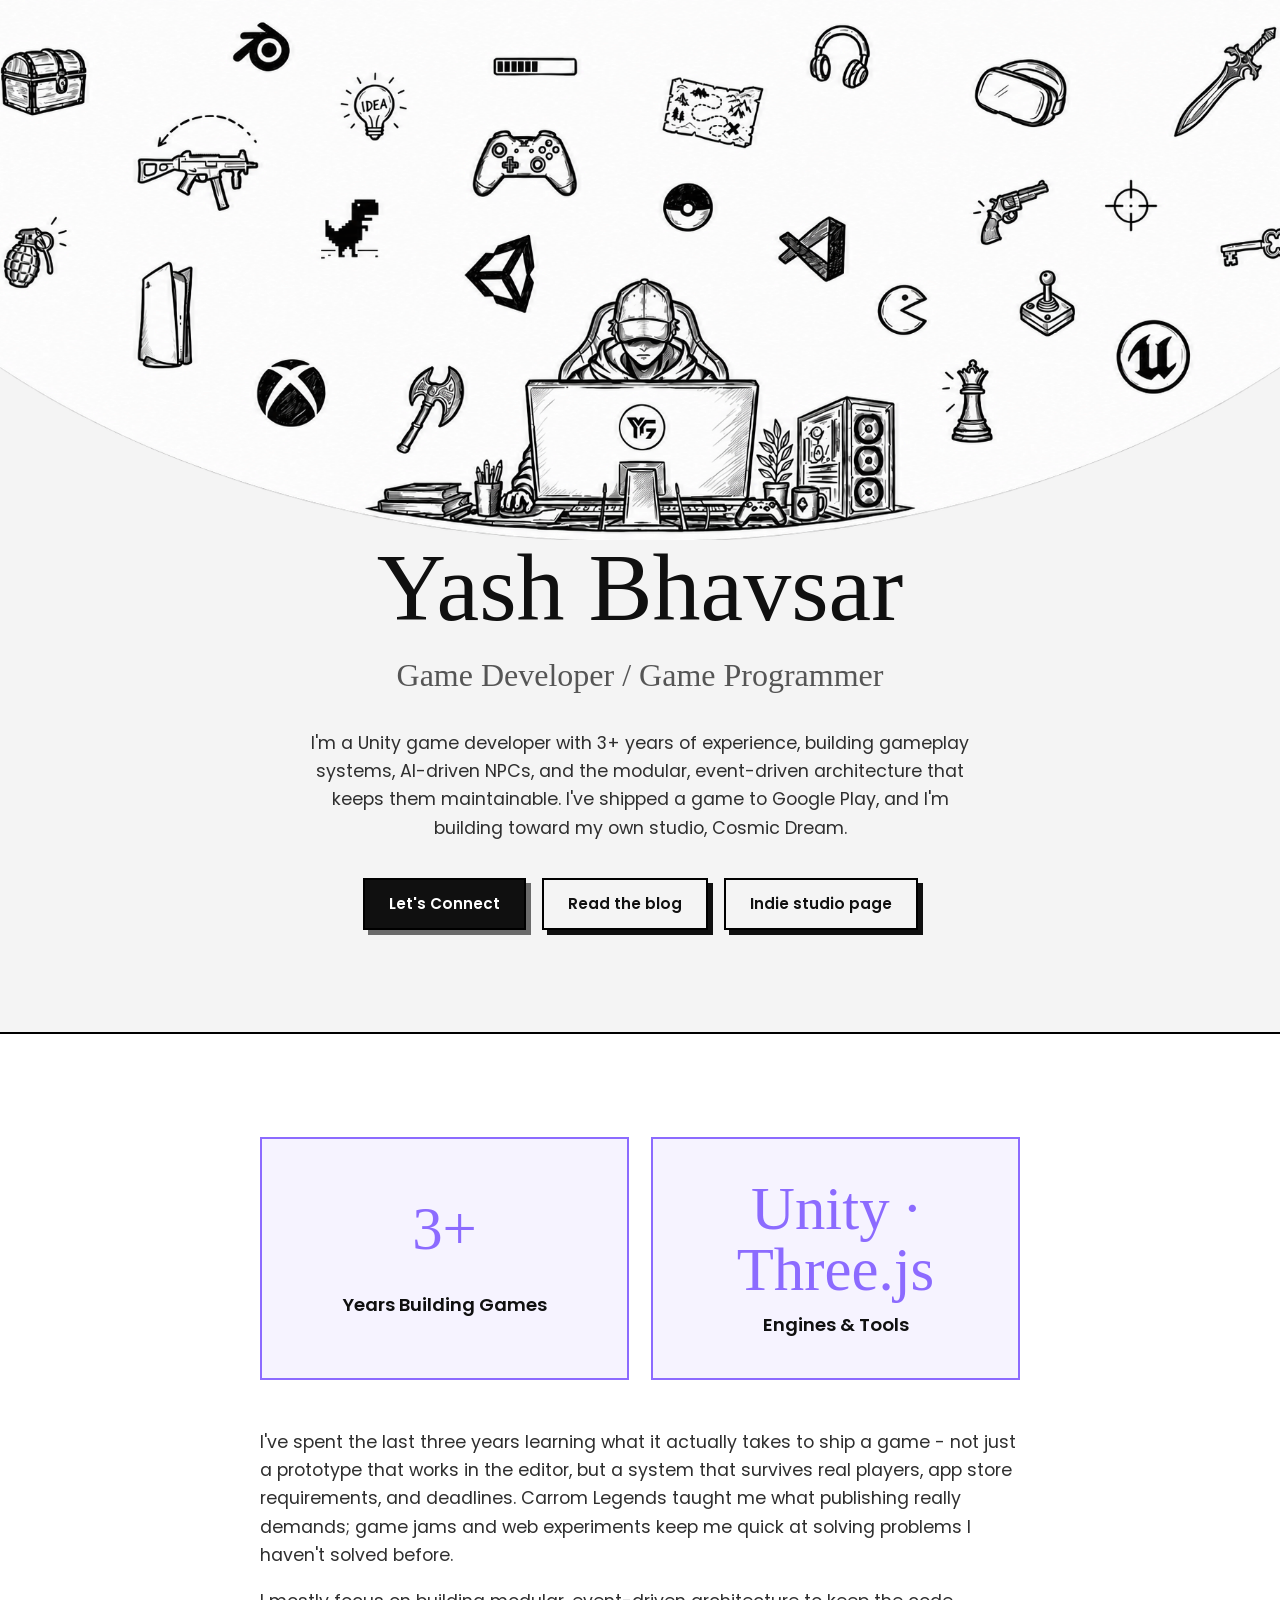
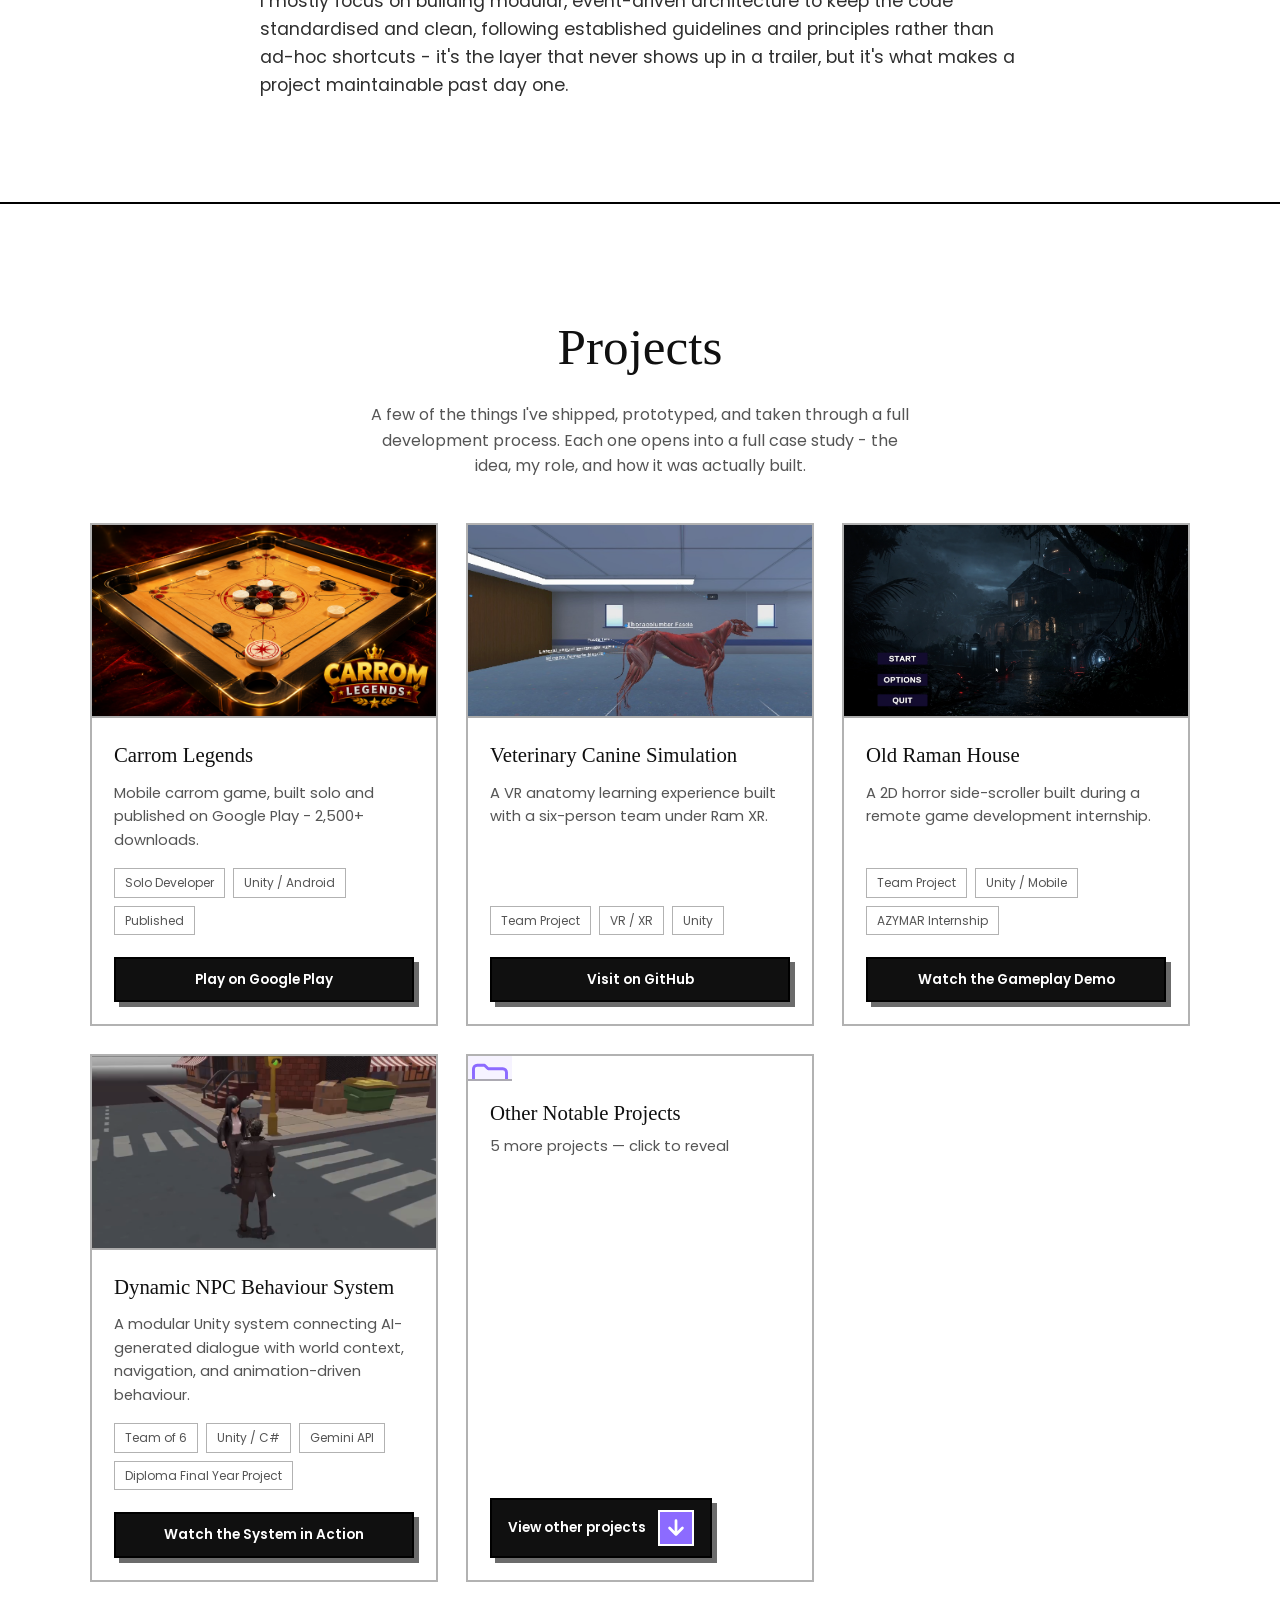
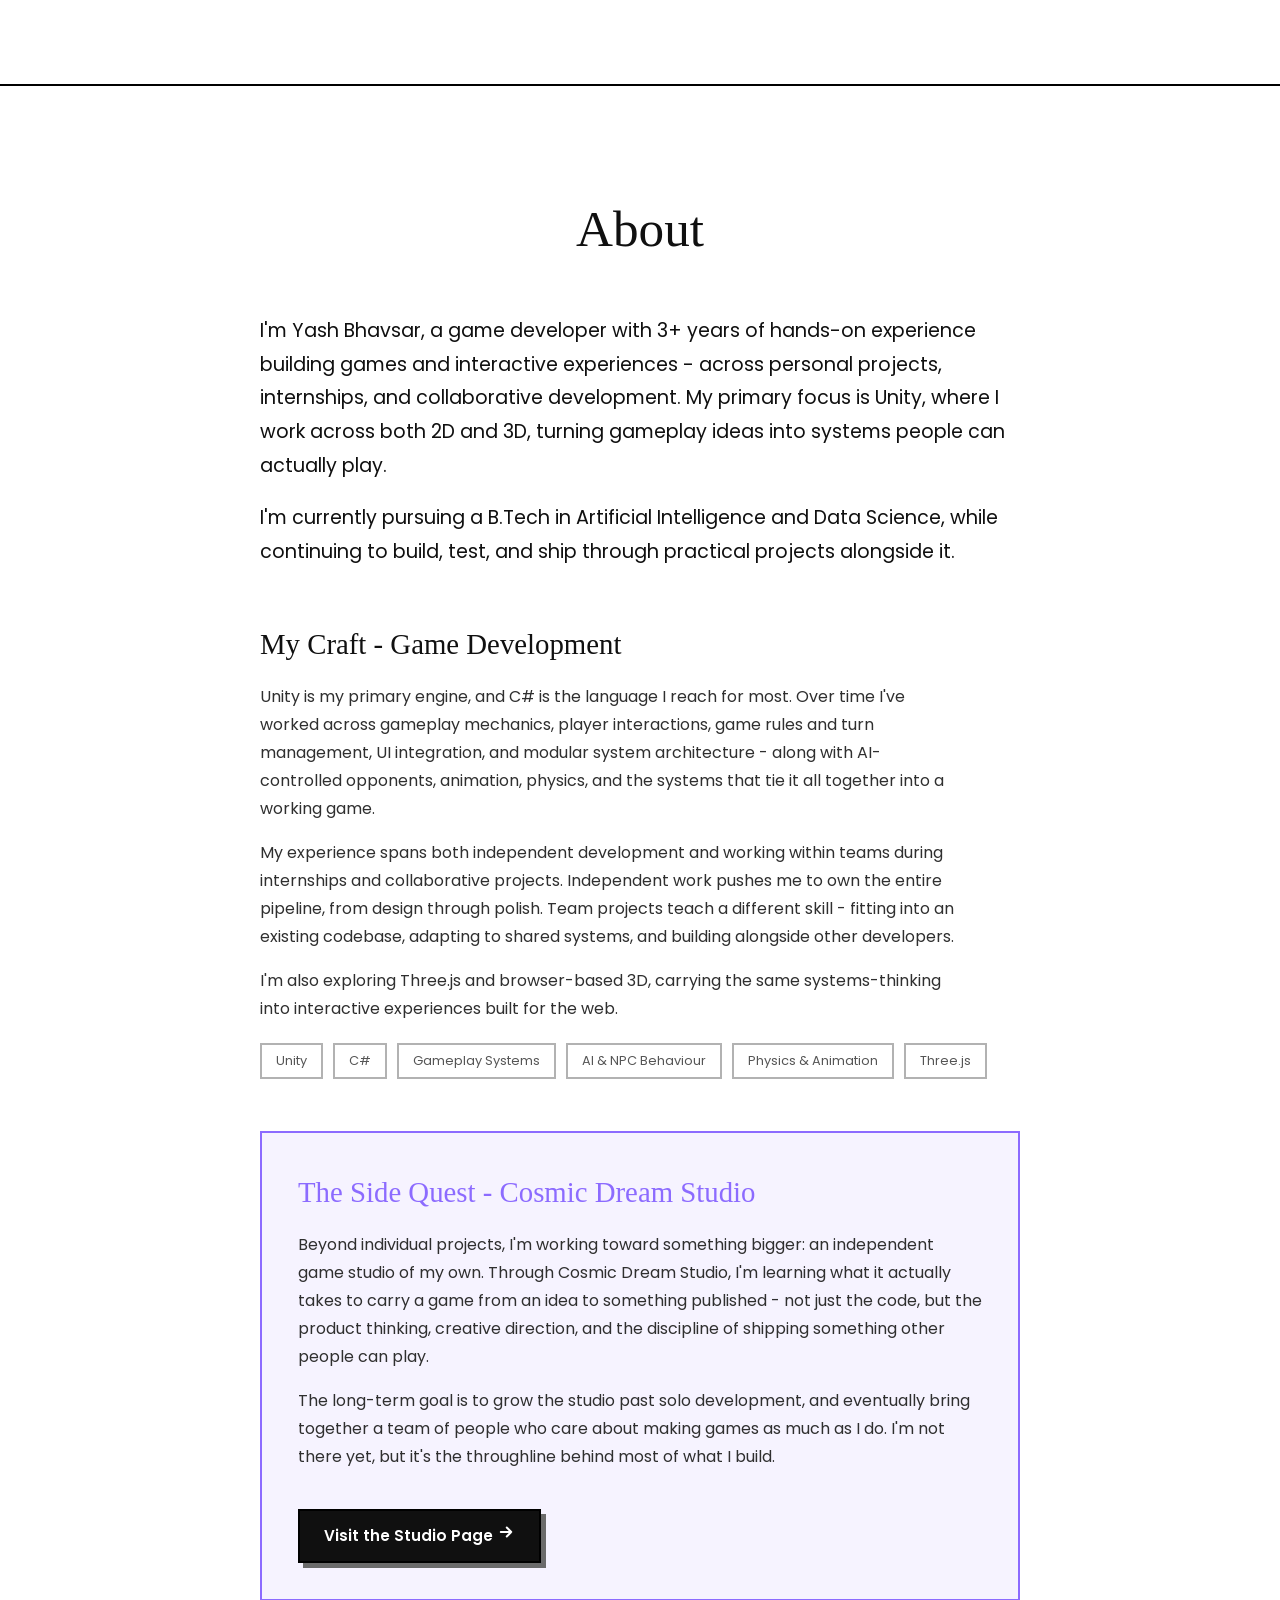
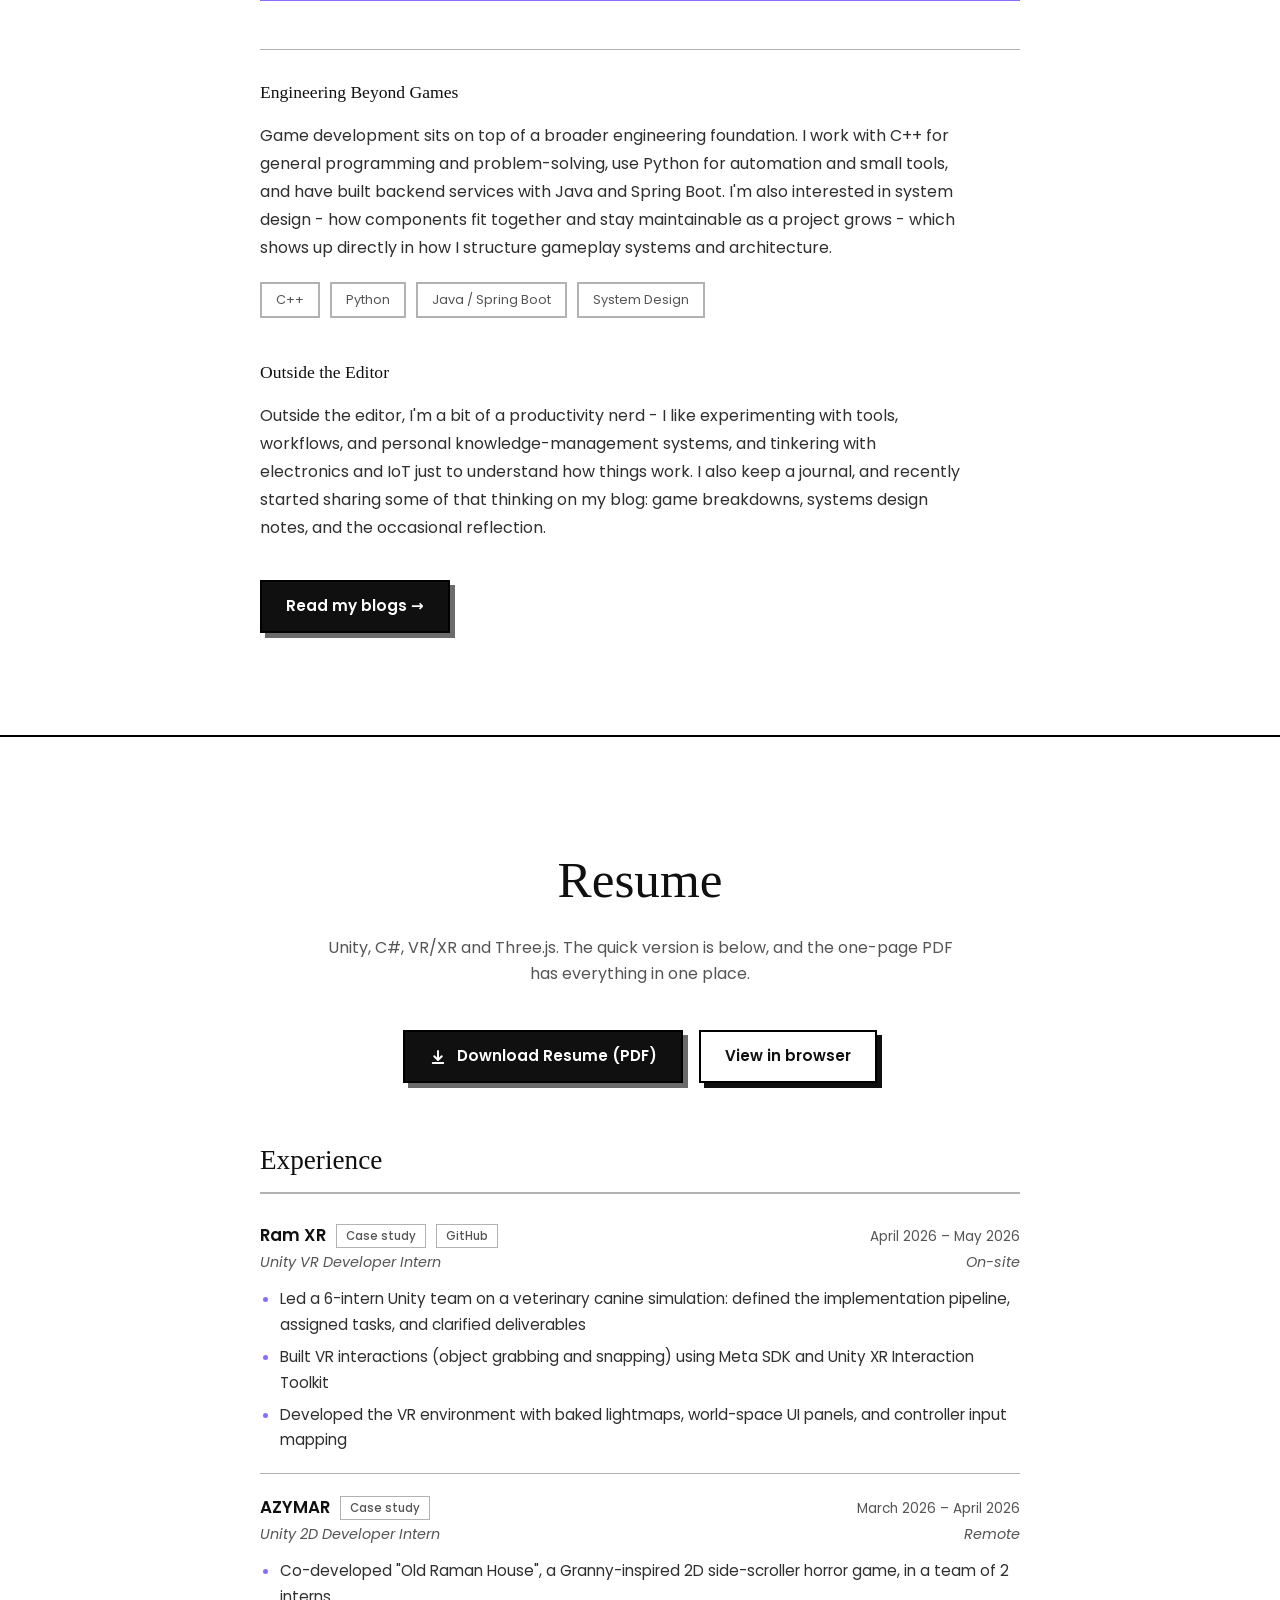
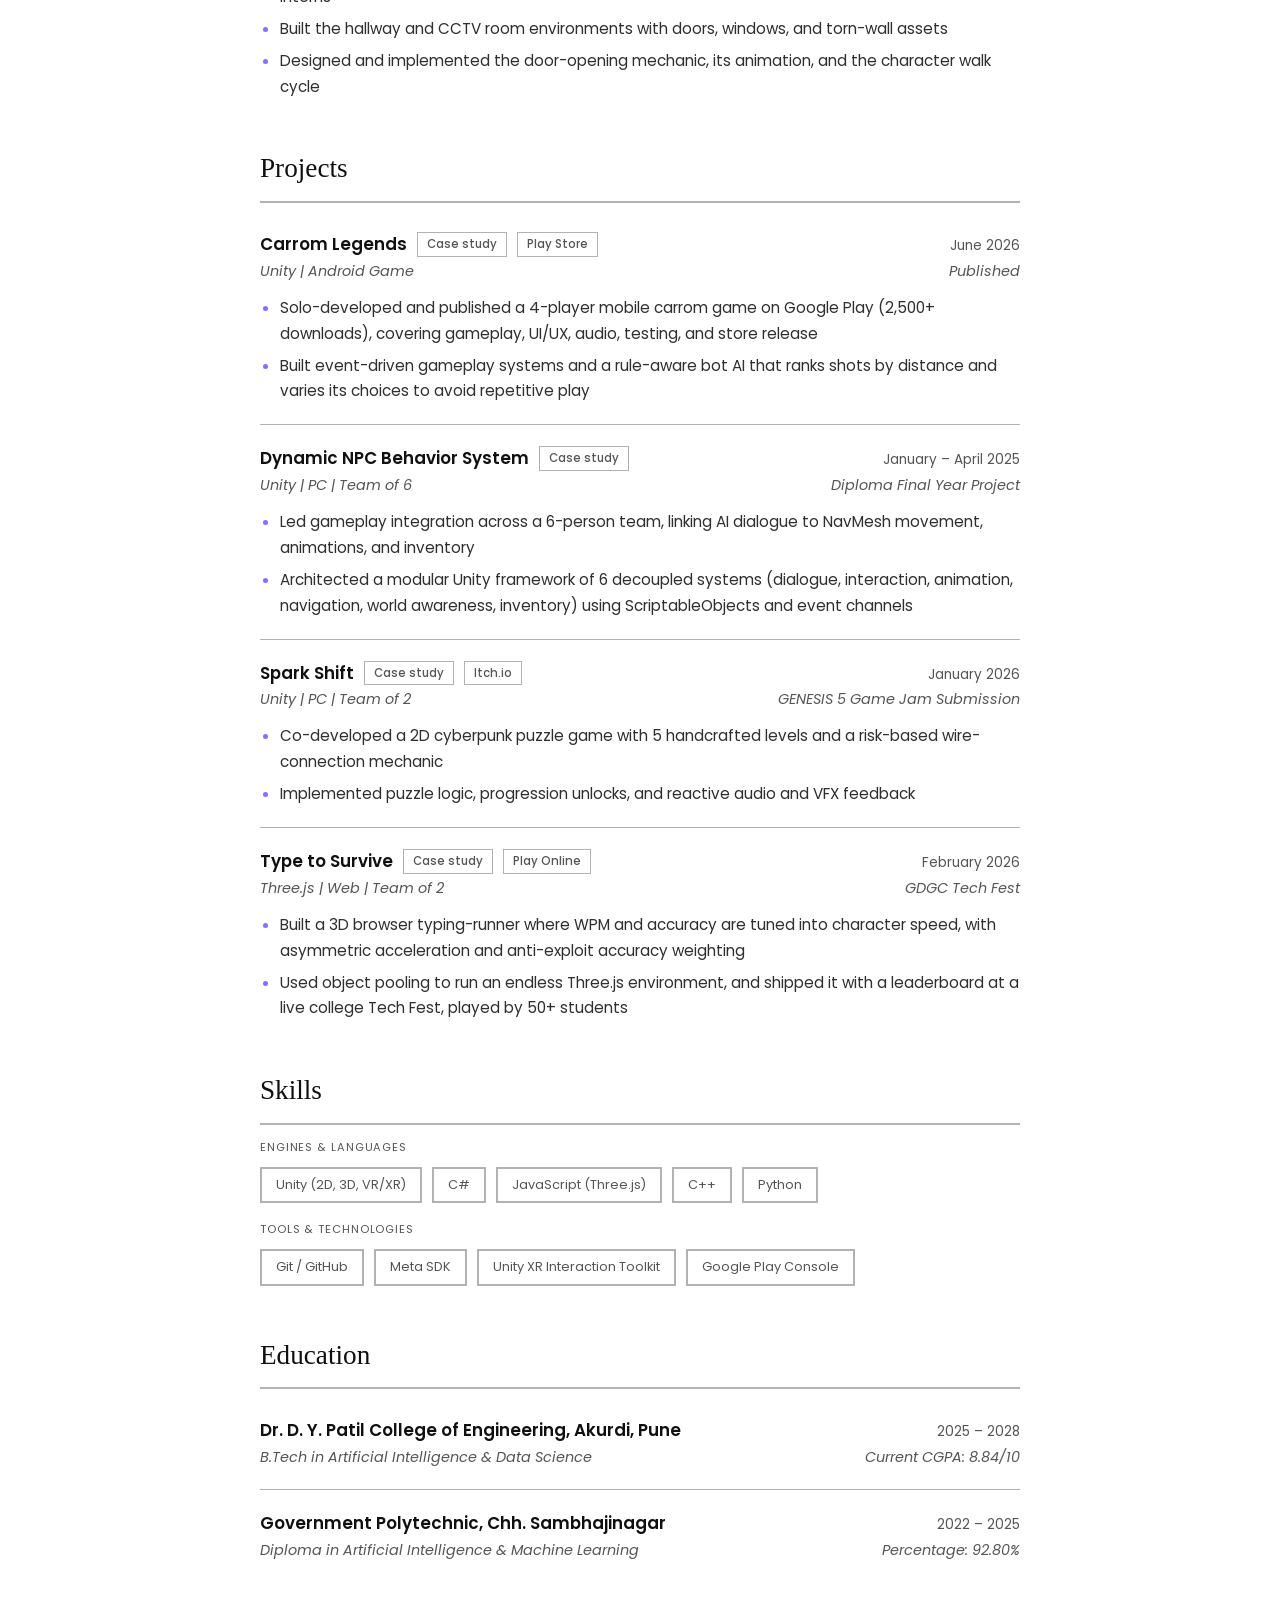
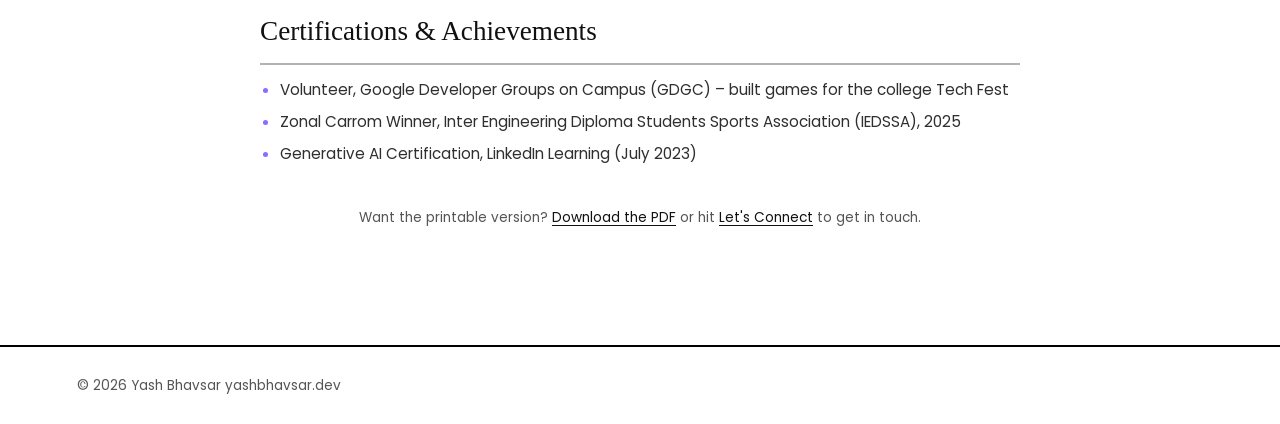
<file: index.html>
<!doctype html>
<html lang="en"
    data-theme="light">

<head>
    <meta charset="UTF-8" />
    <meta name="viewport"
        content="width=device-width, initial-scale=1" />
    <title>Yash Bhavsar - Game Developer / Game Programmer</title>
    <meta name="description"
        content="Portfolio of Yash Bhavsar, game developer and game programmer." />

    <link rel="preconnect"
        href="https://fonts.googleapis.com" />
    <link rel="preconnect"
        href="https://fonts.gstatic.com"
        crossorigin />
    <link href="https://fonts.googleapis.com/css2?family=Permanent+Marker&family=Poppins:wght@400;500;600&display=swap"
        rel="stylesheet" />
    <link rel="stylesheet"
        href="style.css" />
</head>

<body>
    <div data-include="components/header"></div>

    <main id="home">
        <!-- ============ HERO IMAGE ============ -->
        <section class="hero">
            <img src="portfolio-hero-white.png"
                alt="Sketch of a game developer at a desk surrounded by game and engine icons" />
        </section>

        <!-- ============ TITLE + INTRO ============ -->
        <section class="intro">
            <h1>Yash Bhavsar</h1>
            <p class="role">Game Developer / Game Programmer</p>

            <p class="bio">
                I'm a Unity game developer with 3+ years of experience, building
                gameplay systems, AI-driven NPCs, and the modular, event-driven
                architecture that keeps them maintainable. I've shipped a game to
                Google Play, and I'm building toward my own studio, Cosmic Dream.
            </p>

            <div class="cta">
                <a class="btn btn-primary"
                    id="connect-btn"
                    href=""
                    data-open-contact>Let's Connect</a>
                <a class="btn"
                    target="_blank"
                    href="https://blog.yashbhavsar.in">Read the blog</a>
                <a class="btn"
                    target="_blank"
                    href="https://www.cosmicdream.in/">Indie studio page</a>
            </div>
        </section>

        <!-- ============ QUICK STATS + SHORT ABOUT (right after the CTAs) ============ -->
        <section class="section about-section">
            <div class="section-inner">
                <div class="stat-grid">
                    <div class="stat-card">
                        <span class="num">3+</span>
                        <span class="label">Years Building Games</span>
                    </div>
                    <div class="stat-card">
                        <span class="num">Unity · Three.js</span>
                        <span class="label">Engines &amp; Tools</span>
                    </div>
                </div>

                <p>
                    I've spent the last three years learning what it actually
                    takes to ship a game - not just a prototype that works in
                    the editor, but a system that survives real players, app
                    store requirements, and deadlines. Carrom Legends taught
                    me what publishing really demands; game jams and web
                    experiments keep me quick at solving problems I haven't
                    solved before.
                </p>
                <p>
                    I mostly focus on building modular, event-driven
                    architecture to keep the code standardised and clean,
                    following established guidelines and principles rather
                    than ad-hoc shortcuts - it's the layer that never shows
                    up in a trailer, but it's what makes a project
                    maintainable past day one.
                </p>
            </div>
        </section>

        <!-- ============ PROJECTS ============ -->
        <section class="section"
            id="projects">
            <div class="section-heading">
                <h2>Projects</h2>
                <p>
                    A few of the things I've shipped, prototyped, and
                    taken through a full development process. Each one
                    opens into a full case study - the idea, my role, and
                    how it was actually built.
                </p>
            </div>

            <div class="projects-grid"
                id="projects-grid">
                <div class="project-card">
                    <a class="project-card-link"
                        href="projects/carrom-legends.html">
                        <div class="project-thumb">
                            <img src="/assets/carrom-legends/carrom-hero.png"
                                alt="Carrom Legends"
                                loading="lazy" />
                        </div>
                        <div class="project-body">
                            <h3 class="project-title">Carrom Legends</h3>
                            <p class="project-tagline">
                                Mobile carrom game, built solo and
                                published on Google Play - 2,500+
                                downloads.
                            </p>
                            <div class="project-tags">
                                <span class="project-tag">Solo Developer</span>
                                <span class="project-tag">Unity / Android</span>
                                <span class="project-tag">Published</span>
                            </div>
                        </div>
                    </a>
                    <div class="project-cta-row">
                        <a class="btn btn-primary project-cta"
                            href="https://play.google.com/store/apps/details?id=com.cosmicdream.carromlegends"
                            target="_blank"
                            rel="noopener">Play on Google Play</a>
                    </div>
                </div>

                <div class="project-card">
                    <a class="project-card-link"
                        href="projects/canine-simulation.html">
                        <div class="project-thumb">
                            <img src="/assets/canine-simulation/canine-hero.jpeg"
                                alt="Veterinary Canine Simulation"
                                loading="lazy" />
                        </div>
                        <div class="project-body">
                            <h3 class="project-title">
                                Veterinary Canine Simulation
                            </h3>
                            <p class="project-tagline">
                                A VR anatomy learning experience built
                                with a six-person team under Ram XR.
                            </p>
                            <div class="project-tags">
                                <span class="project-tag">Team Project</span>
                                <span class="project-tag">VR / XR</span>
                                <span class="project-tag">Unity</span>
                            </div>
                        </div>
                    </a>
                    <div class="project-cta-row">
                        <a class="btn btn-primary project-cta"
                            href="https://github.com/YashBhavsar29/RamXR-Canine">Visit on GitHub</a>
                    </div>
                </div>

                <div class="project-card">
                    <a class="project-card-link"
                        href="projects/old-raman-house.html">
                        <div class="project-thumb">
                            <img src="/assets/old-raman-house/raman-hero.png"
                                alt="Old Raman House"
                                loading="lazy" />
                        </div>
                        <div class="project-body">
                            <h3 class="project-title">
                                Old Raman House
                            </h3>
                            <p class="project-tagline">
                                A 2D horror side-scroller built during a
                                remote game development internship.
                            </p>
                            <div class="project-tags">
                                <span class="project-tag">Team Project</span>
                                <span class="project-tag">Unity / Mobile</span>
                                <span class="project-tag">AZYMAR Internship</span>
                            </div>
                        </div>
                    </a>
                    <div class="project-cta-row">
                        <a class="btn btn-primary project-cta"
                            href="projects/old-raman-house.html#demo-video">Watch the Gameplay Demo</a>
                    </div>
                </div>

                <div class="project-card">
                    <a class="project-card-link"
                        href="projects/dynamic-npc-system.html">
                        <div class="project-thumb">
                            <img src="/assets/fate-of-eclipse/hero.png"
                                alt="Dynamic NPC Behaviour System"
                                loading="lazy" />
                        </div>
                        <div class="project-body">
                            <h3 class="project-title">
                                Dynamic NPC Behaviour System
                            </h3>
                            <p class="project-tagline">
                                A modular Unity system connecting
                                AI-generated dialogue with world context,
                                navigation, and animation-driven
                                behaviour.
                            </p>
                            <div class="project-tags">
                                <span class="project-tag">Team of 6</span>
                                <span class="project-tag">Unity / C#</span>
                                <span class="project-tag">Gemini API</span>
                                <span class="project-tag">Diploma Final Year Project</span>
                            </div>
                        </div>
                    </a>
                    <div class="project-cta-row">
                        <a class="btn btn-primary project-cta"
                            href="projects/dynamic-npc-system.html#demo-video">Watch the System in Action</a>
                    </div>
                </div>

                <!-- ============ OTHER NOTABLE PROJECTS (collapsed into the grid) ============ -->
                <button class="project-card project-card--other"
                    id="other-toggle"
                    type="button"
                    aria-expanded="false"
                    aria-controls="other-projects">
                    <div class="project-thumb project-thumb--other">
                        <svg viewBox="0 0 24 24">
                            <path d="M3 7a2 2 0 0 1 2-2h4l2 2h8a2 2 0 0 1 2 2v9a2 2 0 0 1-2 2H5a2 2 0 0 1-2-2V7z" />
                        </svg>
                    </div>
                    <div class="project-body">
                        <h3 class="project-title">
                            Other Notable Projects
                        </h3>
                        <p class="project-tagline"
                            id="other-toggle-copy">
                            Smaller builds and systems worth a look.
                        </p>
                    </div>
                    <div class="project-cta-row">
                        <span class="btn btn-primary project-cta other-toggle-btn">
                            <span class="label-closed">View other projects</span>
                            <span class="label-open">Hide other projects</span>
                            <span class="other-toggle-arrow">
                                <svg class="other-toggle-chevron"
                                    viewBox="0 0 24 24">
                                    <path d="M12 4v15M5 12l7 7 7-7" />
                                </svg>
                            </span>
                        </span>
                    </div>
                </button>

                <div class="project-card other-project"
                    id="other-projects"
                    hidden>
                    <a class="project-card-link"
                        href="projects/kitchen-chaos.html">
                        <div class="project-thumb">
                            <img src="/assets/kitchen-chaos/hero.png"
                                alt="Kitchen Chaos"
                                loading="lazy" />
                        </div>
                        <div class="project-body">
                            <h3 class="project-title">
                                Kitchen Chaos
                            </h3>
                            <p class="project-tagline">
                                An Overcooked-style cooking game built from
                                scratch in Unity while learning
                                production-style game architecture.
                            </p>
                            <div class="project-tags">
                                <span class="project-tag">Solo Developer</span>
                                <span class="project-tag">Unity 3D / C#</span>
                                <span class="project-tag">Code Monkey Course</span>
                            </div>
                        </div>
                    </a>
                    <div class="project-cta-row">
                        <a class="btn btn-primary project-cta"
                            href="https://lnkd.in/p/dfa5MJJr"
                            target="_blank"
                            rel="noopener">See on LinkedIn</a>
                    </div>
                </div>

                <div class="project-card other-project"
                    hidden>
                    <a class="project-card-link"
                        href="projects/cube-runner.html">
                        <div class="project-thumb">
                            <img src="/assets/cube-runner/hero.png"
                                alt="Cube Runner"
                                loading="lazy" />
                        </div>
                        <div class="project-body">
                            <h3 class="project-title">
                                Cube Runner
                            </h3>
                            <p class="project-tagline">
                                A physics-driven 3D obstacle runner built in
                                Unity through hands-on practice alongside
                                Brackeys' beginner tutorials.
                            </p>
                            <div class="project-tags">
                                <span class="project-tag">Solo Learning Project</span>
                                <span class="project-tag">Unity 3D / PC</span>
                                <span class="project-tag">Brackeys Beginner Series</span>
                            </div>
                        </div>
                    </a>
                    <div class="project-cta-row">
                        <a class="btn btn-primary project-cta"
                            href="https://lnkd.in/p/dF8q9D7K"
                            target="_blank"
                            rel="noopener">See on LinkedIn</a>
                    </div>
                </div>

                <div class="project-card other-project"
                    hidden>
                    <a class="project-card-link"
                        href="projects/type-to-survive.html">
                        <div class="project-thumb">
                            <img src="/assets/type-to-survive/hero.png"
                                alt="Type to Survive"
                                loading="lazy" />
                        </div>
                        <div class="project-body">
                            <h3 class="project-title">
                                Type to Survive
                            </h3>
                            <p class="project-tagline">
                                A Stranger Things–inspired typing runner
                                built for the web, where every keystroke
                                decides how far Max runs.
                            </p>
                            <div class="project-tags">
                                <span class="project-tag">Team of 2</span>
                                <span class="project-tag">Web / Three.js</span>
                                <span class="project-tag">GDGC Tech Fest</span>
                            </div>
                        </div>
                    </a>
                    <div class="project-cta-row">
                        <a class="btn btn-primary project-cta"
                            href="https://type-to-servive.vercel.app/"
                            target="_blank"
                            rel="noopener">Play Online</a>
                    </div>
                </div>

                <div class="project-card other-project"
                    hidden>
                    <a class="project-card-link"
                        href="projects/spark-shift.html">
                        <div class="project-thumb">
                            <img src="/assets/spark-shift/hero.png"
                                alt="Spark Shift"
                                loading="lazy" />
                        </div>
                        <div class="project-body">
                            <h3 class="project-title">
                                Spark Shift
                            </h3>
                            <p class="project-tagline">
                                A 2D cyberpunk electric puzzle where one
                                wrong wire triggers an explosion and leaves
                                the city in the dark.
                            </p>
                            <div class="project-tags">
                                <span class="project-tag">Team of 2</span>
                                <span class="project-tag">Unity 2D / PC</span>
                                <span class="project-tag">Genesis 5 Game Jam</span>
                            </div>
                        </div>
                    </a>
                    <div class="project-cta-row">
                        <a class="btn btn-primary project-cta"
                            href="https://manthanbhavsar.itch.io/spark-shift"
                            target="_blank"
                            rel="noopener">Play on Itch.io</a>
                    </div>
                </div>

                <div class="project-card other-project"
                    hidden>
                    <a class="project-card-link"
                        href="projects/python-chess.html">
                        <div class="project-thumb">
                            <img src="/assets/chess/hero.png"
                                alt="2D Chess Game"
                                loading="lazy" />
                        </div>
                        <div class="project-body">
                            <h3 class="project-title">
                                2D Chess Game
                            </h3>
                            <p class="project-tagline">
                                A complete 2D chess game built in Python
                                with Pygame, supporting every chess move in
                                a clean graphical interface.
                            </p>
                            <div class="project-tags">
                                <span class="project-tag">Solo Developer</span>
                                <span class="project-tag">Python / Pygame</span>
                            </div>
                        </div>
                    </a>
                    <div class="project-cta-row">
                        <a class="btn btn-primary project-cta"
                            href="https://github.com/YashBhavsar29/2D-Chess-Game"
                            target="_blank"
                            rel="noopener">Visit on GitHub</a>
                    </div>
                </div>
            </div>
        </section>

        <section class="section bio-section"
            id="about">
            <div class="section-heading">
                <h2>About</h2>
            </div>

            <div class="section-inner">
                <div class="bio-block bio-lead">
                    <p>
                        I'm Yash Bhavsar, a game developer with 3+ years of
                        hands-on experience building games and interactive
                        experiences - across personal projects, internships,
                        and collaborative development. My primary focus is
                        Unity, where I work across both 2D and 3D, turning
                        gameplay ideas into systems people can actually play.
                    </p>
                    <p>
                        I'm currently pursuing a B.Tech in Artificial
                        Intelligence and Data Science, while continuing to
                        build, test, and ship through practical projects
                        alongside it.
                    </p>
                </div>

                <div class="bio-block">
                    <h3 class="bio-heading">My Craft - Game Development</h3>
                    <p>
                        Unity is my primary engine, and C# is the language I
                        reach for most. Over time I've worked across gameplay
                        mechanics, player interactions, game rules and turn
                        management, UI integration, and modular system
                        architecture - along with AI-controlled opponents,
                        animation, physics, and the systems that tie it all
                        together into a working game.
                    </p>
                    <p>
                        My experience spans both independent development and
                        working within teams during internships and
                        collaborative projects. Independent work pushes me to
                        own the entire pipeline, from design through polish.
                        Team projects teach a different skill - fitting into
                        an existing codebase, adapting to shared systems, and
                        building alongside other developers.
                    </p>
                    <p>
                        I'm also exploring Three.js and browser-based 3D,
                        carrying the same systems-thinking into interactive
                        experiences built for the web.
                    </p>
                    <div class="bio-tags">
                        <span class="bio-tag">Unity</span>
                        <span class="bio-tag">C#</span>
                        <span class="bio-tag">Gameplay Systems</span>
                        <span class="bio-tag">AI &amp; NPC Behaviour</span>
                        <span class="bio-tag">Physics &amp; Animation</span>
                        <span class="bio-tag">Three.js</span>
                    </div>
                </div>

                <!-- Replace the whole <div class="bio-callout"> ... </div> block in index.html with this.
     Update href="/studio" to your real studio page URL. -->
                <div class="bio-callout">
                    <h3 class="bio-heading">
                        The Side Quest - Cosmic Dream Studio
                    </h3>
                    <p>
                        Beyond individual projects, I'm working toward
                        something bigger: an independent game studio of my
                        own. Through Cosmic Dream Studio, I'm learning what it
                        actually takes to carry a game from an idea to
                        something published - not just the code, but the
                        product thinking, creative direction, and the
                        discipline of shipping something other people can
                        play.
                    </p>
                    <p>
                        The long-term goal is to grow the studio past solo
                        development, and eventually bring together a team of
                        people who care about making games as much as I do.
                        I'm not there yet, but it's the throughline behind
                        most of what I build.
                    </p>
                    <a class="btn btn-primary bio-cta bio-cta--arrow"
                        target="_blank"
                        href="https://www.cosmicdream.in/">
                        Visit the Studio Page
                        <svg class="bio-cta-arrow"
                            viewBox="0 0 24 24"
                            aria-hidden="true">
                            <path d="M5 12h14M13 6l6 6-6 6" />
                        </svg>
                    </a>
                </div>

                <div class="bio-block bio-block--compact">
                    <h3 class="bio-heading bio-heading--small">
                        Engineering Beyond Games
                    </h3>
                    <p>
                        Game development sits on top of a broader engineering
                        foundation. I work with C++ for general programming
                        and problem-solving, use Python for automation and
                        small tools, and have built backend services with
                        Java and Spring Boot. I'm also interested in system
                        design - how components fit together and stay
                        maintainable as a project grows - which shows up
                        directly in how I structure gameplay systems and
                        architecture.
                    </p>
                    <div class="bio-tags">
                        <span class="bio-tag">C++</span>
                        <span class="bio-tag">Python</span>
                        <span class="bio-tag">Java / Spring Boot</span>
                        <span class="bio-tag">System Design</span>
                    </div>
                </div>

                <div class="bio-block bio-block--small">
                    <h3 class="bio-heading bio-heading--small">
                        Outside the Editor
                    </h3>
                    <p>
                        Outside the editor, I'm a bit of a productivity nerd
                        - I like experimenting with tools, workflows, and
                        personal knowledge-management systems, and tinkering
                        with electronics and IoT just to understand how
                        things work. I also keep a journal, and recently
                        started sharing some of that thinking on my blog:
                        game breakdowns, systems design notes, and the
                        occasional reflection.
                    </p>
                    <a class="btn btn-primary bio-cta"
                        target="_blank"
                        href="https://blog.yashbhavsar.in">Read my blogs →</a>
                </div>
            </div>
        </section>


        <section class="section resume-section"
            id="resume">
            <div class="section-heading">
                <h2>Resume</h2>
                <p>
                    Unity, C#, VR/XR and Three.js. The quick version is below, and
                    the one-page PDF has everything in one place.
                </p>
            </div>

            <div class="resume-actions">
                <a class="btn btn-primary resume-btn"
                    href="/assets/resume/Yash_Bhavsar_Resume.pdf"
                    download="Yash_Bhavsar_Resume.pdf">
                    <svg viewBox="0 0 24 24"
                        aria-hidden="true">
                        <path d="M12 4v11M7 11l5 5 5-5M5 20h14" />
                    </svg>
                    Download Resume (PDF)
                </a>
                <a class="btn"
                    href="/assets/resume/Yash_Bhavsar_Resume.pdf"
                    target="_blank"
                    rel="noopener">View in browser</a>
            </div>

            <div class="section-inner">
                <!-- ============ EXPERIENCE ============ -->
                <div class="resume-block">
                    <h3 class="resume-heading">Experience</h3>

                    <div class="resume-item">
                        <div class="resume-item-head">
                            <h4 class="resume-item-title">
                                Ram XR
                                <a class="resume-link"
                                    href="projects/canine-simulation.html">Case study</a>
                                <a class="resume-link"
                                    href="https://github.com/YashBhavsar29/RamXR-Canine"
                                    target="_blank"
                                    rel="noopener">GitHub</a>
                            </h4>
                            <span class="resume-date">April 2026 – May 2026</span>
                        </div>
                        <p class="resume-item-sub">
                            <span>Unity VR Developer Intern</span>
                            <span>On-site</span>
                        </p>
                        <ul class="resume-points">
                            <li>Led a 6-intern Unity team on a veterinary canine simulation: defined the implementation
                                pipeline, assigned tasks, and clarified deliverables</li>
                            <li>Built VR interactions (object grabbing and snapping) using Meta SDK and Unity XR
                                Interaction Toolkit</li>
                            <li>Developed the VR environment with baked lightmaps, world-space UI panels, and controller
                                input mapping</li>
                        </ul>
                    </div>

                    <div class="resume-item">
                        <div class="resume-item-head">
                            <h4 class="resume-item-title">
                                AZYMAR
                                <a class="resume-link"
                                    href="projects/old-raman-house.html">Case study</a>
                            </h4>
                            <span class="resume-date">March 2026 – April 2026</span>
                        </div>
                        <p class="resume-item-sub">
                            <span>Unity 2D Developer Intern</span>
                            <span>Remote</span>
                        </p>
                        <ul class="resume-points">
                            <li>Co-developed "Old Raman House", a Granny-inspired 2D side-scroller horror game, in a
                                team of 2 interns</li>
                            <li>Built the hallway and CCTV room environments with doors, windows, and torn-wall assets
                            </li>
                            <li>Designed and implemented the door-opening mechanic, its animation, and the character
                                walk cycle</li>
                        </ul>
                    </div>
                </div>

                <!-- ============ PROJECTS ============ -->
                <div class="resume-block">
                    <h3 class="resume-heading">Projects</h3>

                    <div class="resume-item">
                        <div class="resume-item-head">
                            <h4 class="resume-item-title">
                                Carrom Legends
                                <a class="resume-link"
                                    href="projects/carrom-legends.html">Case study</a>
                                <a class="resume-link"
                                    href="https://play.google.com/store/apps/details?id=com.cosmicdream.carromlegends"
                                    target="_blank"
                                    rel="noopener">Play Store</a>
                            </h4>
                            <span class="resume-date">June 2026</span>
                        </div>
                        <p class="resume-item-sub">
                            <span>Unity | Android Game</span>
                            <span>Published</span>
                        </p>
                        <ul class="resume-points">
                            <li>Solo-developed and published a 4-player mobile carrom game on Google Play (2,500+
                                downloads), covering gameplay, UI/UX, audio, testing, and store release</li>
                            <li>Built event-driven gameplay systems and a rule-aware bot AI that ranks shots by distance
                                and varies its choices to avoid repetitive play</li>
                        </ul>
                    </div>

                    <div class="resume-item">
                        <div class="resume-item-head">
                            <h4 class="resume-item-title">
                                Dynamic NPC Behavior System
                                <a class="resume-link"
                                    href="projects/dynamic-npc-system.html">Case study</a>
                            </h4>
                            <span class="resume-date">January – April 2025</span>
                        </div>
                        <p class="resume-item-sub">
                            <span>Unity | PC | Team of 6</span>
                            <span>Diploma Final Year Project</span>
                        </p>
                        <ul class="resume-points">
                            <li>Led gameplay integration across a 6-person team, linking AI dialogue to NavMesh
                                movement, animations, and inventory</li>
                            <li>Architected a modular Unity framework of 6 decoupled systems (dialogue, interaction,
                                animation, navigation, world awareness, inventory) using ScriptableObjects and event
                                channels</li>
                        </ul>
                    </div>

                    <div class="resume-item">
                        <div class="resume-item-head">
                            <h4 class="resume-item-title">
                                Spark Shift
                                <a class="resume-link"
                                    href="projects/spark-shift.html">Case study</a>
                                <a class="resume-link"
                                    href="https://manthanbhavsar.itch.io/spark-shift"
                                    target="_blank"
                                    rel="noopener">Itch.io</a>
                            </h4>
                            <span class="resume-date">January 2026</span>
                        </div>
                        <p class="resume-item-sub">
                            <span>Unity | PC | Team of 2</span>
                            <span>GENESIS 5 Game Jam Submission</span>
                        </p>
                        <ul class="resume-points">
                            <li>Co-developed a 2D cyberpunk puzzle game with 5 handcrafted levels and a risk-based
                                wire-connection mechanic</li>
                            <li>Implemented puzzle logic, progression unlocks, and reactive audio and VFX feedback</li>
                        </ul>
                    </div>

                    <div class="resume-item">
                        <div class="resume-item-head">
                            <h4 class="resume-item-title">
                                Type to Survive
                                <a class="resume-link"
                                    href="projects/type-to-survive.html">Case study</a>
                                <a class="resume-link"
                                    href="https://type-to-servive.vercel.app/"
                                    target="_blank"
                                    rel="noopener">Play Online</a>
                            </h4>
                            <span class="resume-date">February 2026</span>
                        </div>
                        <p class="resume-item-sub">
                            <span>Three.js | Web | Team of 2</span>
                            <span>GDGC Tech Fest</span>
                        </p>
                        <ul class="resume-points">
                            <li>Built a 3D browser typing-runner where WPM and accuracy are tuned into character speed,
                                with asymmetric acceleration and anti-exploit accuracy weighting</li>
                            <li>Used object pooling to run an endless Three.js environment, and shipped it with a
                                leaderboard at a live college Tech Fest, played by 50+ students</li>
                        </ul>
                    </div>
                </div>

                <!-- ============ SKILLS ============ -->
                <div class="resume-block resume-skills">
                    <h3 class="resume-heading">Skills</h3>

                    <p class="resume-skill-label">Engines &amp; Languages</p>
                    <div class="bio-tags">
                        <span class="bio-tag">Unity (2D, 3D, VR/XR)</span>
                        <span class="bio-tag">C#</span>
                        <span class="bio-tag">JavaScript (Three.js)</span>
                        <span class="bio-tag">C++</span>
                        <span class="bio-tag">Python</span>
                    </div>

                    <p class="resume-skill-label">Tools &amp; Technologies</p>
                    <div class="bio-tags">
                        <span class="bio-tag">Git / GitHub</span>
                        <span class="bio-tag">Meta SDK</span>
                        <span class="bio-tag">Unity XR Interaction Toolkit</span>
                        <span class="bio-tag">Google Play Console</span>
                    </div>
                </div>

                <!-- ============ EDUCATION ============ -->
                <div class="resume-block">
                    <h3 class="resume-heading">Education</h3>

                    <div class="resume-item">
                        <div class="resume-item-head">
                            <h4 class="resume-item-title">Dr. D. Y. Patil College of Engineering, Akurdi, Pune</h4>
                            <span class="resume-date">2025 – 2028</span>
                        </div>
                        <p class="resume-item-sub">
                            <span>B.Tech in Artificial Intelligence &amp; Data Science</span>
                            <span>Current CGPA: 8.84/10</span>
                        </p>
                    </div>

                    <div class="resume-item">
                        <div class="resume-item-head">
                            <h4 class="resume-item-title">Government Polytechnic, Chh. Sambhajinagar</h4>
                            <span class="resume-date">2022 – 2025</span>
                        </div>
                        <p class="resume-item-sub">
                            <span>Diploma in Artificial Intelligence &amp; Machine Learning</span>
                            <span>Percentage: 92.80%</span>
                        </p>
                    </div>
                </div>

                <!-- ============ CERTIFICATIONS & ACHIEVEMENTS ============ -->
                <div class="resume-block">
                    <h3 class="resume-heading">Certifications &amp; Achievements</h3>
                    <ul class="resume-points">
                        <li>Volunteer, Google Developer Groups on Campus (GDGC) – built games for the college Tech Fest
                        </li>
                        <li>Zonal Carrom Winner, Inter Engineering Diploma Students Sports Association (IEDSSA), 2025
                        </li>
                        <li>Generative AI Certification, LinkedIn Learning (July 2023)</li>
                    </ul>
                </div>

                <p class="resume-note">
                    Want the printable version?
                    <a href="/assets/resume/Yash_Bhavsar_Resume.pdf"
                        download="Yash_Bhavsar_Resume.pdf">Download the PDF</a>
                    or hit
                    <a href="#connect-btn">Let's Connect</a>
                    to get in touch.
                </p>
            </div>
        </section>
    </main>


    <div class="contact-modal"
        id="contact-modal"
        role="dialog"
        aria-modal="true"
        aria-labelledby="contact-title"
        hidden>
        <div class="contact-panel">
            <button class="contact-close"
                type="button"
                aria-label="Close">
                <svg viewBox="0 0 24 24"
                    aria-hidden="true">
                    <path d="M6 6l12 12M18 6L6 18" />
                </svg>
            </button>

            <h2 class="contact-title"
                id="contact-title">Let's Connect</h2>
            <p class="contact-sub">
                Collaborations, game dev chats, or just to say hi.
            </p>

            <ul class="contact-list">
                <li>
                    <a class="contact-row contact-row--email"
                        href="mailto:yashbhavsar.dev2007@gmail.com">
                        <span class="contact-icon">
                            <svg viewBox="0 0 24 24"
                                aria-hidden="true">
                                <rect x="3"
                                    y="5"
                                    width="18"
                                    height="14"
                                    rx="2" />
                                <path d="M3 7l9 6 9-6" />
                            </svg>
                        </span>
                        <span class="contact-text">
                            <span class="contact-label">Email</span>
                            <span class="contact-handle">yashbhavsar.dev2007@gmail.com</span>
                        </span>
                        <svg class="contact-go"
                            viewBox="0 0 24 24"
                            aria-hidden="true">
                            <path d="M5 12h14M13 6l6 6-6 6" />
                        </svg>
                    </a>
                </li>

                <li>
                    <a class="contact-row contact-row--linkedin"
                        href="https://www.linkedin.com/in/YashBhavsar29"
                        target="_blank"
                        rel="noopener">
                        <span class="contact-icon">
                            <svg viewBox="0 0 24 24"
                                aria-hidden="true">
                                <path
                                    d="M16 8a6 6 0 0 1 6 6v7h-4v-7a2 2 0 0 0-2-2 2 2 0 0 0-2 2v7h-4v-7a6 6 0 0 1 6-6z" />
                                <rect x="2"
                                    y="9"
                                    width="4"
                                    height="12" />
                                <circle cx="4"
                                    cy="4"
                                    r="2" />
                            </svg>
                        </span>
                        <span class="contact-text">
                            <span class="contact-label">LinkedIn</span>
                            <span class="contact-handle">linkedin.com/in/YashBhavsar29</span>
                        </span>
                        <svg class="contact-go"
                            viewBox="0 0 24 24"
                            aria-hidden="true">
                            <path d="M5 12h14M13 6l6 6-6 6" />
                        </svg>
                    </a>
                </li>

                <li>
                    <a class="contact-row contact-row--github"
                        href="https://github.com/YashBhavsar29"
                        target="_blank"
                        rel="noopener">
                        <span class="contact-icon">
                            <svg viewBox="0 0 24 24"
                                aria-hidden="true">
                                <path
                                    d="M9 19c-5 1.5-5-2.5-7-3m14 6v-3.87a3.37 3.37 0 0 0-.94-2.61c3.14-.35 6.44-1.54 6.44-7A5.44 5.44 0 0 0 20 4.77 5.07 5.07 0 0 0 19.91 1S18.73.65 16 2.48a13.38 13.38 0 0 0-7 0C6.27.65 5.09 1 5.09 1A5.07 5.07 0 0 0 5 4.77a5.44 5.44 0 0 0-1.5 3.78c0 5.42 3.3 6.61 6.44 7A3.37 3.37 0 0 0 9 18.13V22" />
                            </svg>
                        </span>
                        <span class="contact-text">
                            <span class="contact-label">GitHub</span>
                            <span class="contact-handle">github.com/YashBhavsar29</span>
                        </span>
                        <svg class="contact-go"
                            viewBox="0 0 24 24"
                            aria-hidden="true">
                            <path d="M5 12h14M13 6l6 6-6 6" />
                        </svg>
                    </a>
                </li>

                <li>
                    <a class="contact-row contact-row--instagram"
                        href="https://www.instagram.com/yashbhavsar.29"
                        target="_blank"
                        rel="noopener">
                        <span class="contact-icon">
                            <svg viewBox="0 0 24 24"
                                aria-hidden="true">
                                <rect x="2"
                                    y="2"
                                    width="20"
                                    height="20"
                                    rx="5" />
                                <path d="M16 11.37A4 4 0 1 1 12.63 8 4 4 0 0 1 16 11.37z" />
                                <path d="M17.5 6.5h.01" />
                            </svg>
                        </span>
                        <span class="contact-text">
                            <span class="contact-label">Instagram</span>
                            <span class="contact-handle">instagram.com/yashbhavsar.29</span>
                        </span>
                        <svg class="contact-go"
                            viewBox="0 0 24 24"
                            aria-hidden="true">
                            <path d="M5 12h14M13 6l6 6-6 6" />
                        </svg>
                    </a>
                </li>

                <li>
                    <a class="contact-row contact-row--discord"
                        href="https://discord.com/users/1141379054688284702"
                        target="_blank"
                        rel="noopener">
                        <span class="contact-icon">
                            <svg viewBox="0 0 24 24"
                                aria-hidden="true">
                                <path
                                    d="M7 6c3-1.5 7-1.5 10 0 2 3 3 7 3 11-2 1.5-4 2-5 2l-1-2c-1 .3-3 .3-4 0l-1 2c-1 0-3-.5-5-2 0-4 1-8 3-11z" />
                                <circle cx="9"
                                    cy="12.5"
                                    r="1" />
                                <circle cx="15"
                                    cy="12.5"
                                    r="1" />
                            </svg>
                        </span>
                        <span class="contact-text">
                            <span class="contact-label">Discord</span>
                            <span class="contact-handle">yashbhavsar.29</span>
                        </span>
                        <svg class="contact-go"
                            viewBox="0 0 24 24"
                            aria-hidden="true">
                            <path d="M5 12h14M13 6l6 6-6 6" />
                        </svg>
                    </a>
                </li>
            </ul>
        </div>
    </div>

    <div data-include="components/footer"></div>
    <script src="script.js"></script>
</body>

</html>
</file>
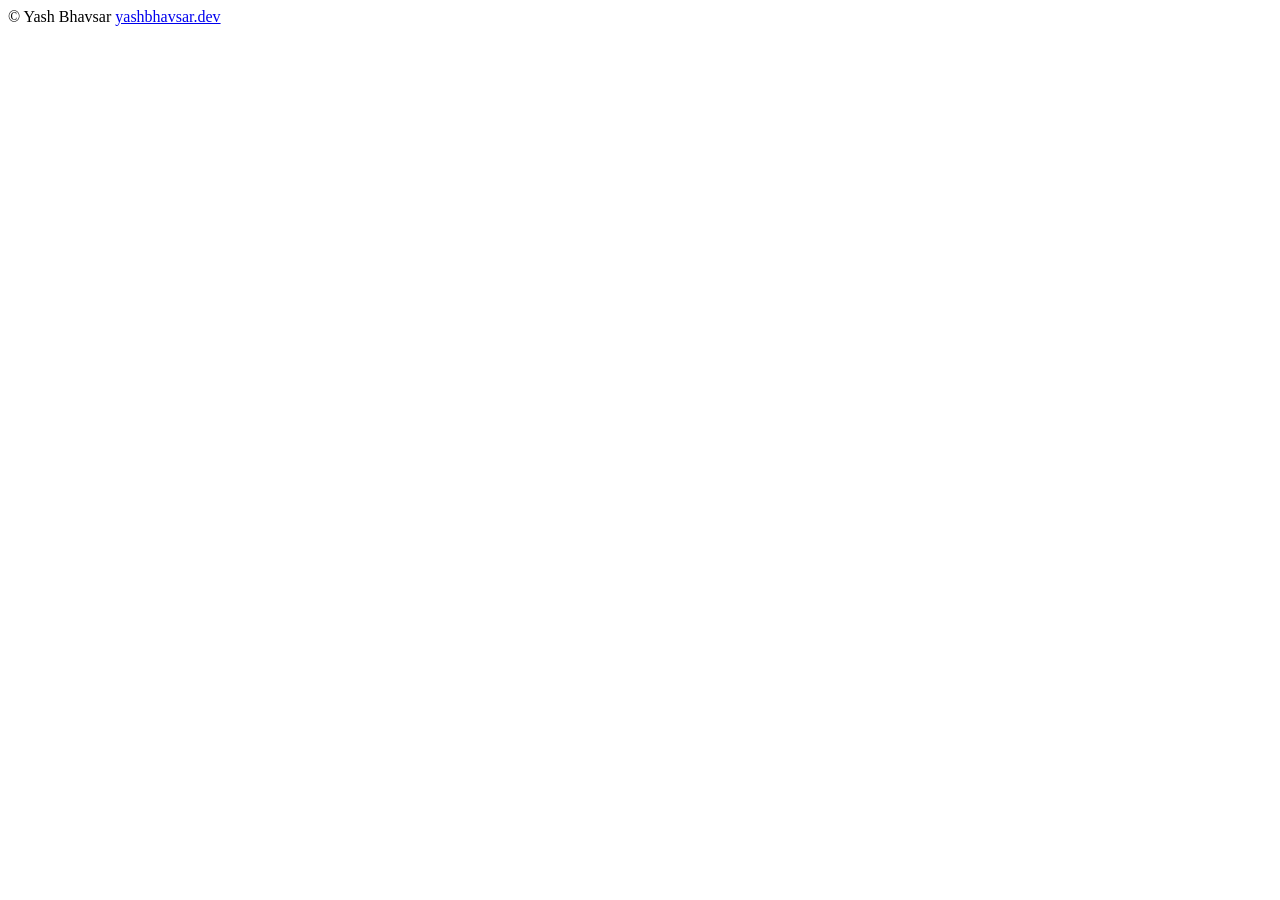
<file: components/footer.html>
<!doctype html>
<html lang="en">
    <head>
        <meta charset="UTF-8" />
        <title>Shared Footer</title>
    </head>
    <body>
<footer>
    <span>© <span id="year"></span> Yash Bhavsar</span>
    <a href="#home">yashbhavsar.dev</a>
</footer>
    </body>
</html>
</file>
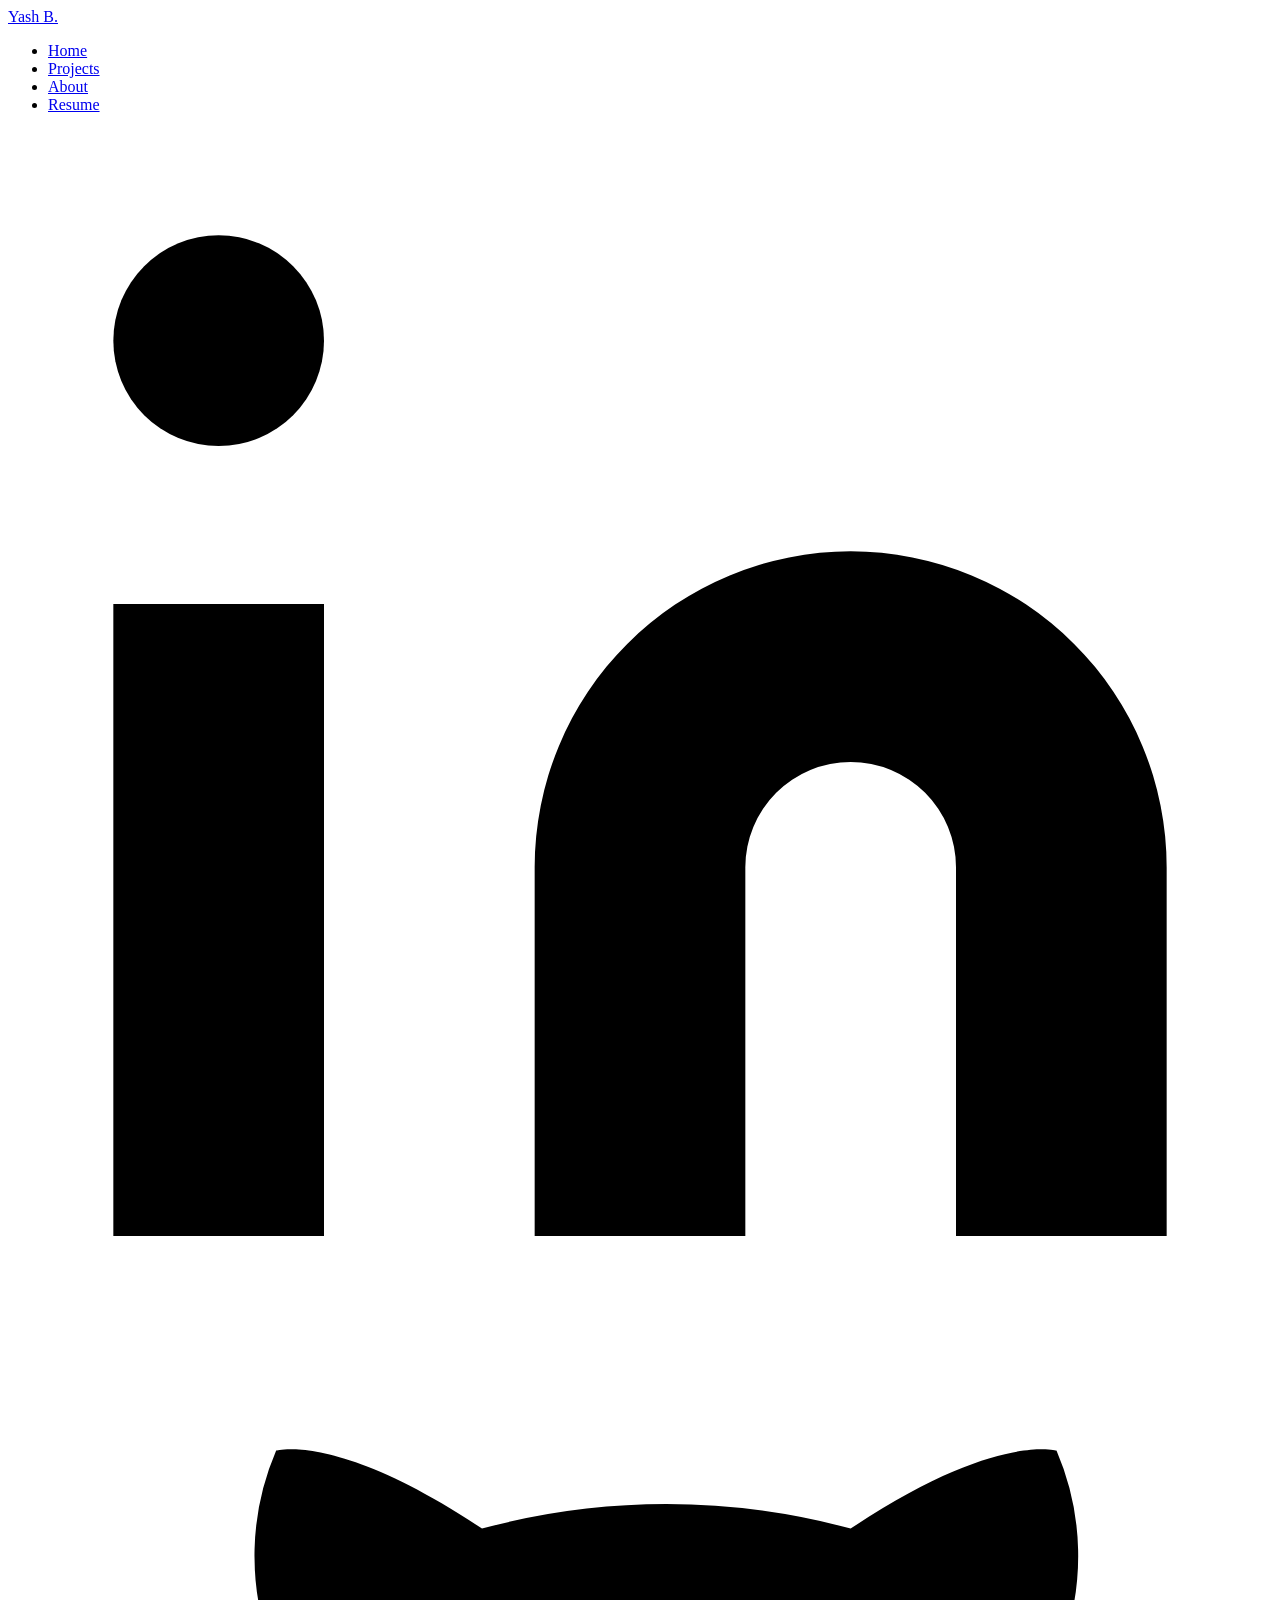
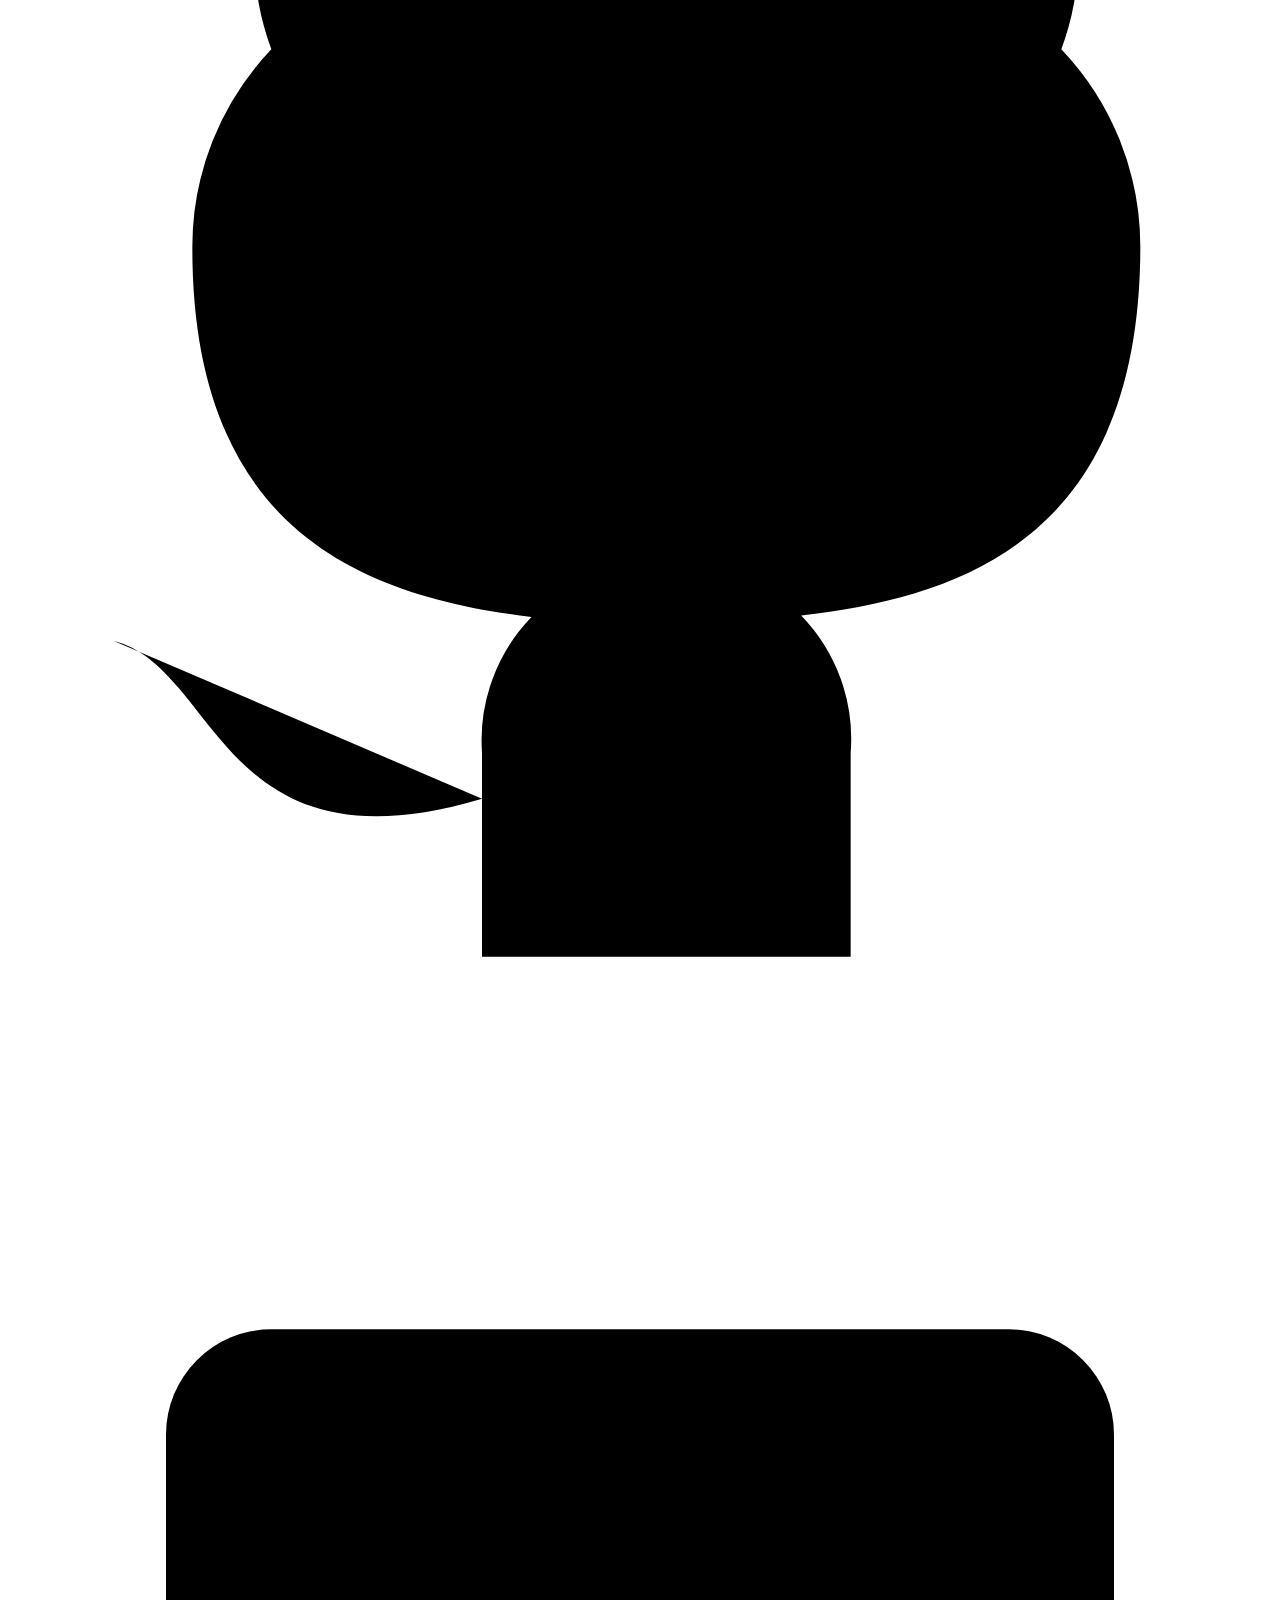
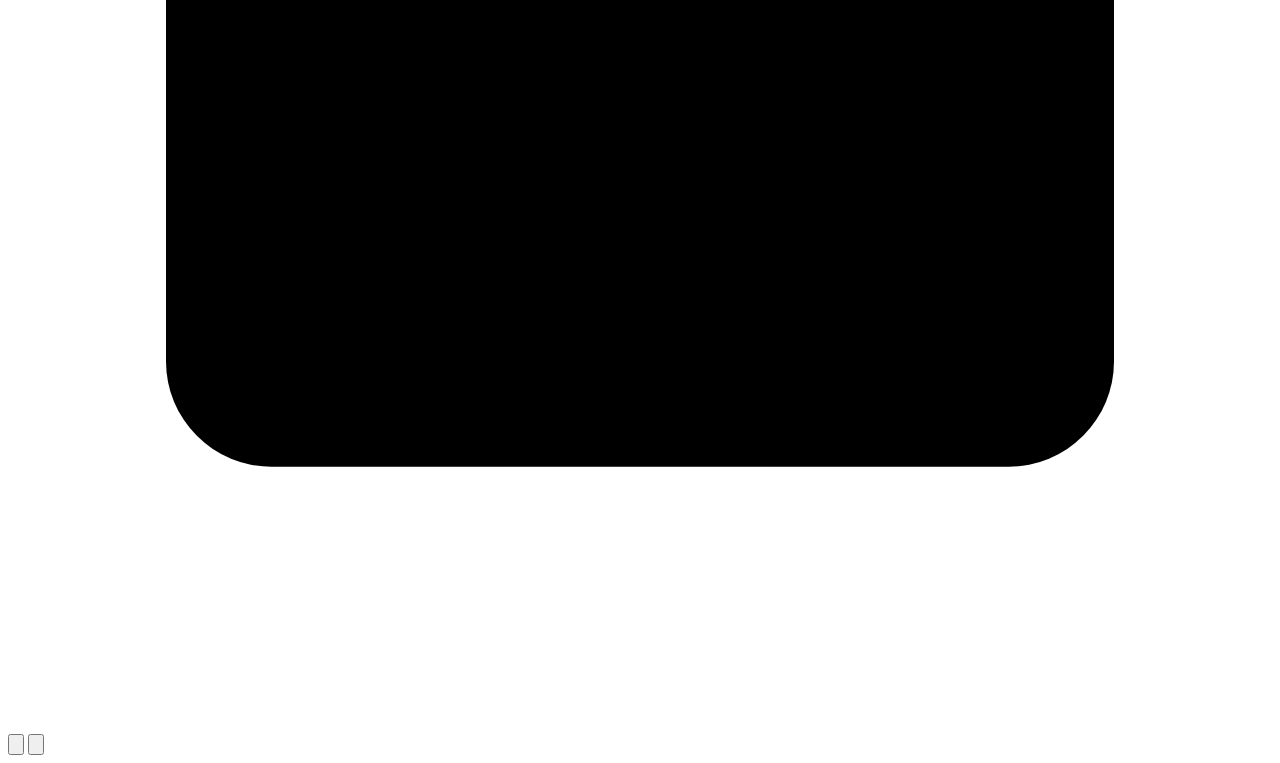
<file: components/header.html>
<!doctype html>
<html lang="en">

<head>
    <meta charset="UTF-8" />
    <title>Shared Header</title>
</head>

<body>
    <header class="nav">
        <a href="#home"
            class="logo"
            aria-label="Yash Bhavsar home">Yash B.</a>

        <ul class="nav-links"
            id="nav-links">
            <li><a href="#home">Home</a></li>
            <li><a href="#projects">Projects</a></li>
            <li><a href="#about">About</a></li>
            <li><a href="#resume">Resume</a></li>
        </ul>

        <div class="nav-right">
            <a class="icon-btn social-link social-link--linkedin"
                href="https://www.linkedin.com/in/YashBhavsar29"
                target="_blank"
                rel="noopener"
                aria-label="LinkedIn">
                <svg viewBox="0 0 24 24">
                    <path d="M16 8a6 6 0 0 1 6 6v7h-4v-7a2 2 0 0 0-4 0v7h-4v-7a6 6 0 0 1 6-6z" />
                    <rect x="2"
                        y="9"
                        width="4"
                        height="12" />
                    <circle cx="4"
                        cy="4"
                        r="2" />
                </svg>
            </a>
            <a class="icon-btn social-link social-link--github"
                href="https://github.com/YashBhavsar29"
                target="_blank"
                rel="noopener"
                aria-label="GitHub">
                <svg viewBox="0 0 24 24">
                    <path
                        d="M9 19c-5 1.5-5-2.5-7-3m14 6v-3.87a3.37 3.37 0 0 0-.94-2.61c3.14-.35 6.44-1.54 6.44-7A5.44 5.44 0 0 0 20 4.77 5.07 5.07 0 0 0 19.91 1S18.73.65 16 2.48a13.38 13.38 0 0 0-7 0C6.27.65 5.09 1 5.09 1A5.07 5.07 0 0 0 5 4.77a5.44 5.44 0 0 0-1.5 3.78c0 5.42 3.3 6.61 6.44 7A3.37 3.37 0 0 0 9 18.13V22" />
                </svg>
            </a>
            <a class="icon-btn social-link social-link--mail"
                href="mailto:yashbhavsar.dev2007@gmail.com"
                target="_blank"
                rel="noopener"
                aria-label="Email">
                <svg viewBox="0 0 24 24">
                    <rect x="3"
                        y="5"
                        width="18"
                        height="14"
                        rx="2" />
                    <path d="m3 7 9 6 9-6" />
                </svg>
            </a>

            <span class="divider"
                aria-hidden="true"></span>

            <button class="icon-btn"
                id="theme-toggle"
                type="button"
                aria-label="Switch to light theme">
                <svg viewBox="0 0 24 24"
                    aria-hidden="true">
                    <circle cx="12"
                        cy="12"
                        r="4" />
                    <path
                        d="M12 2v2M12 20v2M4.93 4.93l1.41 1.41M17.66 17.66l1.41 1.41M2 12h2M20 12h2M4.93 19.07l1.41-1.41M17.66 6.34l1.41-1.41" />
                </svg>
            </button>

            <button class="icon-btn menu-toggle"
                id="menu-toggle"
                type="button"
                aria-label="Open menu"
                aria-expanded="false"
                aria-controls="nav-links">
                <svg viewBox="0 0 24 24">
                    <line x1="3"
                        y1="7"
                        x2="21"
                        y2="7" />
                    <line x1="3"
                        y1="12"
                        x2="21"
                        y2="12" />
                    <line x1="3"
                        y1="17"
                        x2="21"
                        y2="17" />
                </svg>
            </button>
        </div>
    </header>
</body>

</html>
</file>
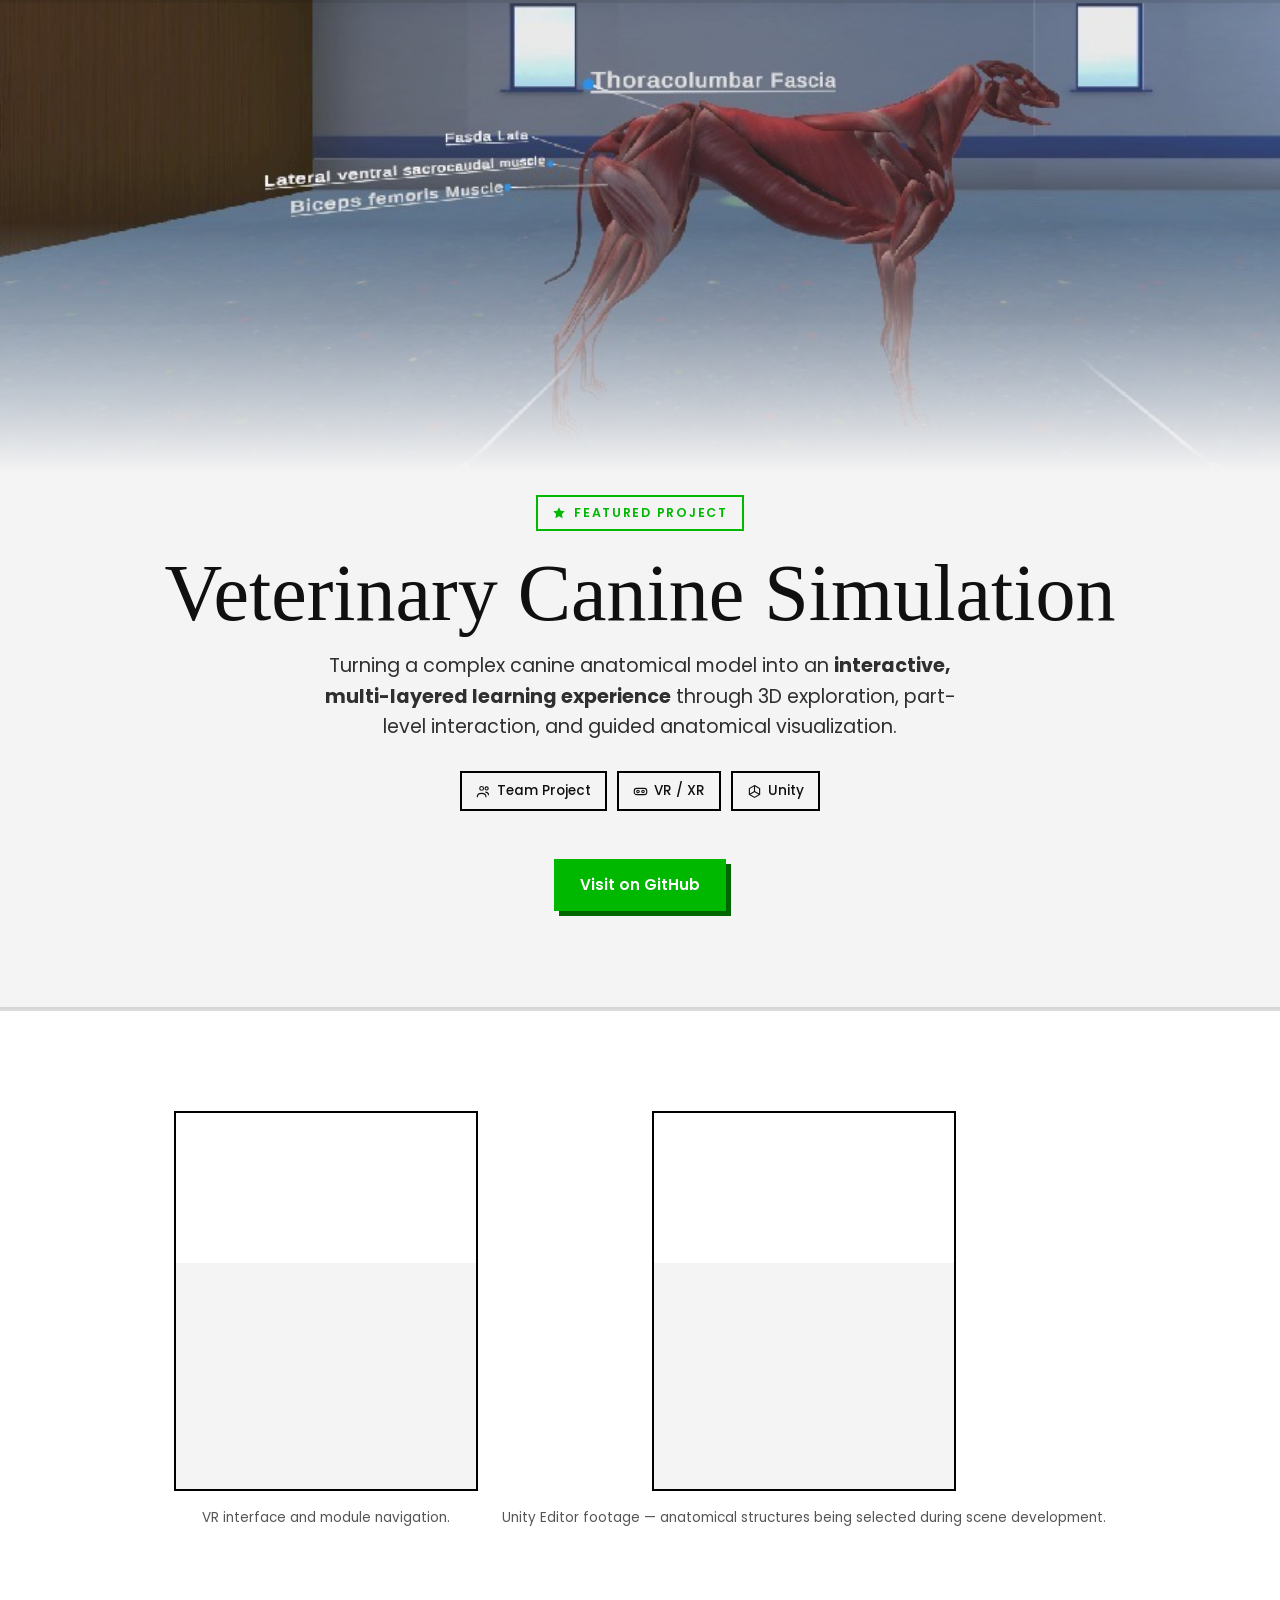
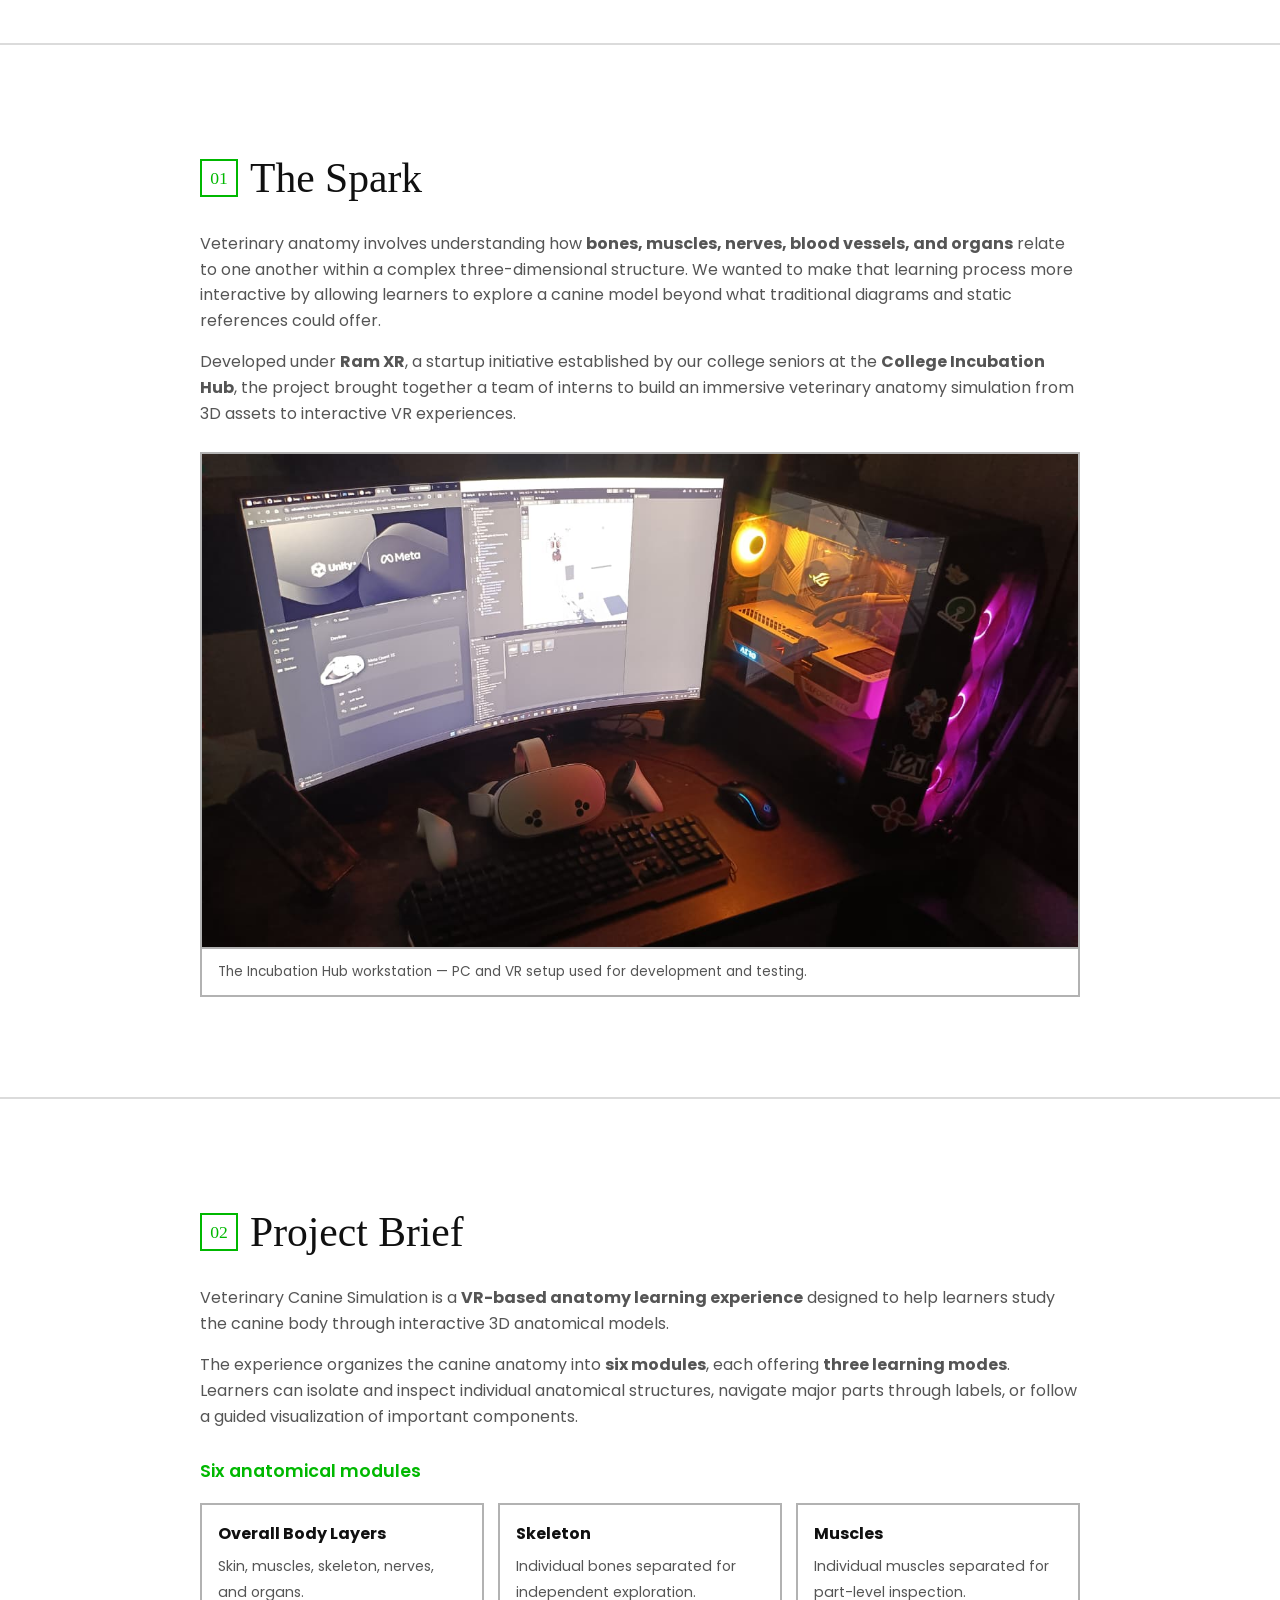
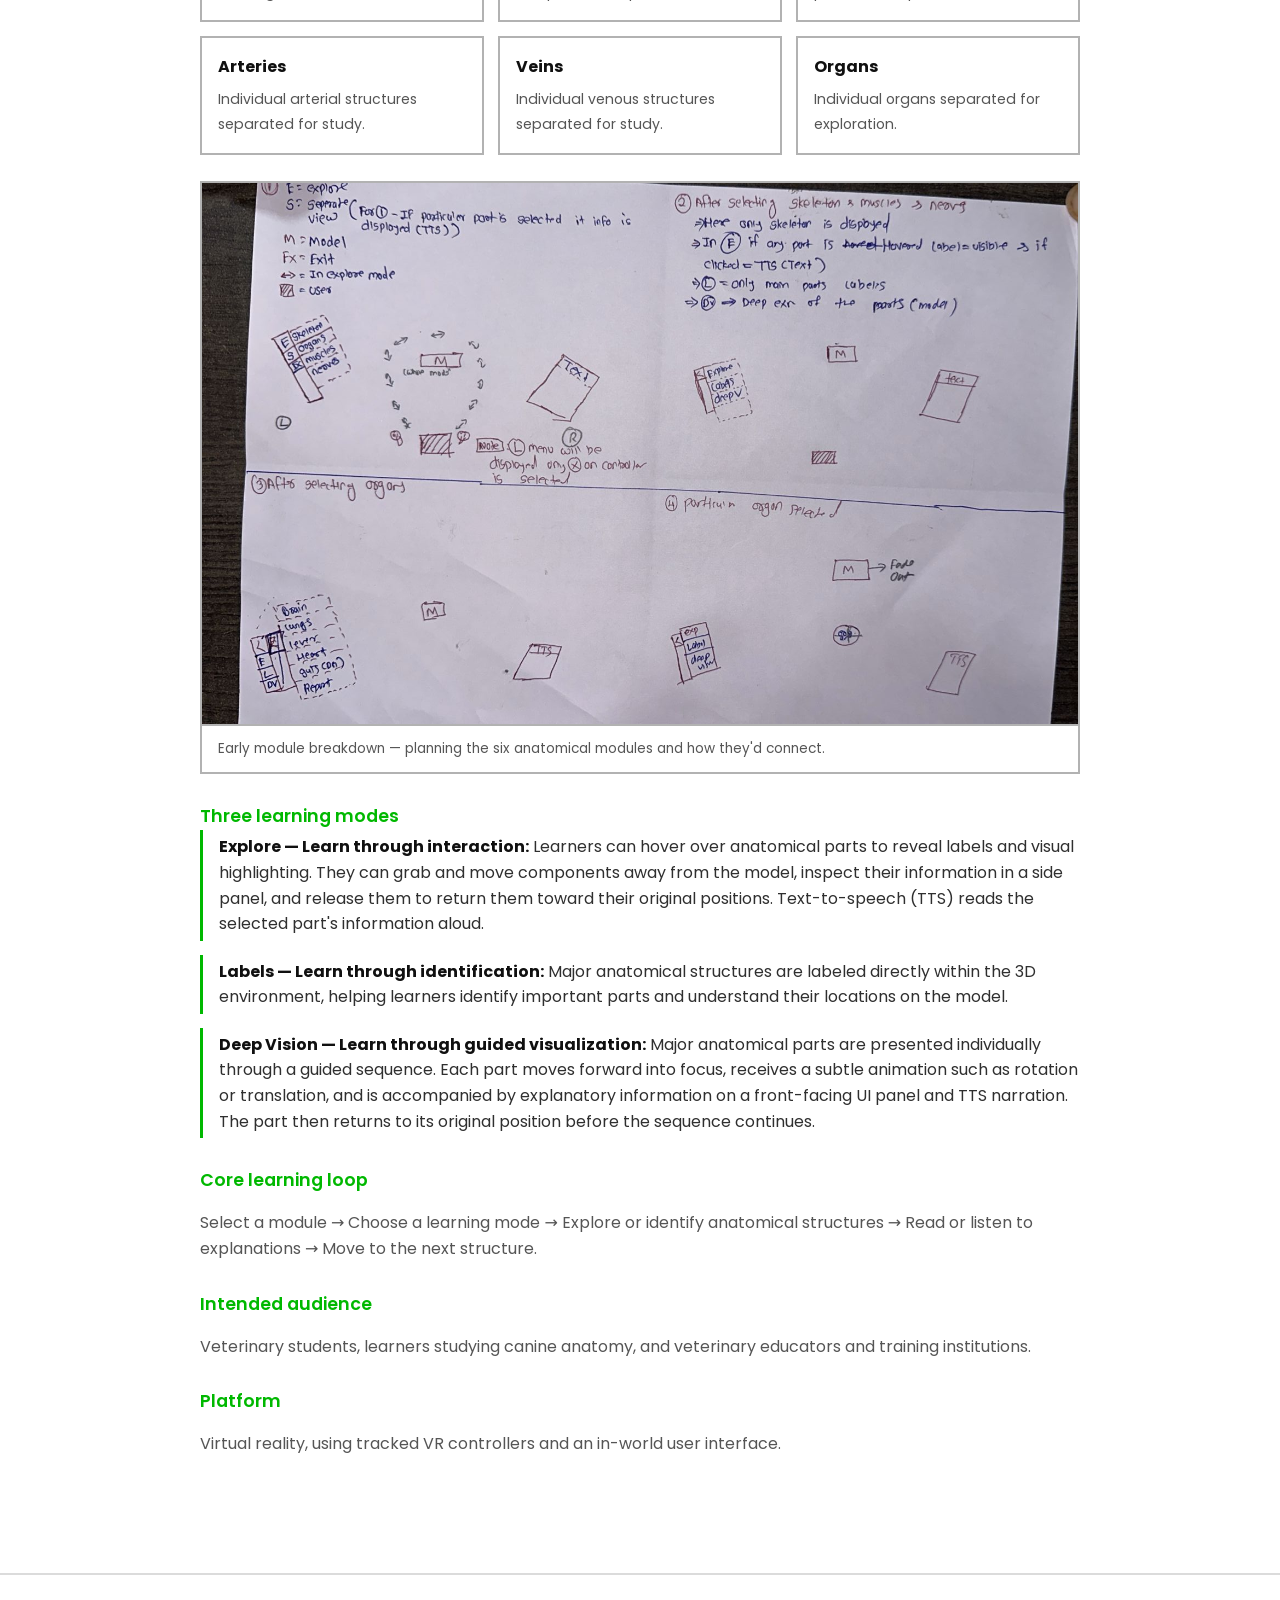
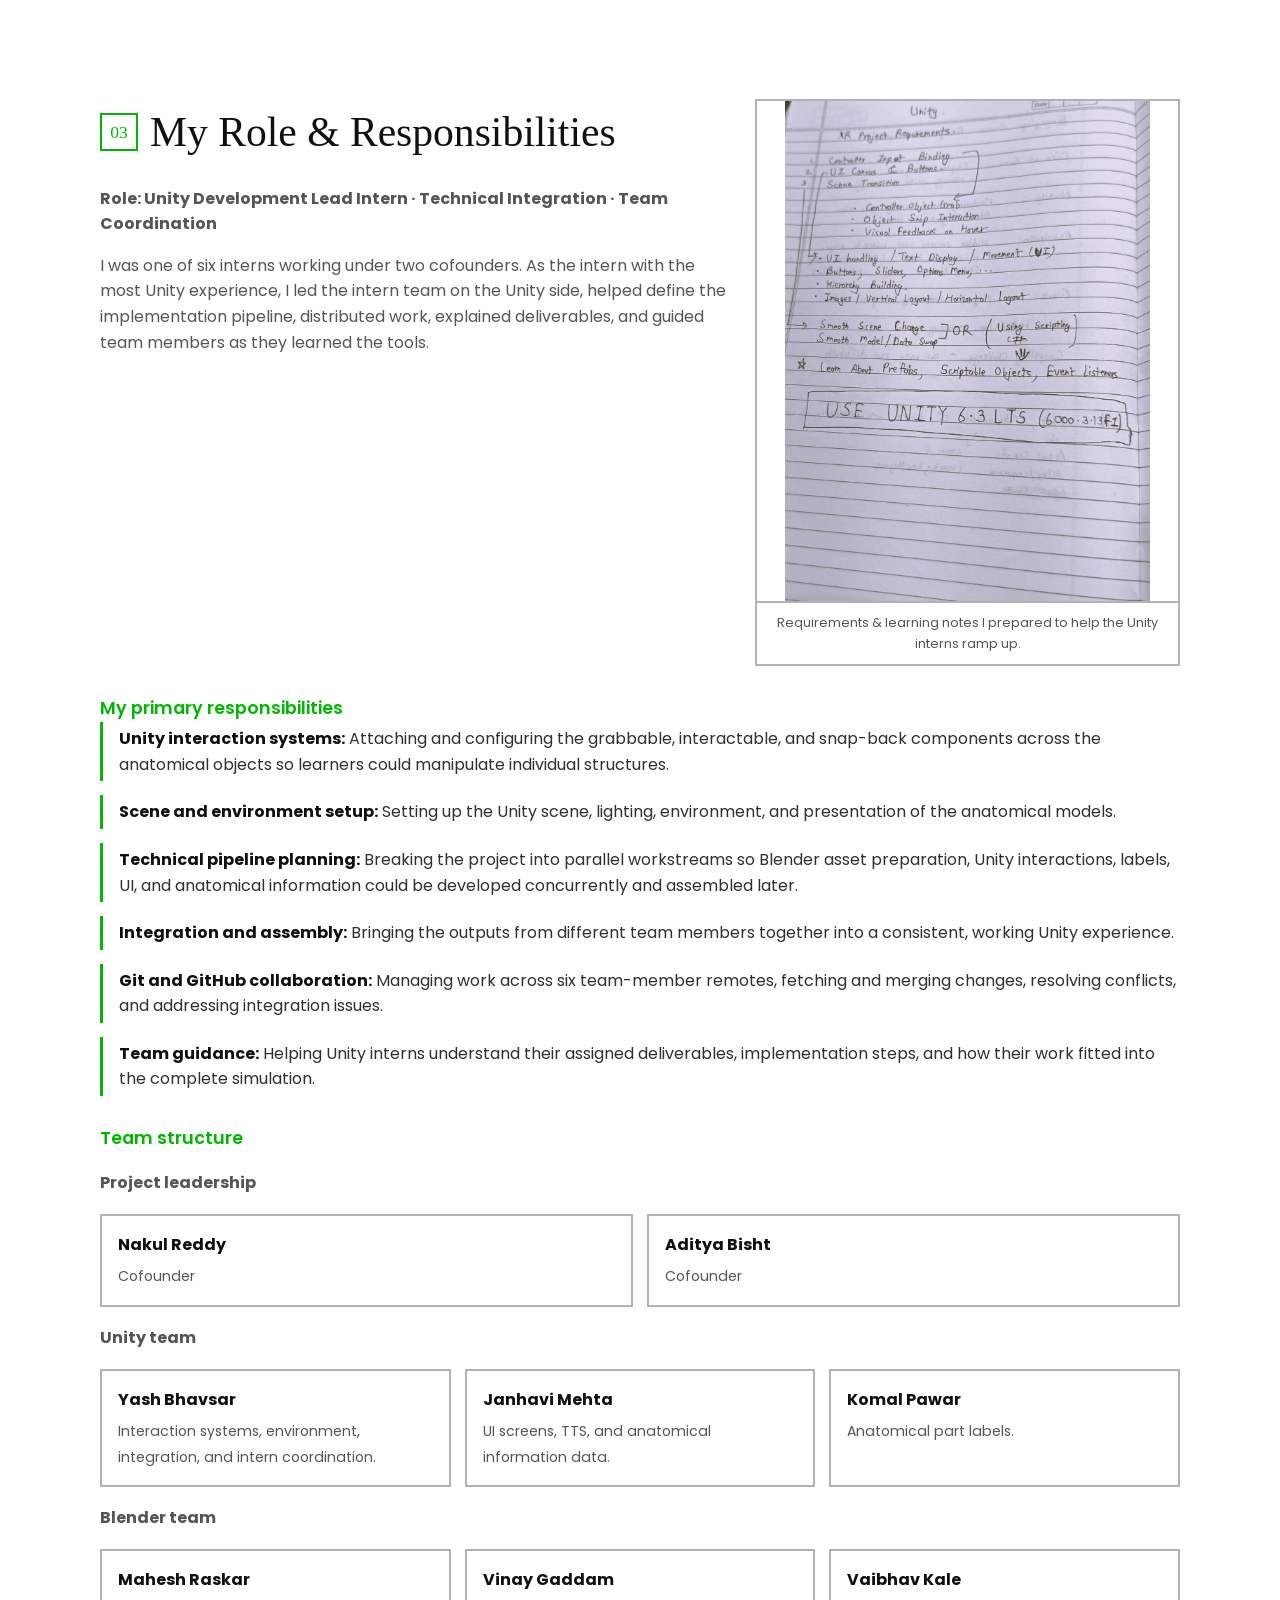
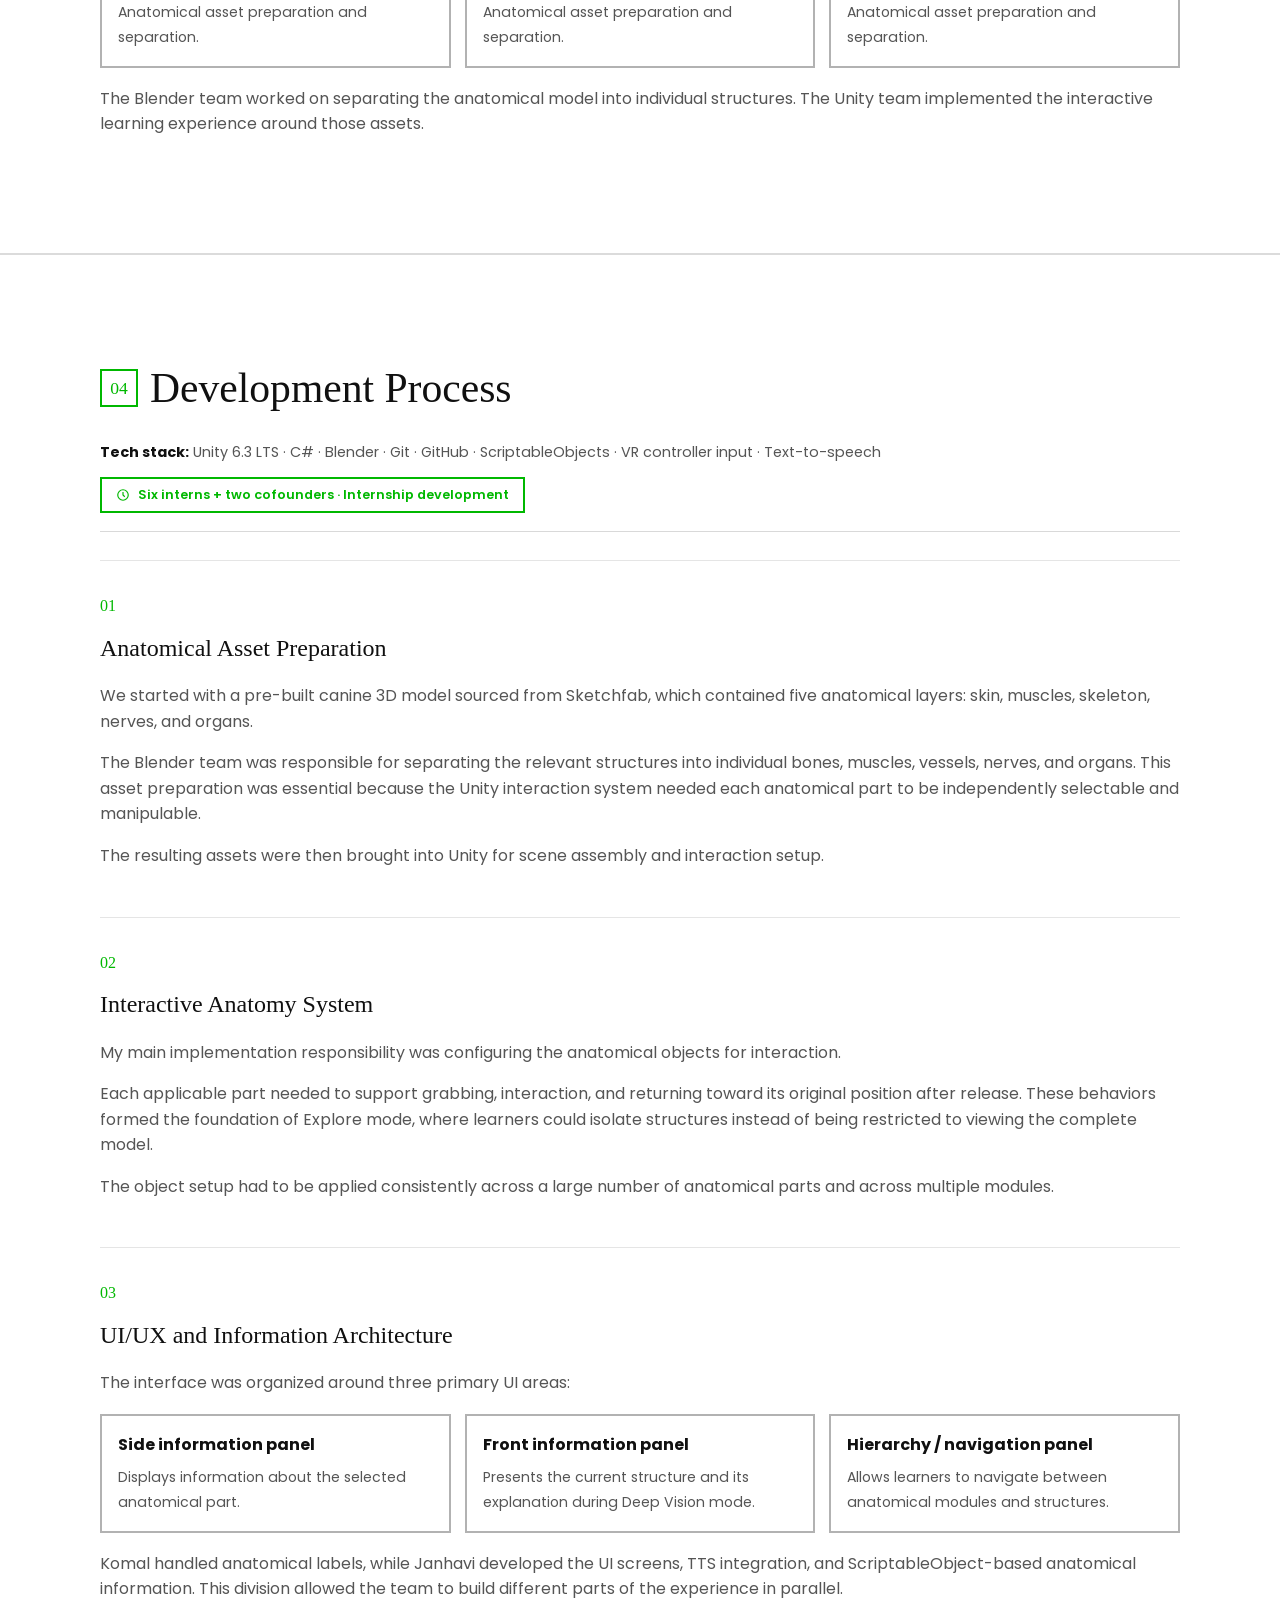
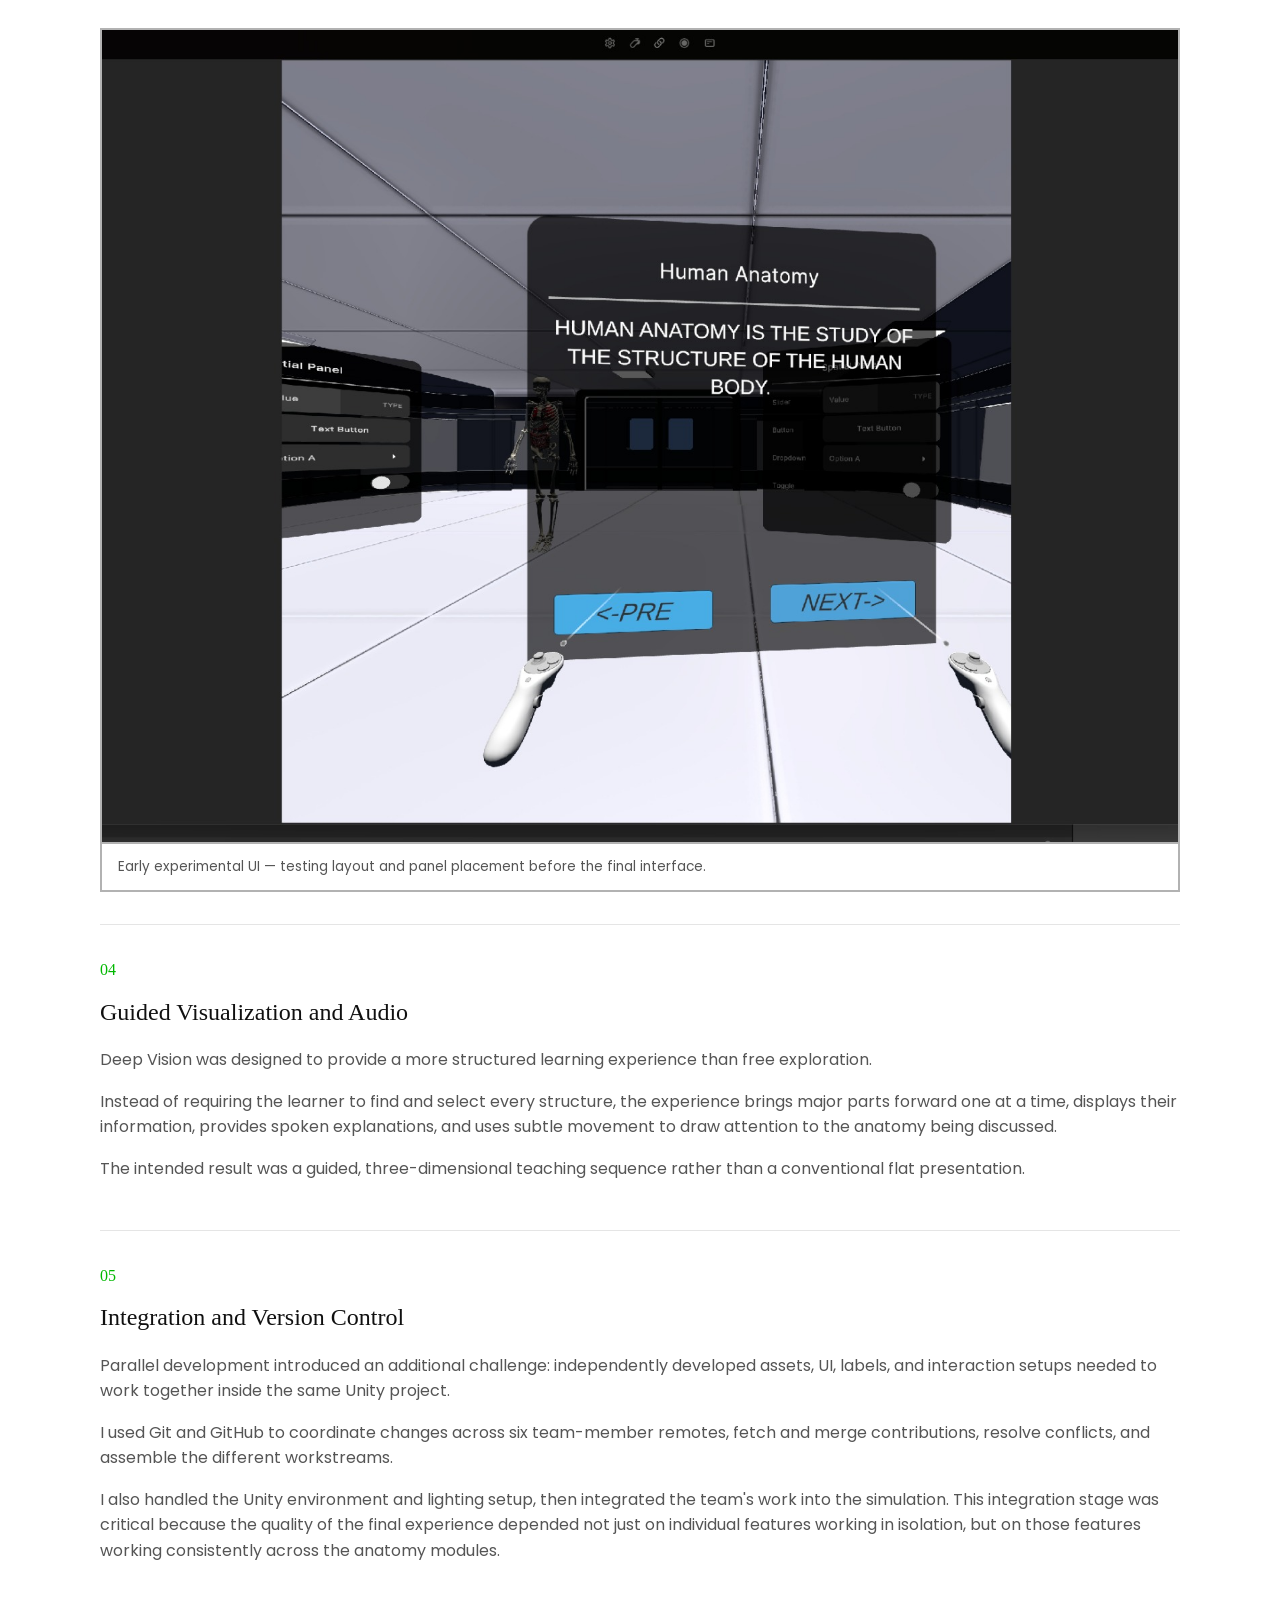
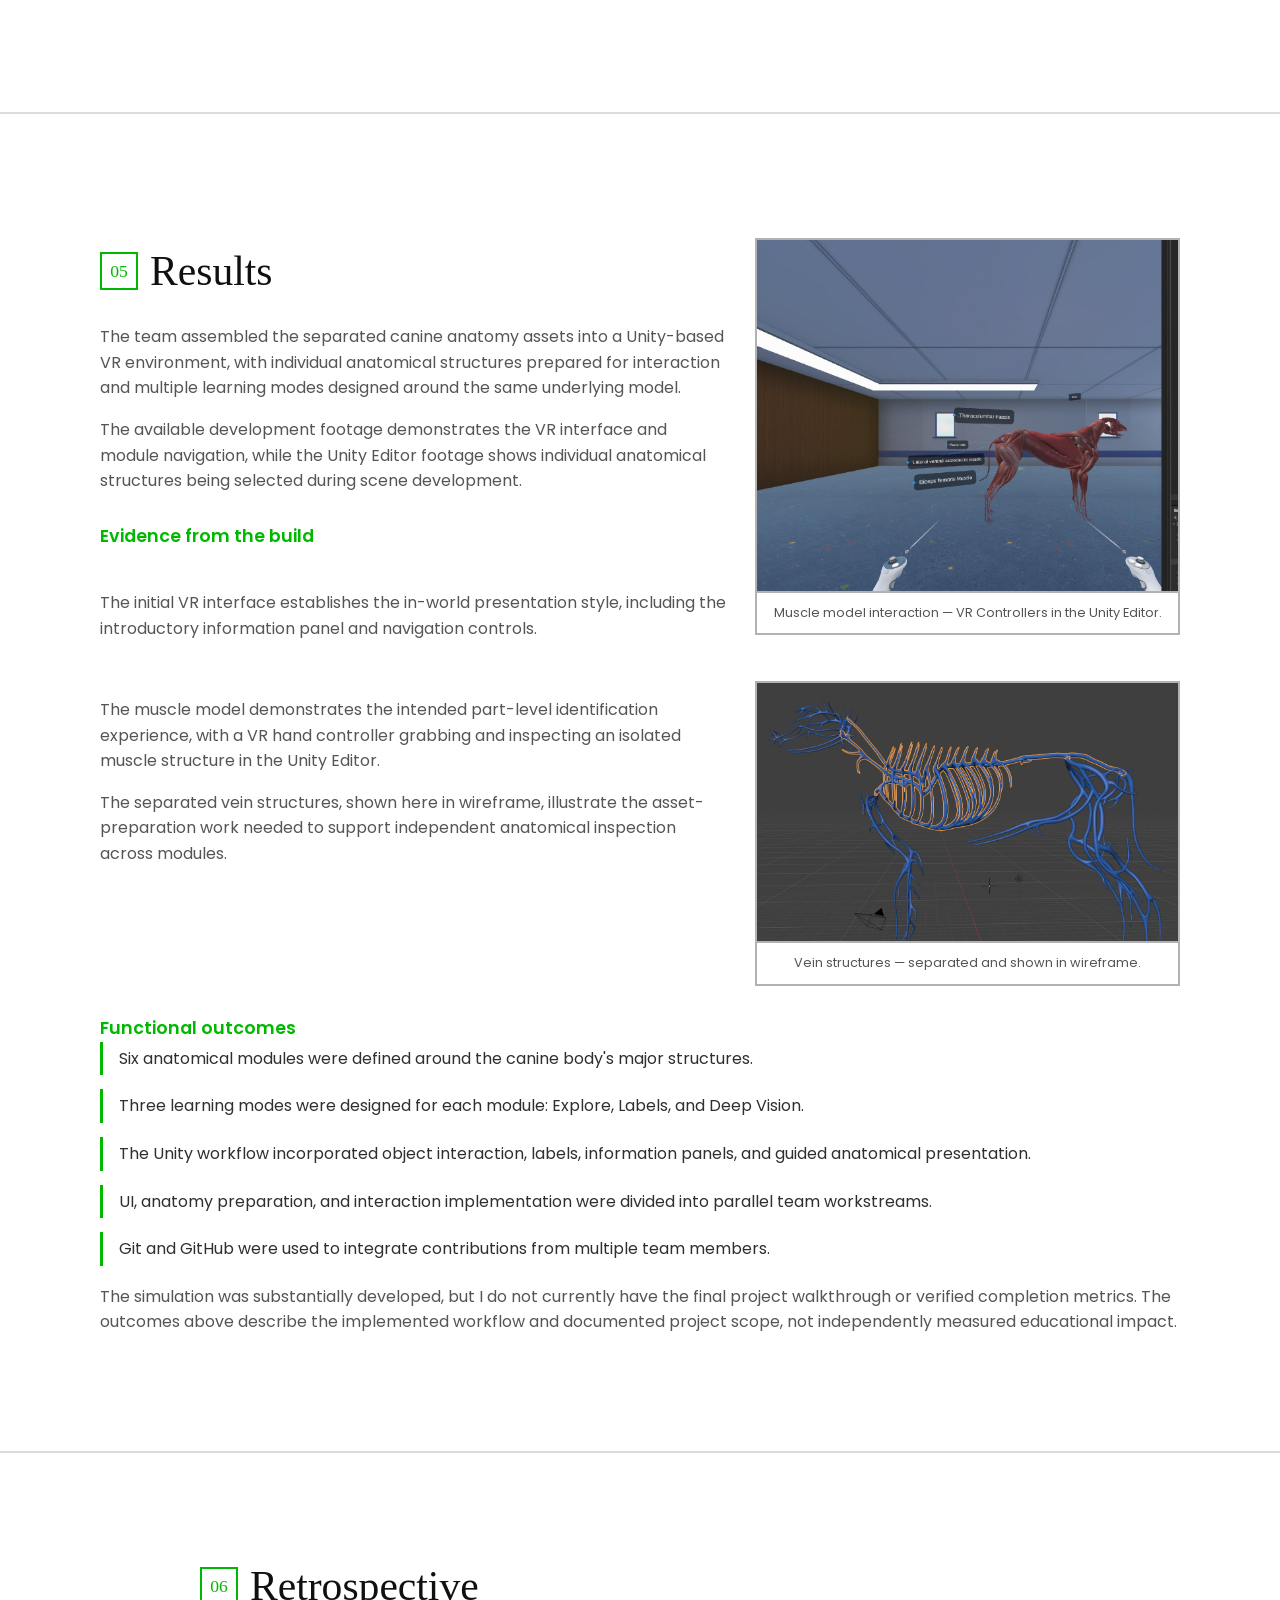
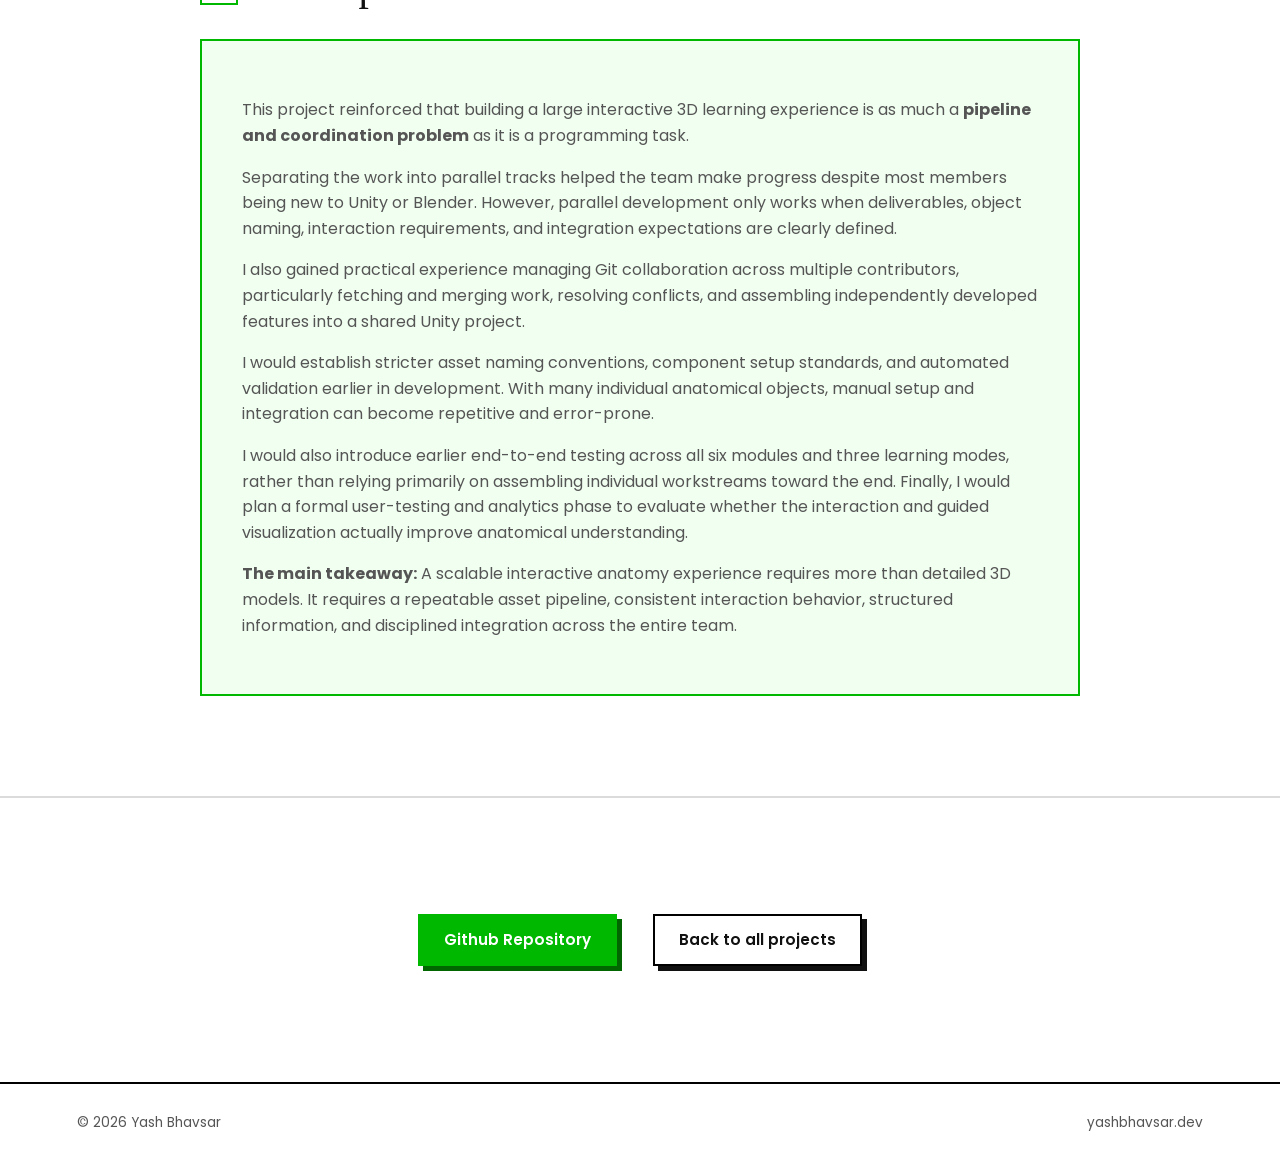
<file: projects/canine-simulation.html>
<!doctype html>
<html lang="en"
    data-theme="light">

<head>
    <meta charset="UTF-8" />
    <meta name="viewport"
        content="width=device-width, initial-scale=1" />
    <title>Veterinary Canine Simulation — Yash Bhavsar</title>
    <meta name="description"
        content="Case study: Veterinary Canine Simulation, a team-built VR anatomy learning experience developed under Ram XR at the College Incubation Hub." />

    <link rel="preconnect"
        href="https://fonts.googleapis.com" />
    <link rel="preconnect"
        href="https://fonts.gstatic.com"
        crossorigin />
    <link
        href="https://fonts.googleapis.com/css2?family=Permanent+Marker&family=Poppins:wght@400;500;600;700&display=swap"
        rel="stylesheet" />
    <link rel="stylesheet"
        href="../style.css" />
    <link rel="stylesheet"
        href="../projects.css" />
    <style>
        :root {
            --accent: rgb(0, 184, 0);
            --accent-dim: rgb(2, 102, 0);
            --retro-background: rgba(30, 255, 0, 0.06);
        }
    </style>
</head>

<body>
    <div class="progress-track">
        <div class="progress-fill"
            id="progress-fill"></div>
    </div>

    <div data-include="components/header"></div>

    <main>
        <!-- ============ HERO IMAGE ============ -->
        <!-- TODO: no single hero banner was supplied for this project — add one at
                 /assets/canine-simulation/canine-hero.png, or tell me which of the
                 process shots to use as the banner instead. -->
        <section class="case-hero">
            <img src="/assets/canine-simulation/canine-hero.jpeg"
                alt="Veterinary Canine Simulation — VR anatomy learning experience" />
        </section>

        <!-- ============ 0. CASE HEADER ============ -->
        <section class="case-header case-header--flush">
            <span class="eyebrow">
                <svg viewBox="0 0 24 24">
                    <path d="M12 2l2.9 6.3L22 9l-5 4.9L18.2 21 12 17.6 5.8 21 7 13.9 2 9l7.1-.7z" />
                </svg>
                Featured Project
            </span>

            <h1>Veterinary Canine Simulation</h1>
            <p class="hook">
                Turning a complex canine anatomical model into an
                <strong>interactive, multi-layered learning experience</strong>
                through 3D exploration, part-level interaction, and guided
                anatomical visualization.
            </p>

            <div class="badge-row">
                <span class="badge">
                    <svg viewBox="0 0 24 24">
                        <circle cx="9"
                            cy="7"
                            r="3" />
                        <path d="M2 21c0-3.5 3-6 7-6s7 2.5 7 6" />
                        <circle cx="17"
                            cy="7"
                            r="2.5" />
                        <path d="M15 13c2.8 0 5 2 5 5" />
                    </svg>
                    Team Project
                </span>
                <span class="badge">
                    <svg viewBox="0 0 24 24">
                        <rect x="2"
                            y="7"
                            width="20"
                            height="10"
                            rx="4" />
                        <circle cx="8"
                            cy="12"
                            r="2" />
                        <circle cx="16"
                            cy="12"
                            r="2" />
                    </svg>
                    VR / XR
                </span>
                <span class="badge">
                    <svg viewBox="0 0 24 24">
                        <polygon points="12,2.5 20.2,7.2 20.2,16.8 12,21.5 3.8,16.8 3.8,7.2" />
                        <path d="M12,12 L12,2.5 M12,12 L20.2,16.8 M12,12 L3.8,16.8" />
                    </svg>
                    Unity
                </span>
            </div>

            <div class="cta">
                <a class="btn btn-primary"
                    href="https://github.com/YashBhavsar29/RamXR-Canine">Visit on GitHub</a>
            </div>
        </section>

        <!-- ============ HERO VIDEOS: VR demo + Editor footage, side by side ============ -->
        <section class="section"
            id="demo-video">
            <div class="video-row">
                <div class="video-row-item">
                    <div class="video-frame">
                        <video autoplay
                            muted
                            loop
                            playsinline
                            preload="auto">
                            <source src="/assets/canine-simulation/vr-demo.mp4"
                                type="video/mp4" />
                        </video>
                    </div>
                    <p class="video-caption">
                        VR interface and module navigation.
                    </p>
                </div>

                <div class="video-row-item">
                    <div class="video-frame">
                        <video autoplay
                            muted
                            loop
                            playsinline
                            preload="auto">
                            <source src="/assets/canine-simulation/editor-demo.mp4"
                                type="video/mp4" />
                        </video>
                    </div>
                    <p class="video-caption">
                        Unity Editor footage — anatomical structures being
                        selected during scene development.
                    </p>
                </div>
            </div>
        </section>

        <!-- ============ 1. THE SPARK ============ -->
        <section class="section">
            <div class="section-inner">
                <div class="section-label">
                    <span class="num">01</span>
                    <h2>The Spark</h2>
                </div>
                <p>
                    Veterinary anatomy involves understanding how
                    <strong>bones, muscles, nerves, blood vessels, and
                        organs</strong>
                    relate to one another within a complex three-dimensional
                    structure. We wanted to make that learning process more
                    interactive by allowing learners to explore a canine
                    model beyond what traditional diagrams and static
                    references could offer.
                </p>
                <p class="paragraph--spaced">
                    Developed under <strong>Ram XR</strong>, a startup
                    initiative established by our college seniors at the
                    <strong>College Incubation Hub</strong>, the project
                    brought together a team of interns to build an immersive
                    veterinary anatomy simulation from 3D assets to
                    interactive VR experiences.
                </p>

                <figure class="figure">
                    <img src="/assets/canine-simulation/incubation-setup.jpeg"
                        alt="PC and VR headset setup at the College Incubation Hub where the team developed the simulation"
                        loading="lazy" />
                    <figcaption>
                        The Incubation Hub workstation — PC and VR setup
                        used for development and testing.
                    </figcaption>
                </figure>
            </div>
        </section>

        <!-- ============ 2. PROJECT BRIEF ============ -->
        <section class="section">
            <div class="section-inner">
                <div class="section-label">
                    <span class="num">02</span>
                    <h2>Project Brief</h2>
                </div>

                <p>
                    Veterinary Canine Simulation is a
                    <strong>VR-based anatomy learning experience</strong>
                    designed to help learners study the canine body through
                    interactive 3D anatomical models.
                </p>
                <p class="paragraph--spaced">
                    The experience organizes the canine anatomy into
                    <strong>six modules</strong>, each offering
                    <strong>three learning modes</strong>. Learners can
                    isolate and inspect individual anatomical structures,
                    navigate major parts through labels, or follow a guided
                    visualization of important components.
                </p>

                <h3 class="subheading">Six anatomical modules</h3>
                <div class="card-grid">
                    <div class="sys-card">
                        <span class="name">Overall Body Layers</span><span class="desc">Skin, muscles, skeleton, nerves,
                            and
                            organs.</span>
                    </div>
                    <div class="sys-card">
                        <span class="name">Skeleton</span><span class="desc">Individual bones separated for independent
                            exploration.</span>
                    </div>
                    <div class="sys-card">
                        <span class="name">Muscles</span><span class="desc">Individual muscles separated for part-level
                            inspection.</span>
                    </div>
                    <div class="sys-card">
                        <span class="name">Arteries</span><span class="desc">Individual arterial structures separated
                            for
                            study.</span>
                    </div>
                    <div class="sys-card">
                        <span class="name">Veins</span><span class="desc">Individual venous structures separated for
                            study.</span>
                    </div>
                    <div class="sys-card">
                        <span class="name">Organs</span><span class="desc">Individual organs separated for
                            exploration.</span>
                    </div>
                </div>

                <figure class="figure">
                    <img src="/assets/canine-simulation/module-breakdown-plan.jpeg"
                        alt="Handwritten plan breaking down the six anatomical modules and three learning modes"
                        loading="lazy" />
                    <figcaption>
                        Early module breakdown — planning the six anatomical
                        modules and how they'd connect.
                    </figcaption>
                </figure>

                <h3 class="subheading">Three learning modes</h3>
                <ul class="role-list">
                    <li>
                        <strong>Explore — Learn through interaction:</strong>
                        Learners can hover over anatomical parts to reveal
                        labels and visual highlighting. They can grab and
                        move components away from the model, inspect their
                        information in a side panel, and release them to
                        return them toward their original positions.
                        Text-to-speech (TTS) reads the selected part's
                        information aloud.
                    </li>
                    <li>
                        <strong>Labels — Learn through identification:</strong>
                        Major anatomical structures are labeled directly
                        within the 3D environment, helping learners identify
                        important parts and understand their locations on
                        the model.
                    </li>
                    <li>
                        <strong>Deep Vision — Learn through guided
                            visualization:</strong>
                        Major anatomical parts are presented individually
                        through a guided sequence. Each part moves forward
                        into focus, receives a subtle animation such as
                        rotation or translation, and is accompanied by
                        explanatory information on a front-facing UI panel
                        and TTS narration. The part then returns to its
                        original position before the sequence continues.
                    </li>
                </ul>

                <h3 class="subheading">Core learning loop</h3>
                <p>
                    Select a module → Choose a learning mode → Explore or
                    identify anatomical structures → Read or listen to
                    explanations → Move to the next structure.
                </p>

                <h3 class="subheading">Intended audience</h3>
                <p>
                    Veterinary students, learners studying canine anatomy,
                    and veterinary educators and training institutions.
                </p>

                <h3 class="subheading">Platform</h3>
                <p>
                    Virtual reality, using tracked VR controllers and an
                    in-world user interface.
                </p>
            </div>
        </section>

        <!-- ============ 3. MY ROLE & RESPONSIBILITIES ============ -->
        <section class="section">
            <div class="section-inner wide">
                <div class="result-row">
                    <div class="text-col">
                        <div class="section-label">
                            <span class="num">03</span>
                            <h2>My Role &amp; Responsibilities</h2>
                        </div>
                        <p>
                            <strong>Role: Unity Development Lead Intern ·
                                Technical Integration · Team
                                Coordination</strong>
                        </p>
                        <p class="paragraph--spaced">
                            I was one of six interns working under two
                            cofounders. As the intern with the most Unity
                            experience, I led the intern team on the Unity
                            side, helped define the implementation pipeline,
                            distributed work, explained deliverables, and
                            guided team members as they learned the tools.
                        </p>
                    </div>
                    <div class="img-col">
                        <figure class="tall-figure">
                            <img src="/assets/canine-simulation/requirements-notes.jpeg"
                                alt="Handwritten requirements and learning notes prepared to help Unity interns ramp up on the tools and deliverables"
                                loading="lazy" />
                            <figcaption>
                                Requirements &amp; learning notes I prepared
                                to help the Unity interns ramp up.
                            </figcaption>
                        </figure>
                    </div>
                </div>

                <h3 class="subheading">My primary responsibilities</h3>
                <ul class="role-list">
                    <li>
                        <strong>Unity interaction systems:</strong>
                        Attaching and configuring the grabbable,
                        interactable, and snap-back components across the
                        anatomical objects so learners could manipulate
                        individual structures.
                    </li>
                    <li>
                        <strong>Scene and environment setup:</strong>
                        Setting up the Unity scene, lighting, environment,
                        and presentation of the anatomical models.
                    </li>
                    <li>
                        <strong>Technical pipeline planning:</strong>
                        Breaking the project into parallel workstreams so
                        Blender asset preparation, Unity interactions,
                        labels, UI, and anatomical information could be
                        developed concurrently and assembled later.
                    </li>
                    <li>
                        <strong>Integration and assembly:</strong> Bringing
                        the outputs from different team members together
                        into a consistent, working Unity experience.
                    </li>
                    <li>
                        <strong>Git and GitHub collaboration:</strong>
                        Managing work across six team-member remotes,
                        fetching and merging changes, resolving conflicts,
                        and addressing integration issues.
                    </li>
                    <li>
                        <strong>Team guidance:</strong> Helping Unity
                        interns understand their assigned deliverables,
                        implementation steps, and how their work fitted into
                        the complete simulation.
                    </li>
                </ul>

                <h3 class="subheading">Team structure</h3>

                <p class="paragraph--spaced">
                    <strong>Project leadership</strong>
                </p>
                <div class="card-grid">
                    <div class="sys-card">
                        <span class="name">Nakul Reddy</span><span class="desc">Cofounder</span>
                    </div>
                    <div class="sys-card">
                        <span class="name">Aditya Bisht</span><span class="desc">Cofounder</span>
                    </div>
                </div>

                <p class="paragraph--spaced"><strong>Unity team</strong></p>
                <div class="card-grid">
                    <div class="sys-card">
                        <span class="name">Yash Bhavsar</span><span class="desc">Interaction systems, environment,
                            integration,
                            and intern coordination.</span>
                    </div>
                    <div class="sys-card">
                        <span class="name">Janhavi Mehta</span><span class="desc">UI screens, TTS, and anatomical
                            information
                            data.</span>
                    </div>
                    <div class="sys-card">
                        <span class="name">Komal Pawar</span><span class="desc">Anatomical part labels.</span>
                    </div>
                </div>

                <p class="paragraph--spaced">
                    <strong>Blender team</strong>
                </p>
                <div class="card-grid">
                    <div class="sys-card">
                        <span class="name">Mahesh Raskar</span><span class="desc">Anatomical asset preparation and
                            separation.</span>
                    </div>
                    <div class="sys-card">
                        <span class="name">Vinay Gaddam</span><span class="desc">Anatomical asset preparation and
                            separation.</span>
                    </div>
                    <div class="sys-card">
                        <span class="name">Vaibhav Kale</span><span class="desc">Anatomical asset preparation and
                            separation.</span>
                    </div>
                </div>

                <p class="paragraph--spaced">
                    The Blender team worked on separating the anatomical
                    model into individual structures. The Unity team
                    implemented the interactive learning experience around
                    those assets.
                </p>
            </div>
        </section>

        <!-- ============ 4. DEVELOPMENT PROCESS ============ -->
        <section class="section">
            <div class="section-inner wide">
                <div class="section-label">
                    <span class="num">04</span>
                    <h2>Development Process</h2>
                </div>

                <div class="meta-line">
                    <strong>Tech stack:</strong> Unity 6.3 LTS · C# ·
                    Blender · Git · GitHub · ScriptableObjects · VR
                    controller input · Text-to-speech
                    <br />
                    <span class="timeline-badge">
                        <svg viewBox="0 0 24 24"
                            width="14"
                            height="14"
                            fill="none"
                            stroke="currentColor"
                            stroke-width="2">
                            <circle cx="12"
                                cy="12"
                                r="9" />
                            <path d="M12 7v5l3 3" />
                        </svg>
                        Six interns + two cofounders · Internship
                        development
                    </span>
                </div>

                <div class="phase">
                    <div class="phase-tag">01</div>
                    <h3>Anatomical Asset Preparation</h3>
                    <p>
                        We started with a pre-built canine 3D model sourced
                        from Sketchfab, which contained five anatomical
                        layers: skin, muscles, skeleton, nerves, and organs.
                    </p>
                    <p class="paragraph--spaced">
                        The Blender team was responsible for separating the
                        relevant structures into individual bones, muscles,
                        vessels, nerves, and organs. This asset preparation
                        was essential because the Unity interaction system
                        needed each anatomical part to be independently
                        selectable and manipulable.
                    </p>
                    <p class="paragraph--spaced">
                        The resulting assets were then brought into Unity
                        for scene assembly and interaction setup.
                    </p>
                </div>

                <div class="phase">
                    <div class="phase-tag">02</div>
                    <h3>Interactive Anatomy System</h3>
                    <p>
                        My main implementation responsibility was
                        configuring the anatomical objects for interaction.
                    </p>
                    <p class="paragraph--spaced">
                        Each applicable part needed to support grabbing,
                        interaction, and returning toward its original
                        position after release. These behaviors formed the
                        foundation of Explore mode, where learners could
                        isolate structures instead of being restricted to
                        viewing the complete model.
                    </p>
                    <p class="paragraph--spaced">
                        The object setup had to be applied consistently
                        across a large number of anatomical parts and across
                        multiple modules.
                    </p>
                </div>

                <div class="phase">
                    <div class="phase-tag">03</div>
                    <h3>UI/UX and Information Architecture</h3>
                    <p>
                        The interface was organized around three primary UI
                        areas:
                    </p>

                    <div class="card-grid">
                        <div class="sys-card">
                            <span class="name">Side information panel</span><span class="desc">Displays information
                                about the selected
                                anatomical part.</span>
                        </div>
                        <div class="sys-card">
                            <span class="name">Front information panel</span><span class="desc">Presents the current
                                structure and its
                                explanation during Deep Vision mode.</span>
                        </div>
                        <div class="sys-card">
                            <span class="name">Hierarchy / navigation panel</span><span class="desc">Allows learners to
                                navigate between
                                anatomical modules and structures.</span>
                        </div>
                    </div>

                    <p class="paragraph--spaced">
                        Komal handled anatomical labels, while Janhavi
                        developed the UI screens, TTS integration, and
                        ScriptableObject-based anatomical information. This
                        division allowed the team to build different parts
                        of the experience in parallel.
                    </p>

                    <figure class="figure">
                        <img src="/assets/canine-simulation/experimental-ui.jpeg"
                            alt="Early experimental UI tested during development"
                            loading="lazy" />
                        <figcaption>
                            Early experimental UI — testing layout and panel
                            placement before the final interface.
                        </figcaption>
                    </figure>
                </div>

                <div class="phase">
                    <div class="phase-tag">04</div>
                    <h3>Guided Visualization and Audio</h3>
                    <p>
                        Deep Vision was designed to provide a more
                        structured learning experience than free
                        exploration.
                    </p>
                    <p class="paragraph--spaced">
                        Instead of requiring the learner to find and select
                        every structure, the experience brings major parts
                        forward one at a time, displays their information,
                        provides spoken explanations, and uses subtle
                        movement to draw attention to the anatomy being
                        discussed.
                    </p>
                    <p class="paragraph--spaced">
                        The intended result was a guided, three-dimensional
                        teaching sequence rather than a conventional flat
                        presentation.
                    </p>
                </div>

                <div class="phase">
                    <div class="phase-tag">05</div>
                    <h3>Integration and Version Control</h3>
                    <p>
                        Parallel development introduced an additional
                        challenge: independently developed assets, UI,
                        labels, and interaction setups needed to work
                        together inside the same Unity project.
                    </p>
                    <p class="paragraph--spaced">
                        I used Git and GitHub to coordinate changes across
                        six team-member remotes, fetch and merge
                        contributions, resolve conflicts, and assemble the
                        different workstreams.
                    </p>
                    <p class="paragraph--spaced">
                        I also handled the Unity environment and lighting
                        setup, then integrated the team's work into the
                        simulation. This integration stage was critical
                        because the quality of the final experience depended
                        not just on individual features working in
                        isolation, but on those features working
                        consistently across the anatomy modules.
                    </p>
                </div>
            </div>
        </section>

        <!-- ============ 5. RESULTS ============ -->
        <section class="section">
            <div class="section-inner wide">
                <div class="result-row">
                    <div class="text-col">
                        <div class="section-label">
                            <span class="num">05</span>
                            <h2>Results</h2>
                        </div>

                        <p>
                            The team assembled the separated canine anatomy
                            assets into a Unity-based VR environment, with
                            individual anatomical structures prepared for
                            interaction and multiple learning modes designed
                            around the same underlying model.
                        </p>
                        <p class="paragraph--spaced">
                            The available development footage demonstrates
                            the VR interface and module navigation, while
                            the Unity Editor footage shows individual
                            anatomical structures being selected during
                            scene development.
                        </p>

                        <h3 class="subheading">Evidence from the build</h3>

                        <div class="result-row">
                            <div class="text-col">
                                <p>
                                    The initial VR interface establishes the
                                    in-world presentation style, including
                                    the introductory information panel and
                                    navigation controls.
                                </p>
                            </div>
                        </div>
                    </div>
                    <div class="img-col">
                        <figure class="tall-figure">
                            <img src="/assets/canine-simulation/muscle-model-vr-hands.jpeg"
                                alt="Canine muscle model being interacted with by VR controllers in the Unity Editor"
                                loading="lazy" />
                            <figcaption>
                                Muscle model interaction — VR Controllers in
                                the Unity Editor.
                            </figcaption>
                        </figure>
                    </div>
                </div>

                <div class="result-row">
                    <div class="text-col">
                        <p>
                            The muscle model demonstrates the intended
                            part-level identification experience, with a VR
                            hand controller grabbing and inspecting an
                            isolated muscle structure in the Unity Editor.
                        </p>
                        <p>
                            The separated vein structures, shown here in
                            wireframe, illustrate the asset-preparation work
                            needed to support independent anatomical
                            inspection across modules.
                        </p>
                    </div>
                    <div class="img-col">
                        <figure class="tall-figure">
                            <img src="/assets/canine-simulation/veins-wireframe.jpeg"
                                alt="Separated vein structures shown in wireframe in the Unity Editor"
                                loading="lazy" />
                            <figcaption>
                                Vein structures — separated and shown in
                                wireframe.
                            </figcaption>
                        </figure>
                    </div>
                </div>

                <h3 class="subheading">Functional outcomes</h3>
                <ul class="role-list">
                    <li>
                        Six anatomical modules were defined around the
                        canine body's major structures.
                    </li>
                    <li>
                        Three learning modes were designed for each module:
                        Explore, Labels, and Deep Vision.
                    </li>
                    <li>
                        The Unity workflow incorporated object interaction,
                        labels, information panels, and guided anatomical
                        presentation.
                    </li>
                    <li>
                        UI, anatomy preparation, and interaction
                        implementation were divided into parallel team
                        workstreams.
                    </li>
                    <li>
                        Git and GitHub were used to integrate contributions
                        from multiple team members.
                    </li>
                </ul>
                <p class="paragraph--spaced">
                    The simulation was substantially developed, but I do not
                    currently have the final project walkthrough or verified
                    completion metrics. The outcomes above describe the
                    implemented workflow and documented project scope, not
                    independently measured educational impact.
                </p>
            </div>
        </section>

        <!-- ============ 6. RETROSPECTIVE ============ -->
        <section class="section">
            <div class="section-inner">
                <div class="section-label">
                    <span class="num">06</span>
                    <h2>Retrospective</h2>
                </div>

                <div class="retro">
                    <p>
                        This project reinforced that building a large
                        interactive 3D learning experience is as much a
                        <strong>pipeline and coordination problem</strong>
                        as it is a programming task.
                    </p>
                    <p class="paragraph--spaced">
                        Separating the work into parallel tracks helped the
                        team make progress despite most members being new to
                        Unity or Blender. However, parallel development only
                        works when deliverables, object naming, interaction
                        requirements, and integration expectations are
                        clearly defined.
                    </p>
                    <p class="paragraph--spaced">
                        I also gained practical experience managing Git
                        collaboration across multiple contributors,
                        particularly fetching and merging work, resolving
                        conflicts, and assembling independently developed
                        features into a shared Unity project.
                    </p>
                    <p class="paragraph--spaced">
                        I would establish stricter asset naming conventions,
                        component setup standards, and automated validation
                        earlier in development. With many individual
                        anatomical objects, manual setup and integration can
                        become repetitive and error-prone.
                    </p>
                    <p class="paragraph--spaced">
                        I would also introduce earlier end-to-end testing
                        across all six modules and three learning modes,
                        rather than relying primarily on assembling
                        individual workstreams toward the end. Finally, I
                        would plan a formal user-testing and analytics phase
                        to evaluate whether the interaction and guided
                        visualization actually improve anatomical
                        understanding.
                    </p>
                    <p class="paragraph--spaced">
                        <strong>The main takeaway:</strong> A scalable
                        interactive anatomy experience requires more than
                        detailed 3D models. It requires a repeatable asset
                        pipeline, consistent interaction behavior,
                        structured information, and disciplined integration
                        across the entire team.
                    </p>
                </div>
            </div>
        </section>

        <section class="section section--centered">
            <a class="btn btn-primary"
                href="https://github.com/YashBhavsar29/RamXR-Canine">Github Repository</a>
            <a class="btn btn--back"
                href="../index.html#projects">Back to all projects</a>
        </section>
    </main>

    <div data-include="components/footer"></div>
    <script src="../script.js"></script>
</body>

</html>
</file>
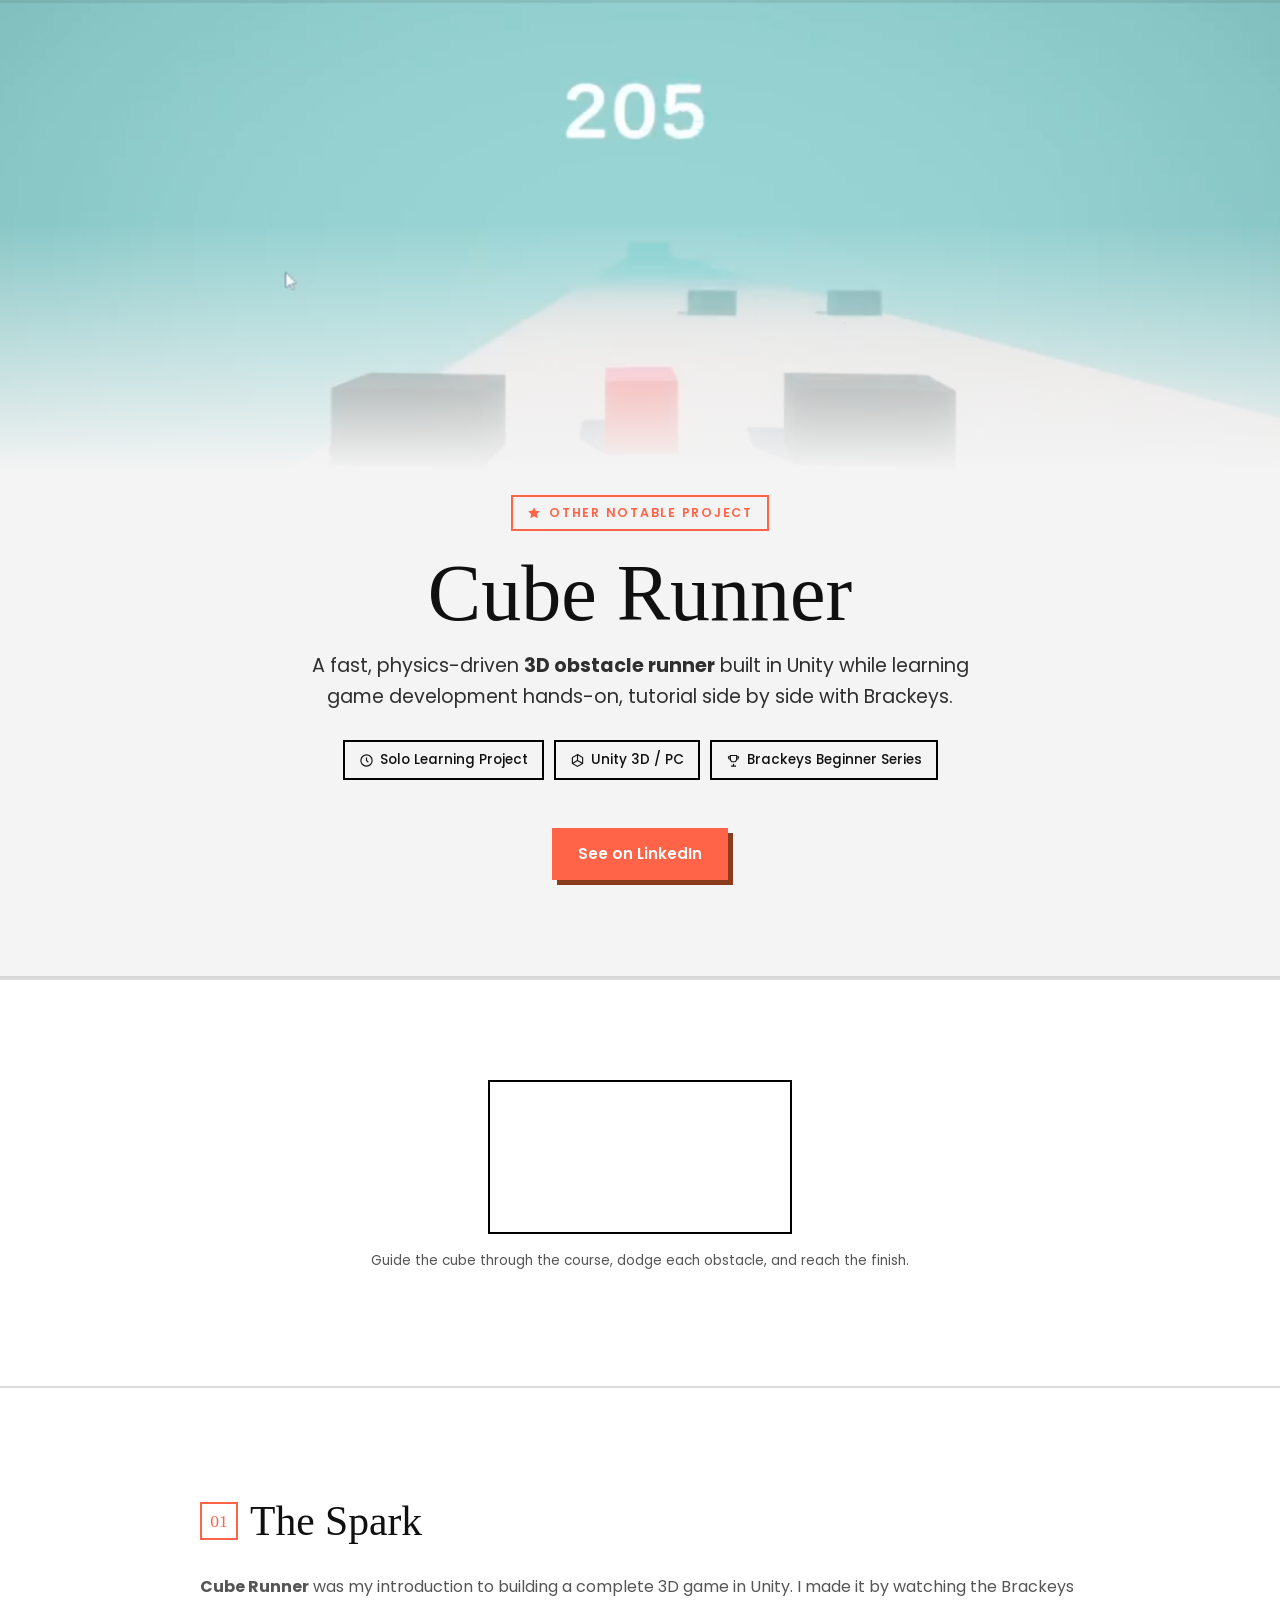
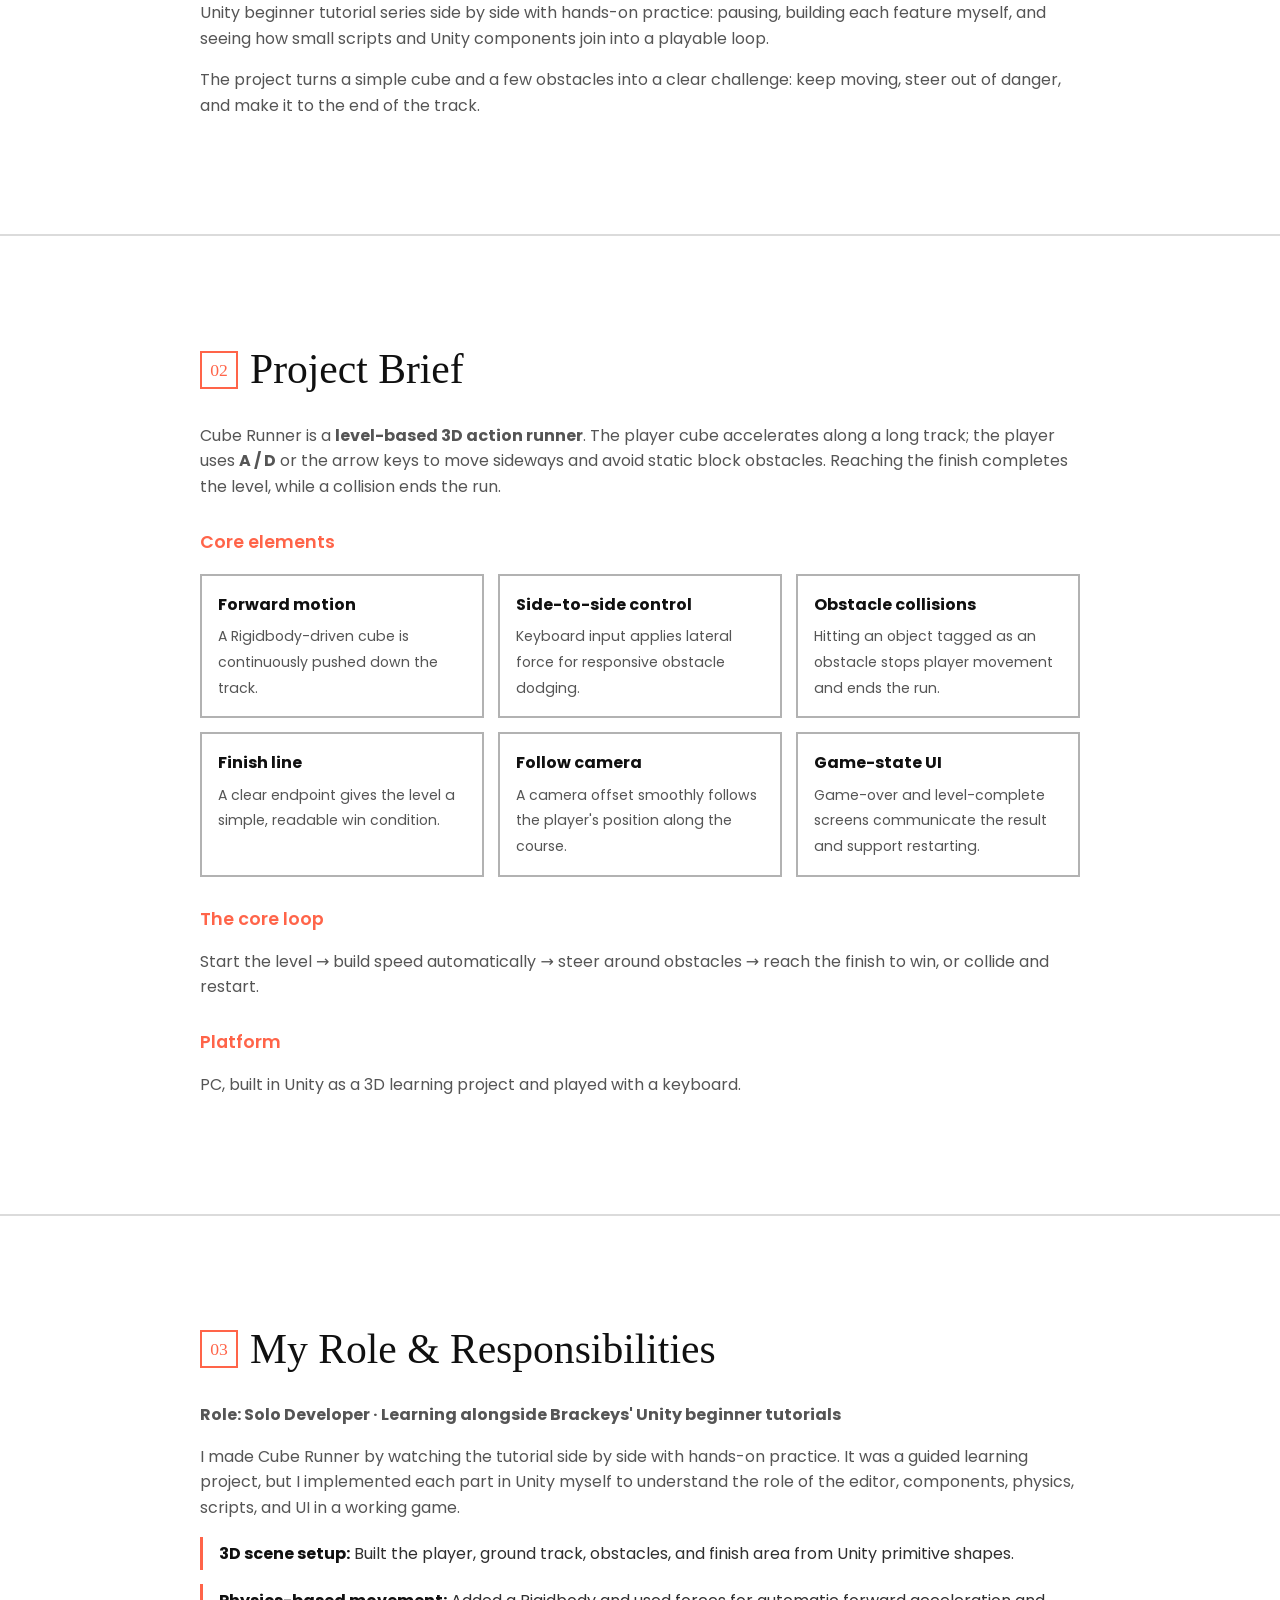
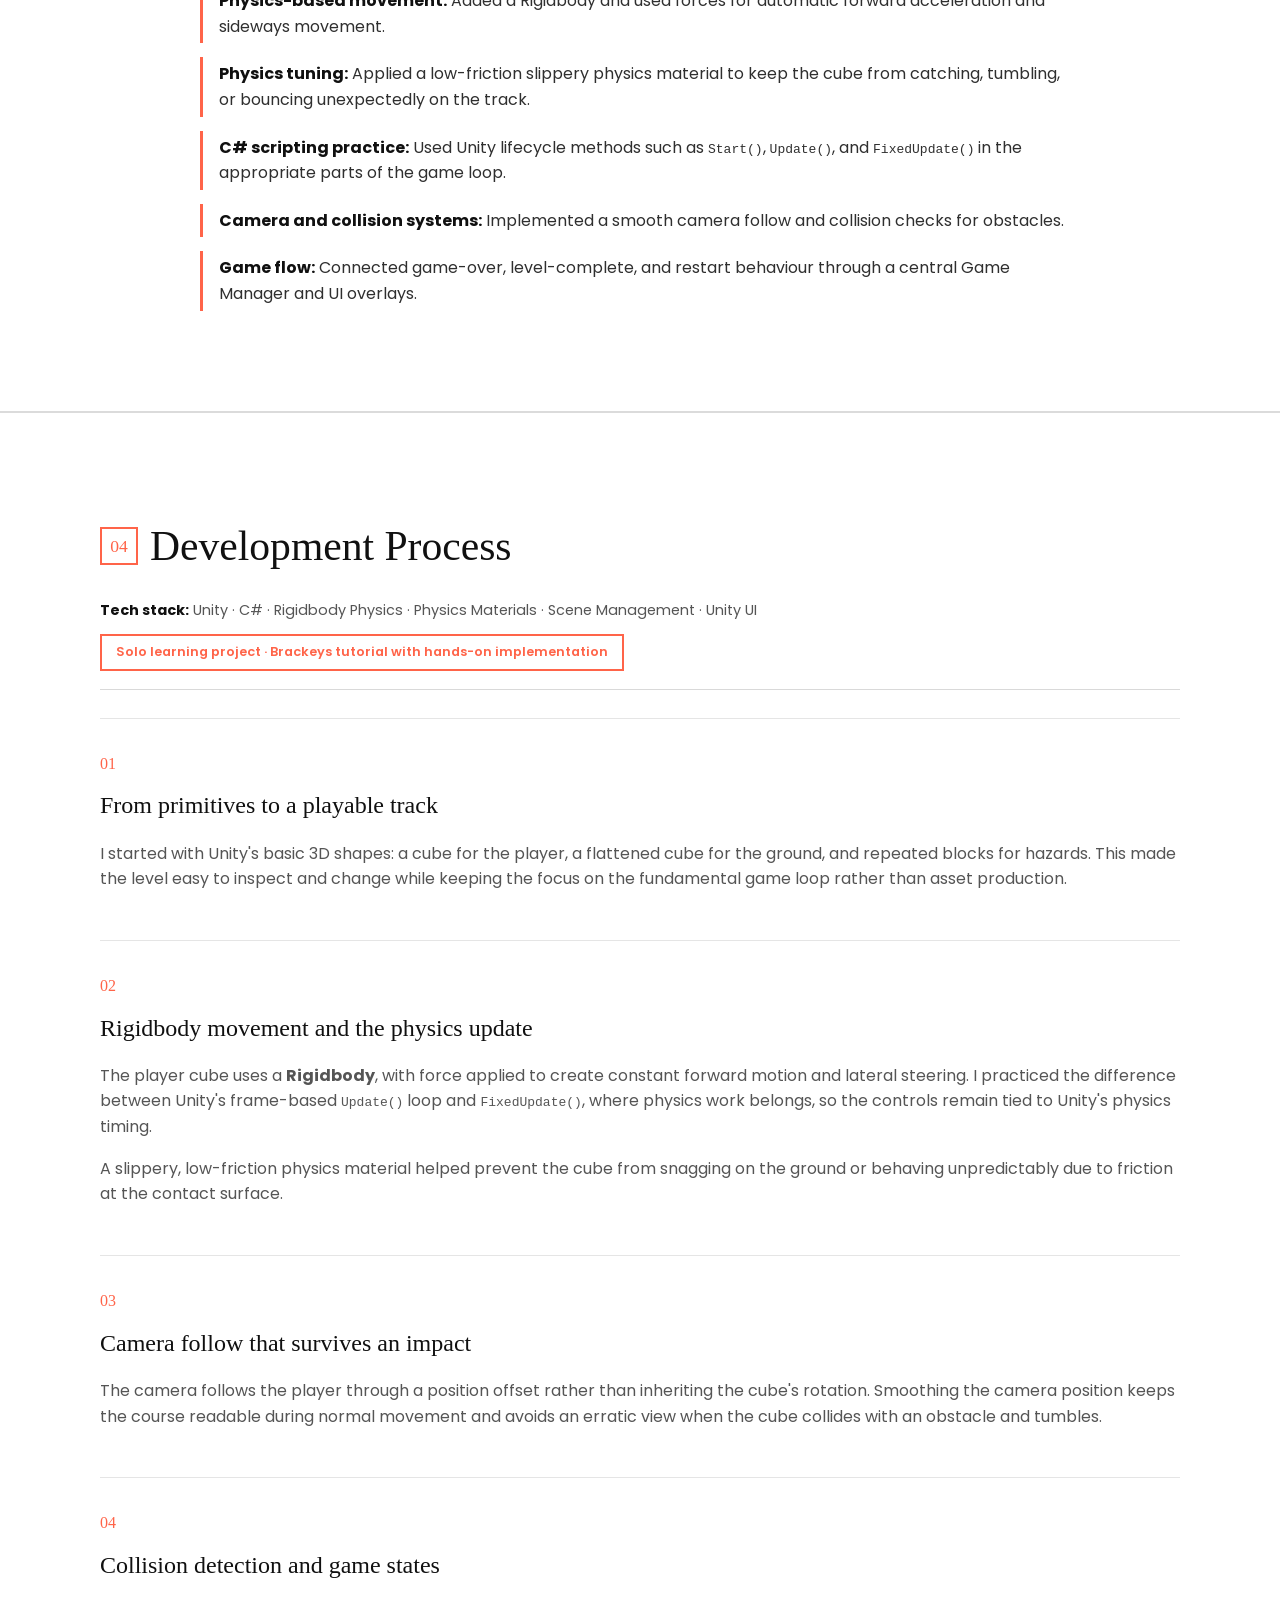
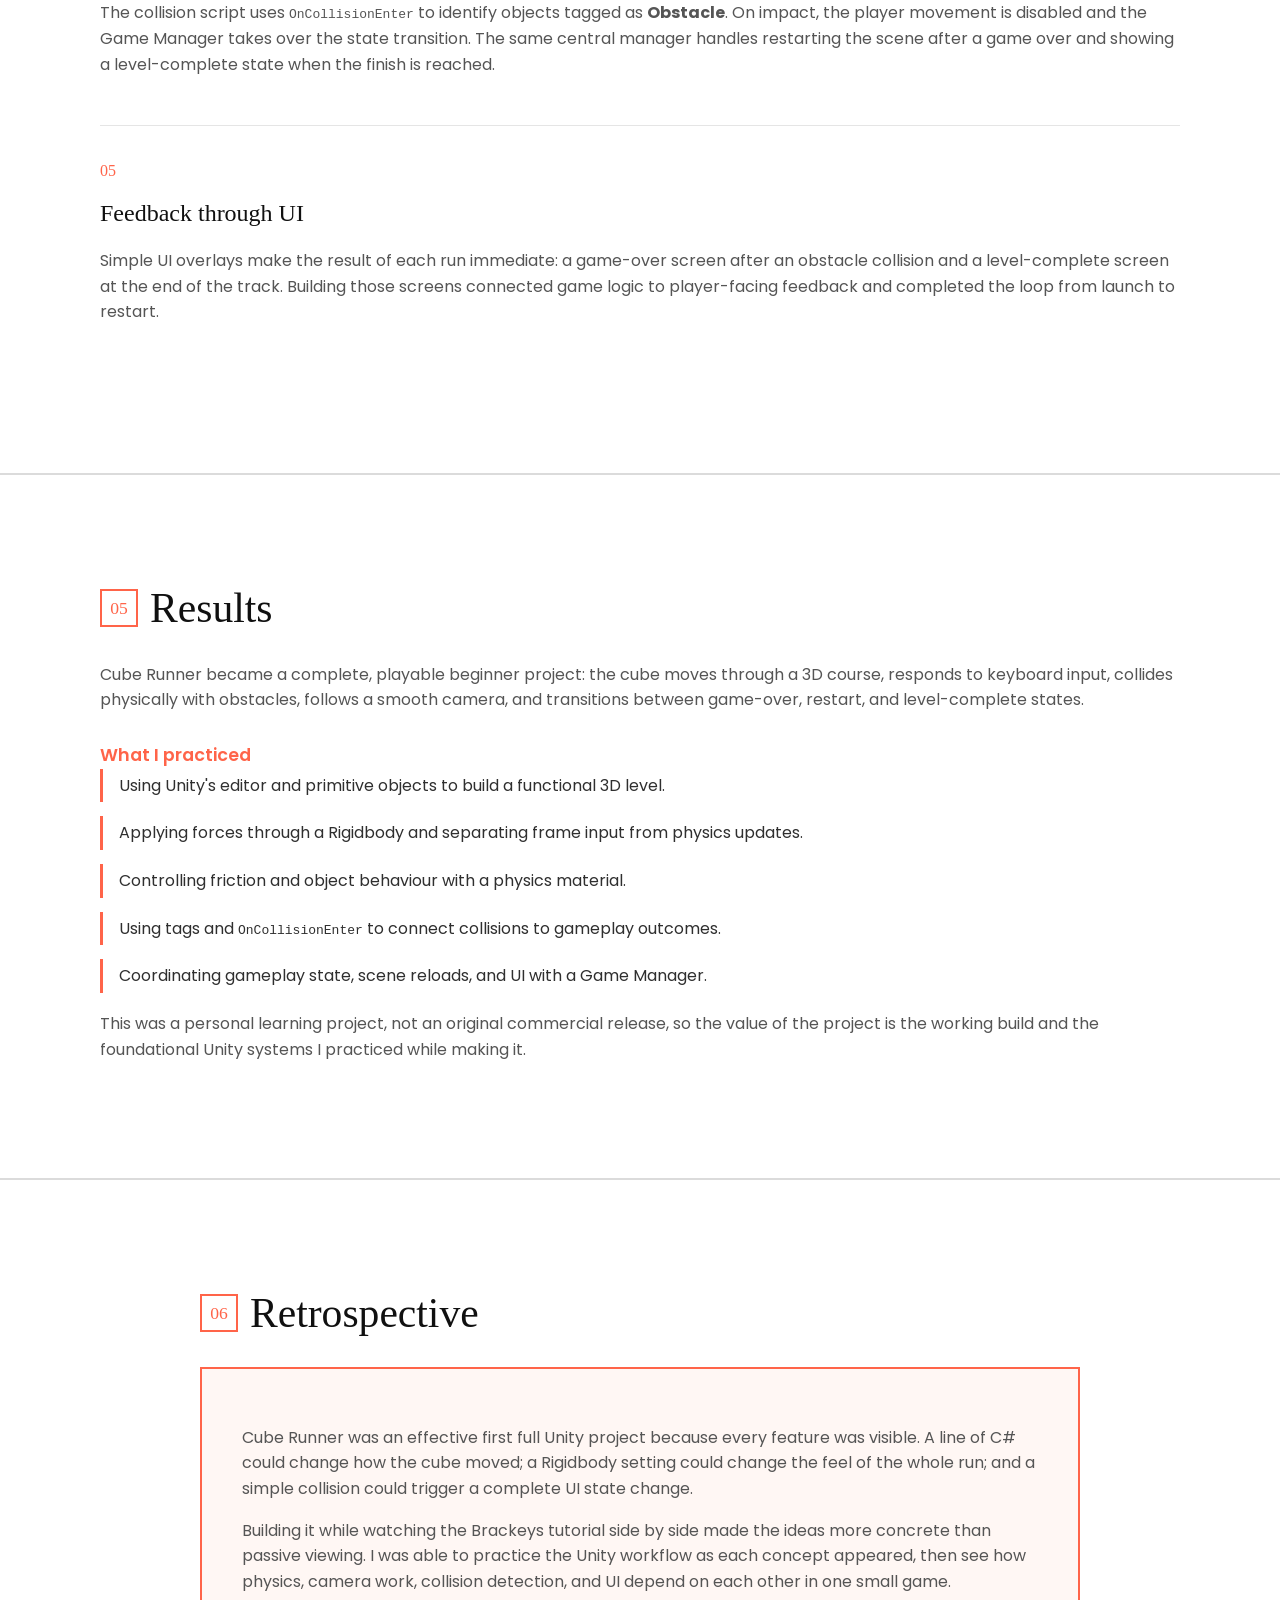
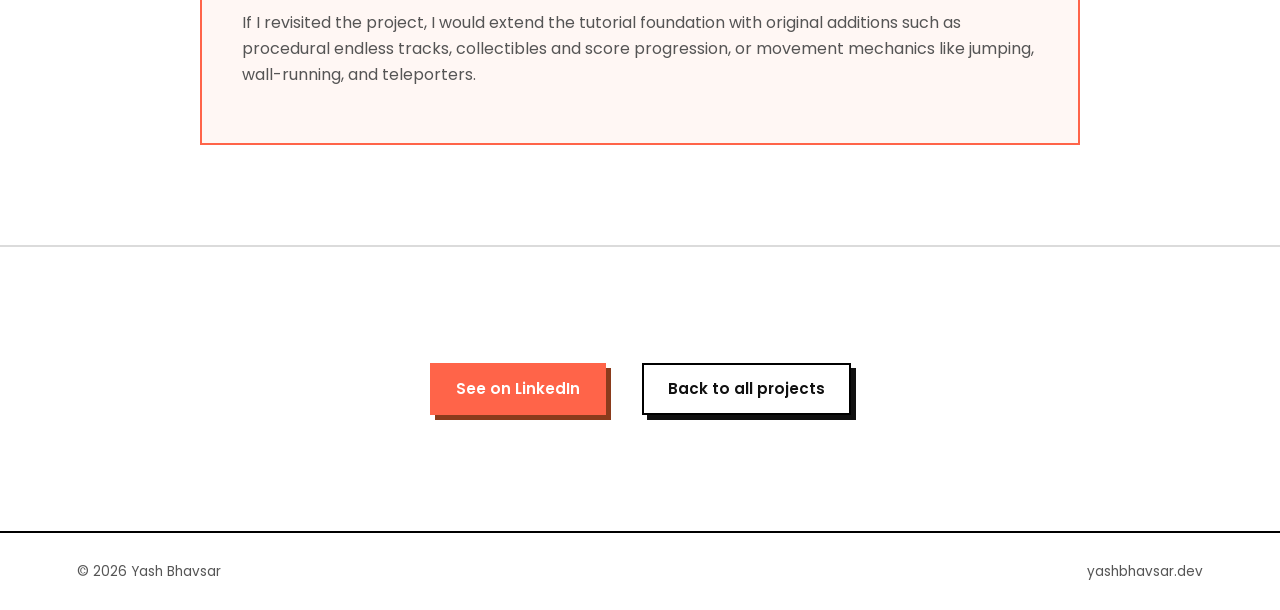
<file: projects/cube-runner.html>
<!doctype html>
<html lang="en"
    data-theme="light">

<head>
    <meta charset="UTF-8" />
    <meta name="viewport"
        content="width=device-width, initial-scale=1" />
    <title>Cube Runner — Yash Bhavsar</title>
    <meta name="description"
        content="Case study: Cube Runner, a Unity learning project built alongside Brackeys' beginner tutorial series." />

    <link rel="preconnect"
        href="https://fonts.googleapis.com" />
    <link rel="preconnect"
        href="https://fonts.gstatic.com"
        crossorigin />
    <link
        href="https://fonts.googleapis.com/css2?family=Permanent+Marker&family=Poppins:wght@400;500;600;700&display=swap"
        rel="stylesheet" />
    <link rel="stylesheet"
        href="../style.css" />
    <link rel="stylesheet"
        href="../projects.css" />
    <style>
        :root {
            --accent: rgb(255, 100, 73);
            --accent-dim: rgb(138, 59, 28);
            --retro-background: rgba(255, 115, 73, 0.06);
        }

        .case-hero img {
            object-position: center;
        }
    </style>
</head>

<body>
    <div class="progress-track">
        <div class="progress-fill"
            id="progress-fill"></div>
    </div>

    <div data-include="components/header"></div>

    <main>
        <!-- ============ HERO IMAGE ============ -->
        <section class="case-hero">
            <img src="/assets/cube-runner/hero.png"
                alt="Cube Runner gameplay showing the player cube racing along an obstacle course" />
        </section>

        <!-- ============ 0. CASE HEADER ============ -->
        <section class="case-header case-header--flush">
            <span class="eyebrow">
                <svg viewBox="0 0 24 24"
                    aria-hidden="true">
                    <path d="M12 2l2.9 6.3L22 9l-5 4.9L18.2 21 12 17.6 5.8 21 7 13.9 2 9l7.1-.7z" />
                </svg>
                Other Notable Project
            </span>

            <h1>Cube Runner</h1>
            <p class="hook">
                A fast, physics-driven <strong>3D obstacle runner</strong>
                built in Unity while learning game development hands-on,
                tutorial side by side with Brackeys.
            </p>

            <div class="badge-row">
                <span class="badge">
                    <svg viewBox="0 0 24 24"
                        aria-hidden="true">
                        <circle cx="12"
                            cy="12"
                            r="9" />
                        <path d="M12 7v5l3 3" />
                    </svg>
                    Solo Learning Project
                </span>
                <span class="badge">
                    <svg viewBox="0 0 24 24"
                        aria-hidden="true">
                        <polygon points="12,2.5 20.2,7.2 20.2,16.8 12,21.5 3.8,16.8 3.8,7.2" />
                        <path d="M12,12 L12,2.5 M12,12 L20.2,16.8 M12,12 L3.8,16.8" />
                    </svg>
                    Unity 3D / PC
                </span>
                <span class="badge">
                    <svg viewBox="0 0 24 24"
                        aria-hidden="true">
                        <path d="M8 21h8M12 17v4" />
                        <path d="M7 4h10v5a5 5 0 0 1-10 0V4z" />
                        <path d="M7 6H4v1a3 3 0 0 0 3 3M17 6h3v1a3 3 0 0 1-3 3" />
                    </svg>
                    Brackeys Beginner Series
                </span>
            </div>

            <div class="cta">
                <a class="btn btn-primary"
                    href="https://lnkd.in/p/dF8q9D7K"
                    target="_blank">See on LinkedIn</a>
            </div>
        </section>

        <!-- ============ HERO GAMEPLAY VIDEO ============ -->
        <section class="section"
            id="demo-video">
            <div class="video-frame fullsize">
                <video autoplay
                    muted
                    loop
                    playsinline
                    preload="metadata">
                    <source src="/assets/cube-runner/gameplay.mp4"
                        type="video/mp4" />
                </video>
            </div>
            <p class="video-caption">
                Guide the cube through the course, dodge each obstacle, and reach the finish.
            </p>
        </section>

        <!-- ============ 1. THE SPARK ============ -->
        <section class="section">
            <div class="section-inner">
                <div class="section-label">
                    <span class="num">01</span>
                    <h2>The Spark</h2>
                </div>
                <p>
                    <strong>Cube Runner</strong> was my introduction to building a complete 3D game in Unity. I made it
                    by watching the
                    <a href="https://www.youtube.com/playlist?list=PLPV2KyIb3jR5QFsefuO2RlAgWEz6EvVi6"
                        target="_blank"
                        rel="noopener">Brackeys Unity beginner tutorial series</a>
                    side by side with hands-on practice: pausing, building each feature myself, and seeing how small
                    scripts and Unity components join into a playable loop.
                </p>
                <p class="paragraph--spaced">
                    The project turns a simple cube and a few obstacles into a clear challenge: keep moving, steer out
                    of danger, and make it to the end of the track.
                </p>
            </div>
        </section>

        <!-- ============ 2. PROJECT BRIEF ============ -->
        <section class="section">
            <div class="section-inner">
                <div class="section-label">
                    <span class="num">02</span>
                    <h2>Project Brief</h2>
                </div>

                <p>
                    Cube Runner is a <strong>level-based 3D action runner</strong>. The player cube accelerates along a
                    long track; the player uses <strong>A / D</strong> or the arrow keys to move sideways and avoid
                    static block obstacles. Reaching the finish completes the level, while a collision ends the run.
                </p>

                <h3 class="subheading">Core elements</h3>
                <div class="card-grid">
                    <div class="sys-card"><span class="name">Forward motion</span><span class="desc">A Rigidbody-driven
                            cube is continuously pushed down the track.</span></div>
                    <div class="sys-card"><span class="name">Side-to-side control</span><span class="desc">Keyboard
                            input applies lateral force for responsive obstacle dodging.</span></div>
                    <div class="sys-card"><span class="name">Obstacle collisions</span><span class="desc">Hitting an
                            object tagged as an obstacle stops player movement and ends the run.</span></div>
                    <div class="sys-card"><span class="name">Finish line</span><span class="desc">A clear endpoint gives
                            the level a simple, readable win condition.</span></div>
                    <div class="sys-card"><span class="name">Follow camera</span><span class="desc">A camera offset
                            smoothly follows the player's position along the course.</span></div>
                    <div class="sys-card"><span class="name">Game-state UI</span><span class="desc">Game-over and
                            level-complete screens communicate the result and support restarting.</span></div>
                </div>

                <h3 class="subheading">The core loop</h3>
                <p>
                    Start the level → build speed automatically → steer around obstacles → reach the finish to win, or
                    collide and restart.
                </p>

                <h3 class="subheading">Platform</h3>
                <p>PC, built in Unity as a 3D learning project and played with a keyboard.</p>
            </div>
        </section>

        <!-- ============ 3. MY ROLE & RESPONSIBILITIES ============ -->
        <section class="section">
            <div class="section-inner">
                <div class="section-label">
                    <span class="num">03</span>
                    <h2>My Role &amp; Responsibilities</h2>
                </div>

                <p><strong>Role: Solo Developer · Learning alongside Brackeys' Unity beginner tutorials</strong></p>
                <p class="paragraph--spaced">
                    I made Cube Runner by watching the tutorial side by side with hands-on practice. It was a guided
                    learning project, but I implemented each part in Unity myself to understand the role of the editor,
                    components, physics, scripts, and UI in a working game.
                </p>

                <ul class="role-list">
                    <li><strong>3D scene setup:</strong> Built the player, ground track, obstacles, and finish area from
                        Unity primitive shapes.</li>
                    <li><strong>Physics-based movement:</strong> Added a Rigidbody and used forces for automatic forward
                        acceleration and sideways movement.</li>
                    <li><strong>Physics tuning:</strong> Applied a low-friction slippery physics material to keep the
                        cube from catching, tumbling, or bouncing unexpectedly on the track.</li>
                    <li><strong>C# scripting practice:</strong> Used Unity lifecycle methods such as
                        <code>Start()</code>, <code>Update()</code>, and <code>FixedUpdate()</code> in the appropriate
                        parts of the game loop.
                    </li>
                    <li><strong>Camera and collision systems:</strong> Implemented a smooth camera follow and collision
                        checks for obstacles.</li>
                    <li><strong>Game flow:</strong> Connected game-over, level-complete, and restart behaviour through a
                        central Game Manager and UI overlays.</li>
                </ul>
            </div>
        </section>

        <!-- ============ 4. DEVELOPMENT PROCESS ============ -->
        <section class="section">
            <div class="section-inner wide">
                <div class="section-label">
                    <span class="num">04</span>
                    <h2>Development Process</h2>
                </div>

                <div class="meta-line">
                    <strong>Tech stack:</strong> Unity · C# · Rigidbody Physics · Physics Materials · Scene Management ·
                    Unity UI
                    <br />
                    <span class="timeline-badge">Solo learning project · Brackeys tutorial with hands-on
                        implementation</span>
                </div>

                <div class="phase">
                    <div class="phase-tag">01</div>
                    <h3>From primitives to a playable track</h3>
                    <p>
                        I started with Unity's basic 3D shapes: a cube for the player, a flattened cube for the ground,
                        and repeated blocks for hazards. This made the level easy to inspect and change while keeping
                        the focus on the fundamental game loop rather than asset production.
                    </p>
                </div>

                <div class="phase">
                    <div class="phase-tag">02</div>
                    <h3>Rigidbody movement and the physics update</h3>
                    <p>
                        The player cube uses a <strong>Rigidbody</strong>, with force applied to create constant forward
                        motion and lateral steering. I practiced the difference between Unity's frame-based
                        <code>Update()</code> loop and <code>FixedUpdate()</code>, where physics work belongs, so the
                        controls remain tied to Unity's physics timing.
                    </p>
                    <p class="paragraph--spaced">
                        A slippery, low-friction physics material helped prevent the cube from snagging on the ground or
                        behaving unpredictably due to friction at the contact surface.
                    </p>
                </div>

                <div class="phase">
                    <div class="phase-tag">03</div>
                    <h3>Camera follow that survives an impact</h3>
                    <p>
                        The camera follows the player through a position offset rather than inheriting the cube's
                        rotation. Smoothing the camera position keeps the course readable during normal movement and
                        avoids an erratic view when the cube collides with an obstacle and tumbles.
                    </p>
                </div>

                <div class="phase">
                    <div class="phase-tag">04</div>
                    <h3>Collision detection and game states</h3>
                    <p>
                        The collision script uses <code>OnCollisionEnter</code> to identify objects tagged as
                        <strong>Obstacle</strong>. On impact, the player movement is disabled and the Game Manager takes
                        over the state transition. The same central manager handles restarting the scene after a game
                        over and showing a level-complete state when the finish is reached.
                    </p>
                </div>

                <div class="phase">
                    <div class="phase-tag">05</div>
                    <h3>Feedback through UI</h3>
                    <p>
                        Simple UI overlays make the result of each run immediate: a game-over screen after an obstacle
                        collision and a level-complete screen at the end of the track. Building those screens connected
                        game logic to player-facing feedback and completed the loop from launch to restart.
                    </p>
                </div>
            </div>
        </section>

        <!-- ============ 5. RESULTS ============ -->
        <section class="section">
            <div class="section-inner wide">
                <div class="section-label">
                    <span class="num">05</span>
                    <h2>Results</h2>
                </div>

                <p>
                    Cube Runner became a complete, playable beginner project: the cube moves through a 3D course,
                    responds to keyboard input, collides physically with obstacles, follows a smooth camera, and
                    transitions between game-over, restart, and level-complete states.
                </p>

                <h3 class="subheading">What I practiced</h3>
                <ul class="role-list">
                    <li>Using Unity's editor and primitive objects to build a functional 3D level.</li>
                    <li>Applying forces through a Rigidbody and separating frame input from physics updates.</li>
                    <li>Controlling friction and object behaviour with a physics material.</li>
                    <li>Using tags and <code>OnCollisionEnter</code> to connect collisions to gameplay outcomes.</li>
                    <li>Coordinating gameplay state, scene reloads, and UI with a Game Manager.</li>
                </ul>

                <p class="paragraph--spaced">
                    This was a personal learning project, not an original commercial release, so the value of the
                    project is the working build and the foundational Unity systems I practiced while making it.
                </p>
            </div>
        </section>

        <!-- ============ 6. RETROSPECTIVE ============ -->
        <section class="section">
            <div class="section-inner">
                <div class="section-label">
                    <span class="num">06</span>
                    <h2>Retrospective</h2>
                </div>

                <div class="retro">
                    <p>
                        Cube Runner was an effective first full Unity project because every feature was visible. A line
                        of C# could change how the cube moved; a Rigidbody setting could change the feel of the whole
                        run; and a simple collision could trigger a complete UI state change.
                    </p>
                    <p class="paragraph--spaced">
                        Building it while watching the Brackeys tutorial side by side made the ideas more concrete than
                        passive viewing. I was able to practice the Unity workflow as each concept appeared, then see
                        how physics, camera work, collision detection, and UI depend on each other in one small game.
                    </p>
                    <p class="paragraph--spaced">
                        If I revisited the project, I would extend the tutorial foundation with original additions such
                        as procedural endless tracks, collectibles and score progression, or movement mechanics like
                        jumping, wall-running, and teleporters.
                    </p>
                </div>
            </div>
        </section>

        <section class="section section--centered">
            <a class="btn btn-primary"
                href="https://lnkd.in/p/dF8q9D7K"
                target="_blank">See on LinkedIn</a>
            <a class="btn btn--back"
                href="../index.html#projects">Back to all projects</a>
        </section>
    </main>

    <div data-include="components/footer"></div>
    <script src="../script.js"></script>
</body>

</html>
</file>
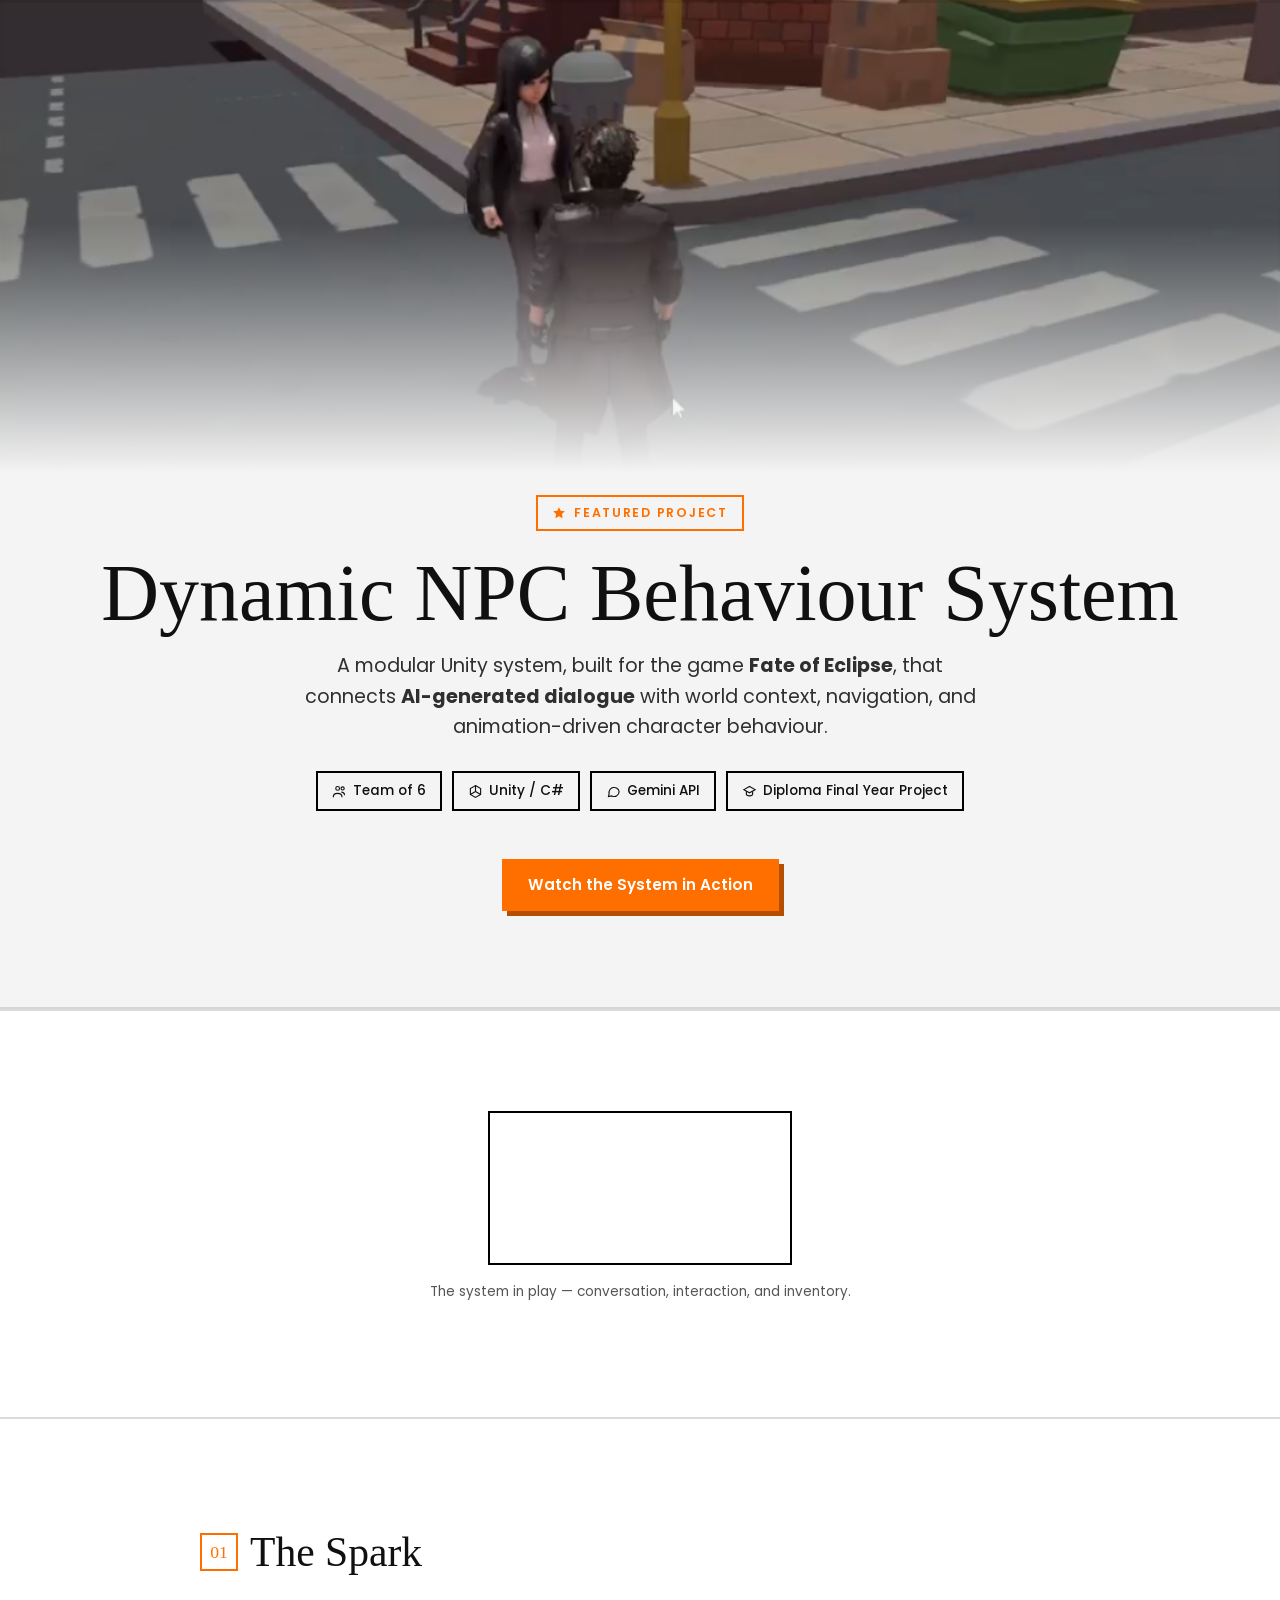
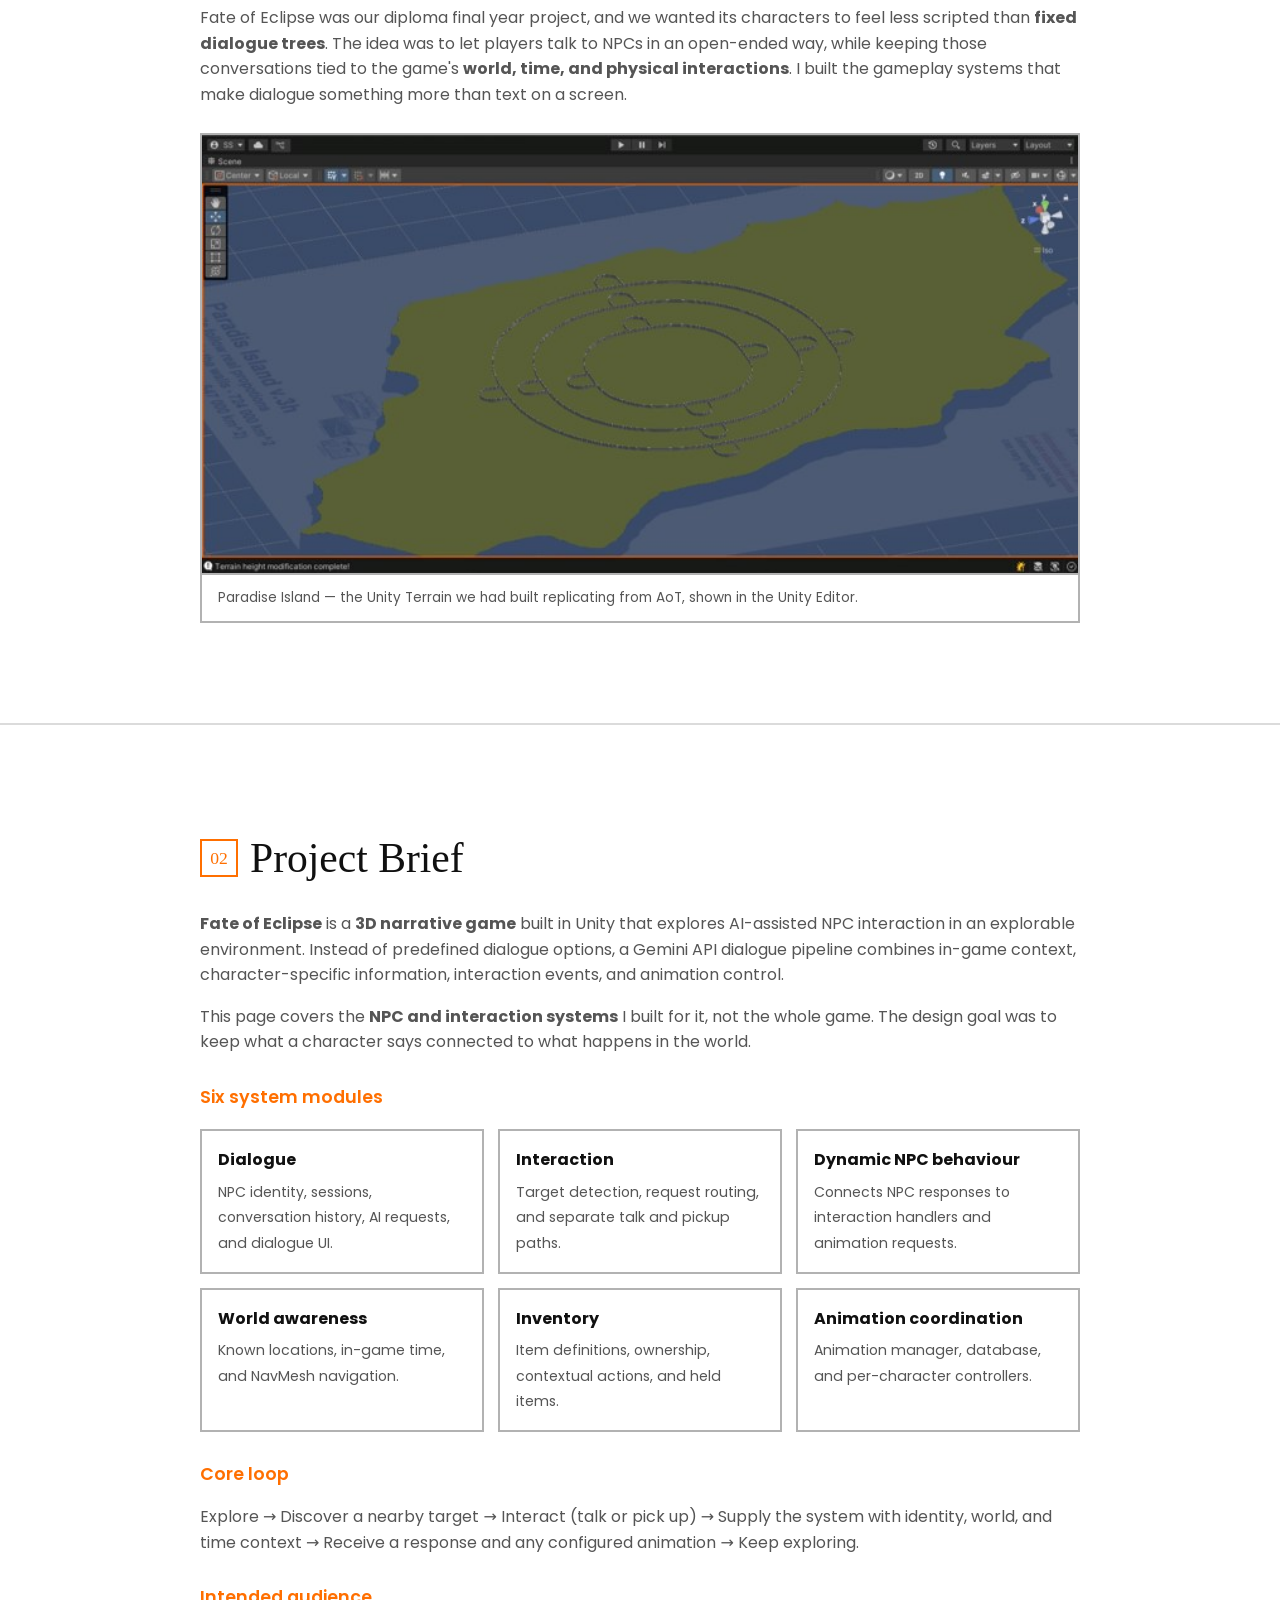
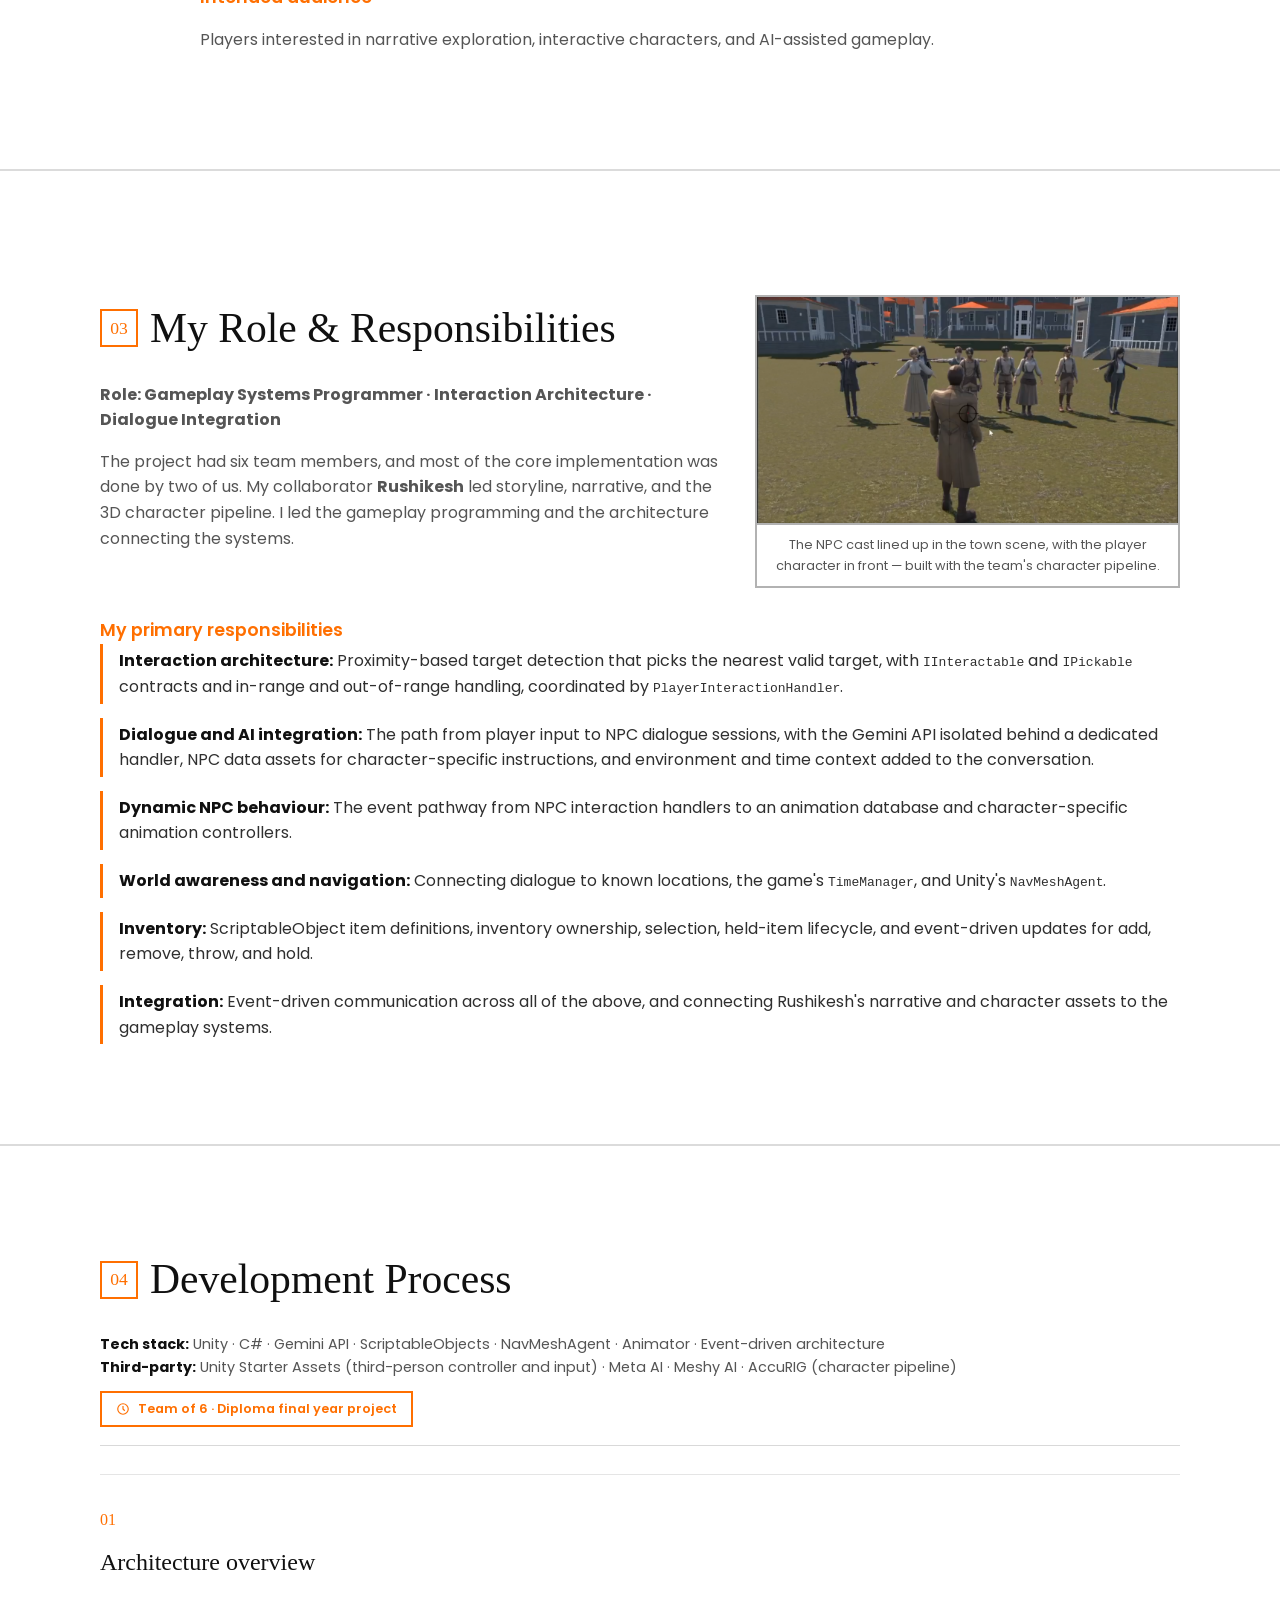
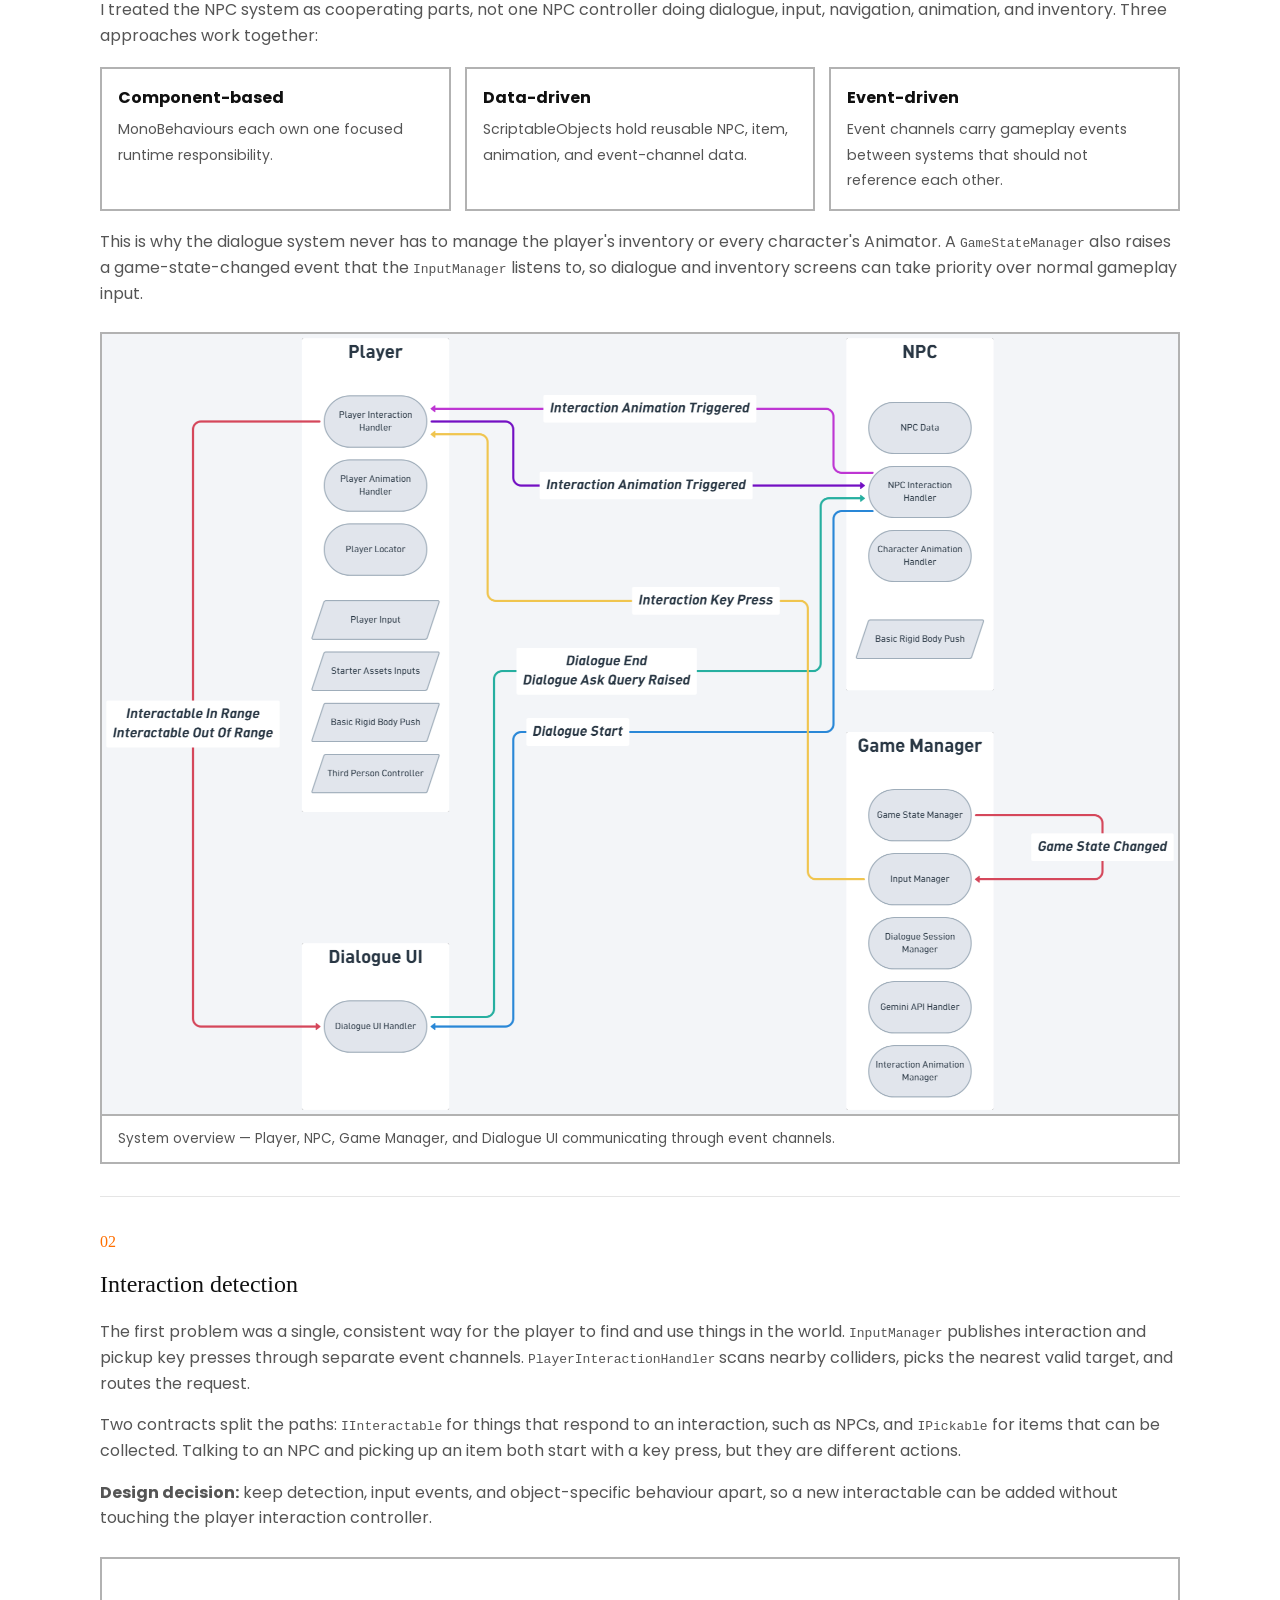
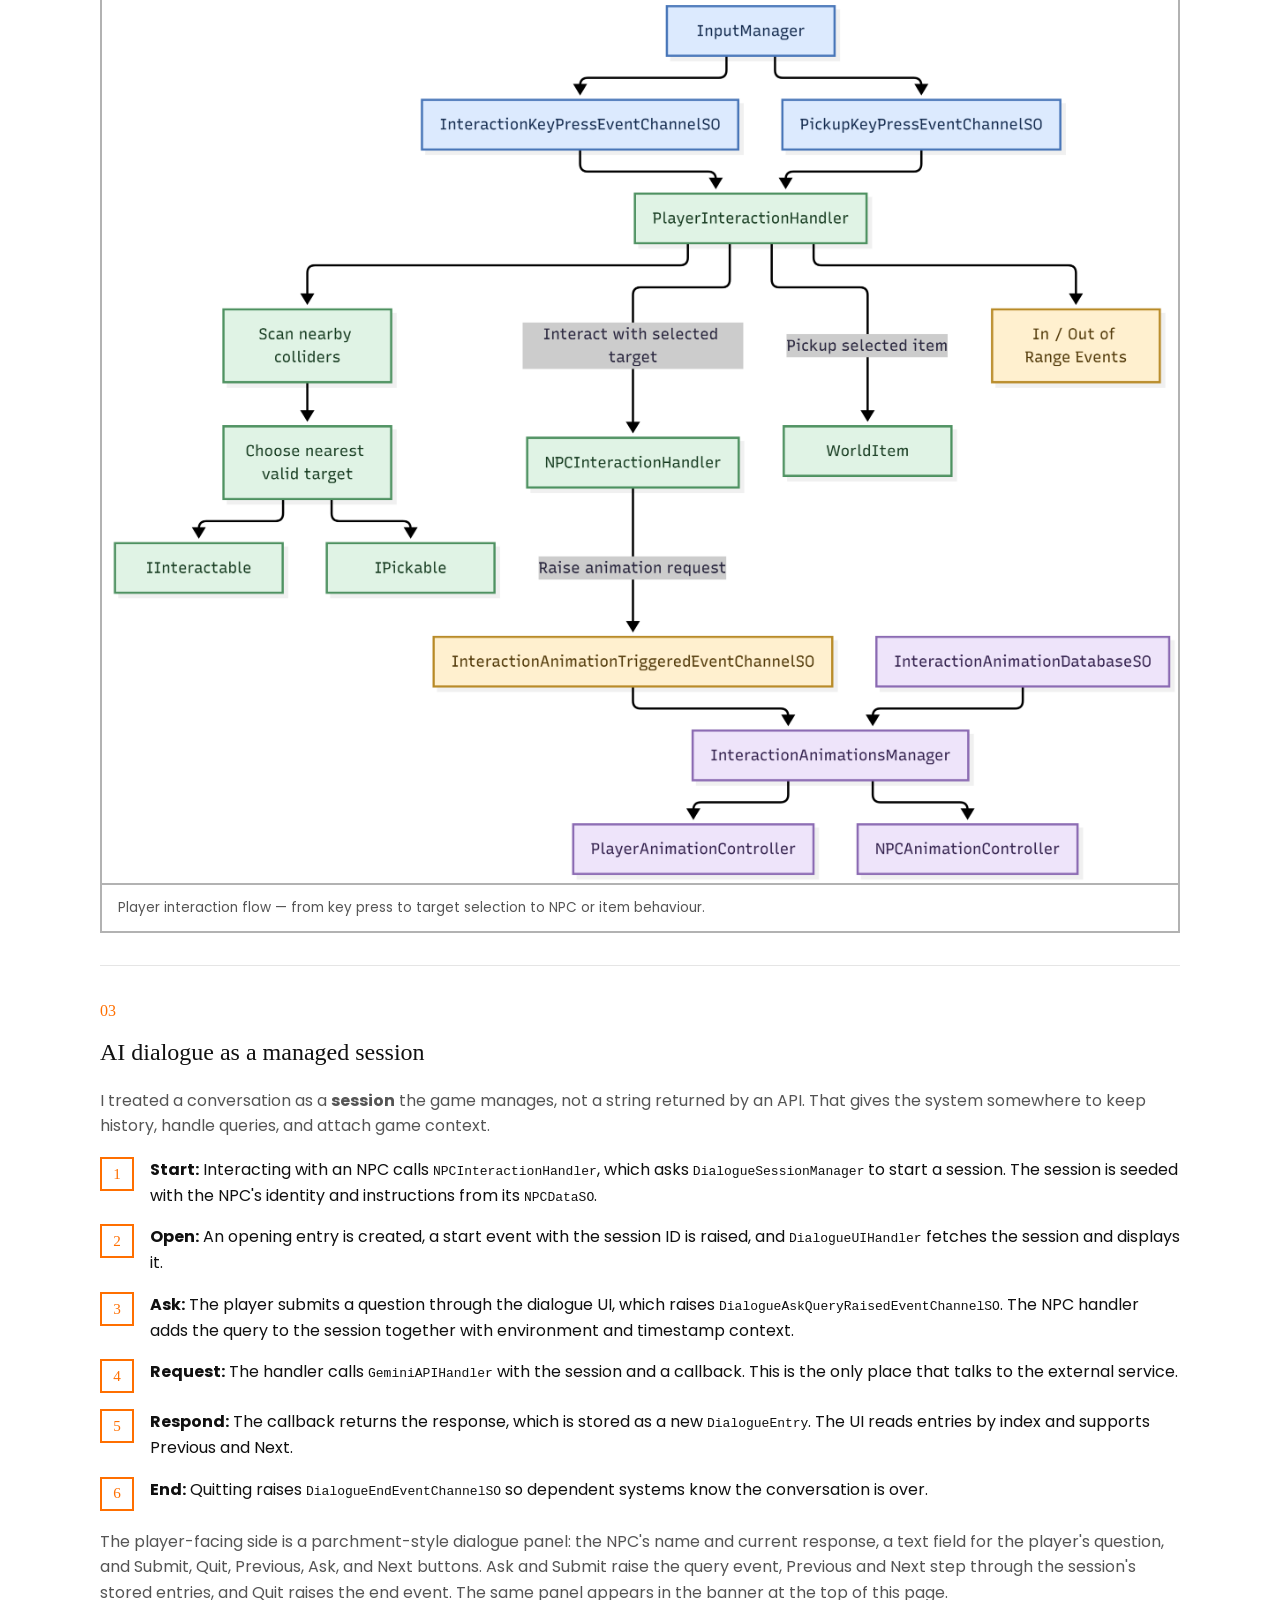
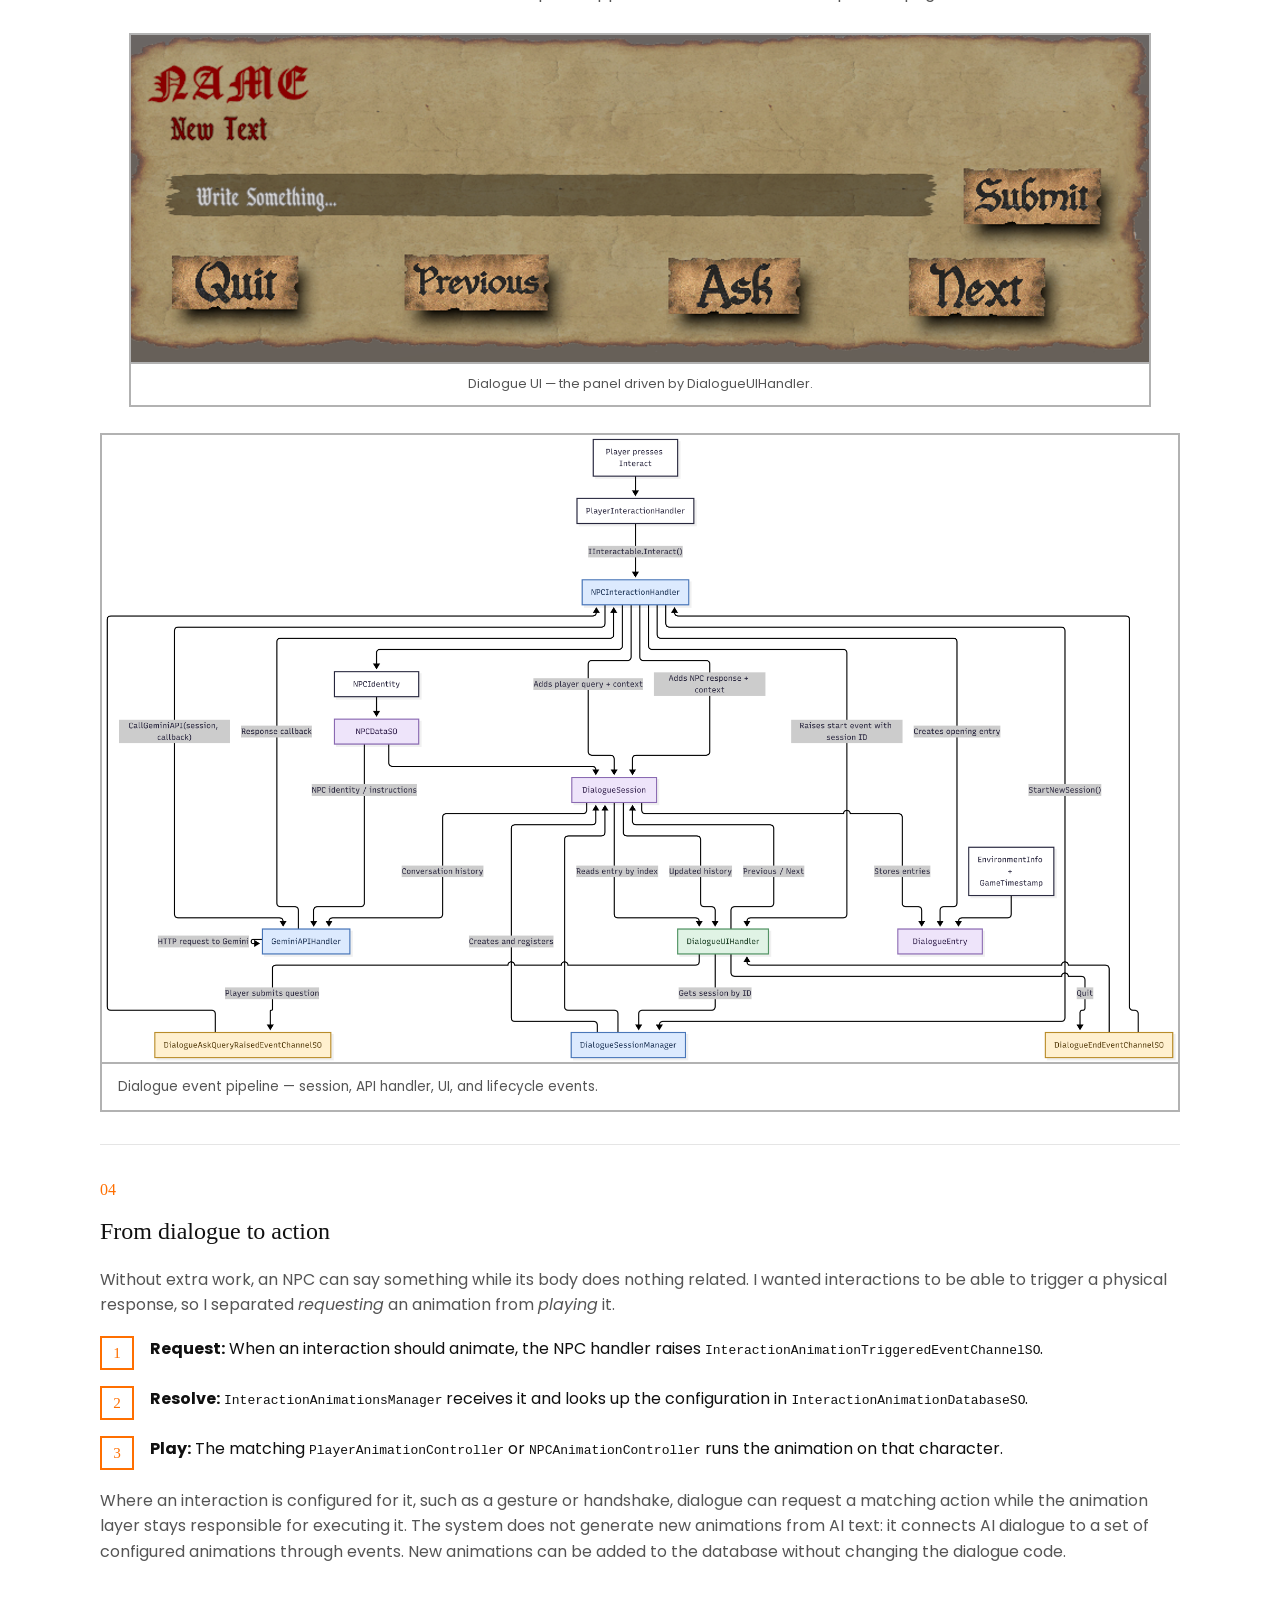
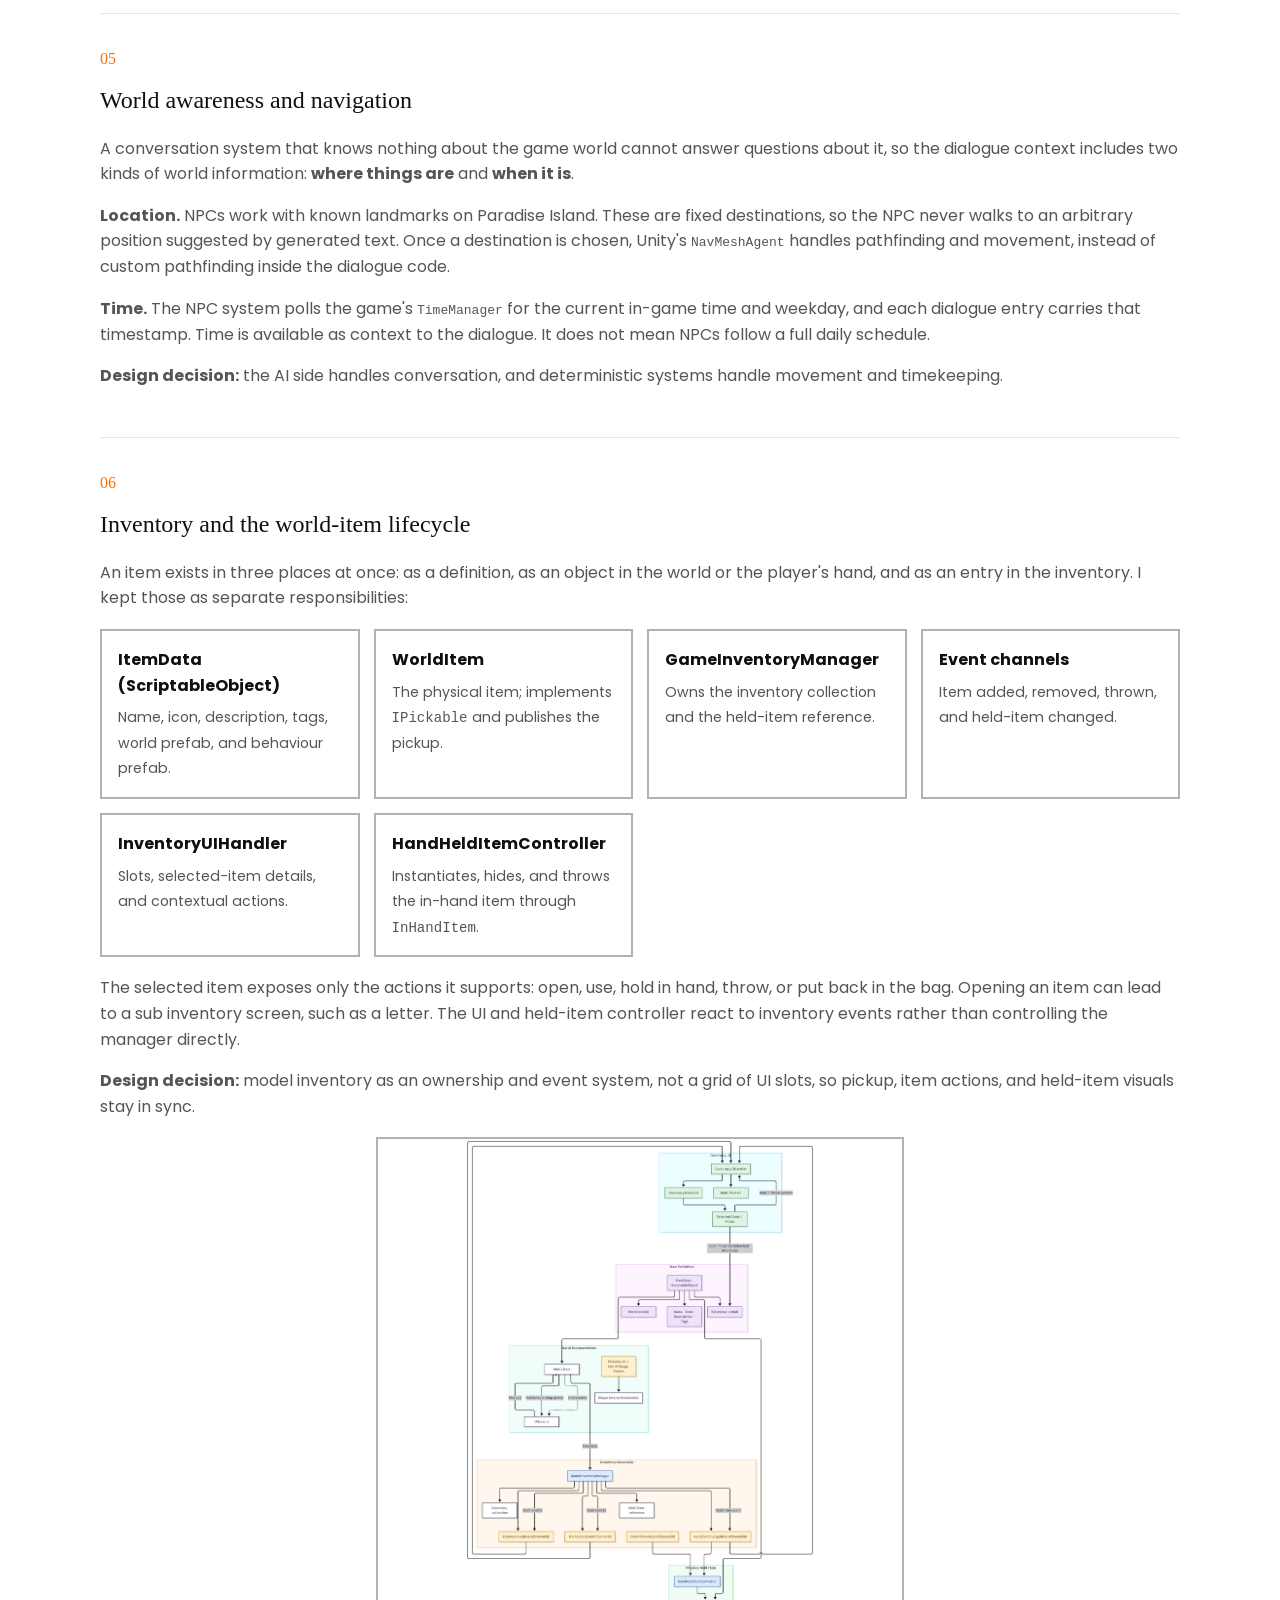
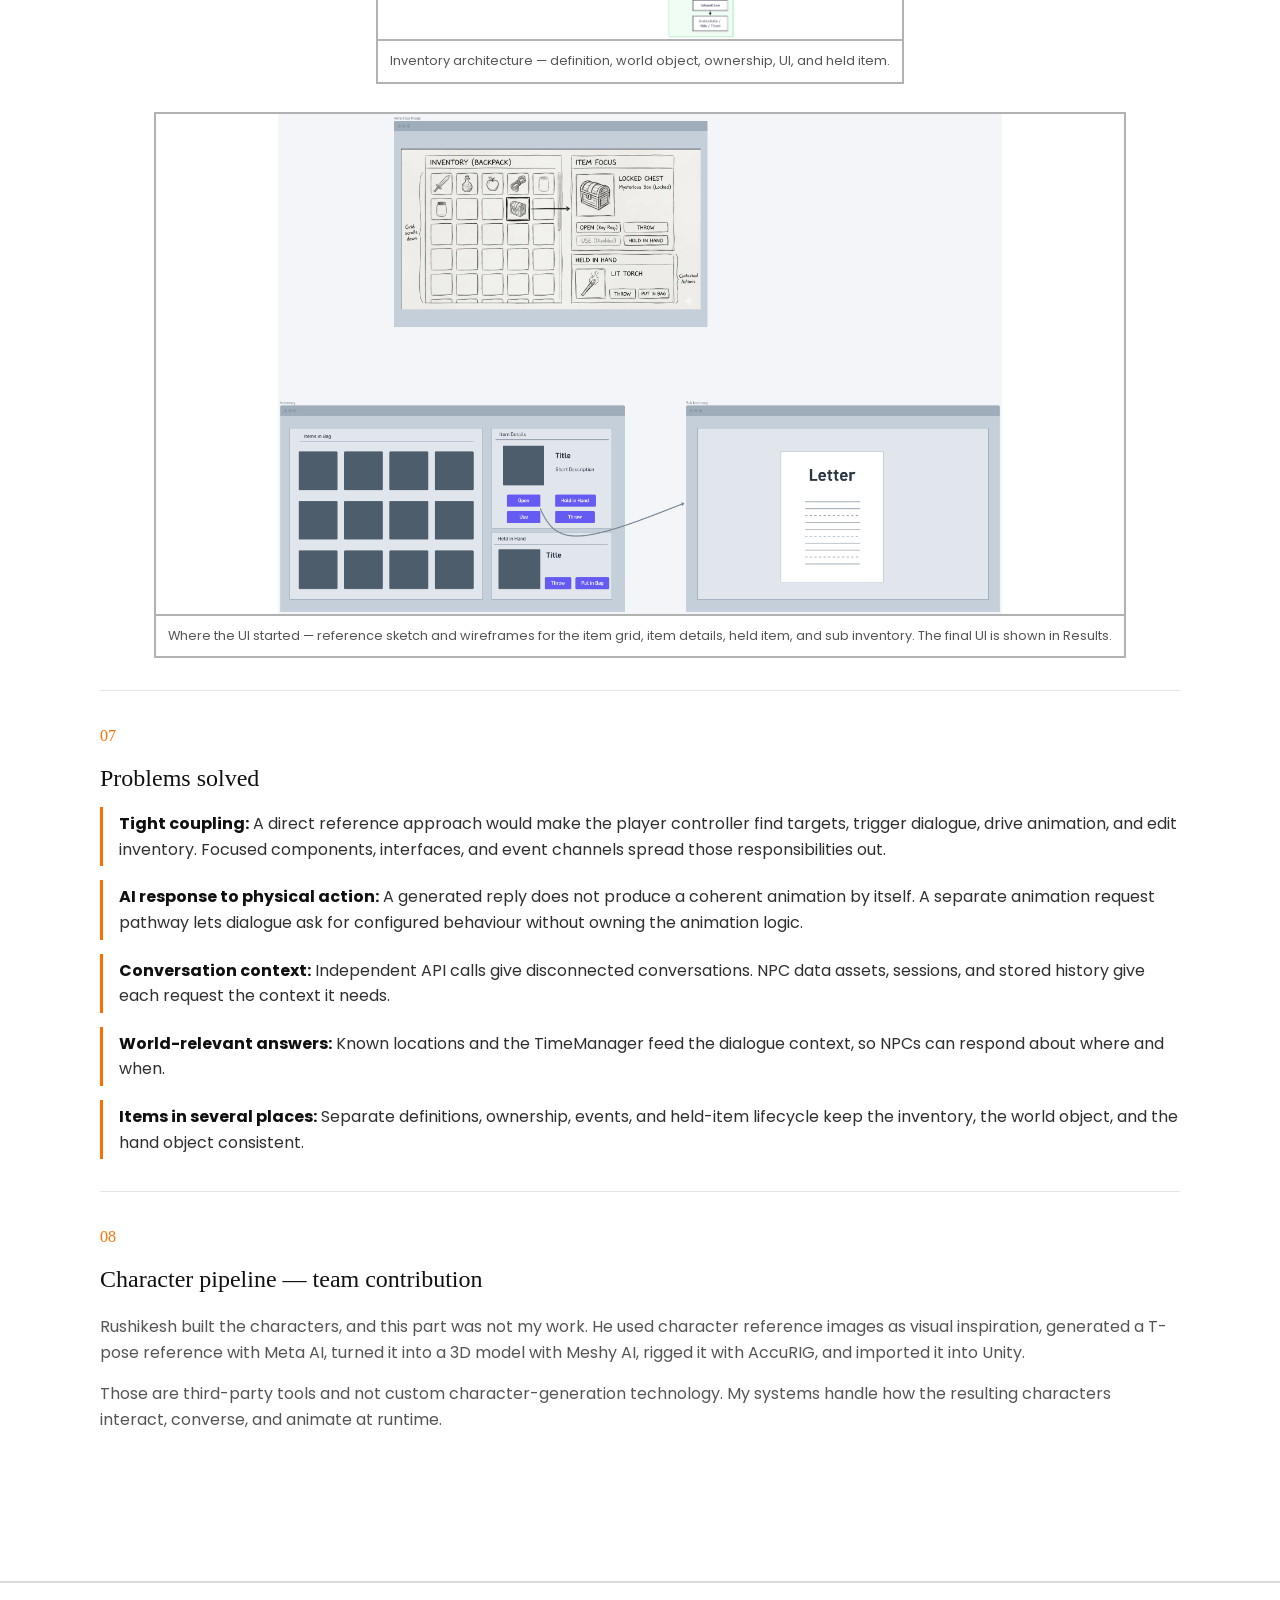
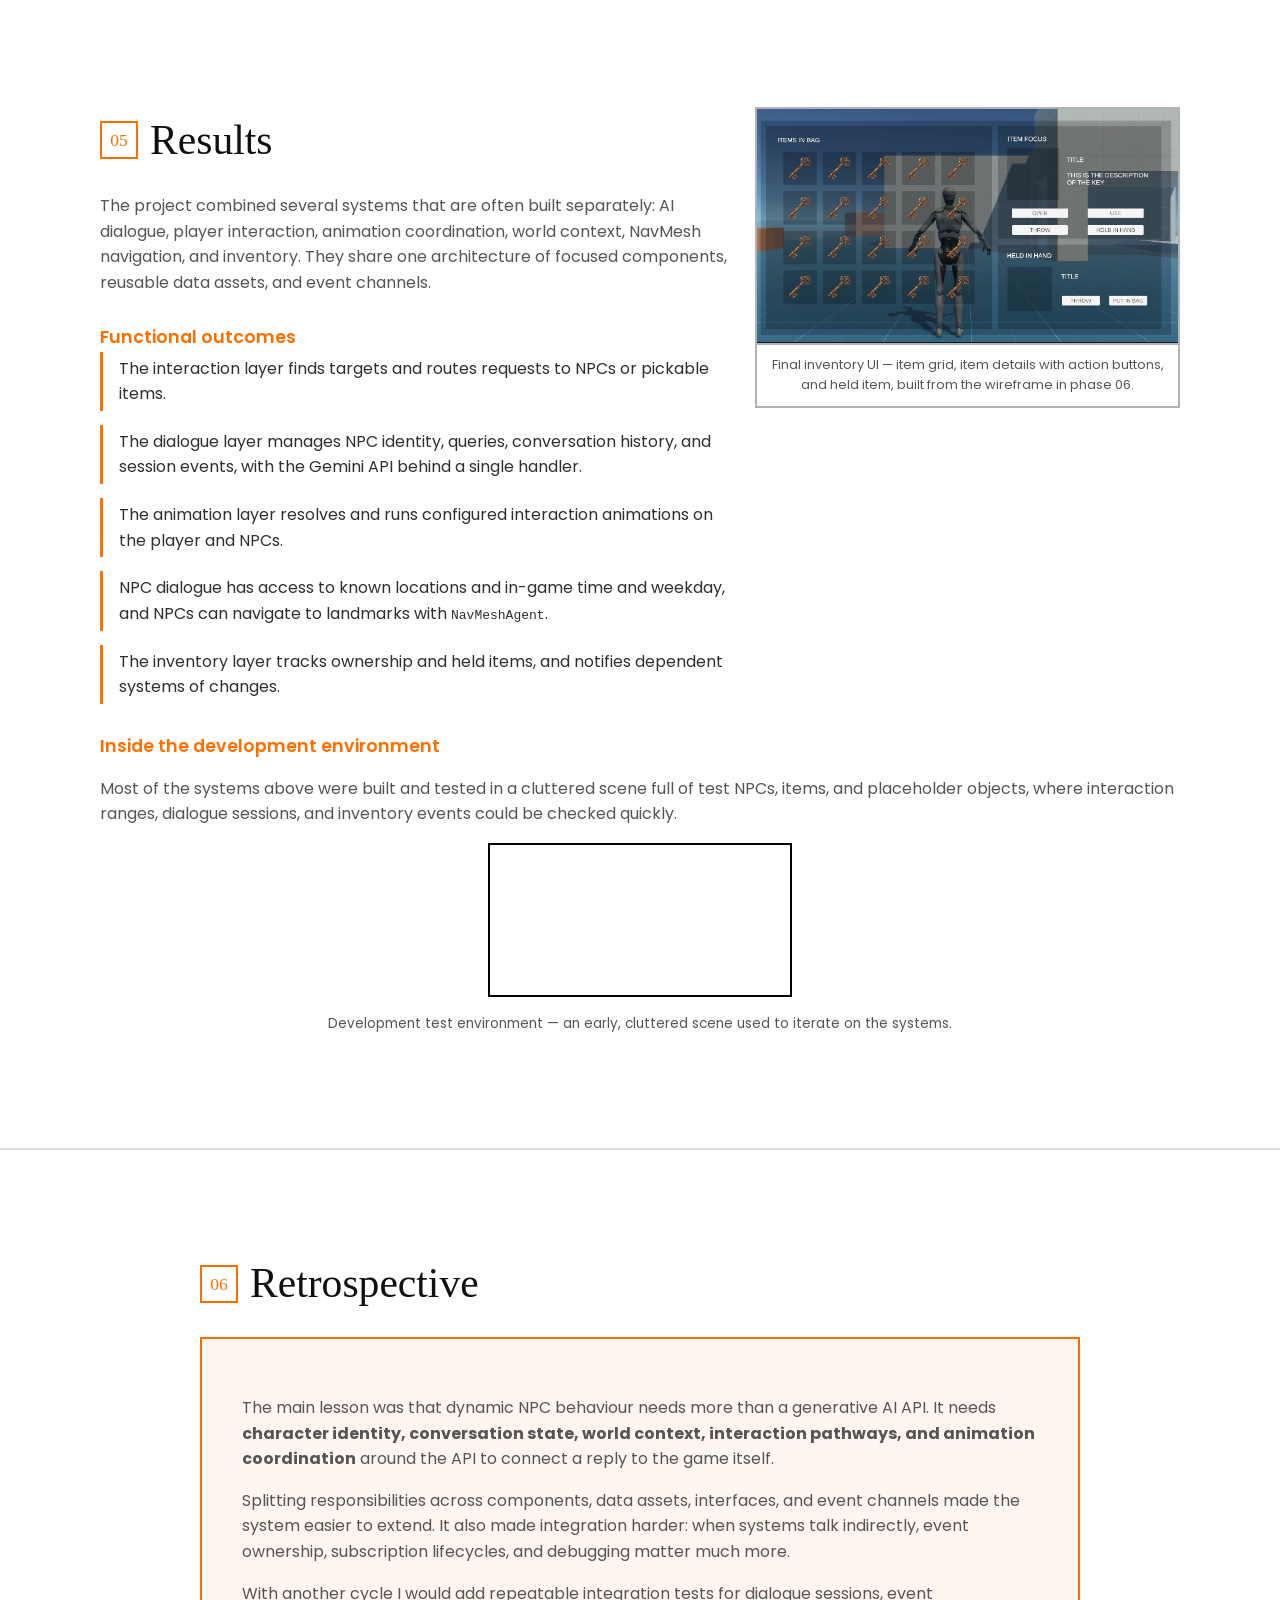
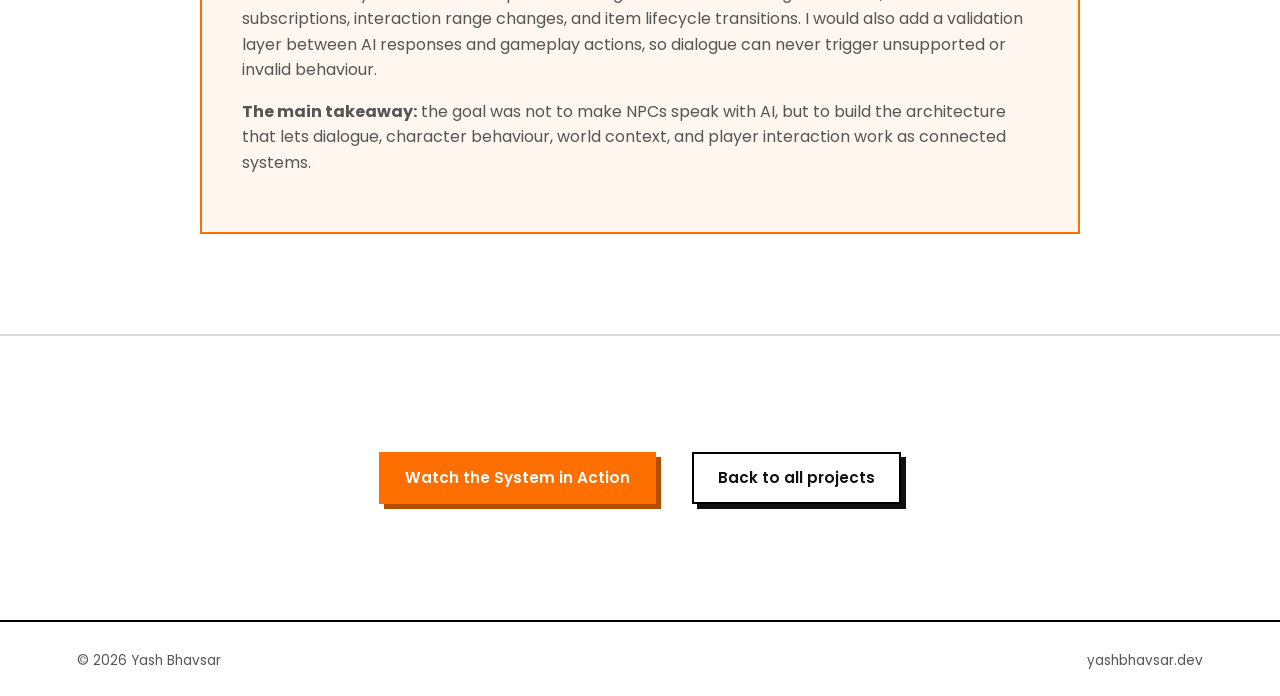
<file: projects/dynamic-npc-system.html>
<!doctype html>
<html lang="en"
    data-theme="light">

<head>
    <meta charset="UTF-8" />
    <meta name="viewport"
        content="width=device-width, initial-scale=1" />
    <title>Dynamic NPC Behaviour System — Yash Bhavsar</title>
    <meta name="description"
        content="Case study: Dynamic NPC Behaviour System, a modular Unity system connecting AI dialogue, world awareness, navigation, animation and inventory, built for the team project Fate of Eclipse." />

    <link rel="preconnect"
        href="https://fonts.googleapis.com" />
    <link rel="preconnect"
        href="https://fonts.gstatic.com"
        crossorigin />
    <link
        href="https://fonts.googleapis.com/css2?family=Permanent+Marker&family=Poppins:wght@400;500;600;700&display=swap"
        rel="stylesheet" />
    <link rel="stylesheet"
        href="../style.css" />
    <link rel="stylesheet"
        href="../projects.css" />
    <style>
        :root {
            --accent: #FF6F00;
            --accent-dim: #b44e00;
            --retro-background: rgba(255, 111, 0, 0.06);
        }

        .tall-figure {
            margin: auto;
        }

        .case-hero img {
            object-position: center;
        }
    </style>
</head>

<body>
    <div class="progress-track">
        <div class="progress-fill"
            id="progress-fill"></div>
    </div>

    <div data-include="components/header"></div>

    <main>
        <!-- ============ HERO IMAGE ============ -->
        <section class="case-hero">
            <img src="/assets/fate-of-eclipse/hero.png"
                alt="An NPC conversation in Fate of Eclipse: the parchment dialogue panel asks the player's name on a town street" />
        </section>

        <!-- ============ 0. CASE HEADER ============ -->
        <section class="case-header case-header--flush">
            <span class="eyebrow">
                <svg viewBox="0 0 24 24">
                    <path d="M12 2l2.9 6.3L22 9l-5 4.9L18.2 21 12 17.6 5.8 21 7 13.9 2 9l7.1-.7z" />
                </svg>
                Featured Project
            </span>

            <h1>Dynamic NPC Behaviour System</h1>
            <p class="hook">
                A modular Unity system, built for the game
                <strong>Fate of Eclipse</strong>, that connects
                <strong>AI-generated dialogue</strong> with world context,
                navigation, and animation-driven character behaviour.
            </p>

            <div class="badge-row">
                <span class="badge">
                    <svg viewBox="0 0 24 24">
                        <circle cx="9"
                            cy="7"
                            r="3" />
                        <path d="M2 21c0-3.5 3-6 7-6s7 2.5 7 6" />
                        <circle cx="17"
                            cy="7"
                            r="2.5" />
                        <path d="M15 13c2.8 0 5 2 5 5" />
                    </svg>
                    Team of 6
                </span>
                <span class="badge">
                    <svg viewBox="0 0 24 24">
                        <polygon points="12,2.5 20.2,7.2 20.2,16.8 12,21.5 3.8,16.8 3.8,7.2" />
                        <path d="M12,12 L12,2.5 M12,12 L20.2,16.8 M12,12 L3.8,16.8" />
                    </svg>
                    Unity / C#
                </span>
                <span class="badge">
                    <svg viewBox="0 0 24 24">
                        <path d="M21 12a8 8 0 0 1-11.6 7.1L4 20l1-4.6A8 8 0 1 1 21 12z" />
                    </svg>
                    Gemini API
                </span>
                <span class="badge">
                    <svg viewBox="0 0 24 24">
                        <path d="M3 9l9-5 9 5-9 5-9-5z" />
                        <path d="M7 11.5V16c0 1.5 2.2 3 5 3s5-1.5 5-3v-4.5" />
                    </svg>
                    Diploma Final Year Project
                </span>
            </div>

            <div class="cta">
                <a class="btn btn-primary"
                    href="#demo-video">Watch the System in Action</a>
            </div>
        </section>

        <!-- ============ HERO GAMEPLAY VIDEO ============ -->
        <section class="section"
            id="demo-video">
            <div class="video-frame fullsize">
                <video autoplay
                    muted
                    loop
                    playsinline
                    preload="auto">
                    <source src="/assets/fate-of-eclipse/npc-demo.mp4"
                        type="video/mp4" />
                </video>
            </div>
            <p class="video-caption">
                The system in play — conversation, interaction, and
                inventory.
            </p>
        </section>

        <!-- ============ 1. THE SPARK ============ -->
        <section class="section">
            <div class="section-inner">
                <div class="section-label">
                    <span class="num">01</span>
                    <h2>The Spark</h2>
                </div>
                <p>
                    Fate of Eclipse was our diploma final year project, and
                    we wanted its characters to feel less scripted than
                    <strong>fixed dialogue trees</strong>. The idea was to
                    let players talk to NPCs in an open-ended way, while
                    keeping those conversations tied to the game's
                    <strong>world, time, and physical interactions</strong>.
                    I built the gameplay systems that make dialogue
                    something more than text on a screen.
                </p>

                <figure class="figure">
                    <img src="/assets/fate-of-eclipse/paradise-island.jpg"
                        alt="Paradise Island terrain in the Unity Editor, the island-shaped Unity Terrain environment built for Fate of Eclipse"
                        loading="lazy" />
                    <figcaption>
                        Paradise Island — the Unity Terrain we had built replicating from AoT, shown in the Unity
                        Editor.
                    </figcaption>
                </figure>
            </div>
        </section>

        <!-- ============ 2. PROJECT BRIEF ============ -->
        <section class="section">
            <div class="section-inner">
                <div class="section-label">
                    <span class="num">02</span>
                    <h2>Project Brief</h2>
                </div>

                <p>
                    <strong>Fate of Eclipse</strong> is a
                    <strong>3D narrative game</strong> built in Unity that
                    explores AI-assisted NPC interaction in an explorable
                    environment. Instead of predefined dialogue options, a
                    Gemini API dialogue pipeline combines in-game context,
                    character-specific information, interaction events, and
                    animation control.
                </p>
                <p class="paragraph--spaced">
                    This page covers the <strong>NPC and interaction
                        systems</strong> I built for it, not the whole game. The
                    design goal was to keep what a character says connected
                    to what happens in the world.
                </p>

                <h3 class="subheading">Six system modules</h3>
                <div class="card-grid">
                    <div class="sys-card">
                        <span class="name">Dialogue</span><span class="desc">NPC identity, sessions, conversation
                            history,
                            AI requests, and dialogue UI.</span>
                    </div>
                    <div class="sys-card">
                        <span class="name">Interaction</span><span class="desc">Target detection, request routing, and
                            separate talk and pickup paths.</span>
                    </div>
                    <div class="sys-card">
                        <span class="name">Dynamic NPC behaviour</span><span class="desc">Connects NPC responses to
                            interaction handlers
                            and animation requests.</span>
                    </div>
                    <div class="sys-card">
                        <span class="name">World awareness</span><span class="desc">Known locations, in-game time, and
                            NavMesh
                            navigation.</span>
                    </div>
                    <div class="sys-card">
                        <span class="name">Inventory</span><span class="desc">Item definitions, ownership, contextual
                            actions, and held items.</span>
                    </div>
                    <div class="sys-card">
                        <span class="name">Animation coordination</span><span class="desc">Animation manager, database,
                            and per-character
                            controllers.</span>
                    </div>
                </div>

                <h3 class="subheading">Core loop</h3>
                <p>
                    Explore → Discover a nearby target → Interact (talk or
                    pick up) → Supply the system with identity, world, and
                    time context → Receive a response and any configured
                    animation → Keep exploring.
                </p>

                <h3 class="subheading">Intended audience</h3>
                <p>
                    Players interested in narrative exploration, interactive
                    characters, and AI-assisted gameplay.
                </p>
            </div>
        </section>

        <!-- ============ 3. MY ROLE & RESPONSIBILITIES ============ -->
        <section class="section">
            <div class="section-inner wide">
                <div class="result-row">
                    <div class="text-col">
                        <div class="section-label">
                            <span class="num">03</span>
                            <h2>My Role &amp; Responsibilities</h2>
                        </div>
                        <p>
                            <strong>Role: Gameplay Systems Programmer ·
                                Interaction Architecture · Dialogue
                                Integration</strong>
                        </p>
                        <p class="paragraph--spaced">
                            The project had six team members, and most of
                            the core implementation was done by two of us.
                            My collaborator
                            <strong>Rushikesh</strong> led storyline,
                            narrative, and the 3D character pipeline. I led
                            the gameplay programming and the architecture
                            connecting the systems.
                        </p>
                    </div>
                    <div class="img-col">
                        <figure class="tall-figure">
                            <img src="/assets/fate-of-eclipse/characters.png"
                                alt="Characters designed for Fate of Eclipse lined up in T-pose in a town scene, with the player character in front"
                                loading="lazy" />
                            <figcaption>
                                The NPC cast lined up in the town scene, with
                                the player character in front — built with the
                                team's character pipeline.
                            </figcaption>
                        </figure>
                    </div>
                </div>

                <h3 class="subheading">My primary responsibilities</h3>
                <ul class="role-list">
                    <li>
                        <strong>Interaction architecture:</strong>
                        Proximity-based target detection that picks the
                        nearest valid target, with
                        <code>IInteractable</code> and
                        <code>IPickable</code> contracts and in-range and
                        out-of-range handling, coordinated by
                        <code>PlayerInteractionHandler</code>.
                    </li>
                    <li>
                        <strong>Dialogue and AI integration:</strong> The
                        path from player input to NPC dialogue sessions,
                        with the Gemini API isolated behind a dedicated
                        handler, NPC data assets for character-specific
                        instructions, and environment and time context
                        added to the conversation.
                    </li>
                    <li>
                        <strong>Dynamic NPC behaviour:</strong> The event
                        pathway from NPC interaction handlers to an
                        animation database and character-specific animation
                        controllers.
                    </li>
                    <li>
                        <strong>World awareness and navigation:</strong>
                        Connecting dialogue to known locations, the game's
                        <code>TimeManager</code>, and Unity's
                        <code>NavMeshAgent</code>.
                    </li>
                    <li>
                        <strong>Inventory:</strong> ScriptableObject item
                        definitions, inventory ownership, selection,
                        held-item lifecycle, and event-driven updates for
                        add, remove, throw, and hold.
                    </li>
                    <li>
                        <strong>Integration:</strong> Event-driven
                        communication across all of the above, and
                        connecting Rushikesh's narrative and character
                        assets to the gameplay systems.
                    </li>
                </ul>
            </div>
        </section>

        <!-- ============ 4. DEVELOPMENT PROCESS ============ -->
        <section class="section">
            <div class="section-inner wide">
                <div class="section-label">
                    <span class="num">04</span>
                    <h2>Development Process</h2>
                </div>

                <!-- TODO: replace with the real development duration, e.g. "6 months". -->
                <div class="meta-line">
                    <strong>Tech stack:</strong> Unity · C# · Gemini API ·
                    ScriptableObjects · NavMeshAgent · Animator ·
                    Event-driven architecture
                    <br />
                    <strong>Third-party:</strong> Unity Starter Assets
                    (third-person controller and input) · Meta AI · Meshy
                    AI · AccuRIG (character pipeline)
                    <br />
                    <span class="timeline-badge">
                        <svg viewBox="0 0 24 24"
                            width="14"
                            height="14"
                            fill="none"
                            stroke="currentColor"
                            stroke-width="2">
                            <circle cx="12"
                                cy="12"
                                r="9" />
                            <path d="M12 7v5l3 3" />
                        </svg>
                        Team of 6 · Diploma final year project
                    </span>
                </div>

                <div class="phase">
                    <div class="phase-tag">01</div>
                    <h3>Architecture overview</h3>
                    <p>
                        I treated the NPC system as cooperating parts, not
                        one NPC controller doing dialogue, input,
                        navigation, animation, and inventory. Three
                        approaches work together:
                    </p>

                    <div class="card-grid">
                        <div class="sys-card">
                            <span class="name">Component-based</span><span class="desc">MonoBehaviours each own one
                                focused runtime
                                responsibility.</span>
                        </div>
                        <div class="sys-card">
                            <span class="name">Data-driven</span><span class="desc">ScriptableObjects hold reusable NPC,
                                item,
                                animation, and event-channel data.</span>
                        </div>
                        <div class="sys-card">
                            <span class="name">Event-driven</span><span class="desc">Event channels carry gameplay
                                events
                                between systems that should not reference
                                each other.</span>
                        </div>
                    </div>

                    <p class="paragraph--spaced">
                        This is why the dialogue system never has to manage
                        the player's inventory or every character's
                        Animator. A <code>GameStateManager</code> also
                        raises a game-state-changed event that the
                        <code>InputManager</code> listens to, so dialogue and
                        inventory screens can take priority over normal
                        gameplay input.
                    </p>

                    <figure class="figure">
                        <img src="/assets/fate-of-eclipse/event-pipeline.png"
                            alt="Overview diagram of the Player, NPC, Game Manager, and Dialogue UI groups connected by event channels such as Interaction Key Press, Dialogue Start, and Interaction Animation Triggered"
                            loading="lazy" />
                        <figcaption>
                            System overview — Player, NPC, Game Manager, and
                            Dialogue UI communicating through event
                            channels.
                        </figcaption>
                    </figure>
                </div>

                <div class="phase">
                    <div class="phase-tag">02</div>
                    <h3>Interaction detection</h3>
                    <p>
                        The first problem was a single, consistent way for
                        the player to find and use things in the world.
                        <code>InputManager</code> publishes interaction and
                        pickup key presses through separate event channels.
                        <code>PlayerInteractionHandler</code> scans nearby
                        colliders, picks the nearest valid target, and routes
                        the request.
                    </p>
                    <p class="paragraph--spaced">
                        Two contracts split the paths:
                        <code>IInteractable</code> for things that respond
                        to an interaction, such as NPCs, and
                        <code>IPickable</code> for items that can be
                        collected. Talking to an NPC and picking up an item
                        both start with a key press, but they are different
                        actions.
                    </p>
                    <p class="paragraph--spaced">
                        <strong>Design decision:</strong> keep detection,
                        input events, and object-specific behaviour apart,
                        so a new interactable can be added without touching
                        the player interaction controller.
                    </p>

                    <figure class="figure">
                        <img src="/assets/fate-of-eclipse/interaction-system.png"
                            alt="Flow diagram of player interaction: InputManager event channels, PlayerInteractionHandler scanning colliders, IInteractable and IPickable targets, NPCInteractionHandler, and the animation request pipeline"
                            loading="lazy" />
                        <figcaption>
                            Player interaction flow — from key press to
                            target selection to NPC or item behaviour.
                        </figcaption>
                    </figure>
                </div>

                <div class="phase">
                    <div class="phase-tag">03</div>
                    <h3>AI dialogue as a managed session</h3>
                    <p>
                        I treated a conversation as a
                        <strong>session</strong> the game manages, not a
                        string returned by an API. That gives the system
                        somewhere to keep history, handle queries, and
                        attach game context.
                    </p>

                    <ol class="step-list">
                        <li>
                            <div>
                                <b>Start:</b> Interacting with an NPC calls
                                <code>NPCInteractionHandler</code>, which
                                asks <code>DialogueSessionManager</code> to
                                start a session. The session is seeded with
                                the NPC's identity and instructions from its
                                <code>NPCDataSO</code>.
                            </div>
                        </li>
                        <li>
                            <div>
                                <b>Open:</b> An opening entry is created, a
                                start event with the session ID is raised,
                                and <code>DialogueUIHandler</code> fetches
                                the session and displays it.
                            </div>
                        </li>
                        <li>
                            <div>
                                <b>Ask:</b> The player submits a question
                                through the dialogue UI, which raises
                                <code>DialogueAskQueryRaisedEventChannelSO</code>.
                                The NPC handler adds the query to the
                                session together with environment and
                                timestamp context.
                            </div>
                        </li>
                        <li>
                            <div>
                                <b>Request:</b> The handler calls
                                <code>GeminiAPIHandler</code> with the
                                session and a callback. This is the only
                                place that talks to the external service.
                            </div>
                        </li>
                        <li>
                            <div>
                                <b>Respond:</b> The callback returns the
                                response, which is stored as a new
                                <code>DialogueEntry</code>. The UI reads
                                entries by index and supports Previous and
                                Next.
                            </div>
                        </li>
                        <li>
                            <div>
                                <b>End:</b> Quitting raises
                                <code>DialogueEndEventChannelSO</code> so
                                dependent systems know the conversation is
                                over.
                            </div>
                        </li>
                    </ol>

                    <div class="phase-split">
                        <div class="text-col">
                            <p class="paragraph--spaced">
                                The player-facing side is a parchment-style
                                dialogue panel: the NPC's name and current
                                response, a text field for the player's
                                question, and Submit, Quit, Previous, Ask,
                                and Next buttons. Ask and Submit raise the
                                query event, Previous and Next step through
                                the session's stored entries, and Quit raises
                                the end event. The same panel appears in the
                                banner at the top of this page.
                            </p>
                        </div>

                        <figure class="tall-figure">
                            <img src="/assets/fate-of-eclipse/dialogue-box.png"
                                alt="Parchment-style dialogue panel with an NPC name, response text, a text field reading Write Something, and Submit, Quit, Previous, Ask, and Next buttons"
                                loading="lazy" />
                            <figcaption>
                                Dialogue UI — the panel driven by
                                DialogueUIHandler.
                            </figcaption>
                        </figure>
                    </div>

                    <figure class="figure">
                        <img src="/assets/fate-of-eclipse/dialogue-system.png"
                            alt="Dialogue event pipeline diagram showing NPCIdentity, NPCDataSO, DialogueSession, DialogueSessionManager, GeminiAPIHandler, DialogueUIHandler, DialogueEntry, and the dialogue event channels"
                            loading="lazy" />
                        <figcaption>
                            Dialogue event pipeline — session, API handler,
                            UI, and lifecycle events.
                        </figcaption>
                    </figure>
                </div>

                <div class="phase">
                    <div class="phase-tag">04</div>
                    <h3>From dialogue to action</h3>
                    <p>
                        Without extra work, an NPC can say something while
                        its body does nothing related. I wanted interactions
                        to be able to trigger a physical response, so I
                        separated <em>requesting</em> an animation from
                        <em>playing</em> it.
                    </p>

                    <ol class="step-list">
                        <li>
                            <div>
                                <b>Request:</b> When an interaction should
                                animate, the NPC handler raises
                                <code>InteractionAnimationTriggeredEventChannelSO</code>.
                            </div>
                        </li>
                        <li>
                            <div>
                                <b>Resolve:</b>
                                <code>InteractionAnimationsManager</code>
                                receives it and looks up the configuration
                                in <code>InteractionAnimationDatabaseSO</code>.
                            </div>
                        </li>
                        <li>
                            <div>
                                <b>Play:</b> The matching
                                <code>PlayerAnimationController</code> or
                                <code>NPCAnimationController</code> runs the
                                animation on that character.
                            </div>
                        </li>
                    </ol>

                    <p class="paragraph--spaced">
                        Where an interaction is configured for it, such as a
                        gesture or handshake, dialogue can request a
                        matching action while the animation layer stays
                        responsible for executing it. The system does not
                        generate new animations from AI text: it connects AI
                        dialogue to a set of configured animations through
                        events. New animations can be added to the database
                        without changing the dialogue code.
                    </p>
                </div>

                <div class="phase">
                    <div class="phase-tag">05</div>
                    <h3>World awareness and navigation</h3>
                    <p>
                        A conversation system that knows nothing about the
                        game world cannot answer questions about it, so the
                        dialogue context includes two kinds of world
                        information: <strong>where things are</strong> and
                        <strong>when it is</strong>.
                    </p>
                    <p class="paragraph--spaced">
                        <strong>Location.</strong> NPCs work with known
                        landmarks on Paradise Island. These are fixed
                        destinations, so the NPC never walks to an
                        arbitrary position suggested by generated text.
                        Once a destination is chosen, Unity's
                        <code>NavMeshAgent</code> handles pathfinding and
                        movement, instead of custom pathfinding inside the
                        dialogue code.
                    </p>
                    <p class="paragraph--spaced">
                        <strong>Time.</strong> The NPC system polls the
                        game's <code>TimeManager</code> for the current
                        in-game time and weekday, and each dialogue entry
                        carries that timestamp. Time is available as
                        context to the dialogue. It does not mean NPCs
                        follow a full daily schedule.
                    </p>
                    <p class="paragraph--spaced">
                        <strong>Design decision:</strong> the AI side
                        handles conversation, and deterministic systems
                        handle movement and timekeeping.
                    </p>
                </div>

                <div class="phase">
                    <div class="phase-tag">06</div>
                    <h3>Inventory and the world-item lifecycle</h3>
                    <p>
                        An item exists in three places at once: as a
                        definition, as an object in the world or the
                        player's hand, and as an entry in the inventory. I
                        kept those as separate responsibilities:
                    </p>

                    <div class="card-grid">
                        <div class="sys-card">
                            <span class="name">ItemData (ScriptableObject)</span><span class="desc">Name, icon,
                                description, tags, world prefab,
                                and behaviour prefab.</span>
                        </div>
                        <div class="sys-card">
                            <span class="name">WorldItem</span><span class="desc">The physical item; implements
                                <code>IPickable</code> and publishes the
                                pickup.</span>
                        </div>
                        <div class="sys-card">
                            <span class="name">GameInventoryManager</span><span class="desc">Owns the inventory
                                collection and the
                                held-item reference.</span>
                        </div>
                        <div class="sys-card">
                            <span class="name">Event channels</span><span class="desc">Item added, removed, thrown, and
                                held-item
                                changed.</span>
                        </div>
                        <div class="sys-card">
                            <span class="name">InventoryUIHandler</span><span class="desc">Slots, selected-item details,
                                and
                                contextual actions.</span>
                        </div>
                        <div class="sys-card">
                            <span class="name">HandHeldItemController</span><span class="desc">Instantiates, hides, and
                                throws the
                                in-hand item through
                                <code>InHandItem</code>.</span>
                        </div>
                    </div>

                    <p class="paragraph--spaced">
                        The selected item exposes only the actions it
                        supports: open, use, hold in hand, throw, or put back
                        in the bag. Opening an item can lead to a sub
                        inventory screen, such as a letter. The UI and
                        held-item controller react to inventory events rather
                        than controlling the manager directly.
                    </p>
                    <p class="paragraph--spaced">
                        <strong>Design decision:</strong> model inventory as
                        an ownership and event system, not a grid of UI
                        slots, so pickup, item actions, and held-item
                        visuals stay in sync.
                    </p>

                    <div class="phase-split">
                        <figure class="tall-figure">
                            <img src="/assets/fate-of-eclipse/inventory-system.png"
                                alt="Inventory architecture diagram: Inventory UI, Item Definition, World Representation, Inventory Ownership with event channels, and Physical Held Item"
                                loading="lazy" />
                            <figcaption>
                                Inventory architecture — definition, world
                                object, ownership, UI, and held item.
                            </figcaption>
                        </figure>

                        <figure class="tall-figure">
                            <img src="/assets/fate-of-eclipse/Inventory-plan.png"
                                alt="Inventory UI planning: a reference sketch, a wireframe with items in bag, item details and held in hand panels, and a sub inventory screen showing a letter"
                                loading="lazy" />
                            <figcaption>
                                Where the UI started — reference sketch and
                                wireframes for the item grid, item details,
                                held item, and sub inventory. The final UI
                                is shown in Results.
                            </figcaption>
                        </figure>
                    </div>
                </div>

                <div class="phase">
                    <div class="phase-tag">07</div>
                    <h3>Problems solved</h3>
                    <ul class="role-list">
                        <li>
                            <strong>Tight coupling:</strong> A direct
                            reference approach would make the player
                            controller find targets, trigger dialogue, drive
                            animation, and edit inventory. Focused
                            components, interfaces, and event channels
                            spread those responsibilities out.
                        </li>
                        <li>
                            <strong>AI response to physical action:</strong>
                            A generated reply does not produce a coherent
                            animation by itself. A separate animation
                            request pathway lets dialogue ask for configured
                            behaviour without owning the animation logic.
                        </li>
                        <li>
                            <strong>Conversation context:</strong>
                            Independent API calls give disconnected
                            conversations. NPC data assets, sessions, and
                            stored history give each request the context it
                            needs.
                        </li>
                        <li>
                            <strong>World-relevant answers:</strong> Known
                            locations and the TimeManager feed the dialogue
                            context, so NPCs can respond about where and
                            when.
                        </li>
                        <li>
                            <strong>Items in several places:</strong>
                            Separate definitions, ownership, events, and
                            held-item lifecycle keep the inventory, the
                            world object, and the hand object consistent.
                        </li>
                    </ul>
                </div>

                <div class="phase">
                    <div class="phase-tag">08</div>
                    <h3>Character pipeline — team contribution</h3>
                    <p>
                        Rushikesh built the characters, and this part was
                        not my work. He used character reference images as
                        visual inspiration, generated a T-pose reference
                        with Meta AI, turned it into a 3D model with Meshy
                        AI, rigged it with AccuRIG, and imported it into
                        Unity.
                    </p>
                    <p class="paragraph--spaced">
                        Those are third-party tools and not custom
                        character-generation technology. My systems handle
                        how the resulting characters interact, converse, and
                        animate at runtime.
                    </p>
                </div>
            </div>
        </section>

        <!-- ============ 5. RESULTS ============ -->
        <section class="section">
            <div class="section-inner wide">
                <div class="result-row">
                    <div class="text-col">
                        <div class="section-label">
                            <span class="num">05</span>
                            <h2>Results</h2>
                        </div>

                        <p>
                            The project combined several systems that are
                            often built separately: AI dialogue, player
                            interaction, animation coordination, world
                            context, NavMesh navigation, and inventory. They
                            share one architecture of focused components,
                            reusable data assets, and event channels.
                        </p>

                        <h3 class="subheading">Functional outcomes</h3>
                        <ul class="role-list">
                            <li>
                                The interaction layer finds targets and
                                routes requests to NPCs or pickable items.
                            </li>
                            <li>
                                The dialogue layer manages NPC identity,
                                queries, conversation history, and session
                                events, with the Gemini API behind a single
                                handler.
                            </li>
                            <li>
                                The animation layer resolves and runs
                                configured interaction animations on the
                                player and NPCs.
                            </li>
                            <li>
                                NPC dialogue has access to known locations
                                and in-game time and weekday, and NPCs can
                                navigate to landmarks with
                                <code>NavMeshAgent</code>.
                            </li>
                            <li>
                                The inventory layer tracks ownership and
                                held items, and notifies dependent systems
                                of changes.
                            </li>
                        </ul>
                    </div>
                    <div class="img-col">
                        <figure class="tall-figure">
                            <img src="/assets/fate-of-eclipse/inventory-actual.jpeg"
                                alt="Final inventory UI in Fate of Eclipse: a grid of items, an item details panel with action buttons, and a held item panel"
                                loading="lazy" />
                            <figcaption>
                                Final inventory UI — item grid, item details
                                with action buttons, and held item, built
                                from the wireframe in phase 06.
                            </figcaption>
                        </figure>
                    </div>
                </div>

                <h3 class="subheading">Inside the development environment</h3>
                <p>
                    Most of the systems above were built and tested in a
                    cluttered scene full of test NPCs, items, and
                    placeholder objects, where interaction ranges, dialogue
                    sessions, and inventory events could be checked quickly.
                </p>
                <div class="video-frame fullsize">
                    <video autoplay
                        muted
                        loop
                        playsinline
                        preload="auto">
                        <source src="/assets/fate-of-eclipse/dev-environment.mp4"
                            type="video/mp4" />
                    </video>
                </div>
                <p class="video-caption">
                    Development test environment — an early, cluttered
                    scene used to iterate on the systems.
                </p>
            </div>
        </section>

        <!-- ============ 6. RETROSPECTIVE ============ -->
        <section class="section">
            <div class="section-inner">
                <div class="section-label">
                    <span class="num">06</span>
                    <h2>Retrospective</h2>
                </div>

                <div class="retro">
                    <p>
                        The main lesson was that dynamic NPC behaviour needs
                        more than a generative AI API. It needs
                        <strong>character identity, conversation state,
                            world context, interaction pathways, and animation
                            coordination</strong> around the API to connect a
                        reply to the game itself.
                    </p>
                    <p class="paragraph--spaced">
                        Splitting responsibilities across components, data
                        assets, interfaces, and event channels made the
                        system easier to extend. It also made integration
                        harder: when systems talk indirectly, event
                        ownership, subscription lifecycles, and debugging
                        matter much more.
                    </p>
                    <p class="paragraph--spaced">
                        With another cycle I would add repeatable
                        integration tests for dialogue sessions, event
                        subscriptions, interaction range changes, and item
                        lifecycle transitions. I would also add a validation
                        layer between AI responses and gameplay actions, so
                        dialogue can never trigger unsupported or invalid
                        behaviour.
                    </p>
                    <p class="paragraph--spaced">
                        <strong>The main takeaway:</strong> the goal was not
                        to make NPCs speak with AI, but to build the
                        architecture that lets dialogue, character
                        behaviour, world context, and player interaction
                        work as connected systems.
                    </p>
                </div>
            </div>
        </section>

        <section class="section section--centered">
            <a class="btn btn-primary"
                href="#demo-video">Watch the System in Action</a>
            <a class="btn btn--back"
                href="../index.html#projects">Back to all projects</a>
        </section>
    </main>

    <div data-include="components/footer"></div>
    <script src="../script.js"></script>
</body>

</html>
</file>
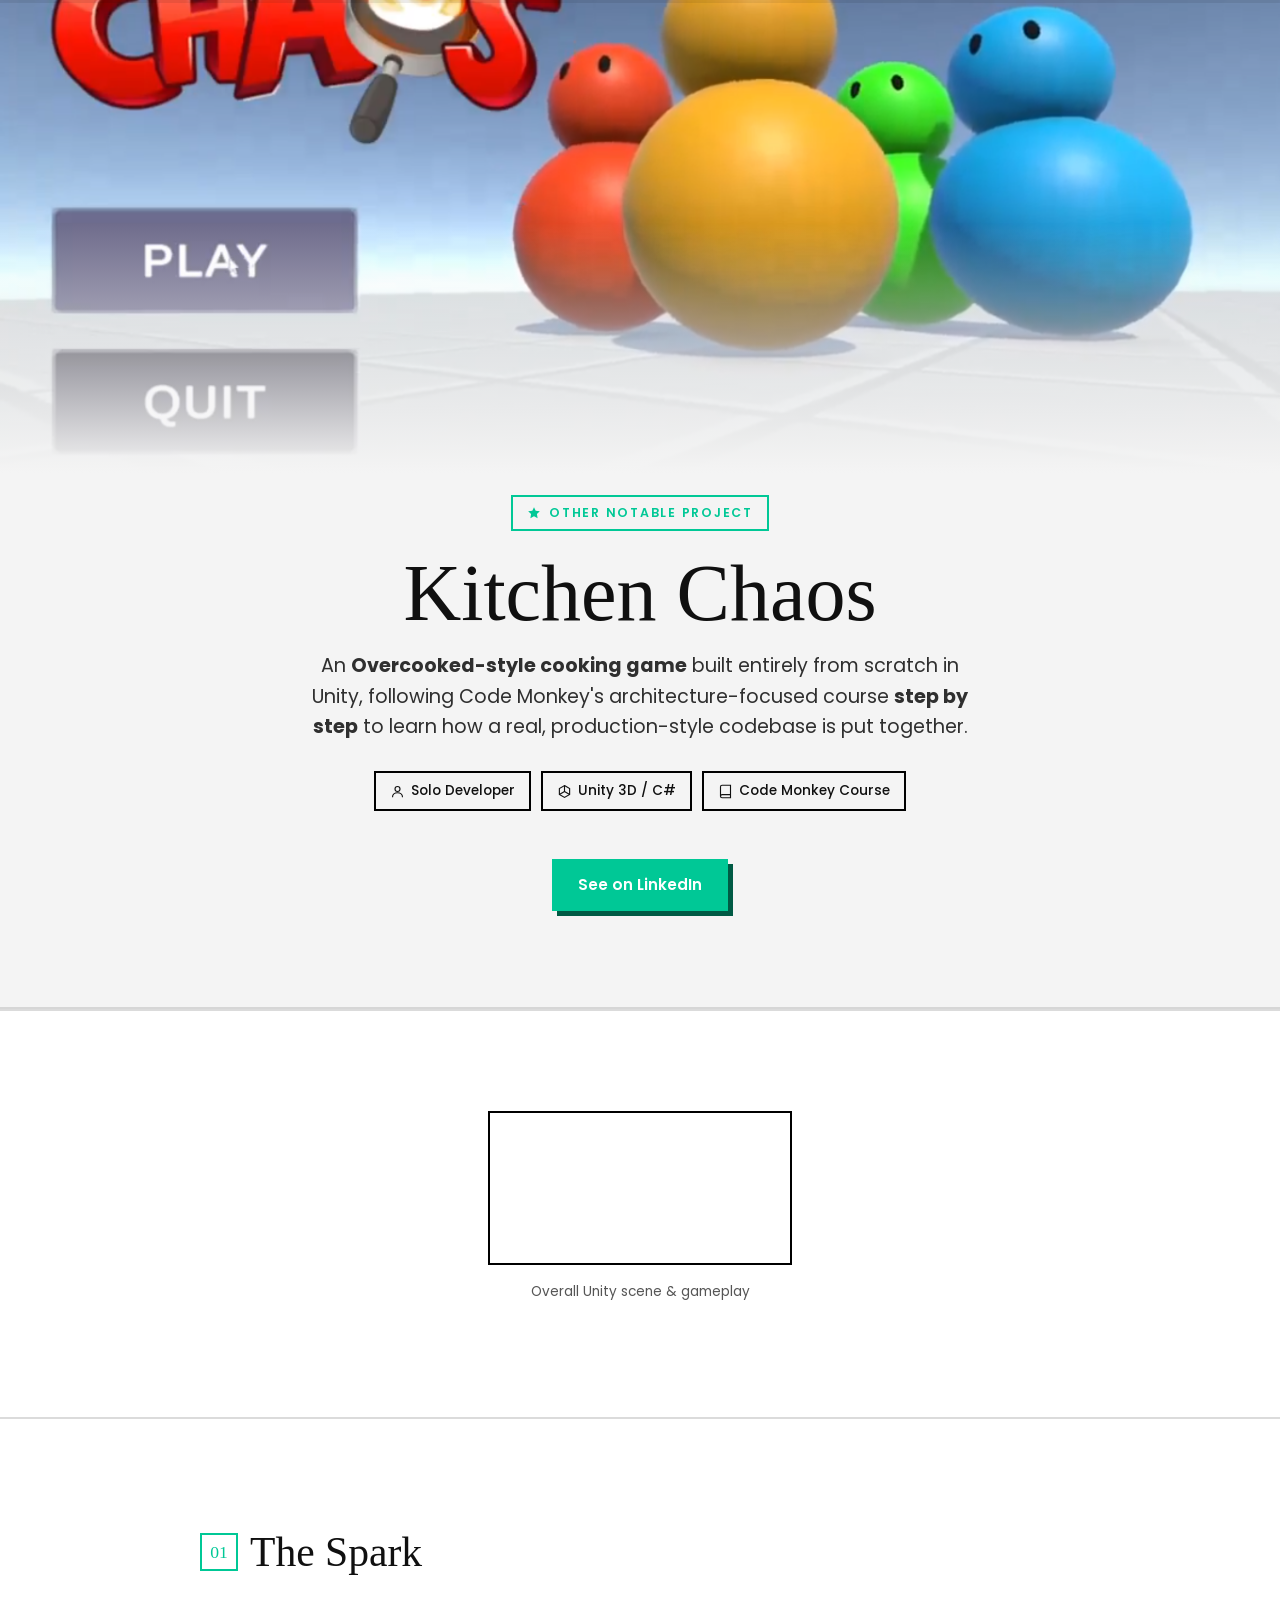
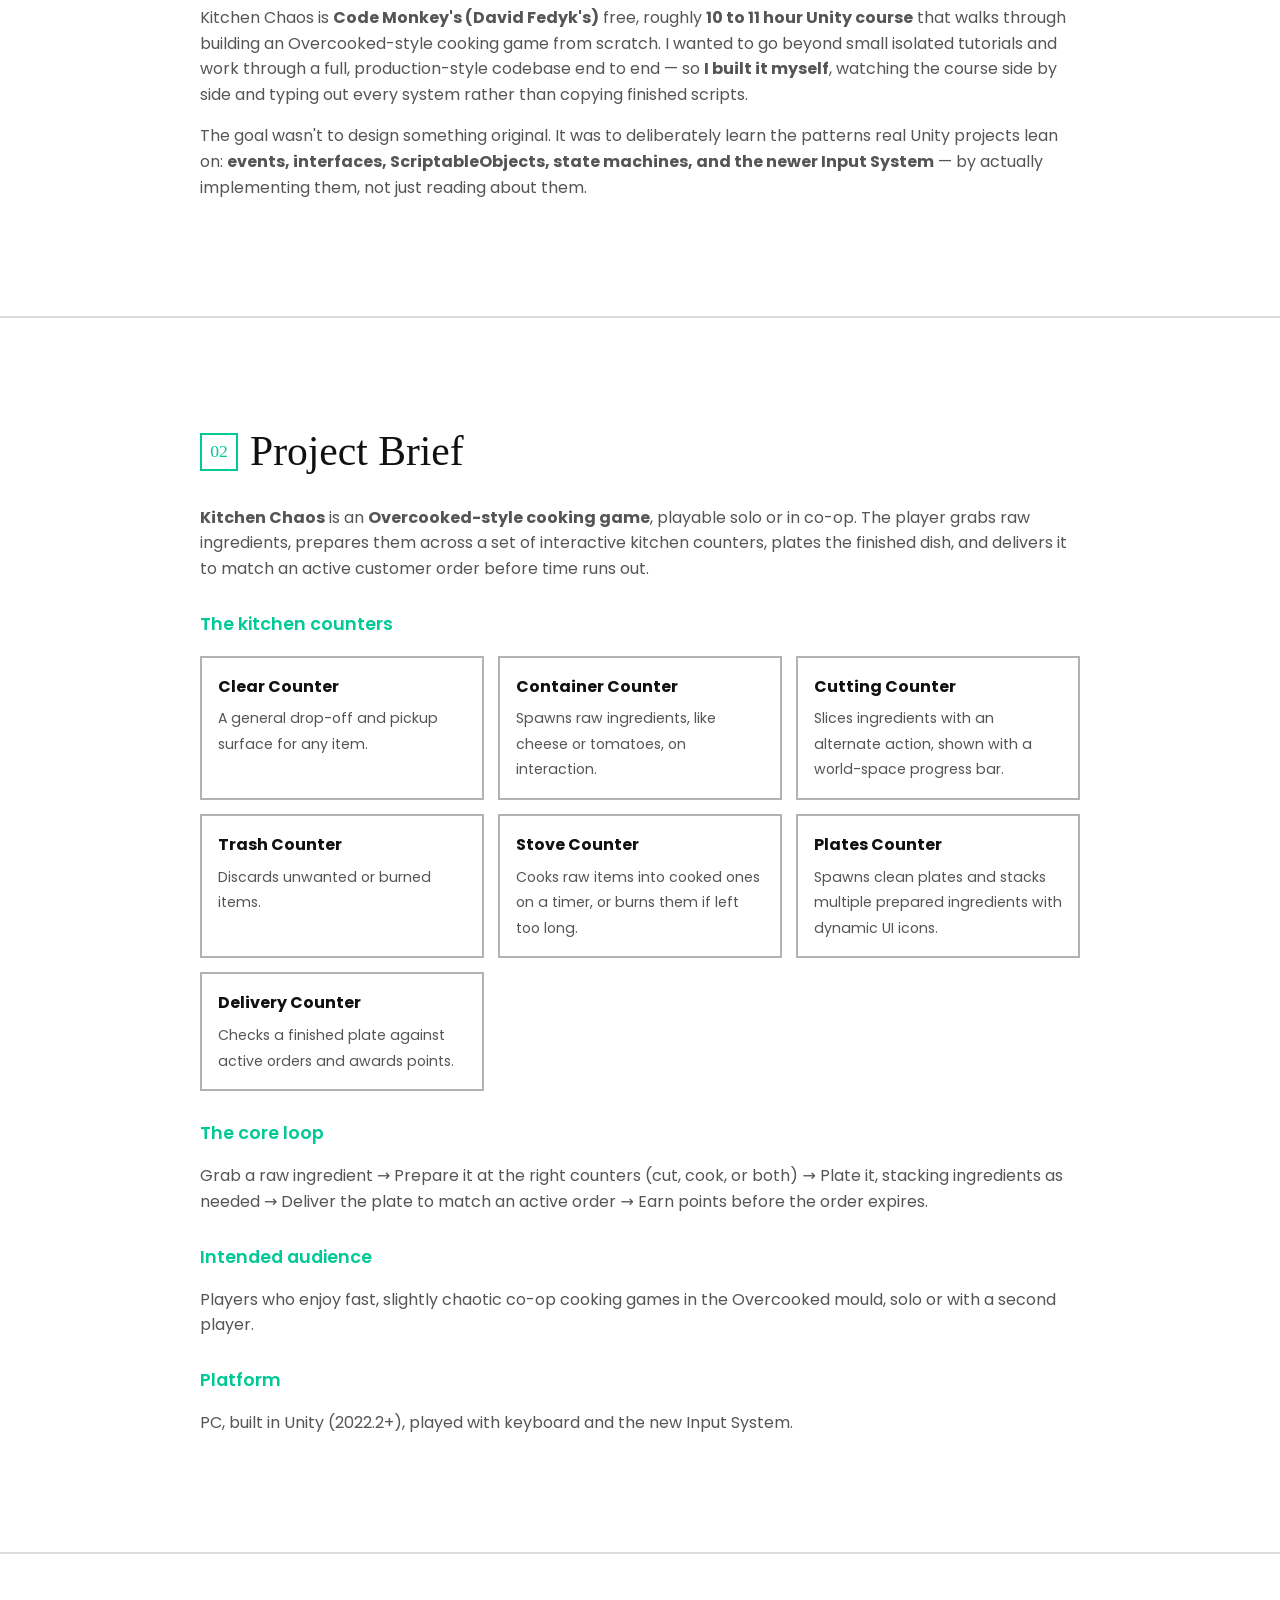
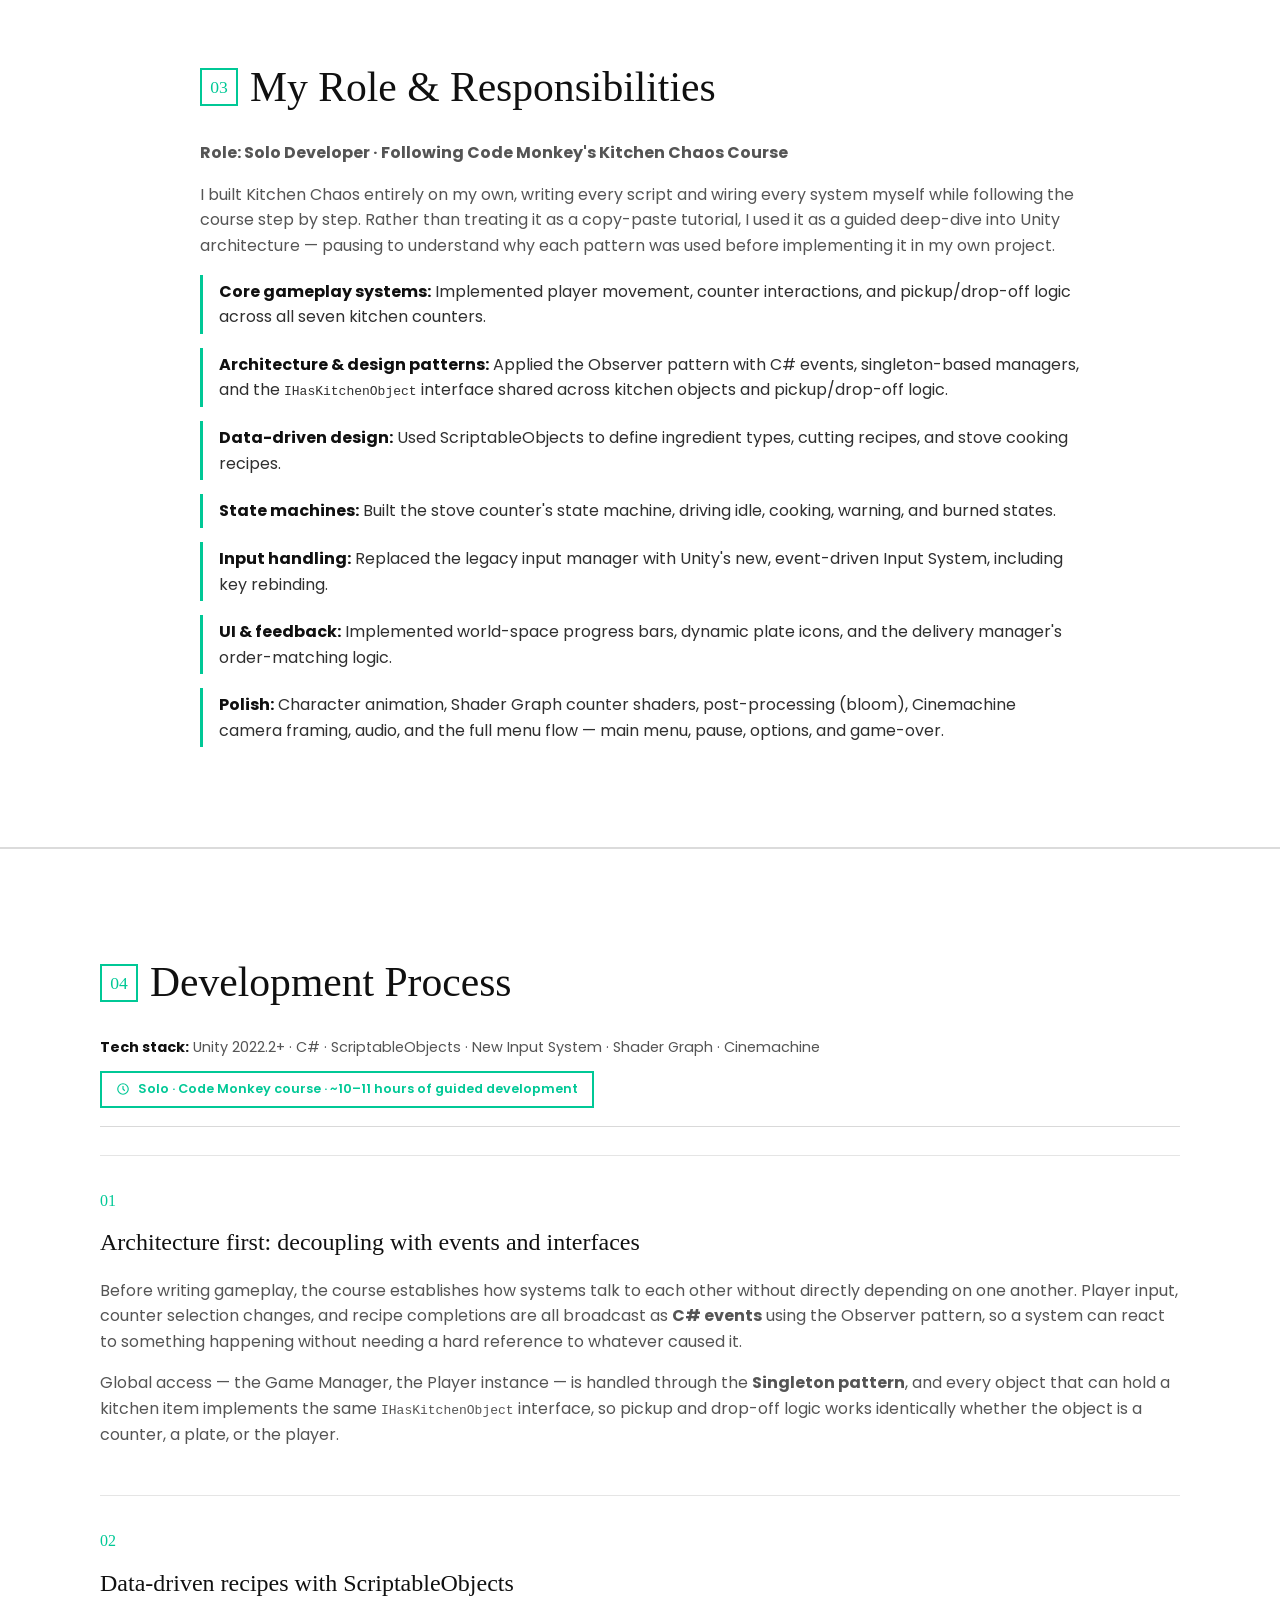
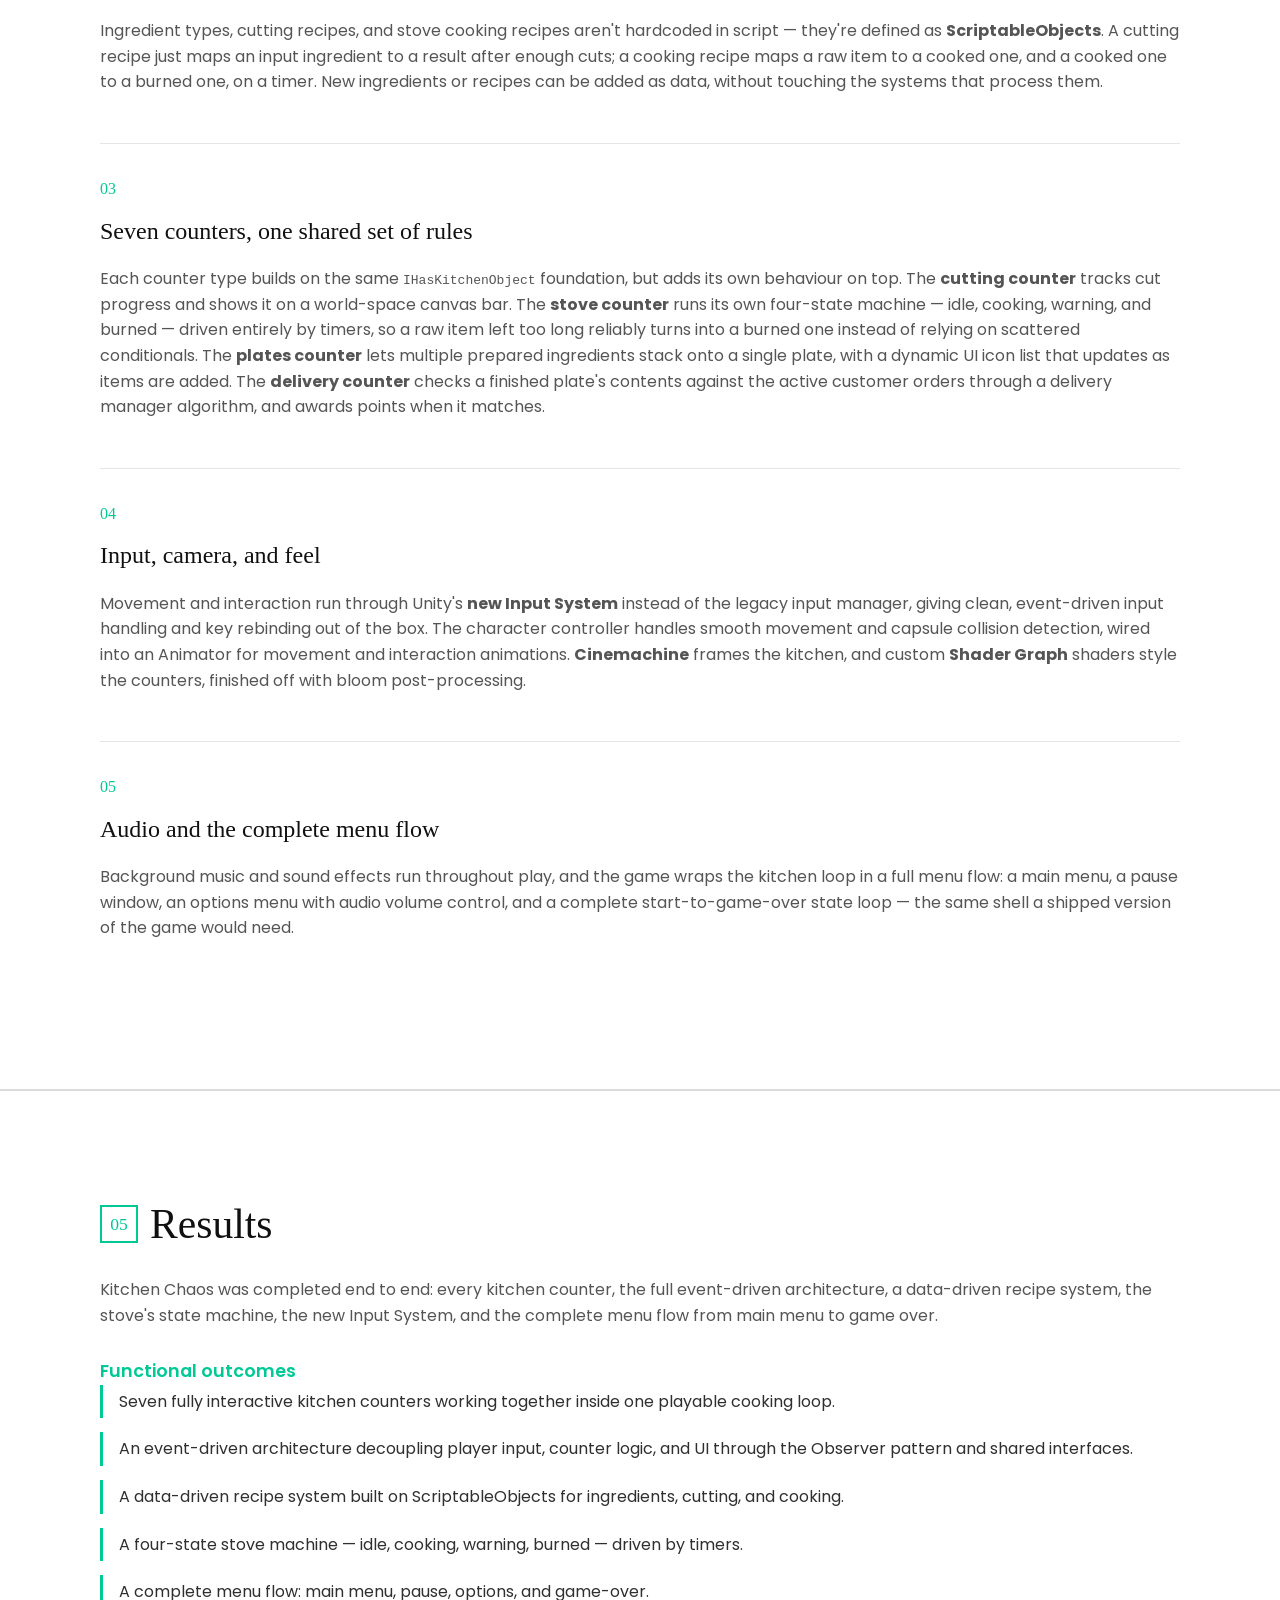
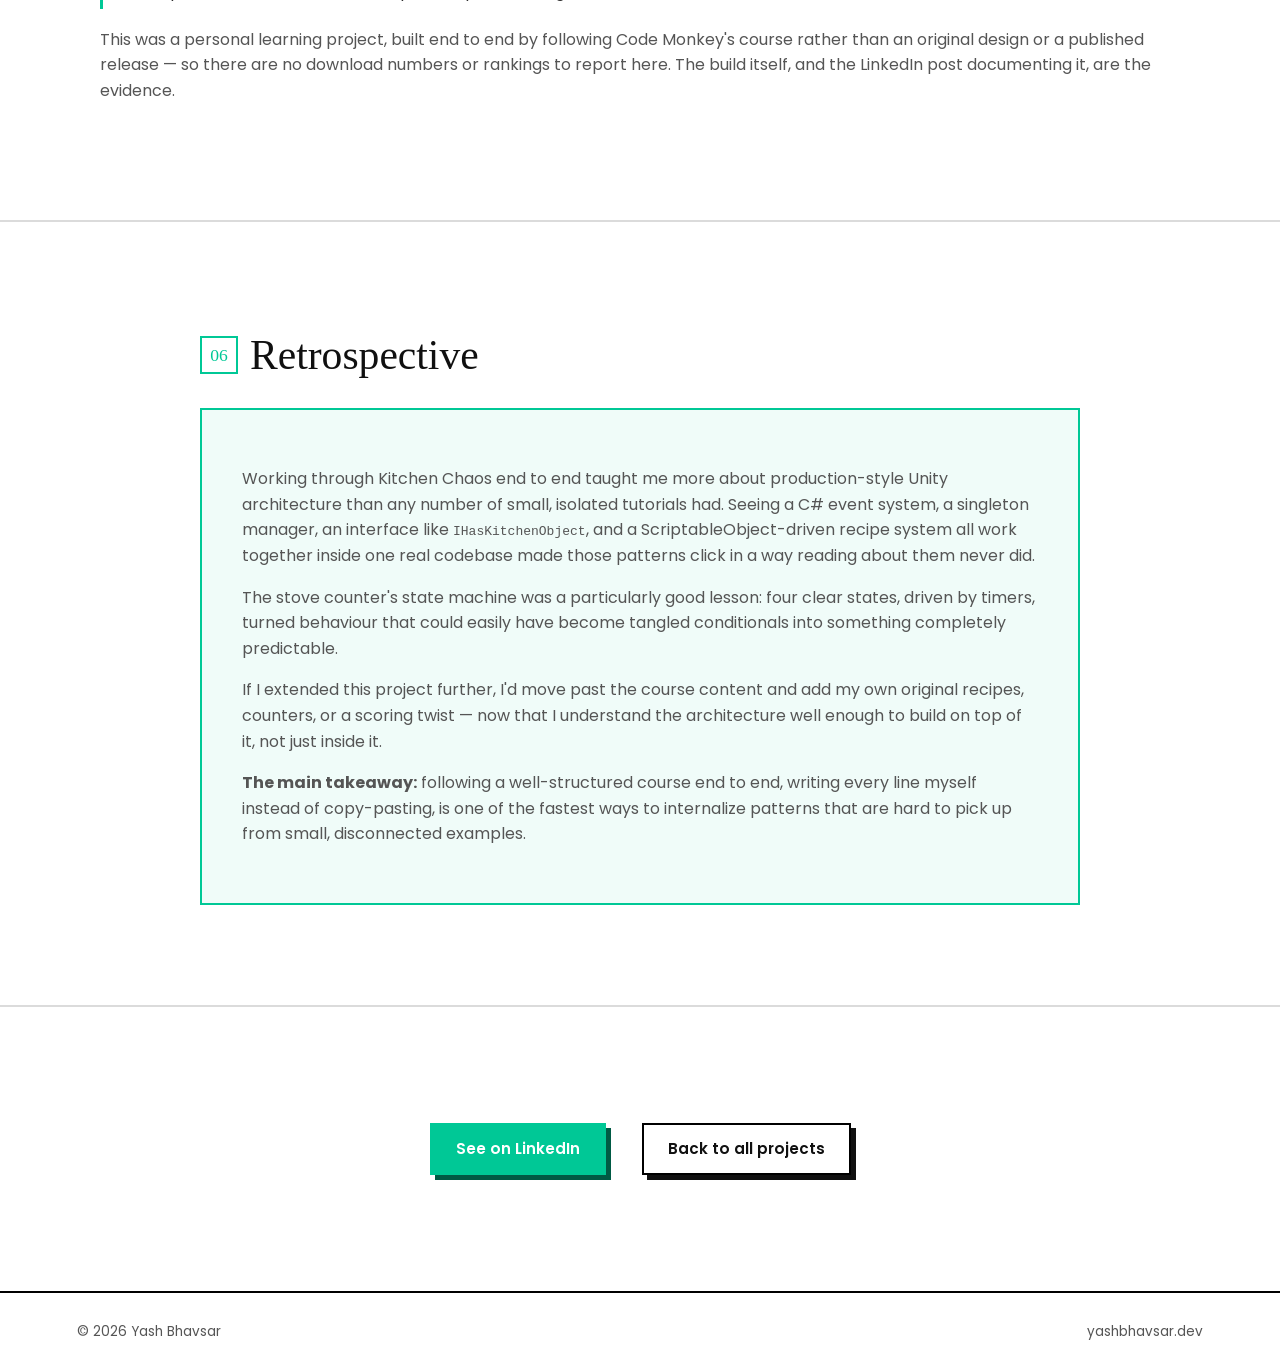
<file: projects/kitchen-chaos.html>
<!doctype html>
<html lang="en"
    data-theme="light">

<head>
    <meta charset="UTF-8" />
    <meta name="viewport"
        content="width=device-width, initial-scale=1" />
    <title>Kitchen Chaos — Yash Bhavsar</title>
    <meta name="description"
        content="Case study: Kitchen Chaos, an Overcooked-style Unity cooking game built end-to-end by following Code Monkey's architecture-focused course." />

    <link rel="preconnect"
        href="https://fonts.googleapis.com" />
    <link rel="preconnect"
        href="https://fonts.gstatic.com"
        crossorigin />
    <link
        href="https://fonts.googleapis.com/css2?family=Permanent+Marker&family=Poppins:wght@400;500;600;700&display=swap"
        rel="stylesheet" />
    <link rel="stylesheet"
        href="../style.css" />
    <link rel="stylesheet"
        href="../projects.css" />
    <style>
        :root {
            --accent: rgb(0, 200, 150);
            --accent-dim: rgb(0, 90, 68);
            --retro-background: rgba(0, 200, 150, 0.06);
        }
    </style>
</head>

<body>
    <div class="progress-track">
        <div class="progress-fill"
            id="progress-fill"></div>
    </div>

    <div data-include="components/header"></div>

    <main>
        <!-- ============ HERO IMAGE ============ -->
        <section class="case-hero">
            <img src="/assets/kitchen-chaos/hero.png"
                alt="Kitchen Chaos — a chef character cooking in a busy Overcooked-style kitchen" />
        </section>

        <!-- ============ 0. CASE HEADER ============ -->
        <section class="case-header case-header--flush">
            <span class="eyebrow">
                <svg viewBox="0 0 24 24">
                    <path d="M12 2l2.9 6.3L22 9l-5 4.9L18.2 21 12 17.6 5.8 21 7 13.9 2 9l7.1-.7z" />
                </svg>
                Other Notable Project
            </span>

            <h1>Kitchen Chaos</h1>
            <p class="hook">
                An <strong>Overcooked-style cooking game</strong> built
                entirely from scratch in Unity, following Code Monkey's
                architecture-focused course <strong>step by step</strong> to
                learn how a real, production-style codebase is put
                together.
            </p>

            <div class="badge-row">
                <span class="badge">
                    <svg viewBox="0 0 24 24">
                        <circle cx="12"
                            cy="8"
                            r="4" />
                        <path d="M4 21c0-4 3.5-7 8-7s8 3 8 7" />
                    </svg>
                    Solo Developer
                </span>
                <span class="badge">
                    <svg viewBox="0 0 24 24">
                        <polygon points="12,2.5 20.2,7.2 20.2,16.8 12,21.5 3.8,16.8 3.8,7.2" />
                        <path d="M12,12 L12,2.5 M12,12 L20.2,16.8 M12,12 L3.8,16.8" />
                    </svg>
                    Unity 3D / C#
                </span>
                <span class="badge">
                    <svg viewBox="0 0 24 24">
                        <path d="M4 19.5A2.5 2.5 0 0 1 6.5 17H20" />
                        <path d="M6.5 2H20v20H6.5A2.5 2.5 0 0 1 4 19.5v-15A2.5 2.5 0 0 1 6.5 2z" />
                    </svg>
                    Code Monkey Course
                </span>
            </div>

            <div class="cta">
                <a class="btn btn-primary"
                    href="https://lnkd.in/p/dfa5MJJr"
                    target="_blank"
                    rel="noopener">See on LinkedIn</a>
            </div>
        </section>

        <!-- ============ HERO GAMEPLAY VIDEOS ============ -->
        <section class="section"
            id="demo-video">
            <div class="video-frame fullsize">
                <video autoplay
                    muted
                    loop
                    playsinline
                    preload="auto">
                    <source src="/assets/kitchen-chaos/gameplay.mp4"
                        type="video/mp4" />
                </video>
            </div>
            <p class="video-caption">
                Overall Unity scene & gameplay
            </p>
        </section>

        <!-- ============ 1. THE SPARK ============ -->
        <section class="section">
            <div class="section-inner">
                <div class="section-label">
                    <span class="num">01</span>
                    <h2>The Spark</h2>
                </div>
                <p>
                    Kitchen Chaos is <strong>Code Monkey's (David
                        Fedyk's)</strong> free, roughly
                    <strong>10 to 11 hour Unity course</strong> that walks
                    through building an Overcooked-style cooking game from
                    scratch. I wanted to go beyond small isolated tutorials
                    and work through a full, production-style codebase
                    end to end — so <strong>I built it myself</strong>,
                    watching the course side by side and typing out every
                    system rather than copying finished scripts.
                </p>
                <p class="paragraph--spaced">
                    The goal wasn't to design something original. It was to
                    deliberately learn the patterns real Unity projects
                    lean on: <strong>events, interfaces, ScriptableObjects,
                        state machines, and the newer Input System</strong> —
                    by actually implementing them, not just reading about
                    them.
                </p>
            </div>
        </section>

        <!-- ============ 2. PROJECT BRIEF ============ -->
        <section class="section">
            <div class="section-inner">
                <div class="section-label">
                    <span class="num">02</span>
                    <h2>Project Brief</h2>
                </div>

                <p>
                    <strong>Kitchen Chaos</strong> is an
                    <strong>Overcooked-style cooking game</strong>, playable
                    solo or in co-op. The player grabs raw ingredients,
                    prepares them across a set of interactive kitchen
                    counters, plates the finished dish, and delivers it to
                    match an active customer order before time runs out.
                </p>

                <h3 class="subheading">The kitchen counters</h3>
                <div class="card-grid">
                    <div class="sys-card">
                        <span class="name">Clear Counter</span><span class="desc">A general drop-off and pickup
                            surface for any item.</span>
                    </div>
                    <div class="sys-card">
                        <span class="name">Container Counter</span><span class="desc">Spawns raw ingredients, like
                            cheese or tomatoes, on interaction.</span>
                    </div>
                    <div class="sys-card">
                        <span class="name">Cutting Counter</span><span class="desc">Slices ingredients with an
                            alternate action, shown with a world-space
                            progress bar.</span>
                    </div>
                    <div class="sys-card">
                        <span class="name">Trash Counter</span><span class="desc">Discards unwanted or burned
                            items.</span>
                    </div>
                    <div class="sys-card">
                        <span class="name">Stove Counter</span><span class="desc">Cooks raw items into cooked ones on a
                            timer, or burns them if left too long.</span>
                    </div>
                    <div class="sys-card">
                        <span class="name">Plates Counter</span><span class="desc">Spawns clean plates and stacks
                            multiple prepared ingredients with dynamic UI
                            icons.</span>
                    </div>
                    <div class="sys-card">
                        <span class="name">Delivery Counter</span><span class="desc">Checks a finished plate against
                            active orders and awards points.</span>
                    </div>
                </div>

                <h3 class="subheading">The core loop</h3>
                <p>
                    Grab a raw ingredient → Prepare it at the right counters
                    (cut, cook, or both) → Plate it, stacking ingredients as
                    needed → Deliver the plate to match an active order →
                    Earn points before the order expires.
                </p>

                <h3 class="subheading">Intended audience</h3>
                <p>
                    Players who enjoy fast, slightly chaotic co-op cooking
                    games in the Overcooked mould, solo or with a second
                    player.
                </p>

                <h3 class="subheading">Platform</h3>
                <p>
                    PC, built in Unity (2022.2+), played with keyboard and
                    the new Input System.
                </p>
            </div>
        </section>

        <!-- ============ 3. MY ROLE & RESPONSIBILITIES ============ -->
        <section class="section">
            <div class="section-inner">
                <div class="section-label">
                    <span class="num">03</span>
                    <h2>My Role &amp; Responsibilities</h2>
                </div>

                <p>
                    <strong>Role: Solo Developer · Following Code Monkey's
                        Kitchen Chaos Course</strong>
                </p>
                <p class="paragraph--spaced">
                    I built Kitchen Chaos entirely on my own, writing every
                    script and wiring every system myself while following
                    the course step by step. Rather than treating it as a
                    copy-paste tutorial, I used it as a guided deep-dive
                    into Unity architecture — pausing to understand why each
                    pattern was used before implementing it in my own
                    project.
                </p>

                <ul class="role-list">
                    <li>
                        <strong>Core gameplay systems:</strong> Implemented
                        player movement, counter interactions, and
                        pickup/drop-off logic across all seven kitchen
                        counters.
                    </li>
                    <li>
                        <strong>Architecture &amp; design patterns:</strong>
                        Applied the Observer pattern with C# events,
                        singleton-based managers, and the
                        <code>IHasKitchenObject</code> interface shared
                        across kitchen objects and pickup/drop-off logic.
                    </li>
                    <li>
                        <strong>Data-driven design:</strong> Used
                        ScriptableObjects to define ingredient types,
                        cutting recipes, and stove cooking recipes.
                    </li>
                    <li>
                        <strong>State machines:</strong> Built the stove
                        counter's state machine, driving idle, cooking,
                        warning, and burned states.
                    </li>
                    <li>
                        <strong>Input handling:</strong> Replaced the legacy
                        input manager with Unity's new, event-driven Input
                        System, including key rebinding.
                    </li>
                    <li>
                        <strong>UI &amp; feedback:</strong> Implemented
                        world-space progress bars, dynamic plate icons, and
                        the delivery manager's order-matching logic.
                    </li>
                    <li>
                        <strong>Polish:</strong> Character animation,
                        Shader Graph counter shaders, post-processing
                        (bloom), Cinemachine camera framing, audio, and the
                        full menu flow — main menu, pause, options, and
                        game-over.
                    </li>
                </ul>
            </div>
        </section>

        <!-- ============ 4. DEVELOPMENT PROCESS ============ -->
        <section class="section">
            <div class="section-inner wide">
                <div class="section-label">
                    <span class="num">04</span>
                    <h2>Development Process</h2>
                </div>

                <div class="meta-line">
                    <strong>Tech stack:</strong> Unity 2022.2+ · C# ·
                    ScriptableObjects · New Input System · Shader Graph ·
                    Cinemachine
                    <br />
                    <span class="timeline-badge">
                        <svg viewBox="0 0 24 24"
                            width="14"
                            height="14"
                            fill="none"
                            stroke="currentColor"
                            stroke-width="2">
                            <circle cx="12"
                                cy="12"
                                r="9" />
                            <path d="M12 7v5l3 3" />
                        </svg>
                        Solo · Code Monkey course · ~10–11 hours of guided
                        development
                    </span>
                </div>

                <div class="phase">
                    <div class="phase-tag">01</div>
                    <h3>Architecture first: decoupling with events and
                        interfaces</h3>
                    <p>
                        Before writing gameplay, the course establishes how
                        systems talk to each other without directly
                        depending on one another. Player input, counter
                        selection changes, and recipe completions are all
                        broadcast as <strong>C# events</strong> using the
                        Observer pattern, so a system can react to something
                        happening without needing a hard reference to
                        whatever caused it.
                    </p>
                    <p class="paragraph--spaced">
                        Global access — the Game Manager, the Player
                        instance — is handled through the
                        <strong>Singleton pattern</strong>, and every object
                        that can hold a kitchen item implements the same
                        <code>IHasKitchenObject</code> interface, so pickup
                        and drop-off logic works identically whether the
                        object is a counter, a plate, or the player.
                    </p>
                </div>

                <div class="phase">
                    <div class="phase-tag">02</div>
                    <h3>Data-driven recipes with ScriptableObjects</h3>
                    <p>
                        Ingredient types, cutting recipes, and stove cooking
                        recipes aren't hardcoded in script — they're defined
                        as <strong>ScriptableObjects</strong>. A cutting
                        recipe just maps an input ingredient to a result
                        after enough cuts; a cooking recipe maps a raw item
                        to a cooked one, and a cooked one to a burned one, on
                        a timer. New ingredients or recipes can be added as
                        data, without touching the systems that process
                        them.
                    </p>
                </div>

                <div class="phase">
                    <div class="phase-tag">03</div>
                    <h3>Seven counters, one shared set of rules</h3>
                    <p>
                        Each counter type builds on the same
                        <code>IHasKitchenObject</code> foundation, but adds
                        its own behaviour on top. The
                        <strong>cutting counter</strong> tracks cut progress
                        and shows it on a world-space canvas bar. The
                        <strong>stove counter</strong> runs its own
                        four-state machine — idle, cooking, warning, and
                        burned — driven entirely by timers, so a raw item
                        left too long reliably turns into a burned one
                        instead of relying on scattered conditionals. The
                        <strong>plates counter</strong> lets multiple
                        prepared ingredients stack onto a single plate, with
                        a dynamic UI icon list that updates as items are
                        added. The <strong>delivery counter</strong> checks
                        a finished plate's contents against the active
                        customer orders through a delivery manager
                        algorithm, and awards points when it matches.
                    </p>
                </div>

                <div class="phase">
                    <div class="phase-tag">04</div>
                    <h3>Input, camera, and feel</h3>
                    <p>
                        Movement and interaction run through Unity's
                        <strong>new Input System</strong> instead of the
                        legacy input manager, giving clean, event-driven
                        input handling and key rebinding out of the box. The
                        character controller handles smooth movement and
                        capsule collision detection, wired into an Animator
                        for movement and interaction animations.
                        <strong>Cinemachine</strong> frames the kitchen, and
                        custom <strong>Shader Graph</strong> shaders style
                        the counters, finished off with bloom
                        post-processing.
                    </p>
                </div>

                <div class="phase">
                    <div class="phase-tag">05</div>
                    <h3>Audio and the complete menu flow</h3>
                    <p>
                        Background music and sound effects run throughout
                        play, and the game wraps the kitchen loop in a full
                        menu flow: a main menu, a pause window, an options
                        menu with audio volume control, and a complete
                        start-to-game-over state loop — the same shell a
                        shipped version of the game would need.
                    </p>
                </div>
            </div>
        </section>

        <!-- ============ 5. RESULTS ============ -->
        <section class="section">
            <div class="section-inner wide">
                <div class="section-label">
                    <span class="num">05</span>
                    <h2>Results</h2>
                </div>

                <p>
                    Kitchen Chaos was completed end to end: every kitchen
                    counter, the full event-driven architecture, a
                    data-driven recipe system, the stove's state machine,
                    the new Input System, and the complete menu flow from
                    main menu to game over.
                </p>

                <h3 class="subheading">Functional outcomes</h3>
                <ul class="role-list">
                    <li>
                        Seven fully interactive kitchen counters working
                        together inside one playable cooking loop.
                    </li>
                    <li>
                        An event-driven architecture decoupling player
                        input, counter logic, and UI through the Observer
                        pattern and shared interfaces.
                    </li>
                    <li>
                        A data-driven recipe system built on
                        ScriptableObjects for ingredients, cutting, and
                        cooking.
                    </li>
                    <li>
                        A four-state stove machine — idle, cooking, warning,
                        burned — driven by timers.
                    </li>
                    <li>
                        A complete menu flow: main menu, pause, options, and
                        game-over.
                    </li>
                </ul>

                <p class="paragraph--spaced">
                    This was a personal learning project, built end to end
                    by following Code Monkey's course rather than an
                    original design or a published release — so there are
                    no download numbers or rankings to report here. The
                    build itself, and the LinkedIn post documenting it, are
                    the evidence.
                </p>
            </div>
        </section>

        <!-- ============ 6. RETROSPECTIVE ============ -->
        <section class="section">
            <div class="section-inner">
                <div class="section-label">
                    <span class="num">06</span>
                    <h2>Retrospective</h2>
                </div>

                <div class="retro">
                    <p>
                        Working through Kitchen Chaos end to end taught me
                        more about production-style Unity architecture than
                        any number of small, isolated tutorials had. Seeing
                        a C# event system, a singleton manager, an interface
                        like <code>IHasKitchenObject</code>, and a
                        ScriptableObject-driven recipe system all work
                        together inside one real codebase made those
                        patterns click in a way reading about them never
                        did.
                    </p>
                    <p class="paragraph--spaced">
                        The stove counter's state machine was a
                        particularly good lesson: four clear states, driven
                        by timers, turned behaviour that could easily have
                        become tangled conditionals into something
                        completely predictable.
                    </p>
                    <p class="paragraph--spaced">
                        If I extended this project further, I'd move past
                        the course content and add my own original recipes,
                        counters, or a scoring twist — now that I understand
                        the architecture well enough to build on top of it,
                        not just inside it.
                    </p>
                    <p class="paragraph--spaced">
                        <strong>The main takeaway:</strong> following a
                        well-structured course end to end, writing every
                        line myself instead of copy-pasting, is one of the
                        fastest ways to internalize patterns that are hard
                        to pick up from small, disconnected examples.
                    </p>
                </div>
            </div>
        </section>

        <section class="section section--centered">
            <a class="btn btn-primary"
                href="https://lnkd.in/p/dfa5MJJr"
                target="_blank"
                rel="noopener">See on LinkedIn</a>
            <a class="btn btn--back"
                href="../index.html#projects">Back to all projects</a>
        </section>
    </main>

    <div data-include="components/footer"></div>
    <script src="../script.js"></script>
</body>

</html>
</file>
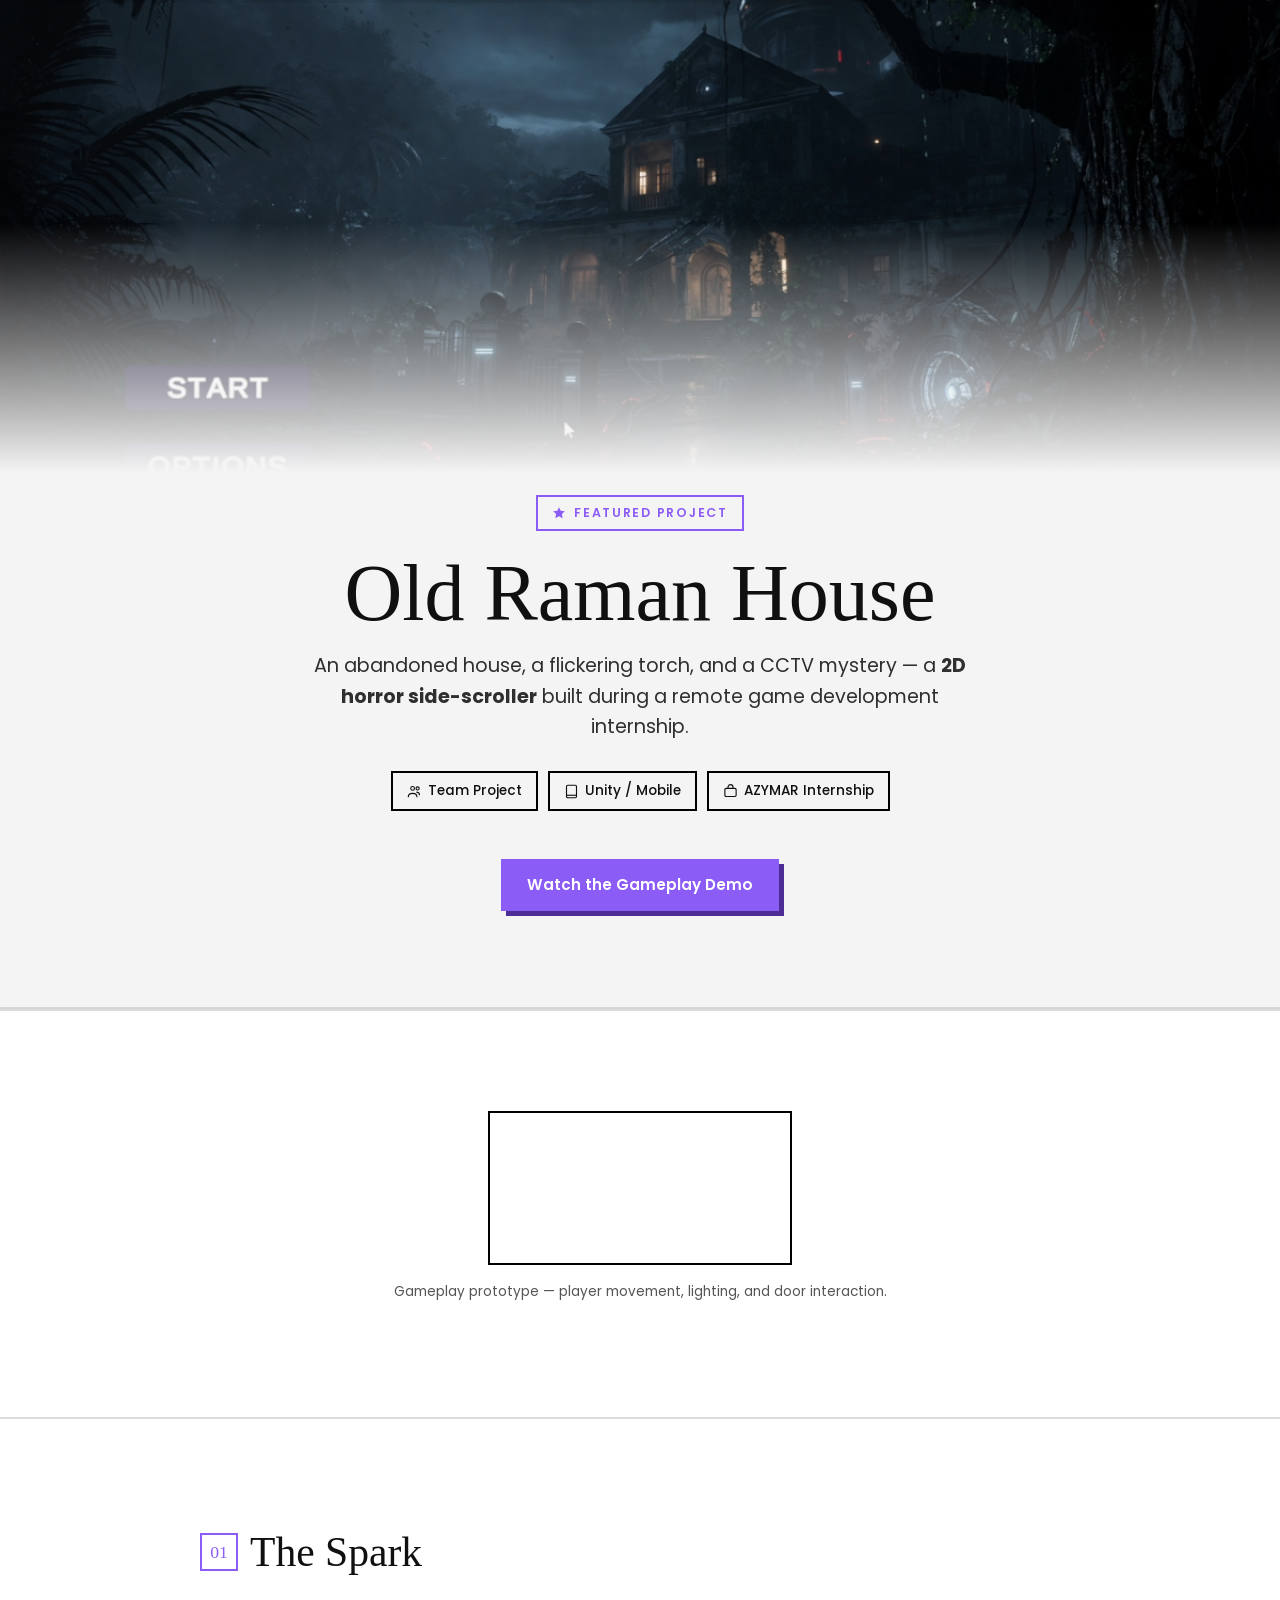
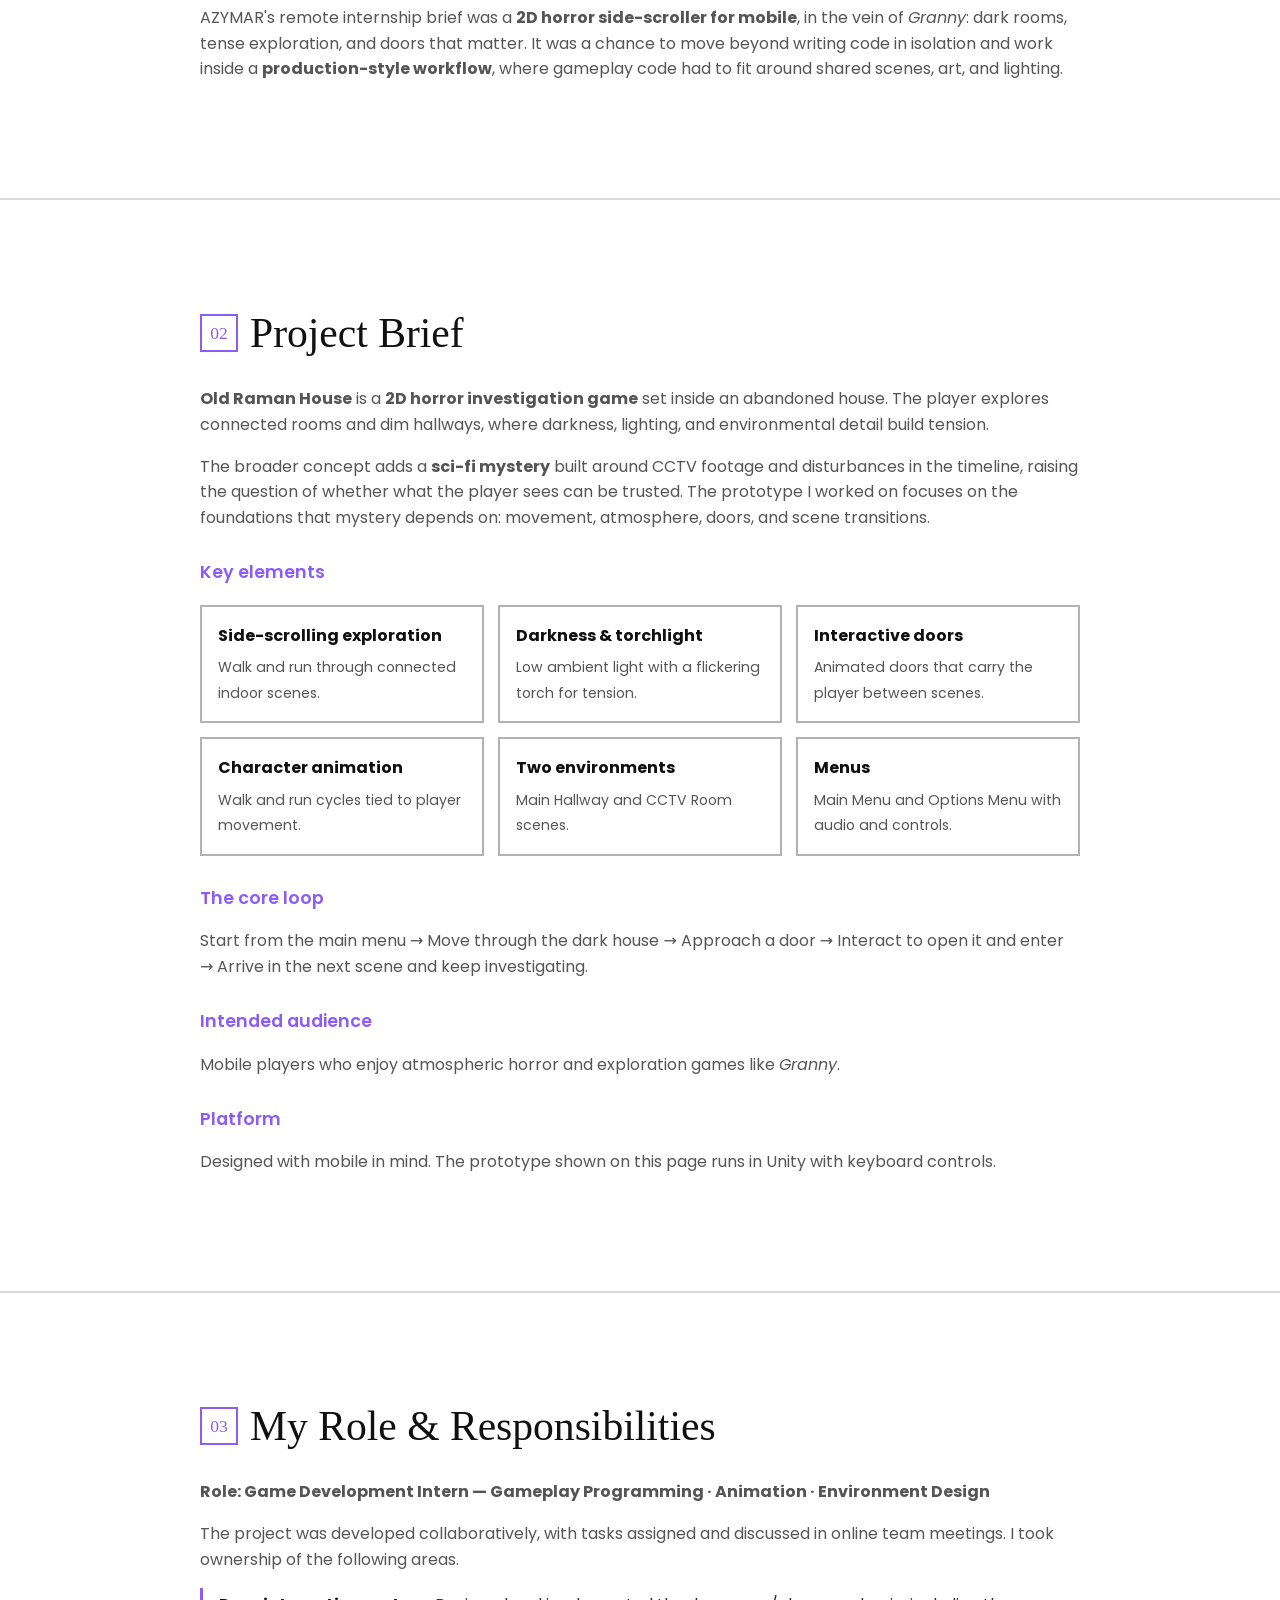
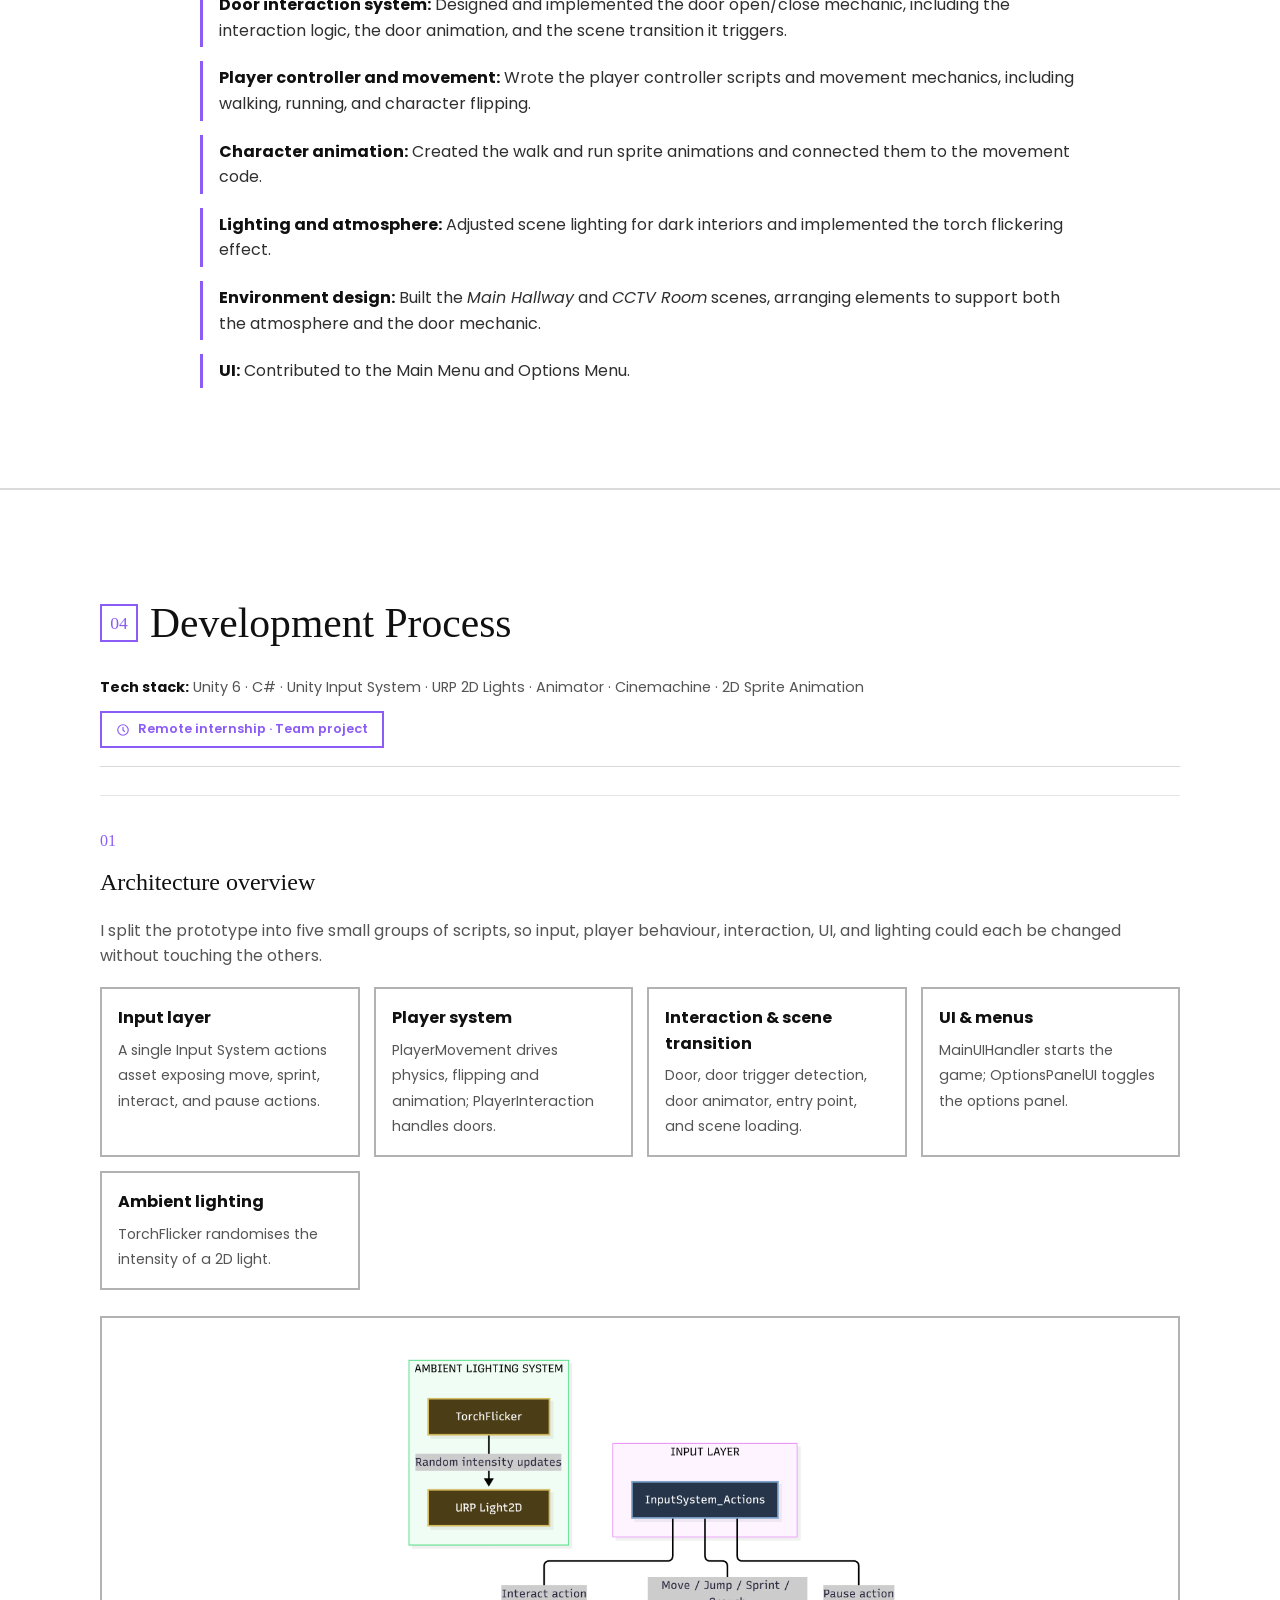
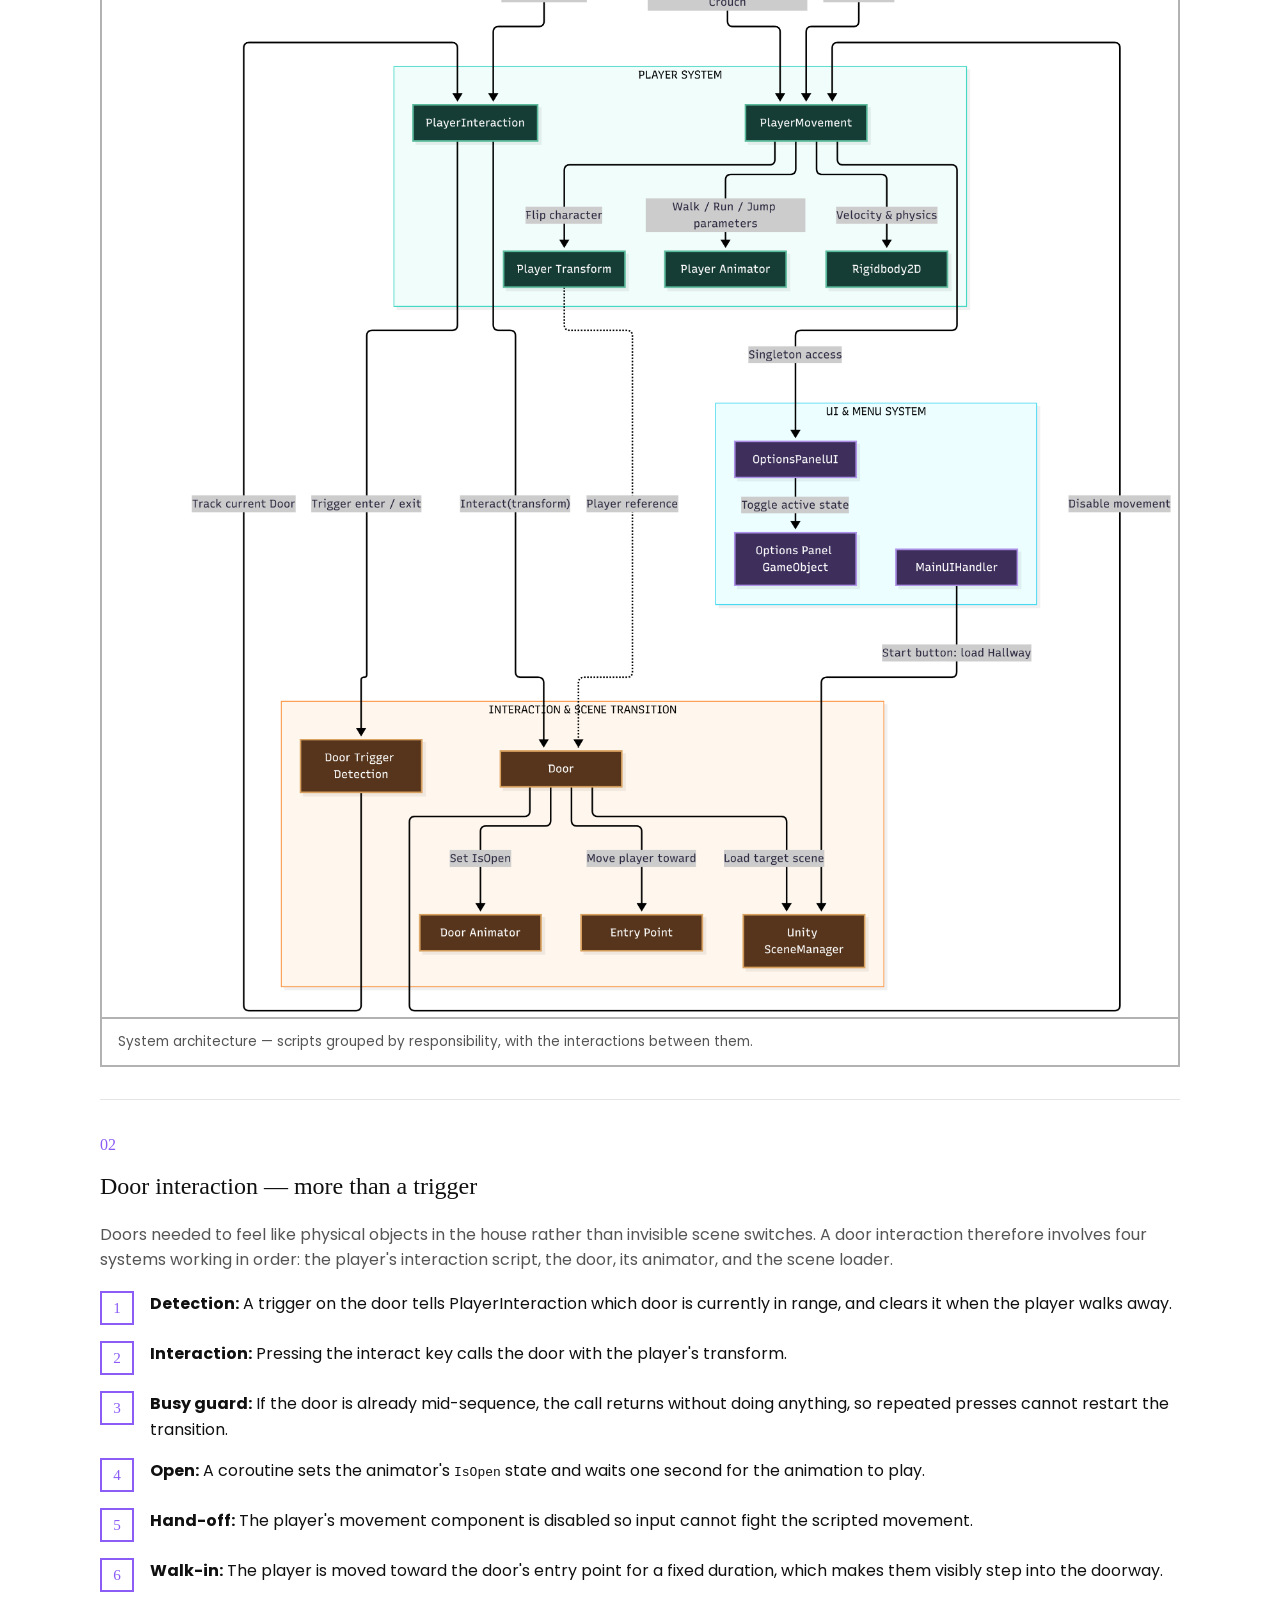
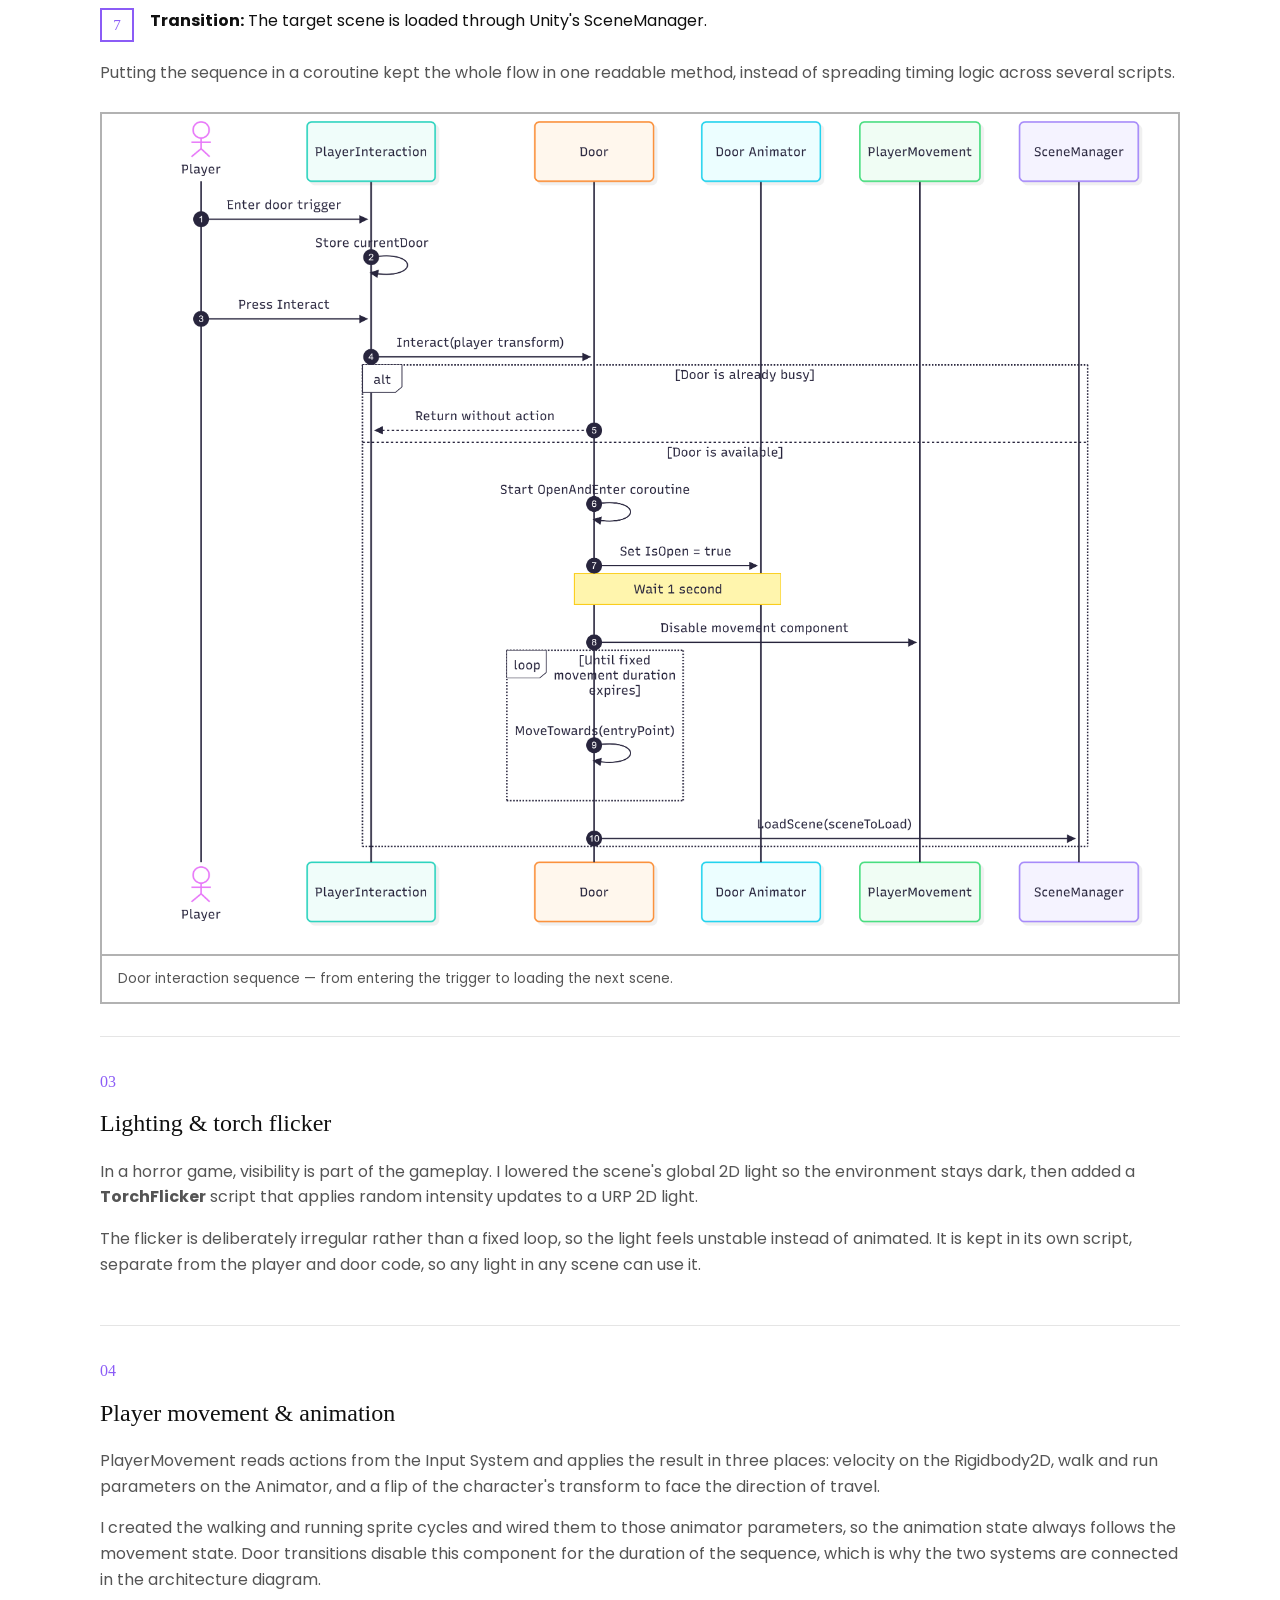
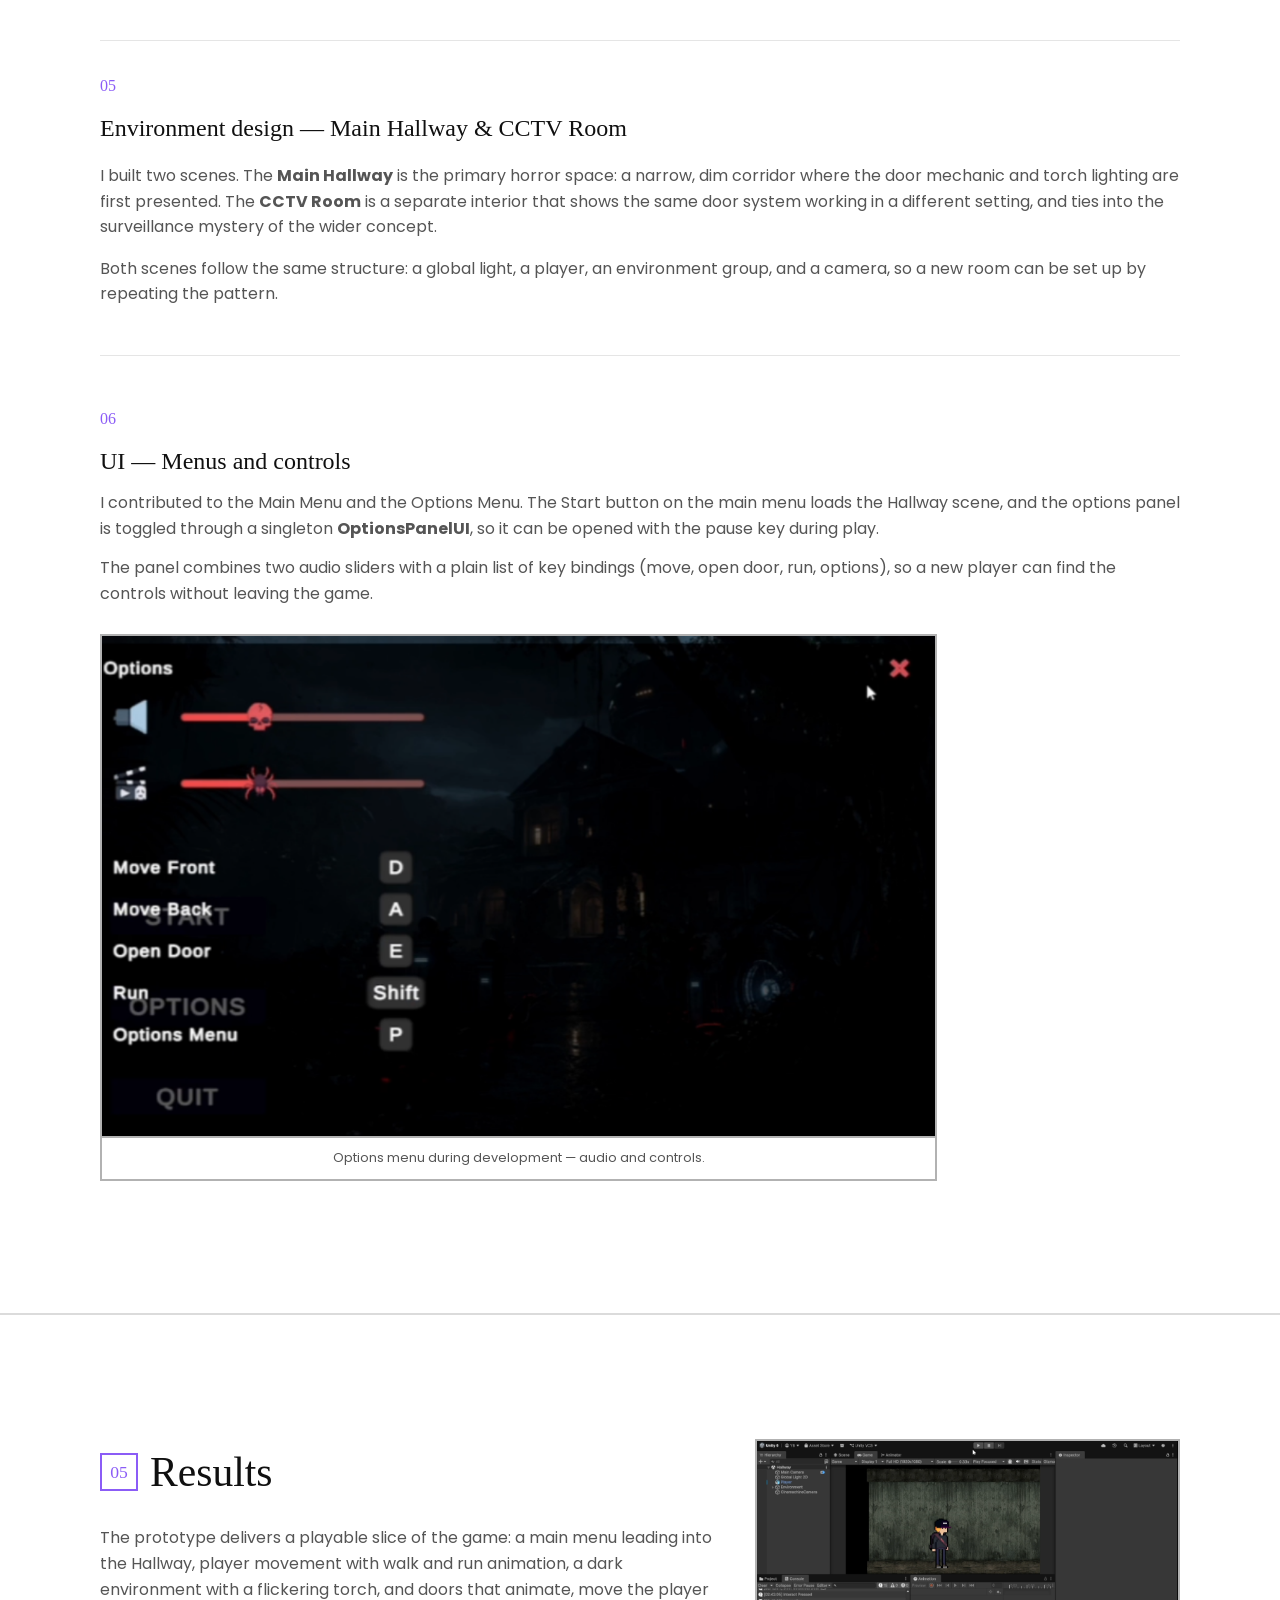
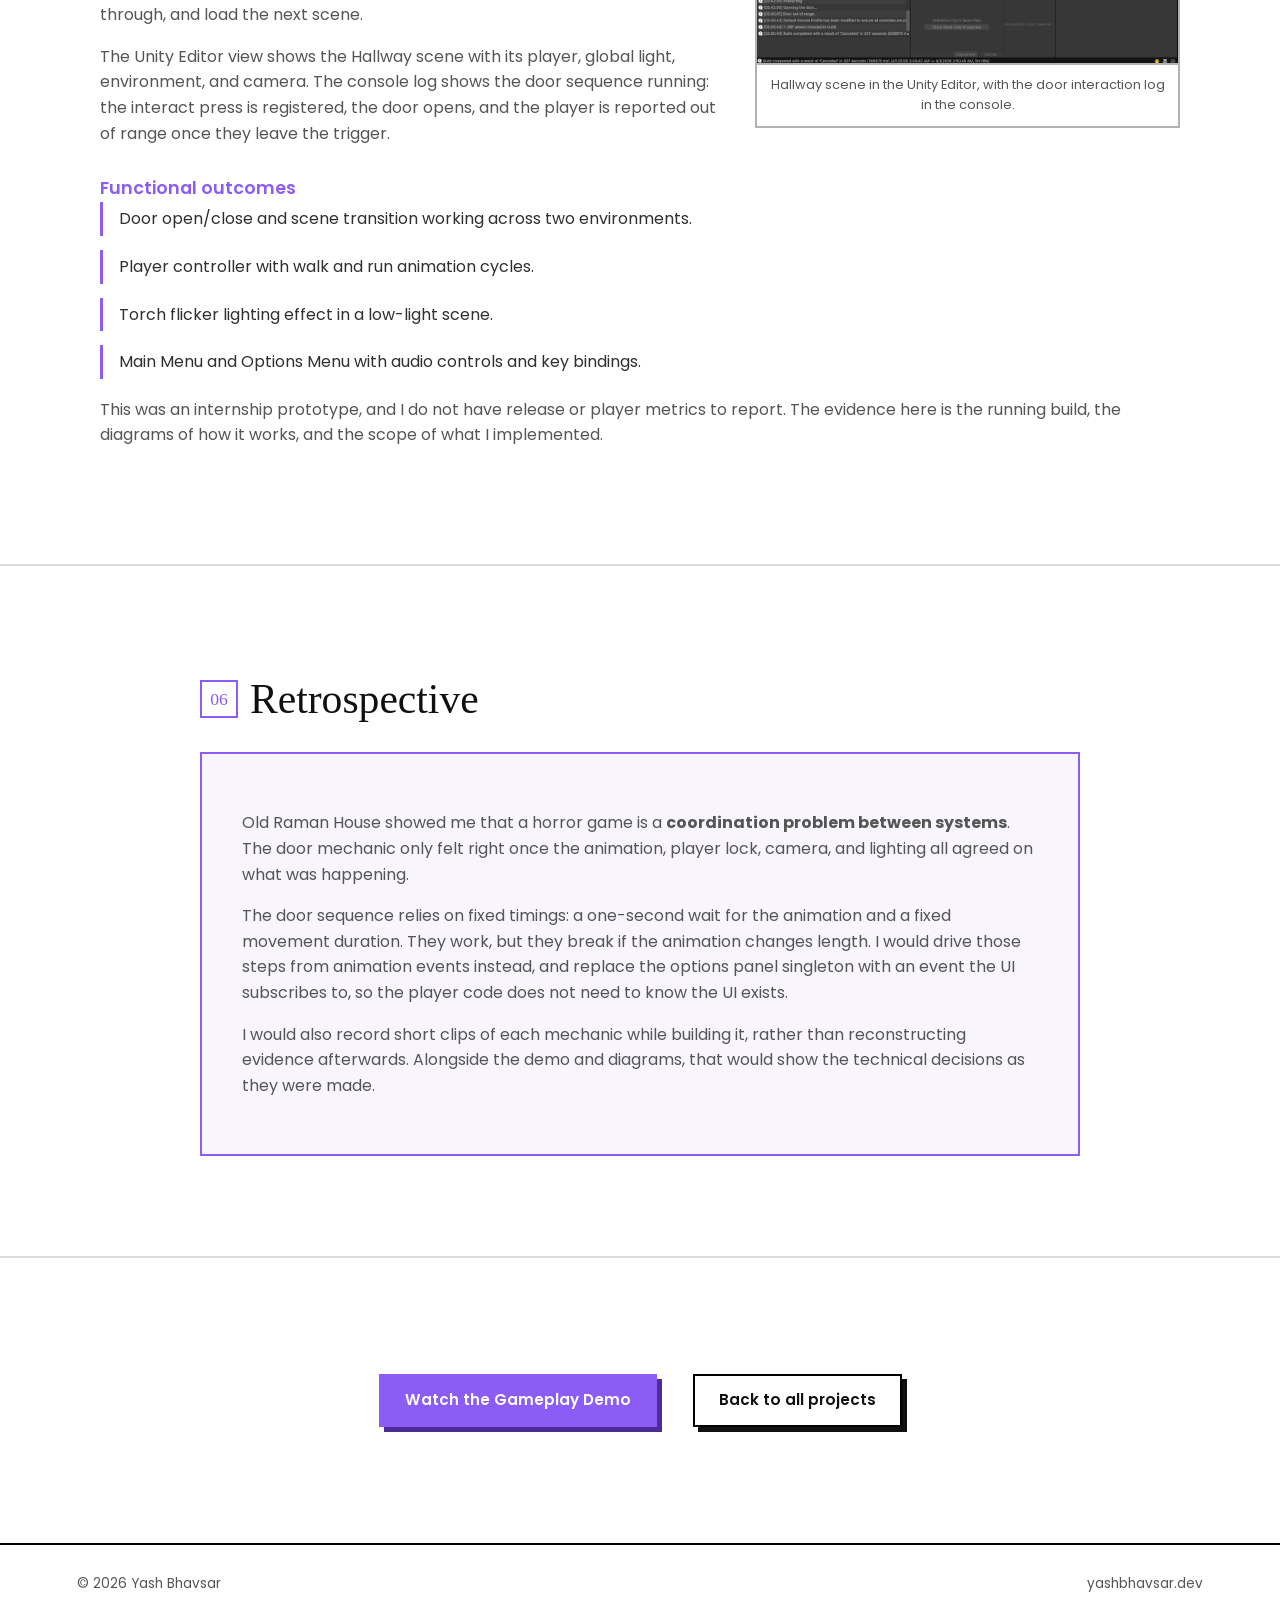
<file: projects/old-raman-house.html>
<!doctype html>
<html lang="en"
    data-theme="light">

<head>
    <meta charset="UTF-8" />
    <meta name="viewport"
        content="width=device-width, initial-scale=1" />
    <title>Old Raman House — Yash Bhavsar</title>
    <meta name="description"
        content="Case study: Old Raman House, a 2D horror side-scroller built during a remote game development internship at AZYMAR." />

    <link rel="preconnect"
        href="https://fonts.googleapis.com" />
    <link rel="preconnect"
        href="https://fonts.gstatic.com"
        crossorigin />
    <link
        href="https://fonts.googleapis.com/css2?family=Permanent+Marker&family=Poppins:wght@400;500;600;700&display=swap"
        rel="stylesheet" />
    <link rel="stylesheet"
        href="../style.css" />
    <link rel="stylesheet"
        href="../projects.css" />
    <style>
        :root {
            --accent: rgb(139, 92, 246);
            --accent-dim: rgb(76, 45, 150);
            --retro-background: rgba(139, 92, 246, 0.06);
        }
        .case-hero img {
            object-position: center;
        }
    </style>
</head>

<body>
    <div class="progress-track">
        <div class="progress-fill"
            id="progress-fill"></div>
    </div>

    <div data-include="components/header"></div>

    <main>
        <!-- ============ HERO IMAGE ============ -->
        <!-- TODO: no banner image was supplied for this project. To match the other
                 case studies, add one at /assets/old-raman-house/raman-hero.png and
                 uncomment this block (then add the --flush class to the case header below).
                 -->

        <section class="case-hero">
            <img src="/assets/old-raman-house/raman-hero.png"
                alt="Old Raman House — abandoned house at night" />
        </section>

        <!-- ============ 0. CASE HEADER ============ -->
        <section class="case-header case-header--flush">
            <span class="eyebrow">
                <svg viewBox="0 0 24 24">
                    <path d="M12 2l2.9 6.3L22 9l-5 4.9L18.2 21 12 17.6 5.8 21 7 13.9 2 9l7.1-.7z" />
                </svg>
                Featured Project
            </span>

            <h1>Old Raman House</h1>
            <p class="hook">
                An abandoned house, a flickering torch, and a CCTV mystery —
                a <strong>2D horror side-scroller</strong> built during a
                remote game development internship.
            </p>

            <div class="badge-row">
                <span class="badge">
                    <svg viewBox="0 0 24 24">
                        <circle cx="9"
                            cy="7"
                            r="3" />
                        <path d="M2 21c0-3.5 3-6 7-6s7 2.5 7 6" />
                        <circle cx="17"
                            cy="7"
                            r="2.5" />
                        <path d="M15 13c2.8 0 5 2 5 5" />
                    </svg>
                    Team Project
                </span>
                <span class="badge">
                    <svg viewBox="0 0 24 24">
                        <rect x="4"
                            y="2"
                            width="16"
                            height="20"
                            rx="2" />
                        <line x1="4"
                            y1="18"
                            x2="20"
                            y2="18" />
                    </svg>
                    Unity / Mobile
                </span>
                <span class="badge">
                    <svg viewBox="0 0 24 24">
                        <rect x="3"
                            y="7"
                            width="18"
                            height="13"
                            rx="2" />
                        <path d="M8 7V5a4 4 0 0 1 8 0v2" />
                    </svg>
                    AZYMAR Internship
                </span>
            </div>

            <div class="cta">
                <a class="btn btn-primary"
                    href="#demo-video">Watch the Gameplay Demo</a>
            </div>
        </section>

        <!-- ============ HERO GAMEPLAY VIDEO ============ -->
        <section class="section"
            id="demo-video">
            <div class="video-frame fullsize">
                <video autoplay
                    muted
                    loop
                    playsinline
                    preload="auto">
                    <source src="/assets/old-raman-house/gameplay-demo.mp4"
                        type="video/mp4" />
                </video>
            </div>
            <p class="video-caption">
                Gameplay prototype — player movement, lighting, and door
                interaction.
            </p>
        </section>

        <!-- ============ 1. THE SPARK ============ -->
        <section class="section">
            <div class="section-inner">
                <div class="section-label">
                    <span class="num">01</span>
                    <h2>The Spark</h2>
                </div>
                <p>
                    AZYMAR's remote internship brief was a
                    <strong>2D horror side-scroller for mobile</strong>, in
                    the vein of <em>Granny</em>: dark rooms, tense
                    exploration, and doors that matter. It was a chance to
                    move beyond writing code in isolation and work inside a
                    <strong>production-style workflow</strong>, where
                    gameplay code had to fit around shared scenes, art, and
                    lighting.
                </p>
            </div>
        </section>

        <!-- ============ 2. PROJECT BRIEF ============ -->
        <section class="section">
            <div class="section-inner">
                <div class="section-label">
                    <span class="num">02</span>
                    <h2>Project Brief</h2>
                </div>

                <p>
                    <strong>Old Raman House</strong> is a
                    <strong>2D horror investigation game</strong> set inside
                    an abandoned house. The player explores connected rooms
                    and dim hallways, where darkness, lighting, and
                    environmental detail build tension.
                </p>
                <p class="paragraph--spaced">
                    The broader concept adds a
                    <strong>sci-fi mystery</strong> built around CCTV
                    footage and disturbances in the timeline, raising the
                    question of whether what the player sees can be
                    trusted. The prototype I worked on focuses on the
                    foundations that mystery depends on: movement,
                    atmosphere, doors, and scene transitions.
                </p>

                <h3 class="subheading">Key elements</h3>
                <div class="card-grid">
                    <div class="sys-card">
                        <span class="name">Side-scrolling exploration</span><span class="desc">Walk and run through
                            connected indoor
                            scenes.</span>
                    </div>
                    <div class="sys-card">
                        <span class="name">Darkness &amp; torchlight</span><span class="desc">Low ambient light with a
                            flickering torch for
                            tension.</span>
                    </div>
                    <div class="sys-card">
                        <span class="name">Interactive doors</span><span class="desc">Animated doors that carry the
                            player between
                            scenes.</span>
                    </div>
                    <div class="sys-card">
                        <span class="name">Character animation</span><span class="desc">Walk and run cycles tied to
                            player
                            movement.</span>
                    </div>
                    <div class="sys-card">
                        <span class="name">Two environments</span><span class="desc">Main Hallway and CCTV Room
                            scenes.</span>
                    </div>
                    <div class="sys-card">
                        <span class="name">Menus</span><span class="desc">Main Menu and Options Menu with audio and
                            controls.</span>
                    </div>
                </div>

                <h3 class="subheading">The core loop</h3>
                <p>
                    Start from the main menu → Move through the dark house →
                    Approach a door → Interact to open it and enter → Arrive
                    in the next scene and keep investigating.
                </p>

                <h3 class="subheading">Intended audience</h3>
                <p>
                    Mobile players who enjoy atmospheric horror and
                    exploration games like <em>Granny</em>.
                </p>

                <h3 class="subheading">Platform</h3>
                <p>
                    Designed with mobile in mind. The prototype shown on
                    this page runs in Unity with keyboard controls.
                </p>
            </div>
        </section>

        <!-- ============ 3. MY ROLE & RESPONSIBILITIES ============ -->
        <section class="section">
            <div class="section-inner">
                <div class="section-label">
                    <span class="num">03</span>
                    <h2>My Role &amp; Responsibilities</h2>
                </div>

                <p>
                    <strong>Role: Game Development Intern — Gameplay
                        Programming · Animation · Environment
                        Design</strong>
                </p>
                <p class="paragraph--spaced">
                    The project was developed collaboratively, with tasks
                    assigned and discussed in online team meetings. I took
                    ownership of the following areas.
                </p>

                <ul class="role-list">
                    <li>
                        <strong>Door interaction system:</strong> Designed
                        and implemented the door open/close mechanic,
                        including the interaction logic, the door animation,
                        and the scene transition it triggers.
                    </li>
                    <li>
                        <strong>Player controller and movement:</strong>
                        Wrote the player controller scripts and movement
                        mechanics, including walking, running, and
                        character flipping.
                    </li>
                    <li>
                        <strong>Character animation:</strong> Created the
                        walk and run sprite animations and connected them to
                        the movement code.
                    </li>
                    <li>
                        <strong>Lighting and atmosphere:</strong> Adjusted
                        scene lighting for dark interiors and implemented
                        the torch flickering effect.
                    </li>
                    <li>
                        <strong>Environment design:</strong> Built the
                        <em>Main Hallway</em> and <em>CCTV Room</em> scenes,
                        arranging elements to support both the atmosphere
                        and the door mechanic.
                    </li>
                    <li>
                        <strong>UI:</strong> Contributed to the Main Menu
                        and Options Menu.
                    </li>
                </ul>
            </div>
        </section>

        <!-- ============ 4. DEVELOPMENT PROCESS ============ -->
        <section class="section">
            <div class="section-inner wide">
                <div class="section-label">
                    <span class="num">04</span>
                    <h2>Development Process</h2>
                </div>

                <div class="meta-line">
                    <strong>Tech stack:</strong> Unity 6 · C# · Unity Input
                    System · URP 2D Lights · Animator · Cinemachine · 2D
                    Sprite Animation
                    <br />
                    <span class="timeline-badge">
                        <svg viewBox="0 0 24 24"
                            width="14"
                            height="14"
                            fill="none"
                            stroke="currentColor"
                            stroke-width="2">
                            <circle cx="12"
                                cy="12"
                                r="9" />
                            <path d="M12 7v5l3 3" />
                        </svg>
                        Remote internship · Team project
                    </span>
                </div>

                <div class="phase">
                    <div class="phase-tag">01</div>
                    <h3>Architecture overview</h3>
                    <p>
                        I split the prototype into five small groups of
                        scripts, so input, player behaviour, interaction,
                        UI, and lighting could each be changed without
                        touching the others.
                    </p>

                    <div class="card-grid">
                        <div class="sys-card">
                            <span class="name">Input layer</span><span class="desc">A single Input System actions asset
                                exposing move, sprint, interact, and pause
                                actions.</span>
                        </div>
                        <div class="sys-card">
                            <span class="name">Player system</span><span class="desc">PlayerMovement drives physics,
                                flipping and
                                animation; PlayerInteraction handles
                                doors.</span>
                        </div>
                        <div class="sys-card">
                            <span class="name">Interaction &amp; scene transition</span><span class="desc">Door, door
                                trigger detection, door
                                animator, entry point, and scene
                                loading.</span>
                        </div>
                        <div class="sys-card">
                            <span class="name">UI &amp; menus</span><span class="desc">MainUIHandler starts the game;
                                OptionsPanelUI toggles the options
                                panel.</span>
                        </div>
                        <div class="sys-card">
                            <span class="name">Ambient lighting</span><span class="desc">TorchFlicker randomises the
                                intensity of a
                                2D light.</span>
                        </div>
                    </div>

                    <figure class="figure">
                        <img src="/assets/old-raman-house/architecture-diagram.png"
                            alt="Architecture diagram of Old Raman House showing the input layer, player system, interaction and scene transition, UI and menu system, and ambient lighting system"
                            loading="lazy" />
                        <figcaption>
                            System architecture — scripts grouped by
                            responsibility, with the interactions between
                            them.
                        </figcaption>
                    </figure>
                </div>

                <div class="phase">
                    <div class="phase-tag">02</div>
                    <h3>Door interaction — more than a trigger</h3>
                    <p>
                        Doors needed to feel like physical objects in the
                        house rather than invisible scene switches. A door
                        interaction therefore involves four systems working
                        in order: the player's interaction script, the door,
                        its animator, and the scene loader.
                    </p>

                    <ol class="step-list">
                        <li>
                            <div>
                                <b>Detection:</b> A trigger on the door
                                tells PlayerInteraction which door is
                                currently in range, and clears it when the
                                player walks away.
                            </div>
                        </li>
                        <li>
                            <div>
                                <b>Interaction:</b> Pressing the interact
                                key calls the door with the player's
                                transform.
                            </div>
                        </li>
                        <li>
                            <div>
                                <b>Busy guard:</b> If the door is already
                                mid-sequence, the call returns without doing
                                anything, so repeated presses cannot restart
                                the transition.
                            </div>
                        </li>
                        <li>
                            <div>
                                <b>Open:</b> A coroutine sets the animator's
                                <code>IsOpen</code> state and waits one
                                second for the animation to play.
                            </div>
                        </li>
                        <li>
                            <div>
                                <b>Hand-off:</b> The player's movement
                                component is disabled so input cannot fight
                                the scripted movement.
                            </div>
                        </li>
                        <li>
                            <div>
                                <b>Walk-in:</b> The player is moved toward
                                the door's entry point for a fixed duration,
                                which makes them visibly step into the
                                doorway.
                            </div>
                        </li>
                        <li>
                            <div>
                                <b>Transition:</b> The target scene is
                                loaded through Unity's SceneManager.
                            </div>
                        </li>
                    </ol>

                    <p class="paragraph--spaced">
                        Putting the sequence in a coroutine kept the whole
                        flow in one readable method, instead of spreading
                        timing logic across several scripts.
                    </p>

                    <figure class="figure">
                        <img src="/assets/old-raman-house/door-sequence.png"
                            alt="Sequence diagram of the door interaction between Player, PlayerInteraction, Door, Door Animator, PlayerMovement, and SceneManager"
                            loading="lazy" />
                        <figcaption>
                            Door interaction sequence — from entering the
                            trigger to loading the next scene.
                        </figcaption>
                    </figure>
                </div>

                <div class="phase">
                    <div class="phase-tag">03</div>
                    <h3>Lighting &amp; torch flicker</h3>
                    <p>
                        In a horror game, visibility is part of the
                        gameplay. I lowered the scene's global 2D light so
                        the environment stays dark, then added a
                        <strong>TorchFlicker</strong> script that applies
                        random intensity updates to a URP 2D light.
                    </p>
                    <p class="paragraph--spaced">
                        The flicker is deliberately irregular rather than a
                        fixed loop, so the light feels unstable instead of
                        animated. It is kept in its own script, separate
                        from the player and door code, so any light in any
                        scene can use it.
                    </p>
                </div>

                <div class="phase">
                    <div class="phase-tag">04</div>
                    <h3>Player movement &amp; animation</h3>
                    <p>
                        PlayerMovement reads actions from the Input System
                        and applies the result in three places: velocity on
                        the Rigidbody2D, walk and run parameters on the
                        Animator, and a flip of the character's transform to
                        face the direction of travel.
                    </p>
                    <p class="paragraph--spaced">
                        I created the walking and running sprite cycles and
                        wired them to those animator parameters, so the
                        animation state always follows the movement state.
                        Door transitions disable this component for the
                        duration of the sequence, which is why the two
                        systems are connected in the architecture diagram.
                    </p>
                </div>

                <div class="phase">
                    <div class="phase-tag">05</div>
                    <h3>Environment design — Main Hallway &amp; CCTV Room</h3>
                    <p>
                        I built two scenes. The <strong>Main Hallway</strong>
                        is the primary horror space: a narrow, dim corridor
                        where the door mechanic and torch lighting are
                        first presented. The <strong>CCTV Room</strong> is a
                        separate interior that shows the same door system
                        working in a different setting, and ties into the
                        surveillance mystery of the wider concept.
                    </p>
                    <p class="paragraph--spaced">
                        Both scenes follow the same structure: a global
                        light, a player, an environment group, and a camera,
                        so a new room can be set up by repeating the
                        pattern.
                    </p>
                </div>

                <div class="phase">
                    <div class="phase-split">
                        <div class="text-col">
                            <div class="phase-tag">06</div>
                            <h3>UI — Menus and controls</h3>
                            <p>
                                I contributed to the Main Menu and the
                                Options Menu. The Start button on the main
                                menu loads the Hallway scene, and the
                                options panel is toggled through a
                                singleton <strong>OptionsPanelUI</strong>,
                                so it can be opened with the pause key
                                during play.
                            </p>
                            <p class="paragraph--spaced">
                                The panel combines two audio sliders with a
                                plain list of key bindings (move, open door,
                                run, options), so a new player can find the
                                controls without leaving the game.
                            </p>
                        </div>

                        <figure class="tall-figure">
                            <img src="/assets/old-raman-house/options-ui.png"
                                alt="Old Raman House Options screen during development, showing audio sliders and key bindings over the main menu background"
                                loading="lazy" />
                            <figcaption>
                                Options menu during development — audio and
                                controls.
                            </figcaption>
                        </figure>
                    </div>
                </div>
            </div>
        </section>

        <!-- ============ 5. RESULTS ============ -->
        <section class="section">
            <div class="section-inner wide">
                <div class="result-row">
                    <div class="text-col">
                        <div class="section-label">
                            <span class="num">05</span>
                            <h2>Results</h2>
                        </div>

                        <p>
                            The prototype delivers a playable slice of the
                            game: a main menu leading into the Hallway,
                            player movement with walk and run animation, a
                            dark environment with a flickering torch, and
                            doors that animate, move the player through, and
                            load the next scene.
                        </p>
                        <p class="paragraph--spaced">
                            The Unity Editor view shows the Hallway scene
                            with its player, global light, environment, and
                            camera. The console log shows the door sequence
                            running: the interact press is registered, the
                            door opens, and the player is reported out of
                            range once they leave the trigger.
                        </p>

                        <h3 class="subheading">Functional outcomes</h3>
                        <ul class="role-list">
                            <li>
                                Door open/close and scene transition working
                                across two environments.
                            </li>
                            <li>
                                Player controller with walk and run
                                animation cycles.
                            </li>
                            <li>
                                Torch flicker lighting effect in a
                                low-light scene.
                            </li>
                            <li>
                                Main Menu and Options Menu with audio
                                controls and key bindings.
                            </li>
                        </ul>
                    </div>
                    <div class="img-col">
                        <figure class="tall-figure">
                            <img src="/assets/old-raman-house/hallway-editor.png"
                                alt="Hallway scene running in the Unity Editor with the player character, scene hierarchy, and console showing door interaction logs"
                                loading="lazy" />
                            <figcaption>
                                Hallway scene in the Unity Editor, with the
                                door interaction log in the console.
                            </figcaption>
                        </figure>
                    </div>
                </div>

                <p class="paragraph--spaced">
                    This was an internship prototype, and I do not have
                    release or player metrics to report. The evidence here
                    is the running build, the diagrams of how it works, and
                    the scope of what I implemented.
                </p>
            </div>
        </section>

        <!-- ============ 6. RETROSPECTIVE ============ -->
        <section class="section">
            <div class="section-inner">
                <div class="section-label">
                    <span class="num">06</span>
                    <h2>Retrospective</h2>
                </div>

                <div class="retro">
                    <p>
                        Old Raman House showed me that a horror game is a
                        <strong>coordination problem between systems</strong>.
                        The door mechanic only felt right once the
                        animation, player lock, camera, and lighting all
                        agreed on what was happening.
                    </p>
                    <p class="paragraph--spaced">
                        The door sequence relies on fixed timings: a
                        one-second wait for the animation and a fixed
                        movement duration. They work, but they break if the
                        animation changes length. I would drive those steps
                        from animation events instead, and replace the
                        options panel singleton with an event the UI
                        subscribes to, so the player code does not need to
                        know the UI exists.
                    </p>
                    <p class="paragraph--spaced">
                        I would also record short clips of each mechanic
                        while building it, rather than reconstructing
                        evidence afterwards. Alongside the demo and
                        diagrams, that would show the technical decisions
                        as they were made.
                    </p>
                </div>
            </div>
        </section>

        <section class="section section--centered">
            <a class="btn btn-primary"
                href="#demo-video">Watch the Gameplay Demo</a>
            <a class="btn btn--back"
                href="../index.html#projects">Back to all projects</a>
        </section>
    </main>

    <div data-include="components/footer"></div>
    <script src="../script.js"></script>
</body>

</html>
</file>
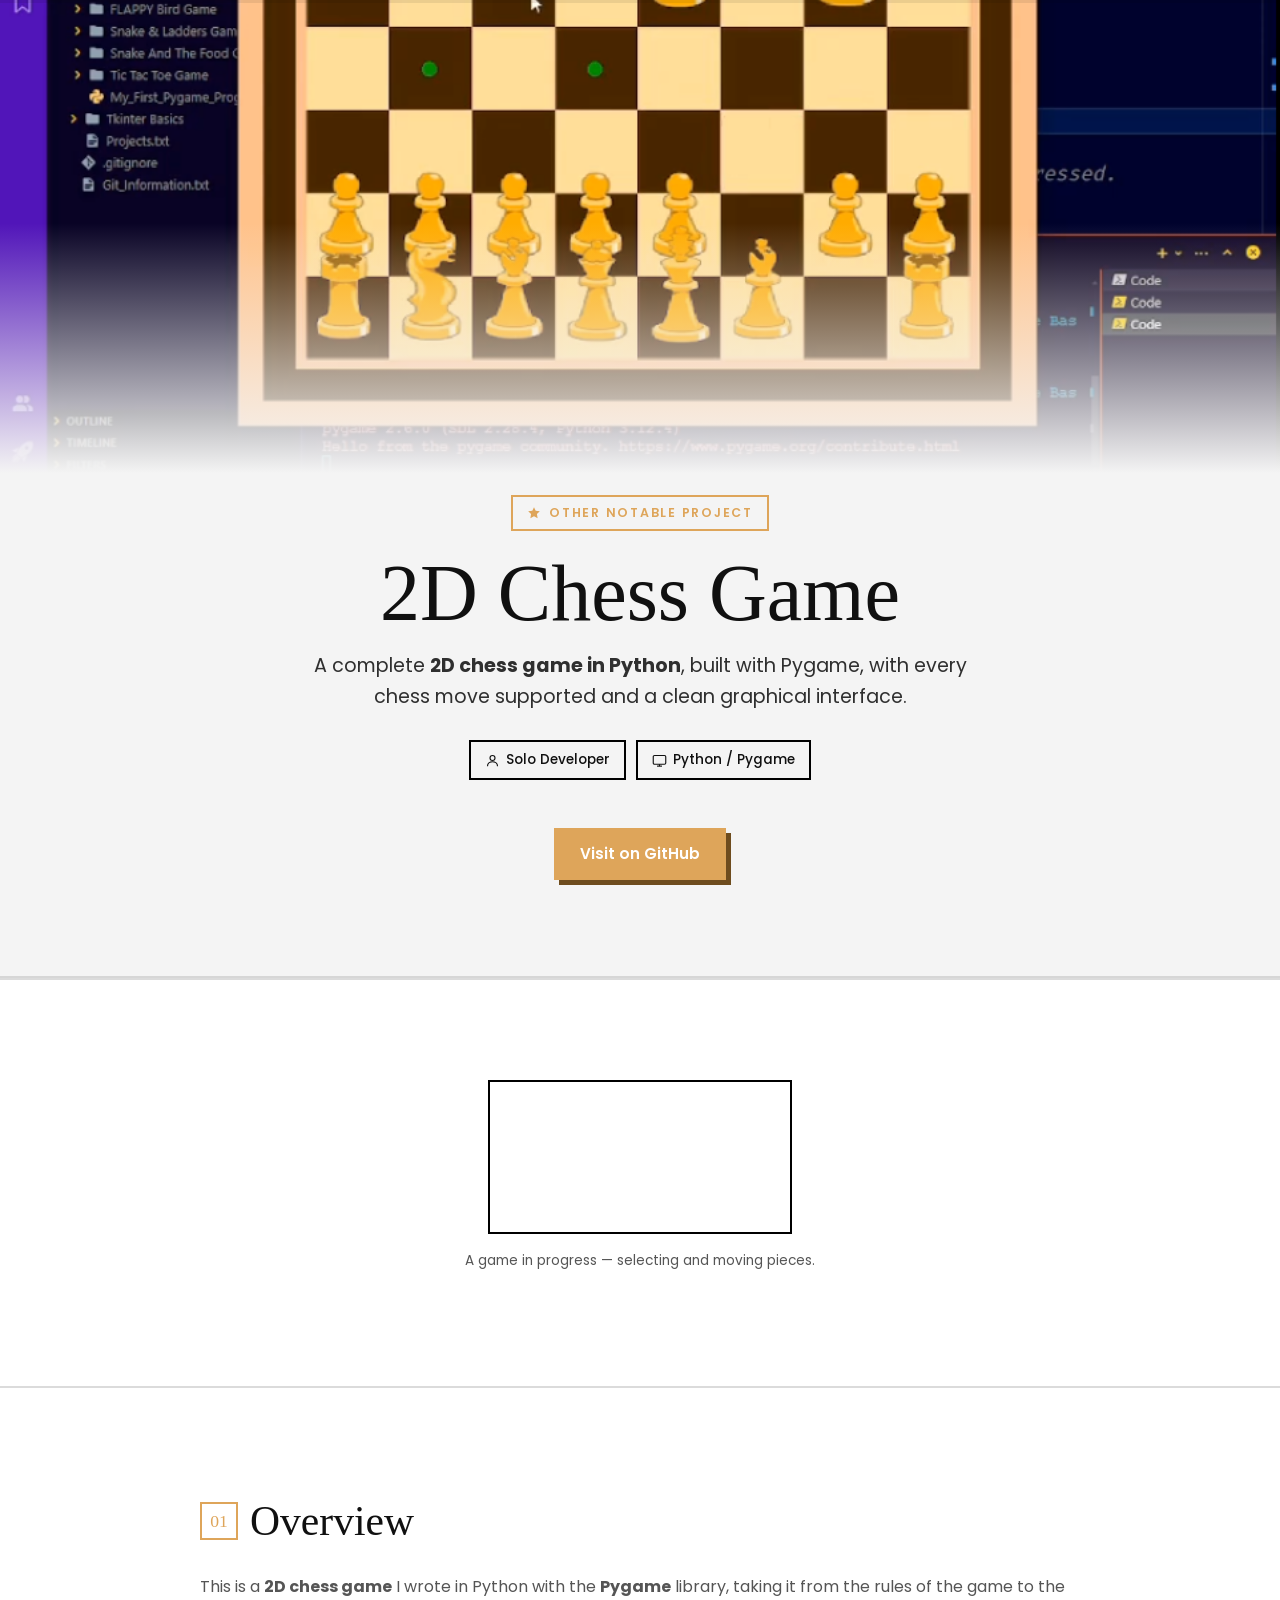
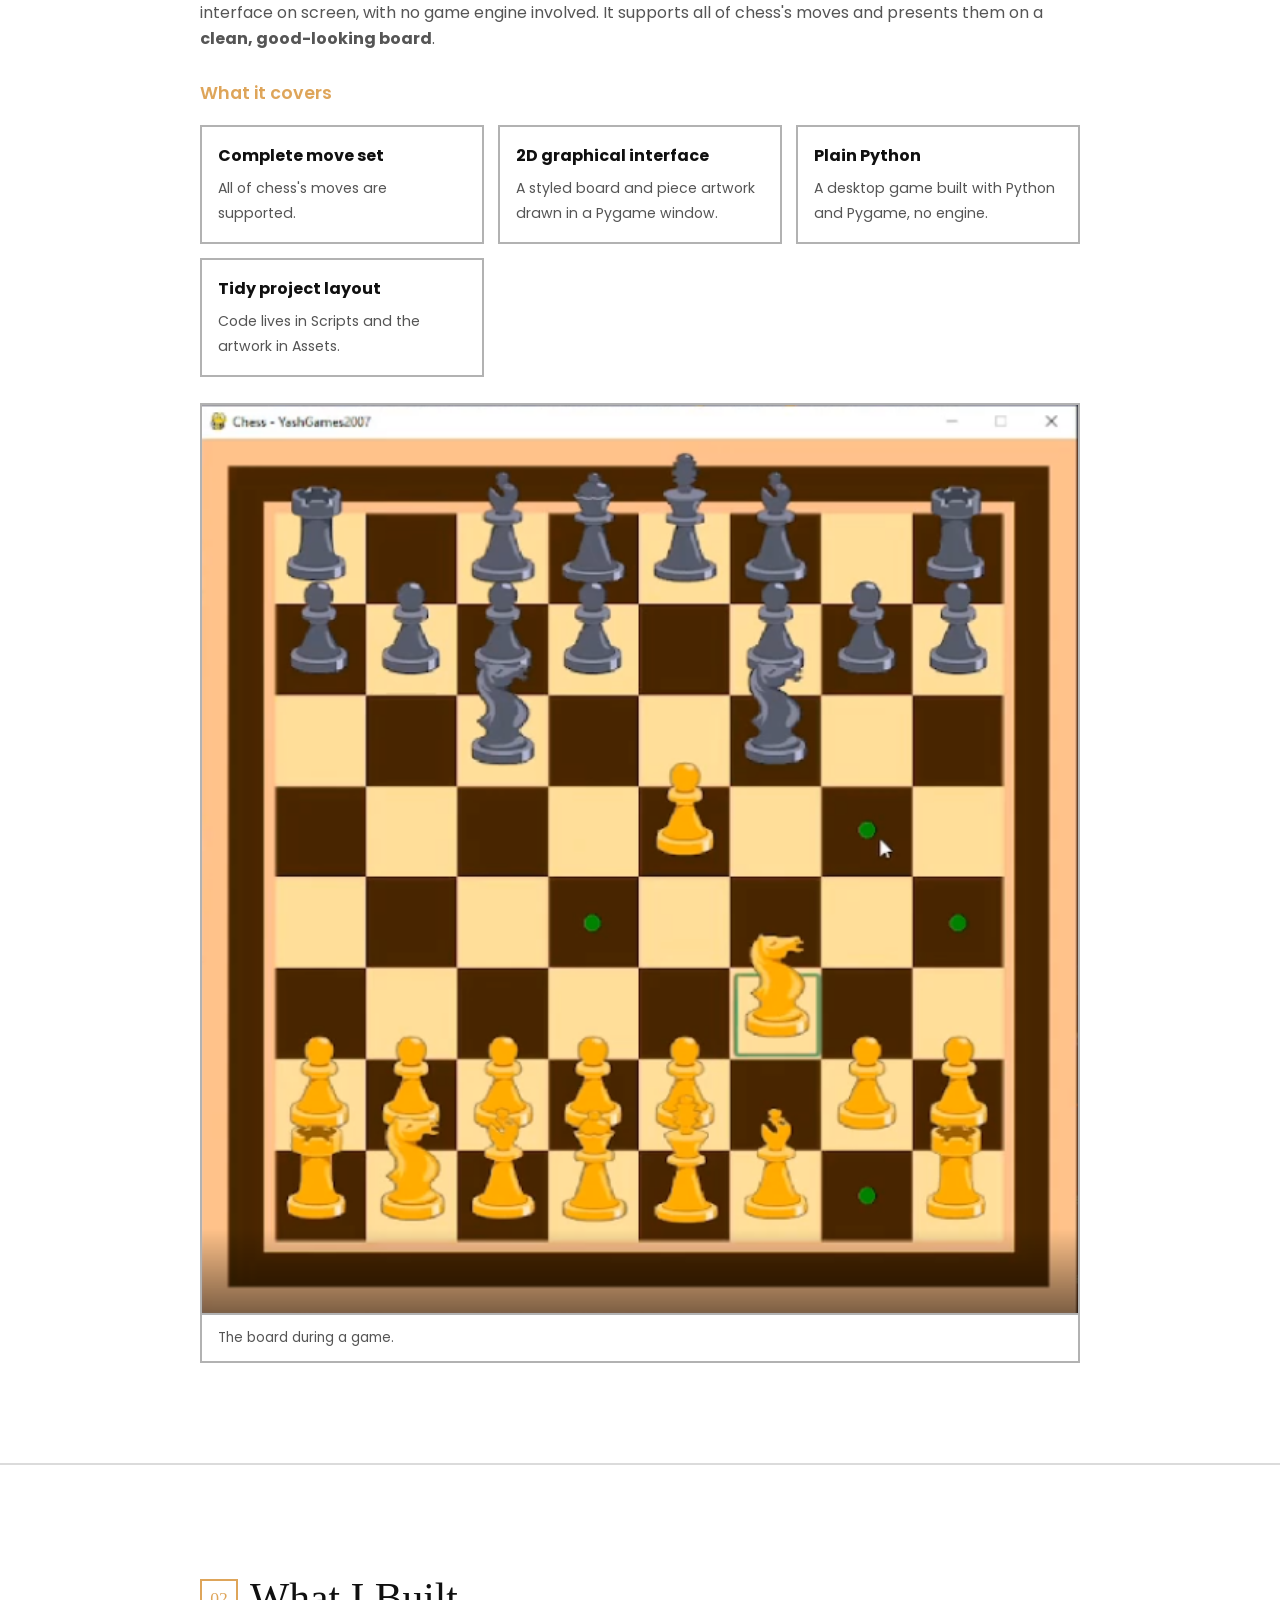
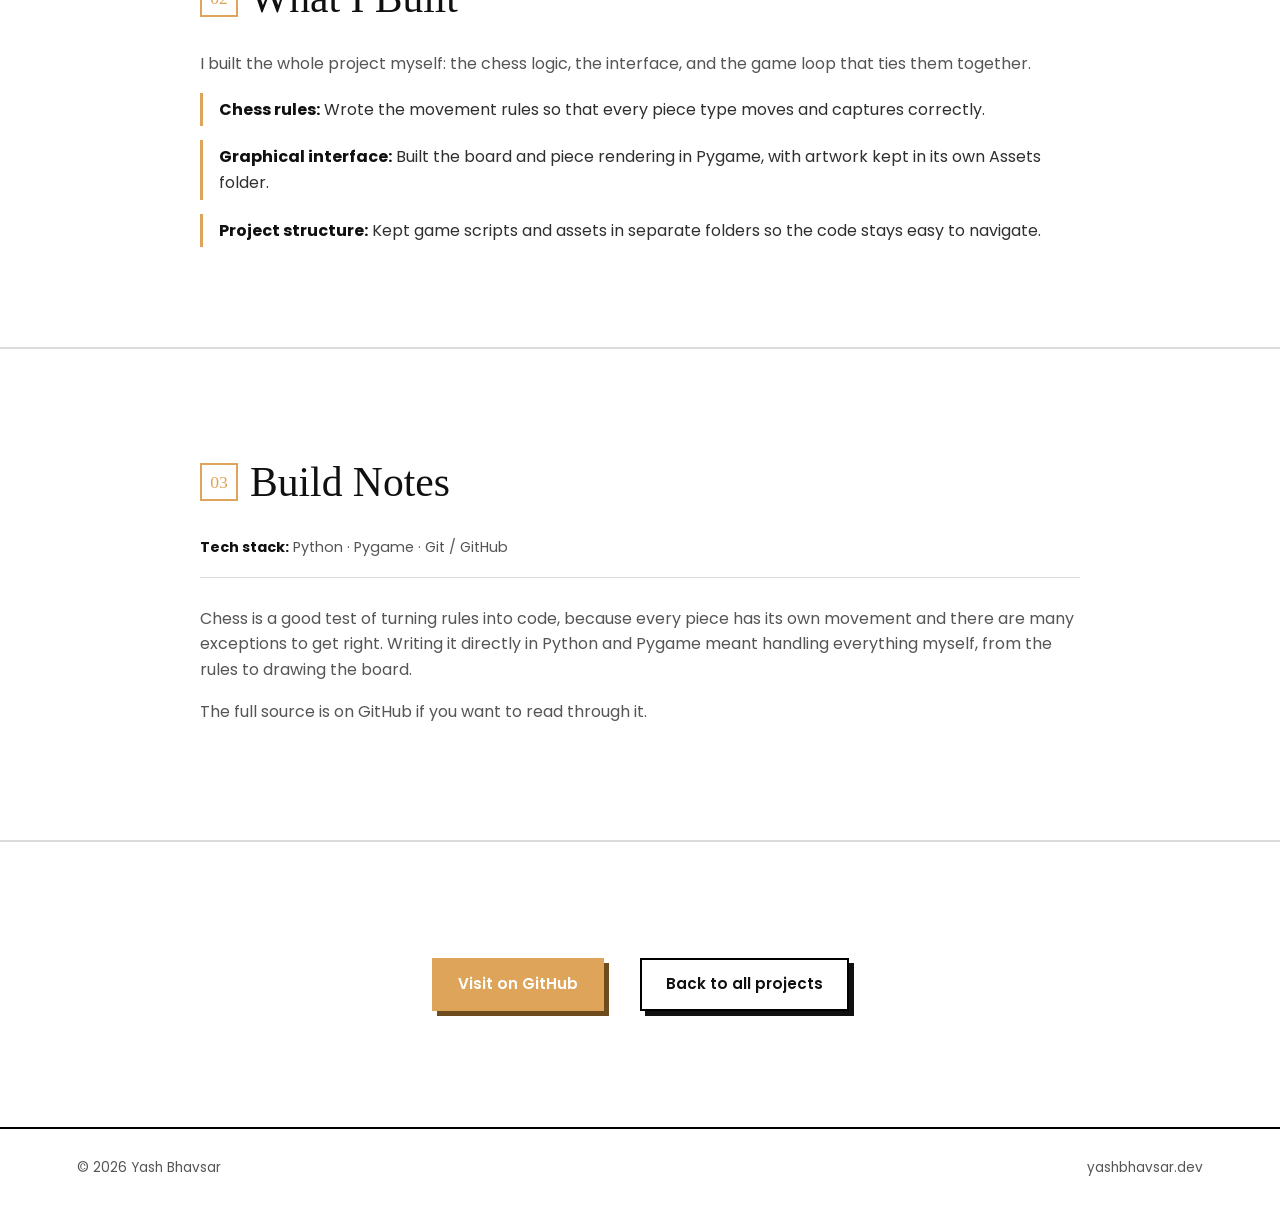
<file: projects/python-chess.html>
<!doctype html>
<html lang="en"
    data-theme="light">

<head>
    <meta charset="UTF-8" />
    <meta name="viewport"
        content="width=device-width, initial-scale=1" />
    <title>2D Chess Game — Yash Bhavsar</title>
    <meta name="description"
        content="Case study: a 2D chess game written in Python with Pygame, supporting all chess moves with a clean graphical interface." />

    <link rel="preconnect"
        href="https://fonts.googleapis.com" />
    <link rel="preconnect"
        href="https://fonts.gstatic.com"
        crossorigin />
    <link
        href="https://fonts.googleapis.com/css2?family=Permanent+Marker&family=Poppins:wght@400;500;600;700&display=swap"
        rel="stylesheet" />
    <link rel="stylesheet"
        href="../style.css" />
    <link rel="stylesheet"
        href="../projects.css" />
    <style>
        :root {
            --accent: rgb(222, 165, 90);
            --accent-dim: rgb(110, 76, 30);
            --retro-background: rgba(222, 165, 90, 0.06);
        }
    </style>
</head>

<body>
    <div class="progress-track">
        <div class="progress-fill"
            id="progress-fill"></div>
    </div>

    <div data-include="components/header"></div>

    <main>
        <!-- ============ HERO IMAGE ============ -->
        <section class="case-hero">
            <img src="/assets/chess/hero.png"
                alt="2D Chess Game — a chessboard with pieces in a Pygame window" />
        </section>

        <!-- ============ 0. CASE HEADER ============ -->
        <section class="case-header case-header--flush">
            <span class="eyebrow">
                <svg viewBox="0 0 24 24">
                    <path d="M12 2l2.9 6.3L22 9l-5 4.9L18.2 21 12 17.6 5.8 21 7 13.9 2 9l7.1-.7z" />
                </svg>
                Other Notable Project
            </span>

            <h1>2D Chess Game</h1>
            <p class="hook">
                A complete <strong>2D chess game in Python</strong>, built
                with Pygame, with every chess move supported and a clean
                graphical interface.
            </p>

            <div class="badge-row">
                <span class="badge">
                    <svg viewBox="0 0 24 24">
                        <circle cx="12"
                            cy="8"
                            r="4" />
                        <path d="M4 21c0-4 3.5-7 8-7s8 3 8 7" />
                    </svg>
                    Solo Developer
                </span>
                <span class="badge">
                    <svg viewBox="0 0 24 24">
                        <rect x="2"
                            y="4"
                            width="20"
                            height="14"
                            rx="2" />
                        <line x1="8"
                            y1="21"
                            x2="16"
                            y2="21" />
                        <line x1="12"
                            y1="18"
                            x2="12"
                            y2="21" />
                    </svg>
                    Python / Pygame
                </span>
            </div>

            <div class="cta">
                <a class="btn btn-primary"
                    href="https://github.com/YashBhavsar29/2D-Chess-Game"
                    target="_blank"
                    rel="noopener">Visit on GitHub</a>
            </div>
        </section>

        <!-- ============ HERO GAMEPLAY VIDEO ============ -->
        <section class="section"
            id="demo-video">
            <div class="video-frame fullsize">
                <video autoplay
                    muted
                    loop
                    playsinline
                    preload="auto">
                    <source src="/assets/chess/gameplay.mp4"
                        type="video/mp4" />
                </video>
            </div>
            <p class="video-caption">
                A game in progress — selecting and moving pieces.
            </p>
        </section>

        <!-- ============ 1. OVERVIEW ============ -->
        <section class="section">
            <div class="section-inner">
                <div class="section-label">
                    <span class="num">01</span>
                    <h2>Overview</h2>
                </div>

                <p>
                    This is a <strong>2D chess game</strong> I wrote in
                    Python with the <strong>Pygame</strong> library, taking
                    it from the rules of the game to the interface on
                    screen, with no game engine involved. It supports all
                    of chess's moves and presents them on a
                    <strong>clean, good-looking board</strong>.
                </p>

                <h3 class="subheading">What it covers</h3>
                <div class="card-grid">
                    <div class="sys-card">
                        <span class="name">Complete move set</span><span class="desc">All of chess's moves are
                            supported.</span>
                    </div>
                    <div class="sys-card">
                        <span class="name">2D graphical interface</span><span class="desc">A styled board and piece
                            artwork drawn in a Pygame window.</span>
                    </div>
                    <div class="sys-card">
                        <span class="name">Plain Python</span><span class="desc">A desktop game built with Python and
                            Pygame, no engine.</span>
                    </div>
                    <div class="sys-card">
                        <span class="name">Tidy project layout</span><span class="desc">Code lives in Scripts and the
                            artwork in Assets.</span>
                    </div>
                </div>
                <!-- TODO: once you've re-read your own code, add the specifics you want to claim
                     (castling, en passant, promotion, check/checkmate/stalemate, move highlighting, restart, etc.)
                     as extra sys-card entries above. -->

                <figure class="figure">
                    <img src="/assets/chess/board.png"
                        alt="The chessboard during a game, with pieces mid-match"
                        loading="lazy" />
                    <figcaption>
                        The board during a game.
                    </figcaption>
                </figure>
            </div>
        </section>

        <!-- ============ 2. WHAT I BUILT ============ -->
        <section class="section">
            <div class="section-inner">
                <div class="section-label">
                    <span class="num">02</span>
                    <h2>What I Built</h2>
                </div>

                <p>
                    I built the whole project myself: the chess logic, the
                    interface, and the game loop that ties them together.
                </p>

                <ul class="role-list">
                    <li>
                        <strong>Chess rules:</strong> Wrote the movement
                        rules so that every piece type moves and captures
                        correctly.
                    </li>
                    <li>
                        <strong>Graphical interface:</strong> Built the
                        board and piece rendering in Pygame, with artwork
                        kept in its own Assets folder.
                    </li>
                    <li>
                        <strong>Project structure:</strong> Kept game
                        scripts and assets in separate folders so the code
                        stays easy to navigate.
                    </li>
                </ul>
            </div>
        </section>

        <!-- ============ 3. BUILD NOTES ============ -->
        <section class="section">
            <div class="section-inner">
                <div class="section-label">
                    <span class="num">03</span>
                    <h2>Build Notes</h2>
                </div>

                <div class="meta-line">
                    <strong>Tech stack:</strong> Python · Pygame · Git /
                    GitHub
                </div>

                <p>
                    Chess is a good test of turning rules into code, because
                    every piece has its own movement and there are many
                    exceptions to get right. Writing it directly in Python
                    and Pygame meant handling everything myself, from the
                    rules to drawing the board.
                </p>
                <p class="paragraph--spaced">
                    The full source is on GitHub if you want to read
                    through it.
                </p>
            </div>
        </section>

        <section class="section section--centered">
            <a class="btn btn-primary"
                href="https://github.com/YashBhavsar29/2D-Chess-Game"
                target="_blank"
                rel="noopener">Visit on GitHub</a>
            <a class="btn btn--back"
                href="../index.html#projects">Back to all projects</a>
        </section>
    </main>

    <div data-include="components/footer"></div>
    <script src="../script.js"></script>
</body>

</html>
</file>
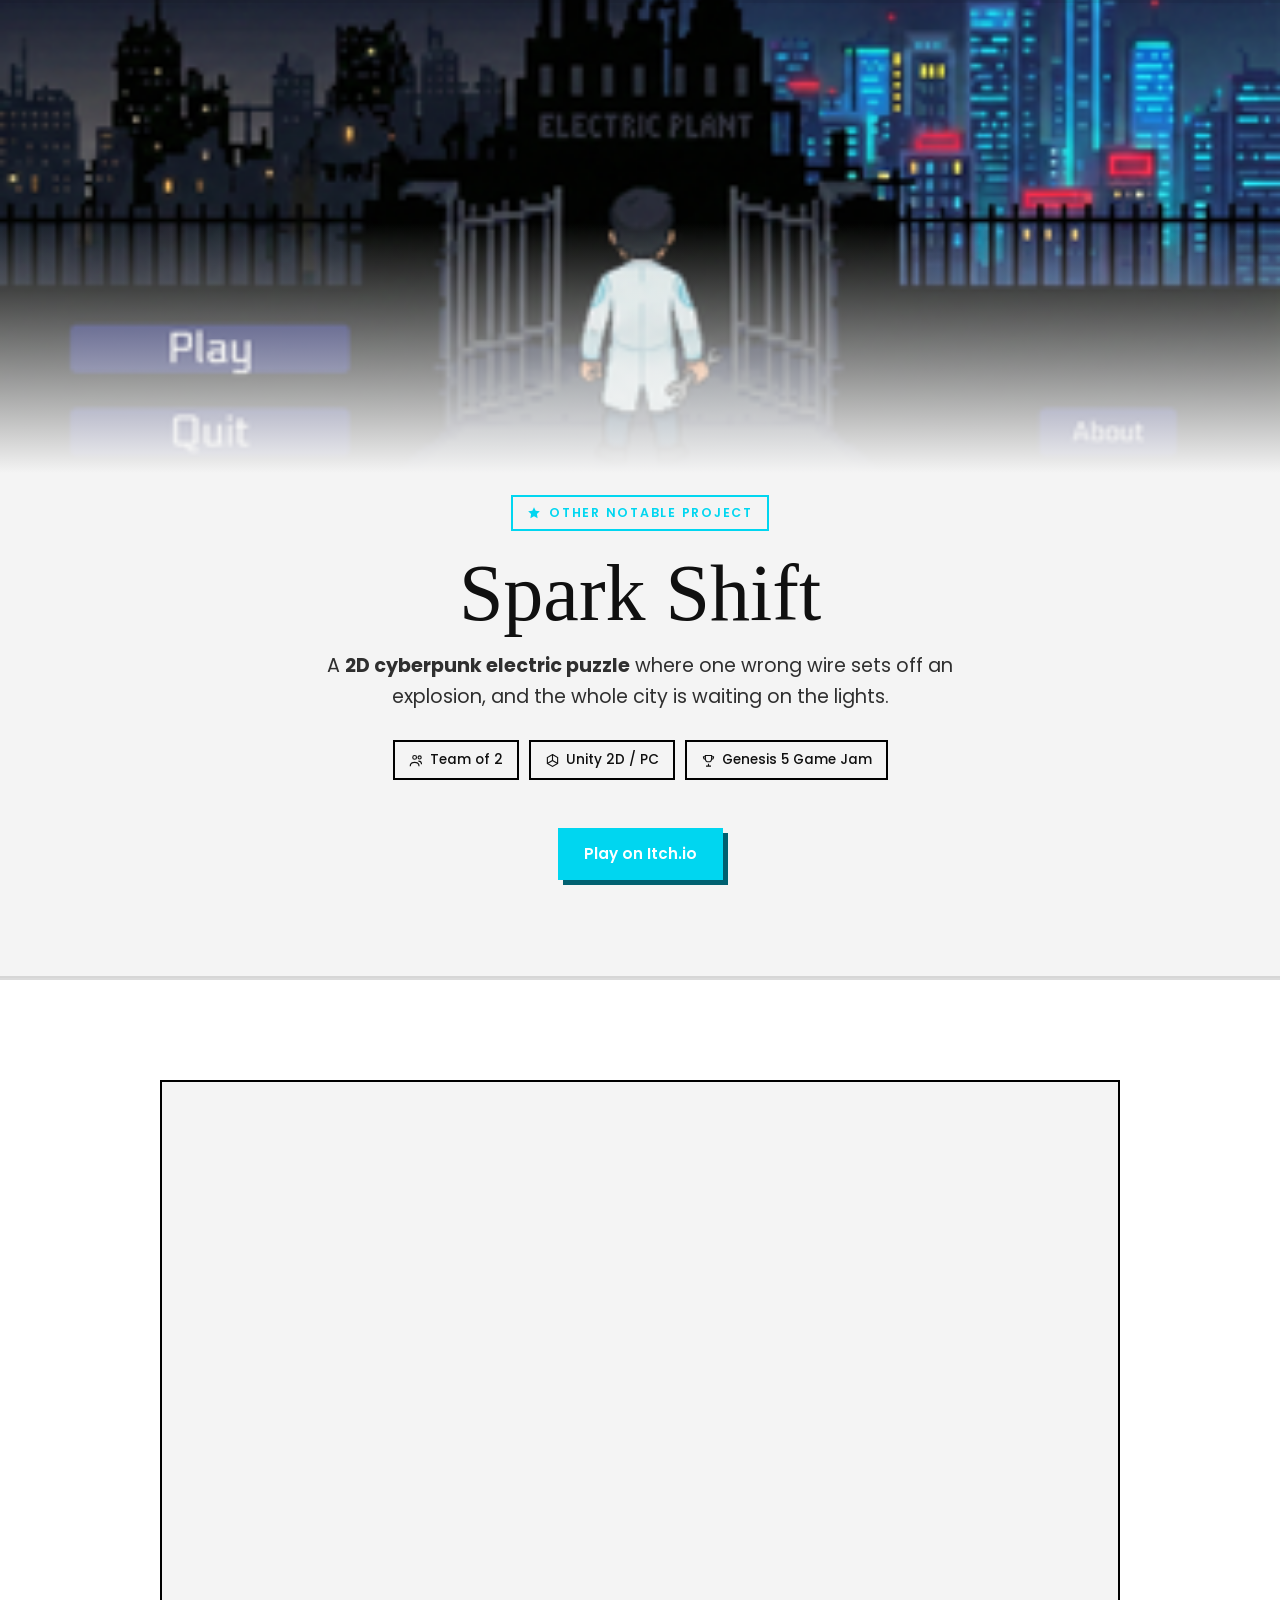
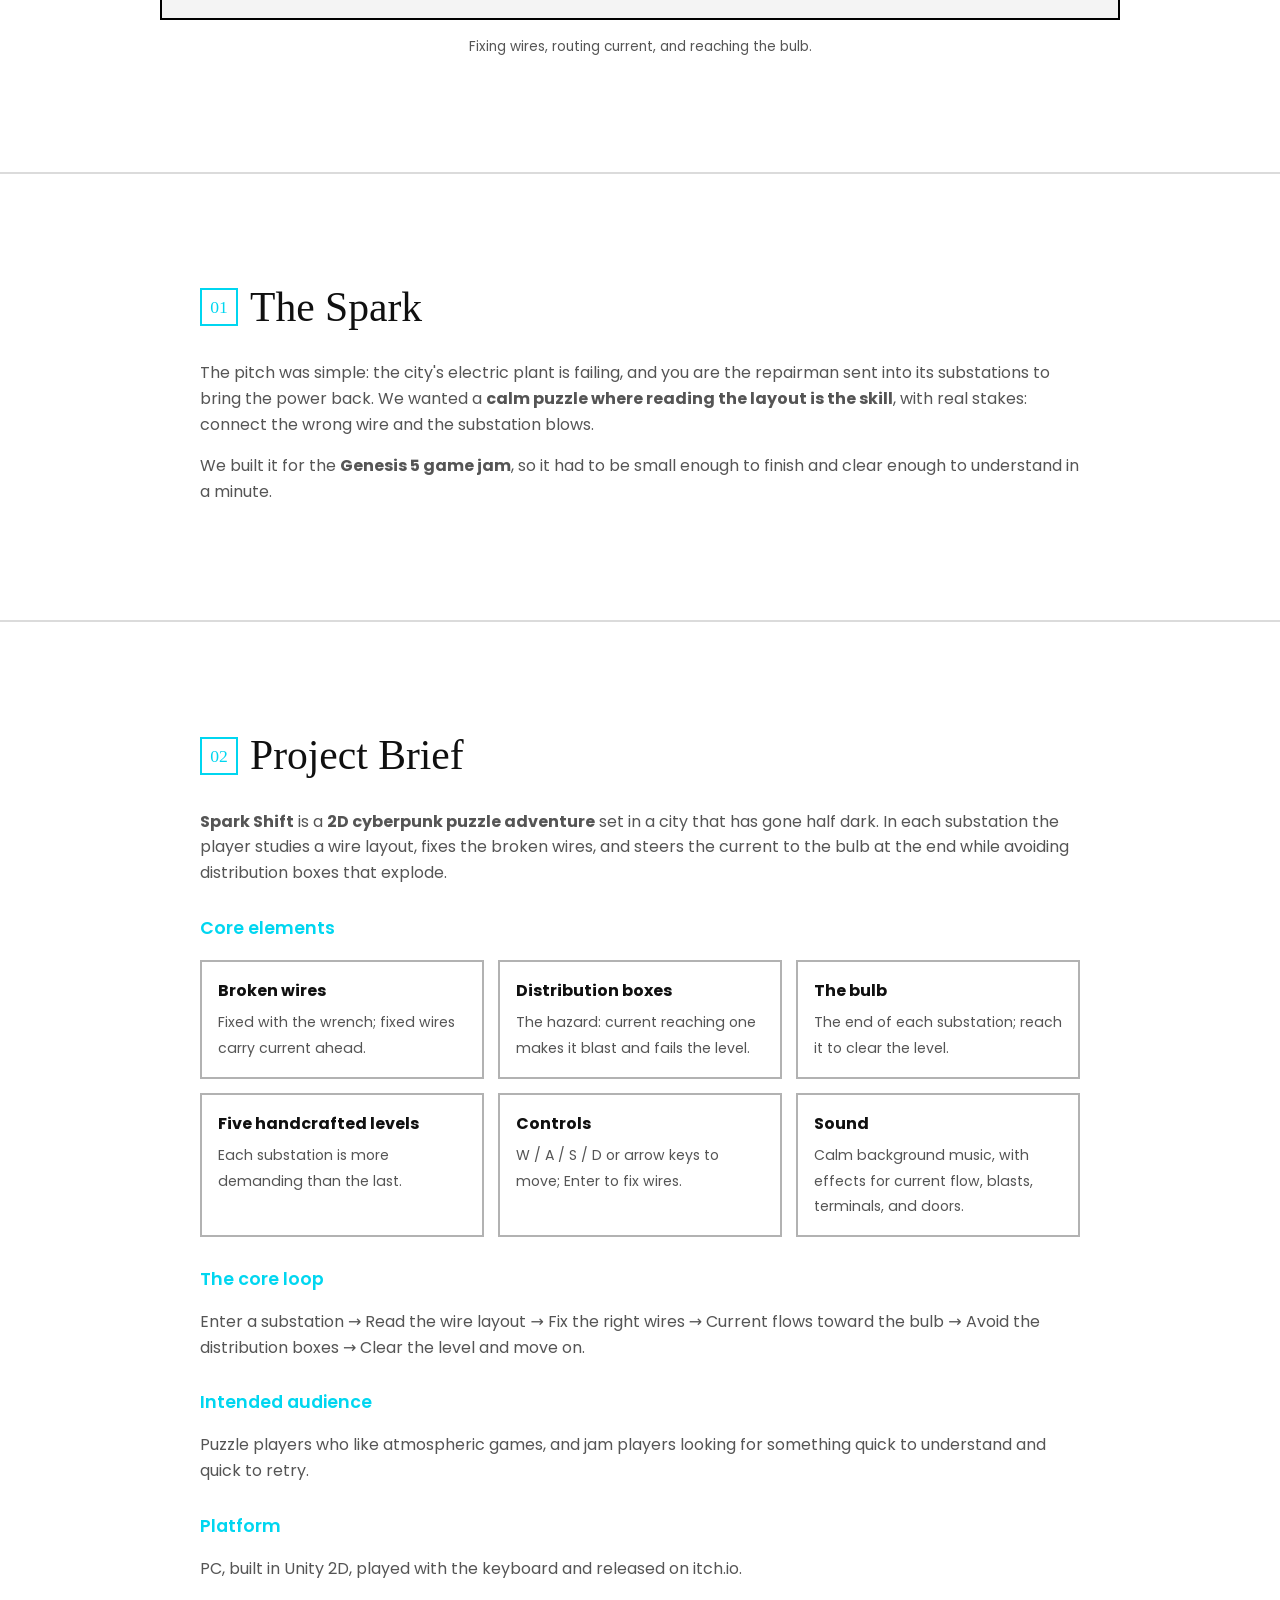
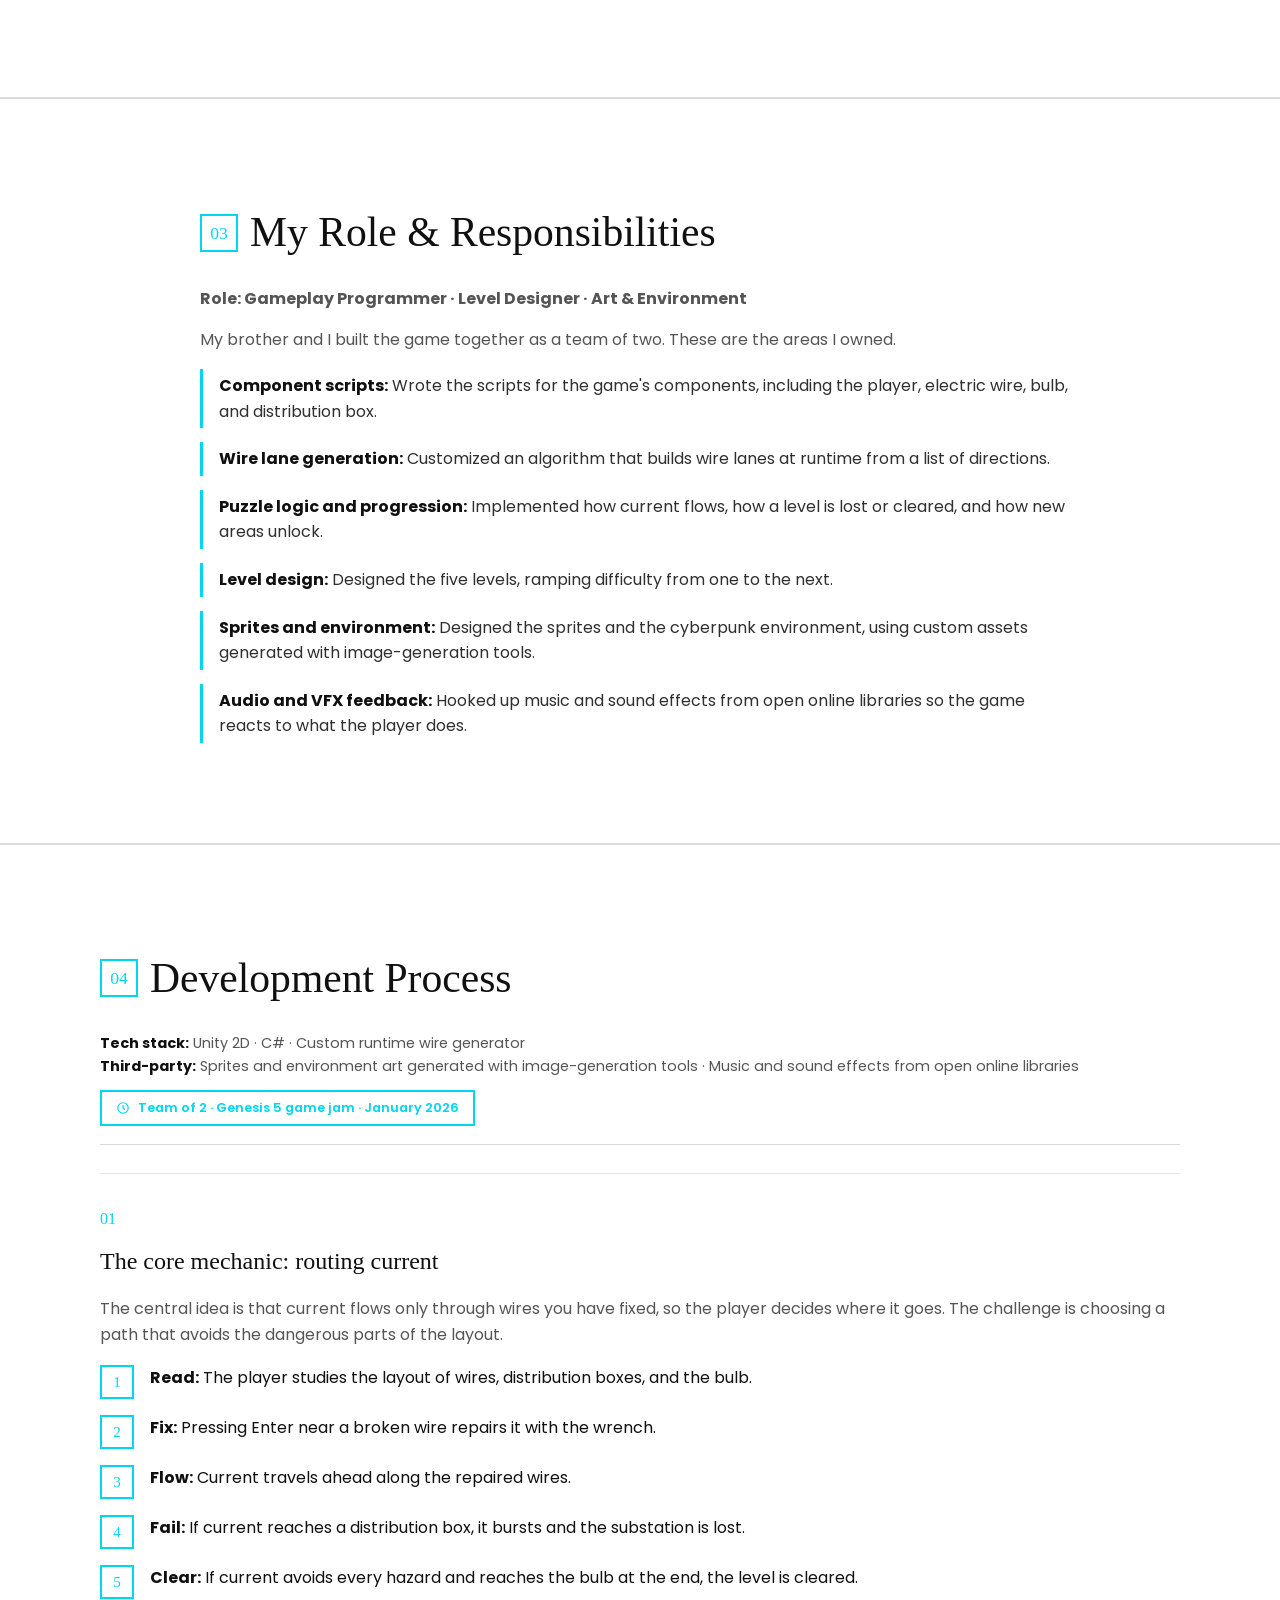
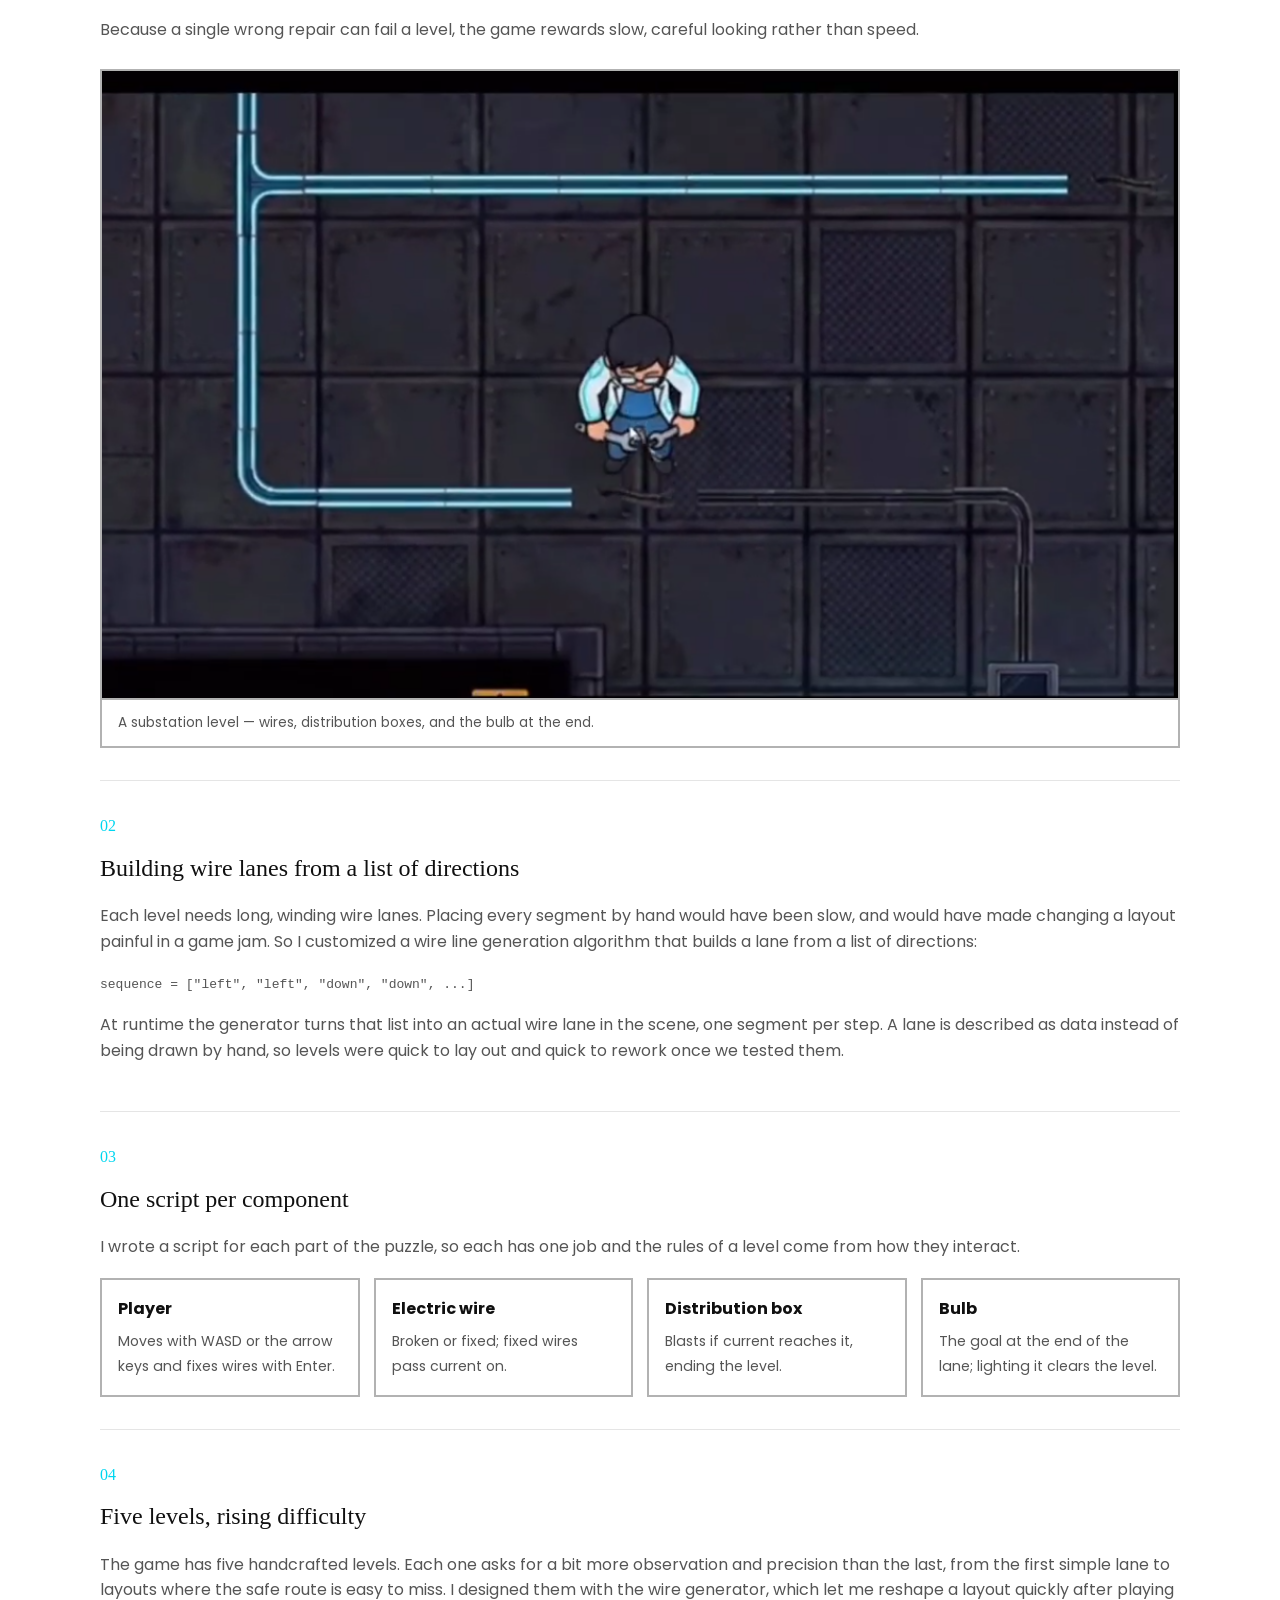
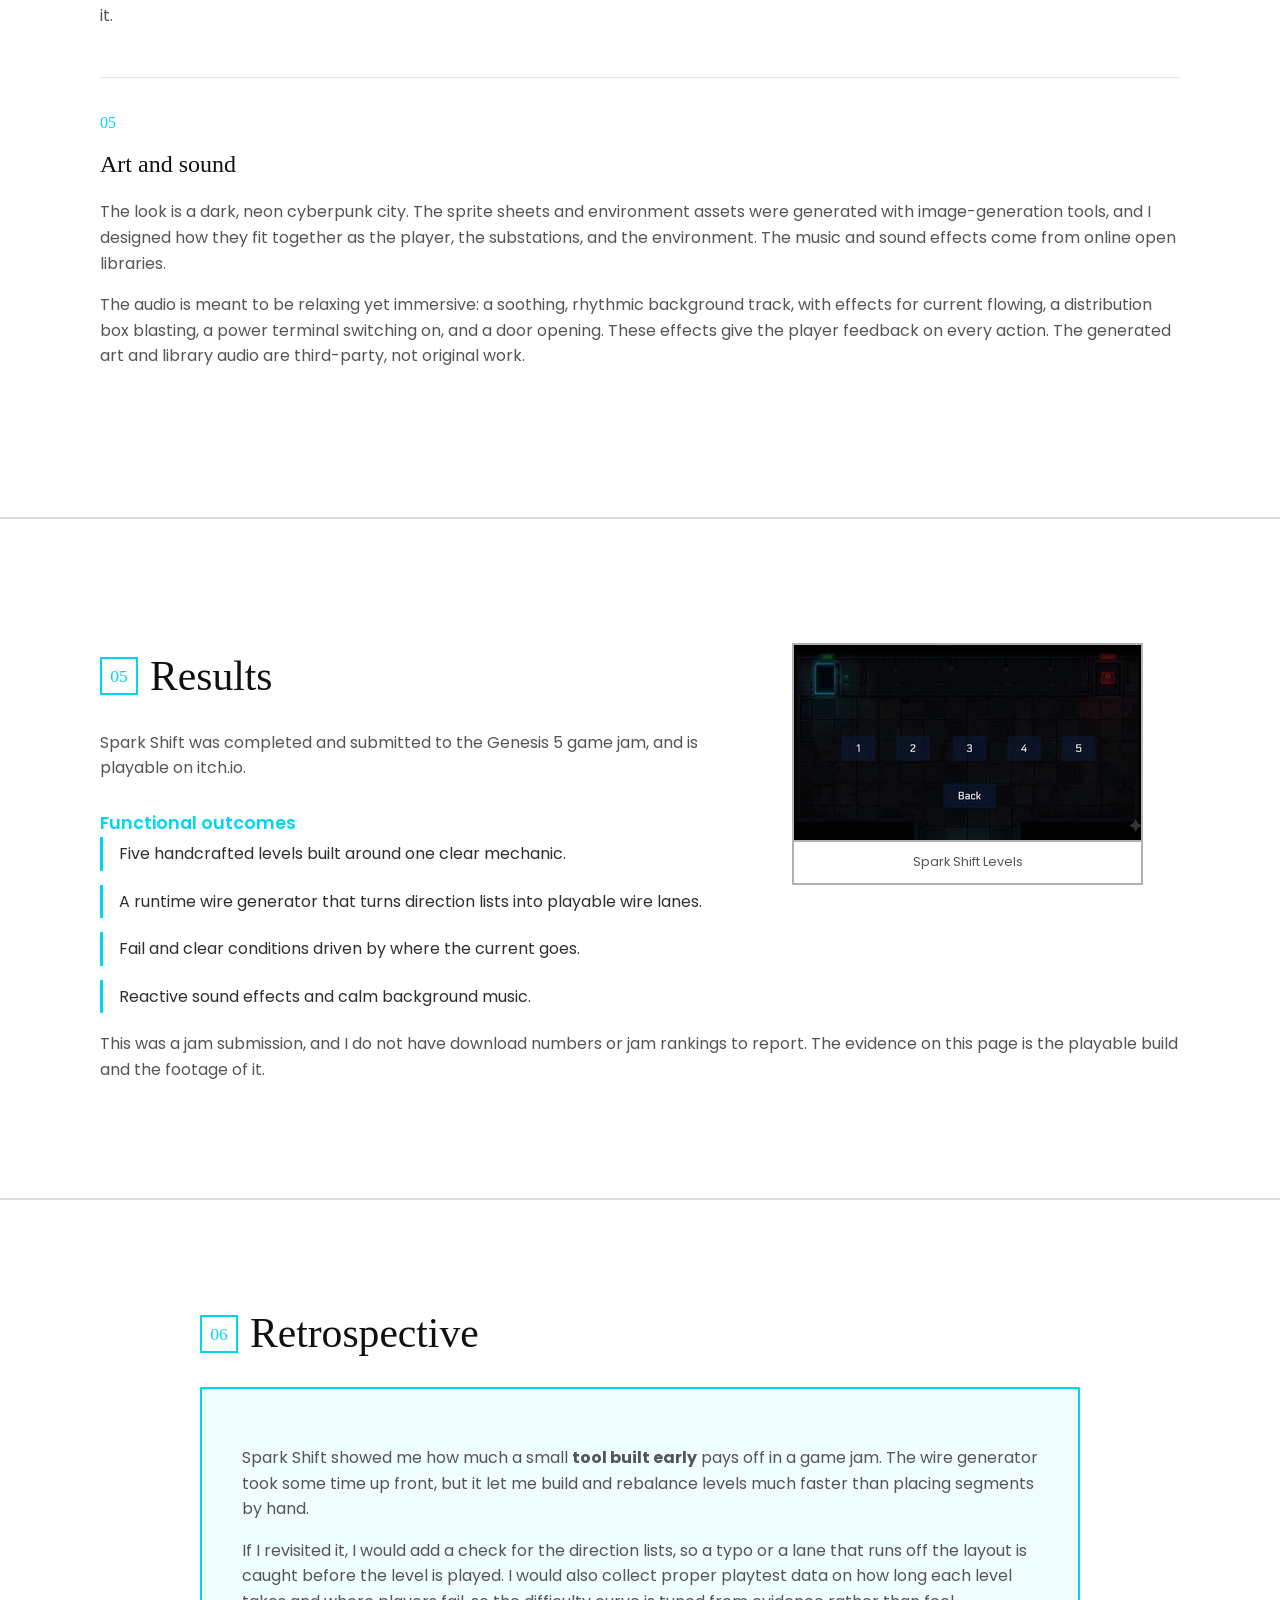
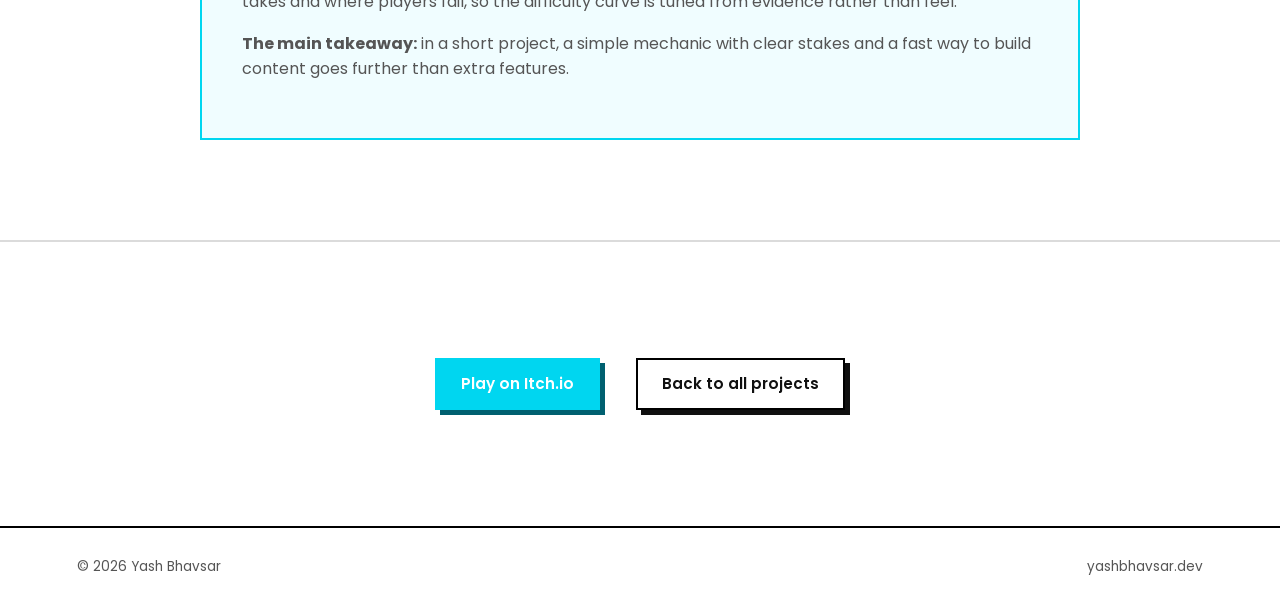
<file: projects/spark-shift.html>
<!doctype html>
<html lang="en"
    data-theme="light">

<head>
    <meta charset="UTF-8" />
    <meta name="viewport"
        content="width=device-width, initial-scale=1" />
    <title>Spark Shift — Yash Bhavsar</title>
    <meta name="description"
        content="Case study: Spark Shift, a 2D cyberpunk electric puzzle game built in Unity for the Genesis 5 game jam." />

    <link rel="preconnect"
        href="https://fonts.googleapis.com" />
    <link rel="preconnect"
        href="https://fonts.gstatic.com"
        crossorigin />
    <link
        href="https://fonts.googleapis.com/css2?family=Permanent+Marker&family=Poppins:wght@400;500;600;700&display=swap"
        rel="stylesheet" />
    <link rel="stylesheet"
        href="../style.css" />
    <link rel="stylesheet"
        href="../projects.css" />
    <style>
        :root {
            --accent: rgb(0, 214, 240);
            --accent-dim: rgb(0, 96, 112);
            --retro-background: rgba(0, 214, 240, 0.06);
        }
    </style>
</head>

<body>
    <div class="progress-track">
        <div class="progress-fill"
            id="progress-fill"></div>
    </div>

    <div data-include="components/header"></div>

    <main>
        <!-- ============ HERO IMAGE ============ -->
        <section class="case-hero">
            <img src="/assets/spark-shift/hero.png"
                alt="Spark Shift — a repairman in a dark cyberpunk substation with glowing wires" />
        </section>

        <!-- ============ 0. CASE HEADER ============ -->
        <section class="case-header case-header--flush">
            <span class="eyebrow">
                <svg viewBox="0 0 24 24">
                    <path d="M12 2l2.9 6.3L22 9l-5 4.9L18.2 21 12 17.6 5.8 21 7 13.9 2 9l7.1-.7z" />
                </svg>
                Other Notable Project
            </span>

            <h1>Spark Shift</h1>
            <p class="hook">
                A <strong>2D cyberpunk electric puzzle</strong> where one
                wrong wire sets off an explosion, and the whole city is
                waiting on the lights.
            </p>

            <div class="badge-row">
                <span class="badge">
                    <svg viewBox="0 0 24 24">
                        <circle cx="9"
                            cy="7"
                            r="3" />
                        <path d="M2 21c0-3.5 3-6 7-6s7 2.5 7 6" />
                        <circle cx="17"
                            cy="7"
                            r="2.5" />
                        <path d="M15 13c2.8 0 5 2 5 5" />
                    </svg>
                    Team of 2
                </span>
                <span class="badge">
                    <svg viewBox="0 0 24 24">
                        <polygon points="12,2.5 20.2,7.2 20.2,16.8 12,21.5 3.8,16.8 3.8,7.2" />
                        <path d="M12,12 L12,2.5 M12,12 L20.2,16.8 M12,12 L3.8,16.8" />
                    </svg>
                    Unity 2D / PC
                </span>
                <span class="badge">
                    <svg viewBox="0 0 24 24">
                        <path d="M8 21h8M12 17v4" />
                        <path d="M7 4h10v5a5 5 0 0 1-10 0V4z" />
                        <path d="M7 6H4v1a3 3 0 0 0 3 3M17 6h3v1a3 3 0 0 1-3 3" />
                    </svg>
                    Genesis 5 Game Jam
                </span>
            </div>

            <div class="cta">
                <a class="btn btn-primary"
                    href="https://manthanbhavsar.itch.io/spark-shift"
                    target="_blank"
                    rel="noopener">Play on Itch.io</a>
            </div>
        </section>

        <!-- ============ HERO GAMEPLAY VIDEO ============ -->
        <section class="section"
            id="demo-video">
            <div class="video-frame video-frame--embed">
                <iframe
                    src="https://www.youtube.com/embed/pg54khXjjzY?autoplay=1&mute=1&loop=1&playlist=pg54khXjjzY&playsinline=1&rel=0"
                    title="Spark Shift gameplay"
                    loading="lazy"
                    allow="autoplay; encrypted-media; picture-in-picture; fullscreen"
                    allowfullscreen
                    referrerpolicy="strict-origin-when-cross-origin"></iframe>
            </div>
            <p class="video-caption">
                Fixing wires, routing current, and reaching the bulb.
            </p>
        </section>

        <!-- ============ 1. THE SPARK ============ -->
        <section class="section">
            <div class="section-inner">
                <div class="section-label">
                    <span class="num">01</span>
                    <h2>The Spark</h2>
                </div>
                <p>
                    The pitch was simple: the city's electric plant is
                    failing, and you are the repairman sent into its
                    substations to bring the power back. We wanted a
                    <strong>calm puzzle where reading the layout is the
                        skill</strong>, with real stakes: connect the wrong
                    wire and the substation blows.
                </p>
                <p class="paragraph--spaced">
                    We built it for the <strong>Genesis 5 game jam</strong>,
                    so it had to be small enough to finish and clear
                    enough to understand in a minute.
                </p>
            </div>
        </section>

        <!-- ============ 2. PROJECT BRIEF ============ -->
        <section class="section">
            <div class="section-inner">
                <div class="section-label">
                    <span class="num">02</span>
                    <h2>Project Brief</h2>
                </div>

                <p>
                    <strong>Spark Shift</strong> is a
                    <strong>2D cyberpunk puzzle adventure</strong> set in a
                    city that has gone half dark. In each substation the
                    player studies a wire layout, fixes the broken wires,
                    and steers the current to the bulb at the end while
                    avoiding distribution boxes that explode.
                </p>

                <h3 class="subheading">Core elements</h3>
                <div class="card-grid">
                    <div class="sys-card">
                        <span class="name">Broken wires</span><span class="desc">Fixed with the wrench; fixed wires
                            carry current ahead.</span>
                    </div>
                    <div class="sys-card">
                        <span class="name">Distribution boxes</span><span class="desc">The hazard: current reaching one
                            makes it blast and fails the level.</span>
                    </div>
                    <div class="sys-card">
                        <span class="name">The bulb</span><span class="desc">The end of each substation; reach it to
                            clear the level.</span>
                    </div>
                    <div class="sys-card">
                        <span class="name">Five handcrafted levels</span><span class="desc">Each substation is more
                            demanding than the last.</span>
                    </div>
                    <div class="sys-card">
                        <span class="name">Controls</span><span class="desc">W / A / S / D or arrow keys to move;
                            Enter to fix wires.</span>
                    </div>
                    <div class="sys-card">
                        <span class="name">Sound</span><span class="desc">Calm background music, with effects for
                            current flow, blasts, terminals, and doors.</span>
                    </div>
                </div>

                <h3 class="subheading">The core loop</h3>
                <p>
                    Enter a substation → Read the wire layout → Fix the right
                    wires → Current flows toward the bulb → Avoid the
                    distribution boxes → Clear the level and move on.
                </p>

                <h3 class="subheading">Intended audience</h3>
                <p>
                    Puzzle players who like atmospheric games, and jam
                    players looking for something quick to understand and
                    quick to retry.
                </p>

                <h3 class="subheading">Platform</h3>
                <p>
                    PC, built in Unity 2D, played with the keyboard and
                    released on itch.io.
                </p>
            </div>
        </section>

        <!-- ============ 3. MY ROLE & RESPONSIBILITIES ============ -->
        <section class="section">
            <div class="section-inner">
                <div class="section-label">
                    <span class="num">03</span>
                    <h2>My Role &amp; Responsibilities</h2>
                </div>

                <p>
                    <strong>Role: Gameplay Programmer · Level Designer · Art
                        &amp; Environment</strong>
                </p>
                <p class="paragraph--spaced">
                    My brother and I built the game together as a team of
                    two. These are the areas I owned.
                </p>

                <ul class="role-list">
                    <li>
                        <strong>Component scripts:</strong> Wrote the scripts
                        for the game's components, including the player,
                        electric wire, bulb, and distribution box.
                    </li>
                    <li>
                        <strong>Wire lane generation:</strong> Customized an
                        algorithm that builds wire lanes at runtime from a
                        list of directions.
                    </li>
                    <li>
                        <strong>Puzzle logic and progression:</strong>
                        Implemented how current flows, how a level is lost
                        or cleared, and how new areas unlock.
                    </li>
                    <li>
                        <strong>Level design:</strong> Designed the five
                        levels, ramping difficulty from one to the next.
                    </li>
                    <li>
                        <strong>Sprites and environment:</strong> Designed
                        the sprites and the cyberpunk environment, using
                        custom assets generated with image-generation tools.
                    </li>
                    <li>
                        <strong>Audio and VFX feedback:</strong> Hooked up
                        music and sound effects from open online libraries
                        so the game reacts to what the player does.
                    </li>
                </ul>
            </div>
        </section>

        <!-- ============ 4. DEVELOPMENT PROCESS ============ -->
        <section class="section">
            <div class="section-inner wide">
                <div class="section-label">
                    <span class="num">04</span>
                    <h2>Development Process</h2>
                </div>

                <div class="meta-line">
                    <strong>Tech stack:</strong> Unity 2D · C# · Custom
                    runtime wire generator
                    <br />
                    <strong>Third-party:</strong> Sprites and environment
                    art generated with image-generation tools · Music and
                    sound effects from open online libraries
                    <br />
                    <span class="timeline-badge">
                        <svg viewBox="0 0 24 24"
                            width="14"
                            height="14"
                            fill="none"
                            stroke="currentColor"
                            stroke-width="2">
                            <circle cx="12"
                                cy="12"
                                r="9" />
                            <path d="M12 7v5l3 3" />
                        </svg>
                        Team of 2 · Genesis 5 game jam · January 2026
                    </span>
                </div>

                <div class="phase">
                    <div class="phase-tag">01</div>
                    <h3>The core mechanic: routing current</h3>
                    <p>
                        The central idea is that current flows only through
                        wires you have fixed, so the player decides where
                        it goes. The challenge is choosing a path that
                        avoids the dangerous parts of the layout.
                    </p>

                    <ol class="step-list">
                        <li>
                            <div>
                                <b>Read:</b> The player studies the layout of
                                wires, distribution boxes, and the bulb.
                            </div>
                        </li>
                        <li>
                            <div>
                                <b>Fix:</b> Pressing Enter near a broken wire
                                repairs it with the wrench.
                            </div>
                        </li>
                        <li>
                            <div>
                                <b>Flow:</b> Current travels ahead along the
                                repaired wires.
                            </div>
                        </li>
                        <li>
                            <div>
                                <b>Fail:</b> If current reaches a
                                distribution box, it bursts and the
                                substation is lost.
                            </div>
                        </li>
                        <li>
                            <div>
                                <b>Clear:</b> If current avoids every hazard
                                and reaches the bulb at the end, the level is
                                cleared.
                            </div>
                        </li>
                    </ol>

                    <p class="paragraph--spaced">
                        Because a single wrong repair can fail a level, the
                        game rewards slow, careful looking rather than
                        speed.
                    </p>

                    <figure class="figure">
                        <img src="/assets/spark-shift/level-screenshot.png"
                            alt="A Spark Shift level showing the player, a wire lane, distribution boxes, and the bulb"
                            loading="lazy" />
                        <figcaption>
                            A substation level — wires, distribution boxes,
                            and the bulb at the end.
                        </figcaption>
                    </figure>
                </div>

                <div class="phase">
                    <div class="phase-tag">02</div>
                    <h3>Building wire lanes from a list of directions</h3>
                    <p>
                        Each level needs long, winding wire lanes. Placing
                        every segment by hand would have been slow, and
                        would have made changing a layout painful in a game
                        jam. So I customized a wire line generation
                        algorithm that builds a lane from a list of
                        directions:
                    </p>
                    <p class="paragraph--spaced">
                        <code>sequence = ["left", "left", "down", "down", ...]</code>
                    </p>
                    <p class="paragraph--spaced">
                        At runtime the generator turns that list into an
                        actual wire lane in the scene, one segment per step.
                        A lane is described as data instead of being drawn
                        by hand, so levels were quick to lay out and quick
                        to rework once we tested them.
                    </p>
                    <!-- Optional: add a figure here, e.g. a sketch of a direction list next to the generated lane
                    <figure class="figure">
                        <img src="/assets/spark-shift/wire-generation.png" alt="..." loading="lazy" />
                        <figcaption>...</figcaption>
                    </figure>
                    -->
                </div>

                <div class="phase">
                    <div class="phase-tag">03</div>
                    <h3>One script per component</h3>
                    <p>
                        I wrote a script for each part of the puzzle, so
                        each has one job and the rules of a level come from
                        how they interact.
                    </p>

                    <div class="card-grid">
                        <div class="sys-card">
                            <span class="name">Player</span><span class="desc">Moves with WASD or the arrow keys and
                                fixes wires with Enter.</span>
                        </div>
                        <div class="sys-card">
                            <span class="name">Electric wire</span><span class="desc">Broken or fixed; fixed wires pass
                                current on.</span>
                        </div>
                        <div class="sys-card">
                            <span class="name">Distribution box</span><span class="desc">Blasts if current reaches it,
                                ending the level.</span>
                        </div>
                        <div class="sys-card">
                            <span class="name">Bulb</span><span class="desc">The goal at the end of the lane; lighting
                                it clears the level.</span>
                        </div>
                    </div>
                </div>

                <div class="phase">
                    <div class="phase-tag">04</div>
                    <h3>Five levels, rising difficulty</h3>
                    <p>
                        The game has five handcrafted levels. Each one
                        asks for a bit more observation and precision than
                        the last, from the first simple lane to layouts
                        where the safe route is easy to miss. I designed
                        them with the wire generator, which let me reshape
                        a layout quickly after playing it.
                    </p>
                </div>

                <div class="phase">
                    <div class="phase-tag">05</div>
                    <h3>Art and sound</h3>
                    <p>
                        The look is a dark, neon cyberpunk city. The sprite
                        sheets and environment assets were generated with
                        image-generation tools, and I designed how they fit
                        together as the player, the substations, and the
                        environment. The music and sound effects come from
                        online open libraries.
                    </p>
                    <p class="paragraph--spaced">
                        The audio is meant to be relaxing yet immersive: a
                        soothing, rhythmic background track, with effects
                        for current flowing, a distribution box blasting,
                        a power terminal switching on, and a door opening.
                        These effects give the player feedback on every
                        action. The generated art and library audio are
                        third-party, not original work.
                    </p>
                </div>
            </div>
        </section>

        <!-- ============ 5. RESULTS ============ -->
        <section class="section">
            <div class="section-inner wide">
                <div class="result-row">
                    <div class="text-col">
                        <div class="section-label">
                            <span class="num">05</span>
                            <h2>Results</h2>
                        </div>

                        <p>
                            Spark Shift was completed and submitted to the
                            Genesis 5 game jam, and is playable on itch.io.
                        </p>

                        <h3 class="subheading">Functional outcomes</h3>
                        <ul class="role-list">
                            <li>
                                Five handcrafted levels built around one
                                clear mechanic.
                            </li>
                            <li>
                                A runtime wire generator that turns direction
                                lists into playable wire lanes.
                            </li>
                            <li>
                                Fail and clear conditions driven by where
                                the current goes.
                            </li>
                            <li>
                                Reactive sound effects and calm background
                                music.
                            </li>
                        </ul>
                    </div>
                    <div class="img-col">
                        <figure class="tall-figure">
                            <img src="/assets/spark-shift/levels.png"
                                alt="Spark Shift levels"
                                loading="lazy" />
                            <figcaption>
                                Spark Shift Levels
                            </figcaption>
                        </figure>
                    </div>
                </div>

                <p class="paragraph--spaced">
                    This was a jam submission, and I do not have download
                    numbers or jam rankings to report. The evidence on this
                    page is the playable build and the footage of it.
                </p>
            </div>
        </section>

        <!-- ============ 6. RETROSPECTIVE ============ -->
        <section class="section">
            <div class="section-inner">
                <div class="section-label">
                    <span class="num">06</span>
                    <h2>Retrospective</h2>
                </div>

                <div class="retro">
                    <p>
                        Spark Shift showed me how much a small
                        <strong>tool built early</strong> pays off in a game
                        jam. The wire generator took some time up front, but
                        it let me build and rebalance levels much faster than
                        placing segments by hand.
                    </p>
                    <p class="paragraph--spaced">
                        If I revisited it, I would add a check for the
                        direction lists, so a typo or a lane that runs off
                        the layout is caught before the level is played. I
                        would also collect proper playtest data on how long
                        each level takes and where players fail, so the
                        difficulty curve is tuned from evidence rather than
                        feel.
                    </p>
                    <p class="paragraph--spaced">
                        <strong>The main takeaway:</strong> in a short
                        project, a simple mechanic with clear stakes and a
                        fast way to build content goes further than extra
                        features.
                    </p>
                </div>
            </div>
        </section>

        <section class="section section--centered">
            <a class="btn btn-primary"
                href="https://manthanbhavsar.itch.io/spark-shift"
                target="_blank"
                rel="noopener">Play on Itch.io</a>
            <a class="btn btn--back"
                href="../index.html#projects">Back to all projects</a>
        </section>
    </main>

    <div data-include="components/footer"></div>
    <script src="../script.js"></script>
</body>

</html>
</file>
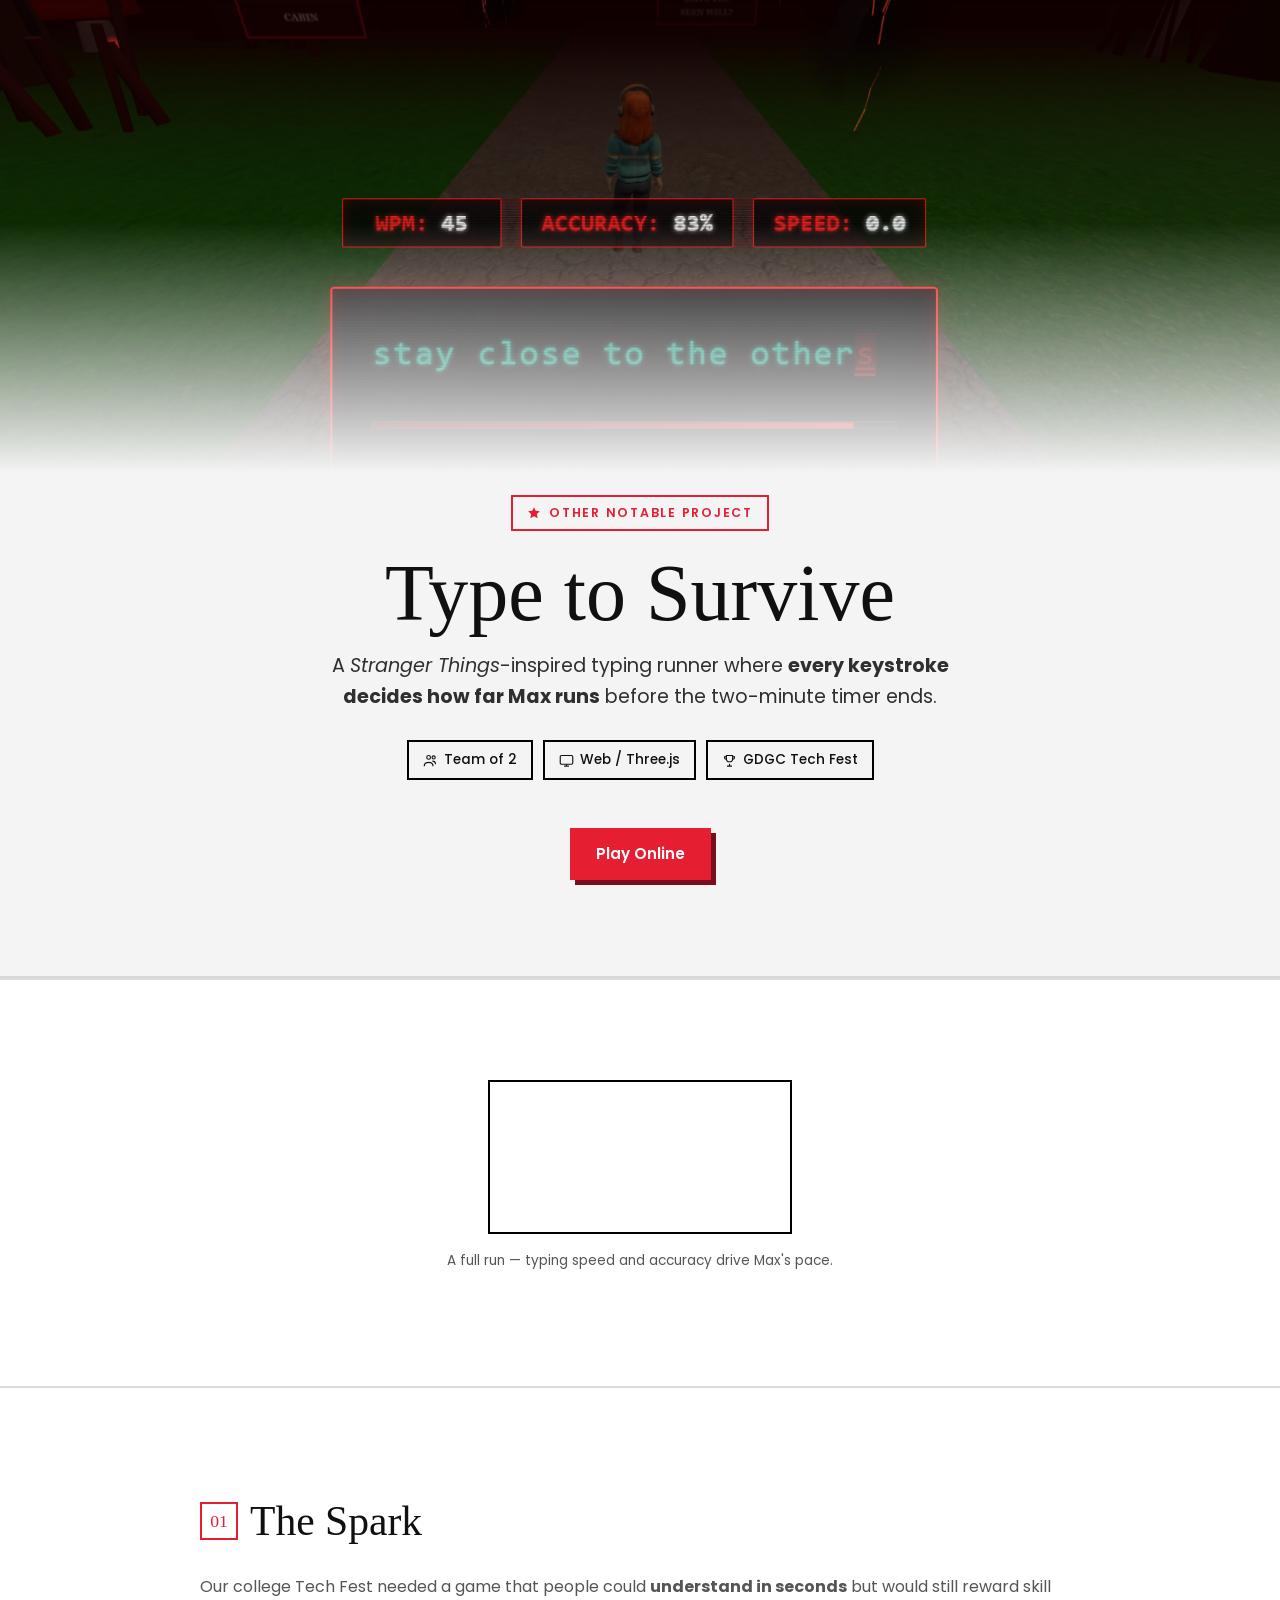
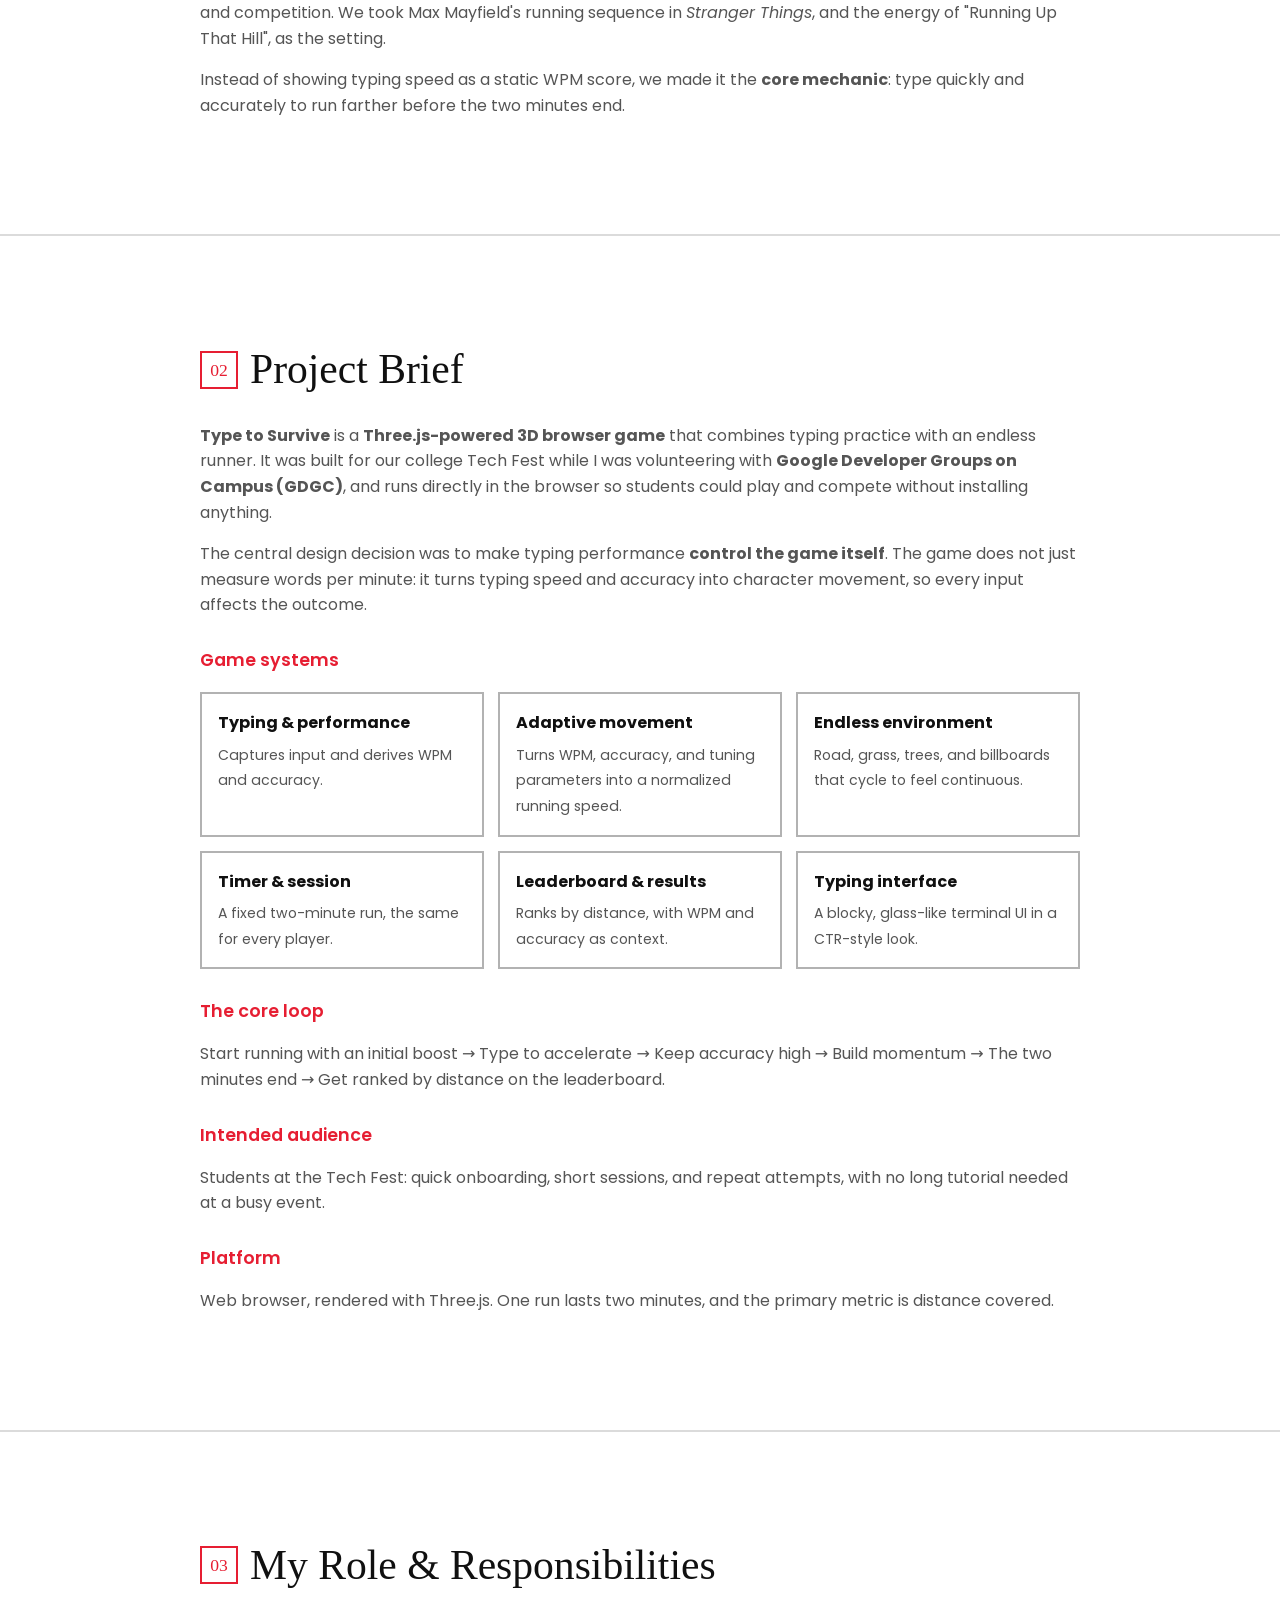
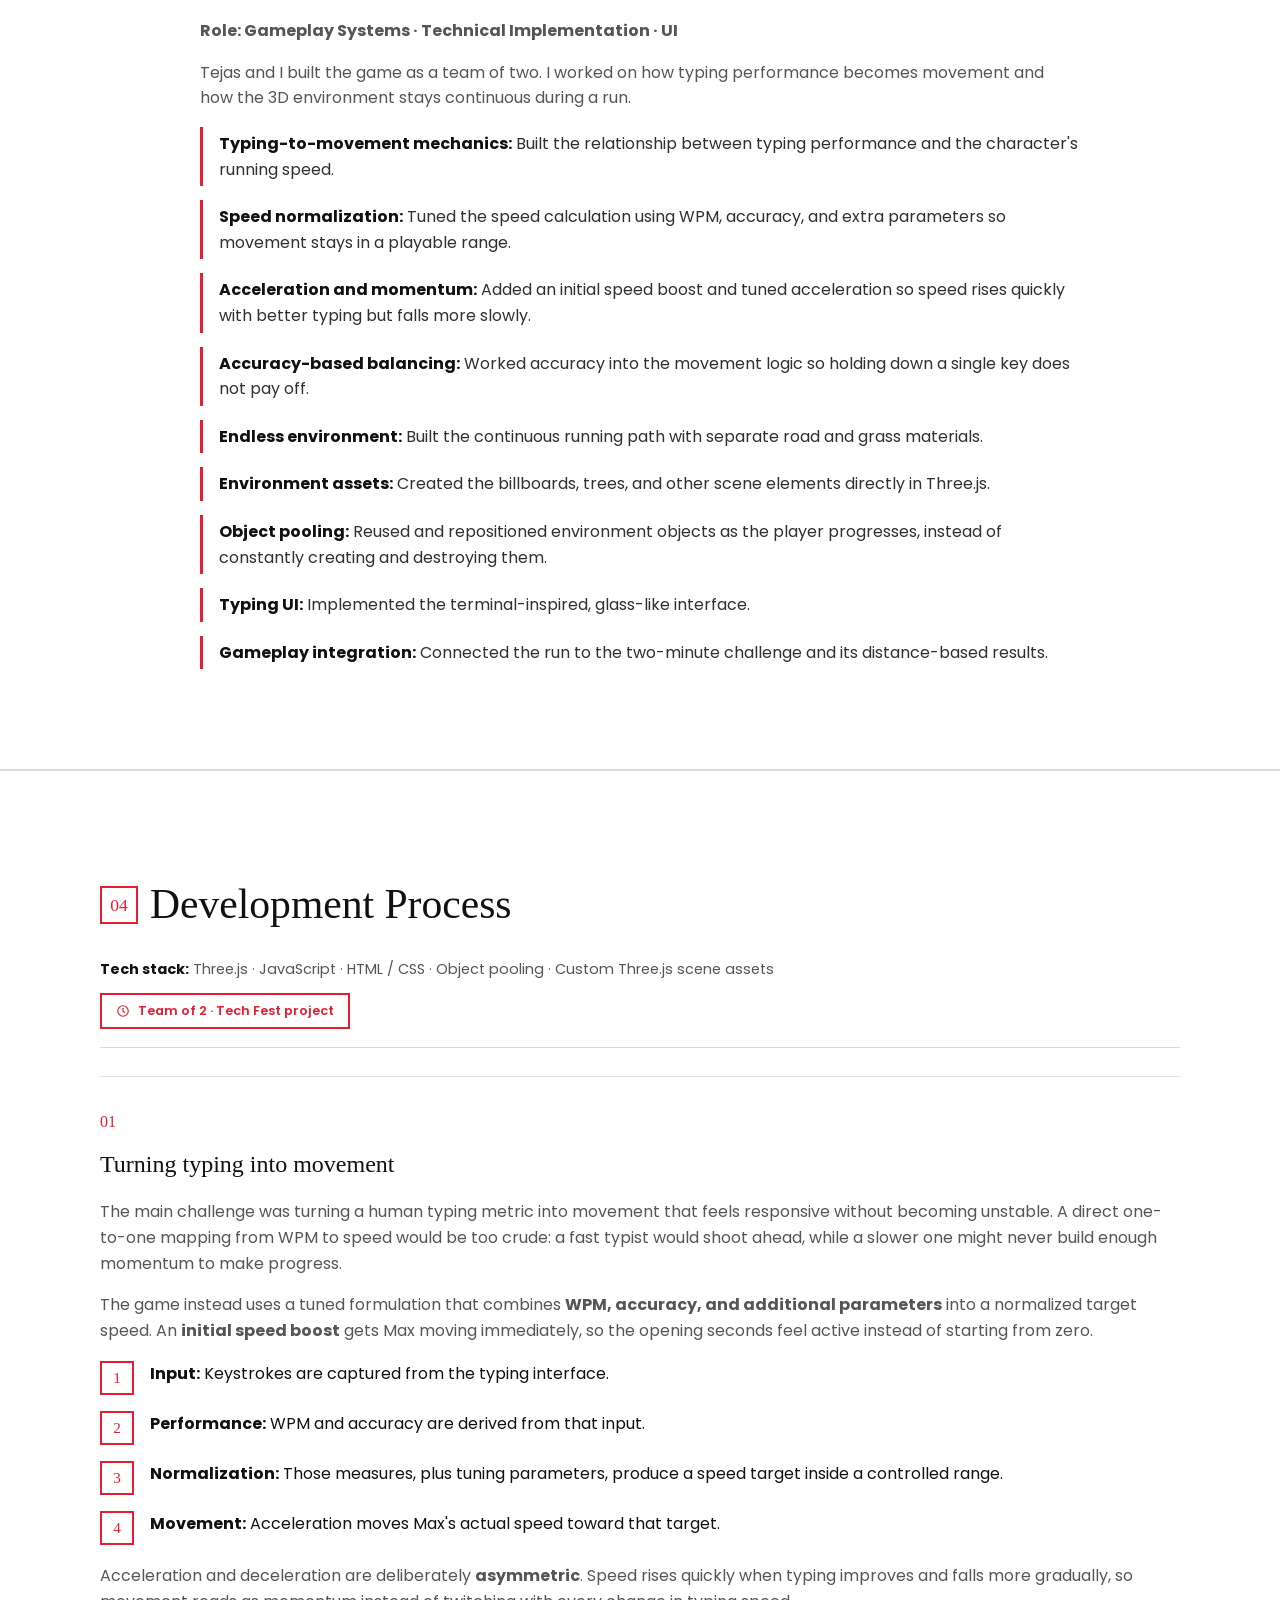
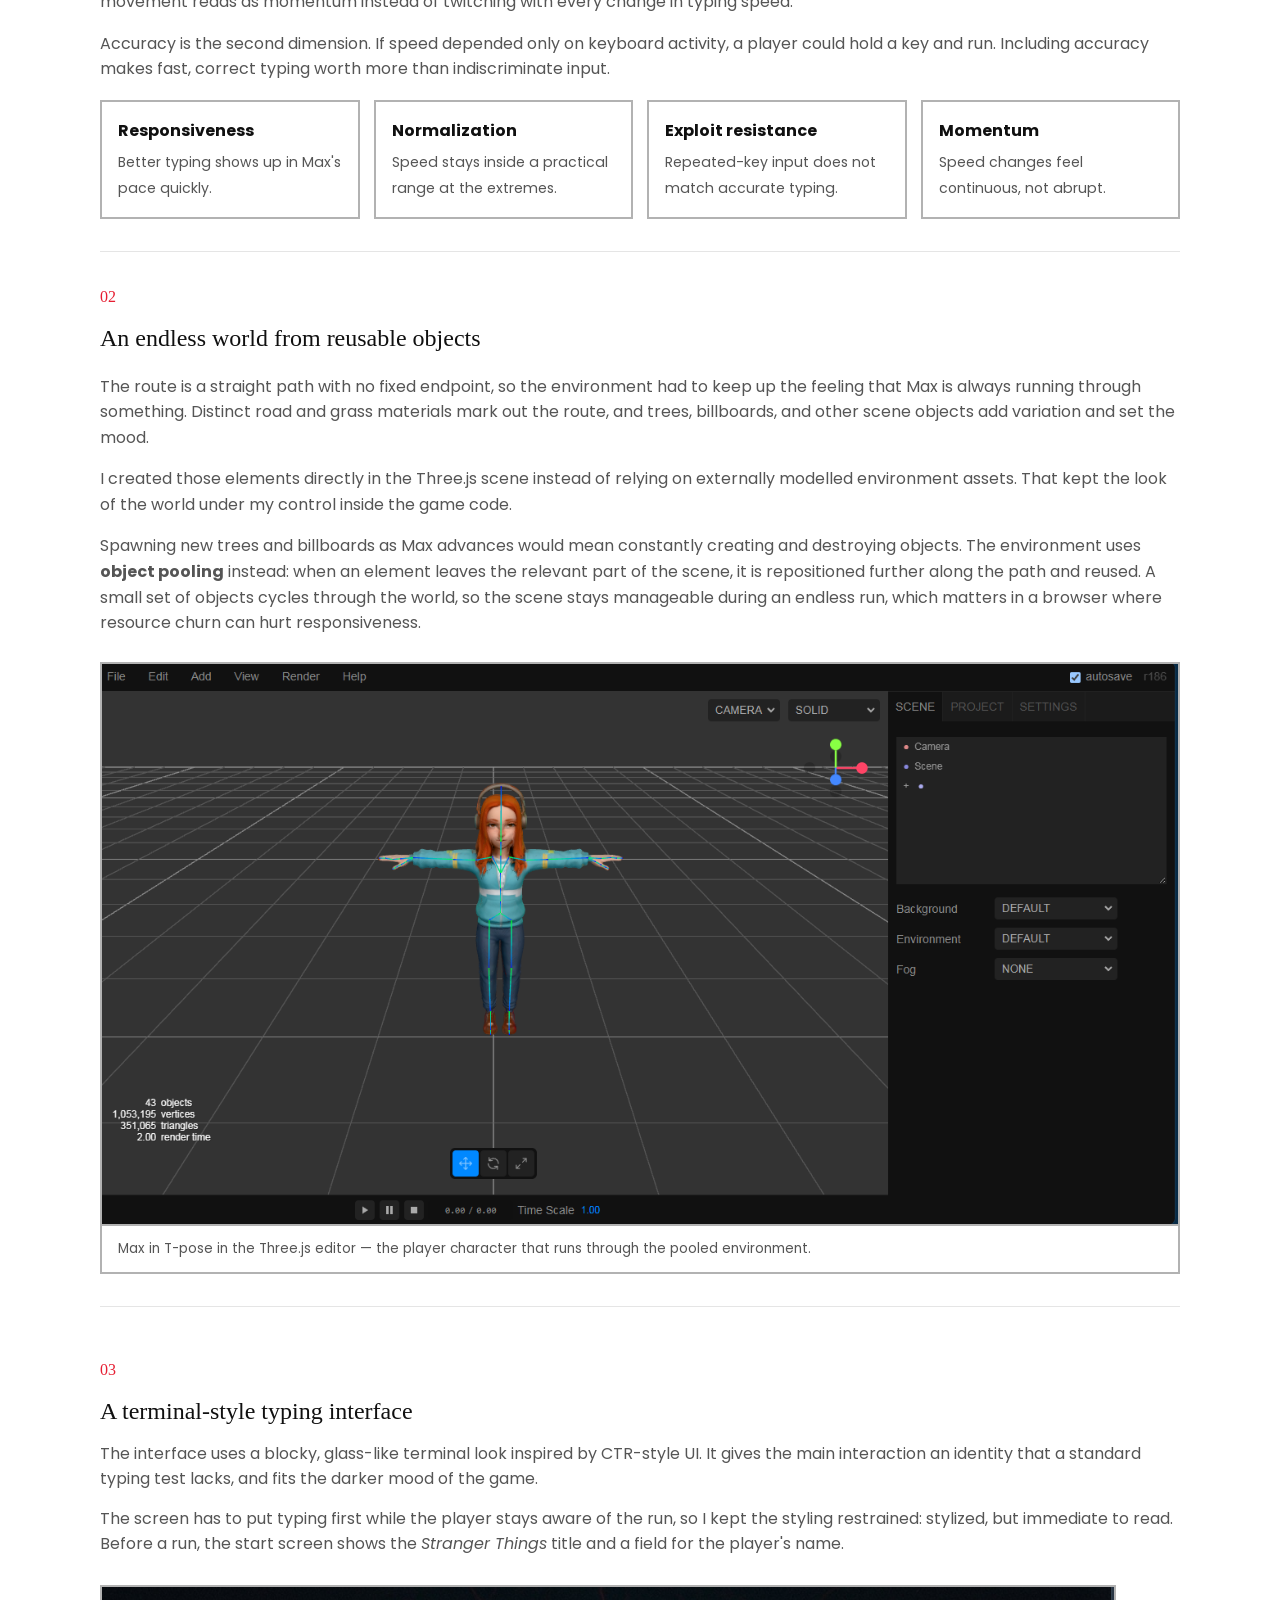
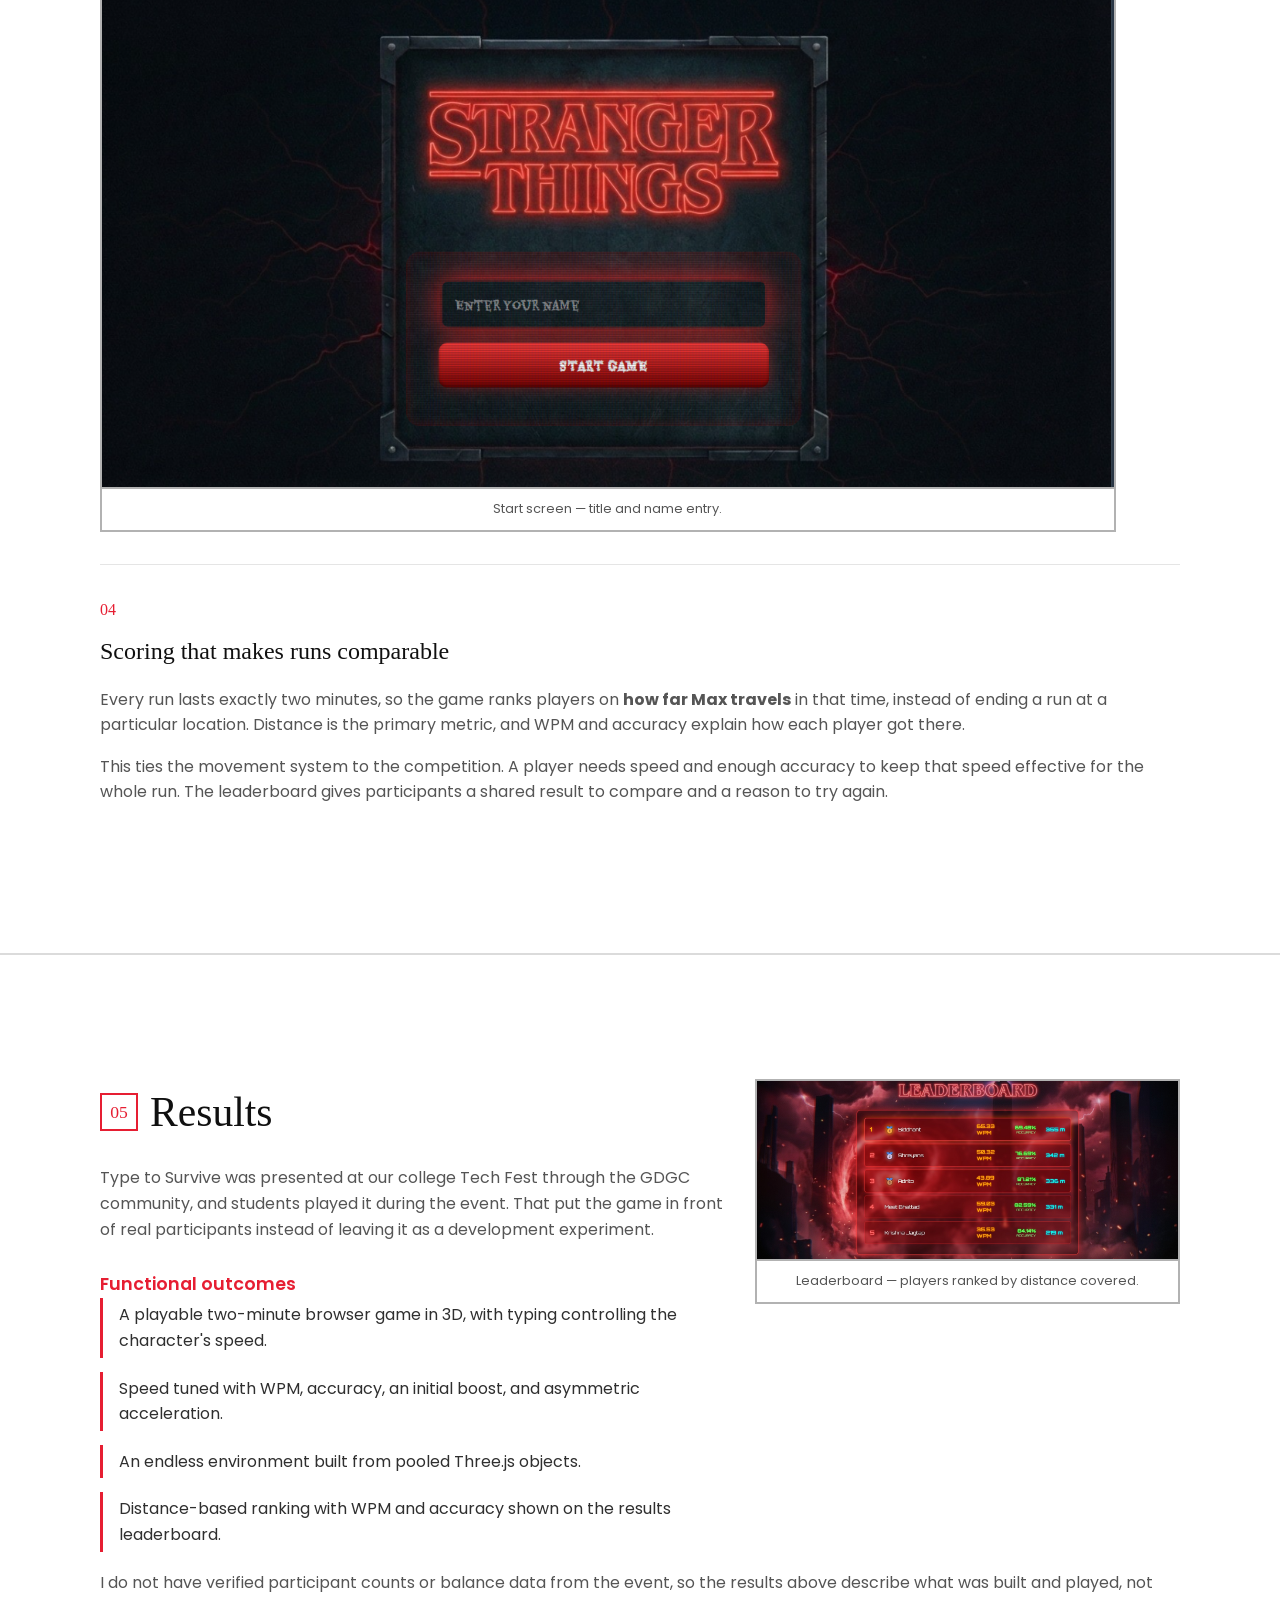
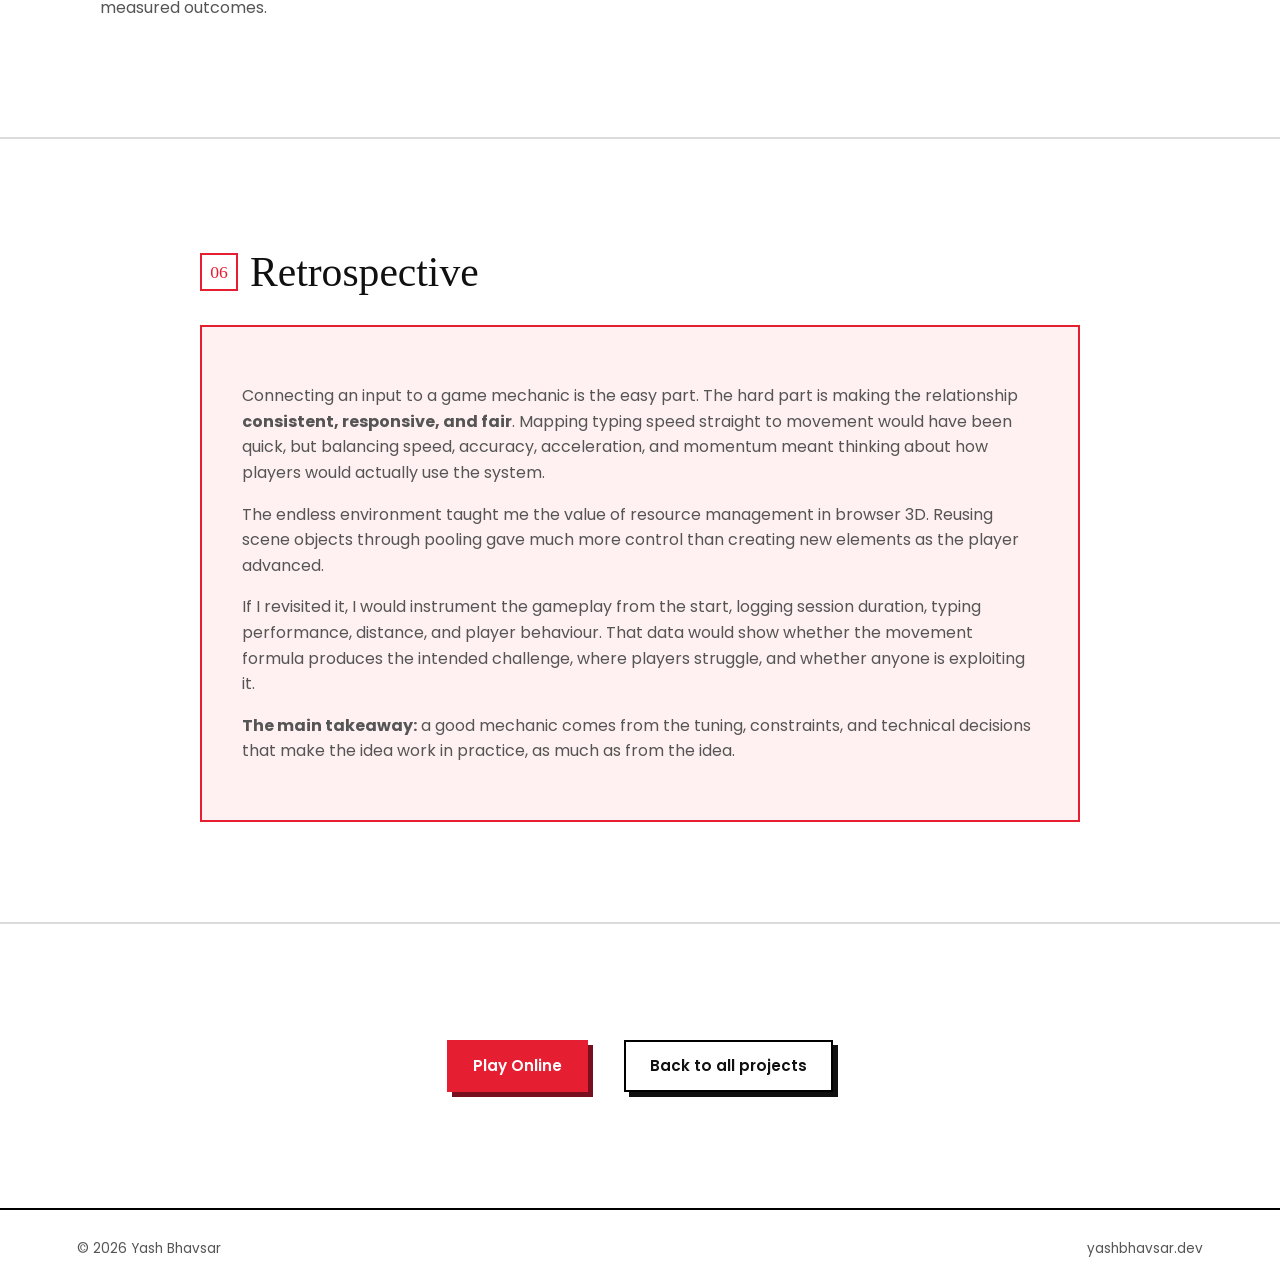
<file: projects/type-to-survive.html>
<!doctype html>
<html lang="en"
    data-theme="light">

<head>
    <meta charset="UTF-8" />
    <meta name="viewport"
        content="width=device-width, initial-scale=1" />
    <title>Type to Survive — Yash Bhavsar</title>
    <meta name="description"
        content="Case study: Type to Survive, a Stranger Things-inspired 3D typing runner built with Three.js for our college Tech Fest with Google Developer Groups on Campus." />

    <link rel="preconnect"
        href="https://fonts.googleapis.com" />
    <link rel="preconnect"
        href="https://fonts.gstatic.com"
        crossorigin />
    <link
        href="https://fonts.googleapis.com/css2?family=Permanent+Marker&family=Poppins:wght@400;500;600;700&display=swap"
        rel="stylesheet" />
    <link rel="stylesheet"
        href="../style.css" />
    <link rel="stylesheet"
        href="../projects.css" />
    <style>
        :root {
            --accent: rgb(230, 30, 50);
            --accent-dim: rgb(120, 15, 30);
            --retro-background: rgba(255, 20, 40, 0.06);
        }
    </style>
</head>

<body>
    <div class="progress-track">
        <div class="progress-fill"
            id="progress-fill"></div>
    </div>

    <div data-include="components/header"></div>

    <main>
        <!-- ============ HERO IMAGE ============ -->
        <section class="case-hero">
            <img src="/assets/type-to-survive/hero.png"
                alt="Type to Survive — Max running along an endless road in a Stranger Things-inspired 3D scene" />
        </section>

        <!-- ============ 0. CASE HEADER ============ -->
        <section class="case-header case-header--flush">
            <span class="eyebrow">
                <svg viewBox="0 0 24 24">
                    <path d="M12 2l2.9 6.3L22 9l-5 4.9L18.2 21 12 17.6 5.8 21 7 13.9 2 9l7.1-.7z" />
                </svg>
                Other Notable Project
            </span>

            <h1>Type to Survive</h1>
            <p class="hook">
                A <em>Stranger Things</em>-inspired typing runner where
                <strong>every keystroke decides how far Max runs</strong>
                before the two-minute timer ends.
            </p>

            <div class="badge-row">
                <span class="badge">
                    <svg viewBox="0 0 24 24">
                        <circle cx="9"
                            cy="7"
                            r="3" />
                        <path d="M2 21c0-3.5 3-6 7-6s7 2.5 7 6" />
                        <circle cx="17"
                            cy="7"
                            r="2.5" />
                        <path d="M15 13c2.8 0 5 2 5 5" />
                    </svg>
                    Team of 2
                </span>
                <span class="badge">
                    <svg viewBox="0 0 24 24">
                        <rect x="2"
                            y="4"
                            width="20"
                            height="14"
                            rx="2" />
                        <line x1="8"
                            y1="21"
                            x2="16"
                            y2="21" />
                        <line x1="12"
                            y1="18"
                            x2="12"
                            y2="21" />
                    </svg>
                    Web / Three.js
                </span>
                <span class="badge">
                    <svg viewBox="0 0 24 24">
                        <path d="M8 21h8M12 17v4" />
                        <path d="M7 4h10v5a5 5 0 0 1-10 0V4z" />
                        <path d="M7 6H4v1a3 3 0 0 0 3 3M17 6h3v1a3 3 0 0 1-3 3" />
                    </svg>
                    GDGC Tech Fest
                </span>
            </div>

            <div class="cta">
                <a class="btn btn-primary"
                    href="https://type-to-servive.vercel.app/"
                    target="_blank"
                    rel="noopener">Play Online</a>
            </div>
        </section>

        <!-- ============ HERO GAMEPLAY VIDEO ============ -->
        <section class="section"
            id="demo-video">
            <div class="video-frame fullsize">
                <video autoplay
                    muted
                    loop
                    playsinline
                    preload="auto">
                    <source src="/assets/type-to-survive/gameplay.mp4"
                        type="video/mp4" />
                </video>
            </div>
            <p class="video-caption">
                A full run — typing speed and accuracy drive Max's pace.
            </p>
        </section>

        <!-- ============ 1. THE SPARK ============ -->
        <section class="section">
            <div class="section-inner">
                <div class="section-label">
                    <span class="num">01</span>
                    <h2>The Spark</h2>
                </div>
                <p>
                    Our college Tech Fest needed a game that people could
                    <strong>understand in seconds</strong> but would still
                    reward skill and competition. We took Max Mayfield's
                    running sequence in <em>Stranger Things</em>, and the
                    energy of "Running Up That Hill", as the setting.
                </p>
                <p class="paragraph--spaced">
                    Instead of showing typing speed as a static WPM score,
                    we made it the
                    <strong>core mechanic</strong>: type quickly and
                    accurately to run farther before the two minutes end.
                </p>
            </div>
        </section>

        <!-- ============ 2. PROJECT BRIEF ============ -->
        <section class="section">
            <div class="section-inner">
                <div class="section-label">
                    <span class="num">02</span>
                    <h2>Project Brief</h2>
                </div>

                <p>
                    <strong>Type to Survive</strong> is a
                    <strong>Three.js-powered 3D browser game</strong> that
                    combines typing practice with an endless runner. It was
                    built for our college Tech Fest while I was volunteering
                    with <strong>Google Developer Groups on Campus
                        (GDGC)</strong>, and runs directly in the browser so
                    students could play and compete without installing
                    anything.
                </p>
                <p class="paragraph--spaced">
                    The central design decision was to make typing
                    performance <strong>control the game itself</strong>.
                    The game does not just measure words per minute: it
                    turns typing speed and accuracy into character
                    movement, so every input affects the outcome.
                </p>

                <h3 class="subheading">Game systems</h3>
                <div class="card-grid">
                    <div class="sys-card">
                        <span class="name">Typing &amp; performance</span><span class="desc">Captures input and derives
                            WPM and
                            accuracy.</span>
                    </div>
                    <div class="sys-card">
                        <span class="name">Adaptive movement</span><span class="desc">Turns WPM, accuracy, and tuning
                            parameters into
                            a normalized running speed.</span>
                    </div>
                    <div class="sys-card">
                        <span class="name">Endless environment</span><span class="desc">Road, grass, trees, and
                            billboards that cycle
                            to feel continuous.</span>
                    </div>
                    <div class="sys-card">
                        <span class="name">Timer &amp; session</span><span class="desc">A fixed two-minute run, the same
                            for every
                            player.</span>
                    </div>
                    <div class="sys-card">
                        <span class="name">Leaderboard &amp; results</span><span class="desc">Ranks by distance, with
                            WPM and accuracy as
                            context.</span>
                    </div>
                    <div class="sys-card">
                        <span class="name">Typing interface</span><span class="desc">A blocky, glass-like terminal UI in
                            a
                            CTR-style look.</span>
                    </div>
                </div>

                <h3 class="subheading">The core loop</h3>
                <p>
                    Start running with an initial boost → Type to accelerate
                    → Keep accuracy high → Build momentum → The two minutes
                    end → Get ranked by distance on the leaderboard.
                </p>

                <h3 class="subheading">Intended audience</h3>
                <p>
                    Students at the Tech Fest: quick onboarding, short
                    sessions, and repeat attempts, with no long tutorial
                    needed at a busy event.
                </p>

                <h3 class="subheading">Platform</h3>
                <p>
                    Web browser, rendered with Three.js. One run lasts two
                    minutes, and the primary metric is distance covered.
                </p>
            </div>
        </section>

        <!-- ============ 3. MY ROLE & RESPONSIBILITIES ============ -->
        <section class="section">
            <div class="section-inner">
                <div class="section-label">
                    <span class="num">03</span>
                    <h2>My Role &amp; Responsibilities</h2>
                </div>

                <p>
                    <strong>Role: Gameplay Systems · Technical Implementation ·
                        UI</strong>
                </p>
                <p class="paragraph--spaced">
                    Tejas and I built the game as a team of two. I worked on
                    how typing performance becomes movement and how the 3D
                    environment stays continuous during a run.
                </p>

                <ul class="role-list">
                    <li>
                        <strong>Typing-to-movement mechanics:</strong>
                        Built the relationship between typing performance
                        and the character's running speed.
                    </li>
                    <li>
                        <strong>Speed normalization:</strong> Tuned the
                        speed calculation using WPM, accuracy, and extra
                        parameters so movement stays in a playable range.
                    </li>
                    <li>
                        <strong>Acceleration and momentum:</strong> Added
                        an initial speed boost and tuned acceleration so
                        speed rises quickly with better typing but falls
                        more slowly.
                    </li>
                    <li>
                        <strong>Accuracy-based balancing:</strong> Worked
                        accuracy into the movement logic so holding down a
                        single key does not pay off.
                    </li>
                    <li>
                        <strong>Endless environment:</strong> Built the
                        continuous running path with separate road and grass
                        materials.
                    </li>
                    <li>
                        <strong>Environment assets:</strong> Created the
                        billboards, trees, and other scene elements
                        directly in Three.js.
                    </li>
                    <li>
                        <strong>Object pooling:</strong> Reused and
                        repositioned environment objects as the player
                        progresses, instead of constantly creating and
                        destroying them.
                    </li>
                    <li>
                        <strong>Typing UI:</strong> Implemented the
                        terminal-inspired, glass-like interface.
                    </li>
                    <li>
                        <strong>Gameplay integration:</strong> Connected
                        the run to the two-minute challenge and its
                        distance-based results.
                    </li>
                </ul>
            </div>
        </section>

        <!-- ============ 4. DEVELOPMENT PROCESS ============ -->
        <section class="section">
            <div class="section-inner wide">
                <div class="section-label">
                    <span class="num">04</span>
                    <h2>Development Process</h2>
                </div>

                <!-- TODO: confirm the exact language/libraries and the leaderboard backend from the repo
                         before publishing, and replace [duration] with the real timeline. -->
                <div class="meta-line">
                    <strong>Tech stack:</strong> Three.js · JavaScript ·
                    HTML / CSS · Object pooling · Custom Three.js scene
                    assets
                    <br />
                    <span class="timeline-badge">
                        <svg viewBox="0 0 24 24"
                            width="14"
                            height="14"
                            fill="none"
                            stroke="currentColor"
                            stroke-width="2">
                            <circle cx="12"
                                cy="12"
                                r="9" />
                            <path d="M12 7v5l3 3" />
                        </svg>
                        Team of 2 · Tech Fest project
                    </span>
                </div>

                <div class="phase">
                    <div class="phase-tag">01</div>
                    <h3>Turning typing into movement</h3>
                    <p>
                        The main challenge was turning a human typing metric
                        into movement that feels responsive without becoming
                        unstable. A direct one-to-one mapping from WPM to
                        speed would be too crude: a fast typist would shoot
                        ahead, while a slower one might never build enough
                        momentum to make progress.
                    </p>
                    <p class="paragraph--spaced">
                        The game instead uses a tuned formulation that
                        combines <strong>WPM, accuracy, and additional
                            parameters</strong> into a normalized target speed.
                        An <strong>initial speed boost</strong> gets Max
                        moving immediately, so the opening seconds feel
                        active instead of starting from zero.
                    </p>

                    <ol class="step-list">
                        <li>
                            <div>
                                <b>Input:</b> Keystrokes are captured from
                                the typing interface.
                            </div>
                        </li>
                        <li>
                            <div>
                                <b>Performance:</b> WPM and accuracy are
                                derived from that input.
                            </div>
                        </li>
                        <li>
                            <div>
                                <b>Normalization:</b> Those measures, plus
                                tuning parameters, produce a speed target
                                inside a controlled range.
                            </div>
                        </li>
                        <li>
                            <div>
                                <b>Movement:</b> Acceleration moves
                                Max's actual speed toward that target.
                            </div>
                        </li>
                    </ol>

                    <p class="paragraph--spaced">
                        Acceleration and deceleration are deliberately
                        <strong>asymmetric</strong>. Speed rises quickly
                        when typing improves and falls more gradually, so
                        movement reads as momentum instead of twitching with
                        every change in typing speed.
                    </p>
                    <p class="paragraph--spaced">
                        Accuracy is the second dimension. If speed depended
                        only on keyboard activity, a player could hold a key
                        and run. Including accuracy makes fast, correct
                        typing worth more than indiscriminate input.
                    </p>

                    <div class="card-grid">
                        <div class="sys-card">
                            <span class="name">Responsiveness</span><span class="desc">Better typing shows up in Max's
                                pace
                                quickly.</span>
                        </div>
                        <div class="sys-card">
                            <span class="name">Normalization</span><span class="desc">Speed stays inside a practical
                                range at the
                                extremes.</span>
                        </div>
                        <div class="sys-card">
                            <span class="name">Exploit resistance</span><span class="desc">Repeated-key input does not
                                match accurate
                                typing.</span>
                        </div>
                        <div class="sys-card">
                            <span class="name">Momentum</span><span class="desc">Speed changes feel continuous, not
                                abrupt.</span>
                        </div>
                    </div>
                </div>

                <div class="phase">
                    <div class="phase-tag">02</div>
                    <h3>An endless world from reusable objects</h3>
                    <p>
                        The route is a straight path with no fixed endpoint,
                        so the environment had to keep up the feeling that
                        Max is always running through something. Distinct
                        road and grass materials mark out the route, and
                        trees, billboards, and other scene objects add
                        variation and set the mood.
                    </p>
                    <p class="paragraph--spaced">
                        I created those elements directly in the Three.js
                        scene instead of relying on externally modelled
                        environment assets. That kept the look of the world
                        under my control inside the game code.
                    </p>
                    <p class="paragraph--spaced">
                        Spawning new trees and billboards as Max advances
                        would mean constantly creating and destroying
                        objects. The environment uses
                        <strong>object pooling</strong> instead: when an
                        element leaves the relevant part of the scene, it is
                        repositioned further along the path and reused. A
                        small set of objects cycles through the world, so the
                        scene stays manageable during an endless run, which
                        matters in a browser where resource churn can hurt
                        responsiveness.
                    </p>

                    <figure class="figure">
                        <img src="/assets/type-to-survive/character-tpose.png"
                            alt="Max's character model in T-pose inside the Three.js editor"
                            loading="lazy" />
                        <figcaption>
                            Max in T-pose in the Three.js editor — the
                            player character that runs through the pooled
                            environment.
                        </figcaption>
                    </figure>
                </div>

                <div class="phase">
                    <div class="phase-split">
                        <div class="text-col">
                            <div class="phase-tag">03</div>
                            <h3>A terminal-style typing interface</h3>
                            <p>
                                The interface uses a blocky, glass-like
                                terminal look inspired by CTR-style UI. It
                                gives the main interaction an identity that
                                a standard typing test lacks, and fits the
                                darker mood of the game.
                            </p>
                            <p class="paragraph--spaced">
                                The screen has to put typing first while the
                                player stays aware of the run, so I kept the
                                styling restrained: stylized, but immediate
                                to read. Before a run, the start screen
                                shows the <em>Stranger Things</em> title and
                                a field for the player's name.
                            </p>
                        </div>

                        <figure class="tall-figure">
                            <img src="/assets/type-to-survive/start-screen.png"
                                alt="Type to Survive start screen showing the Stranger Things-style title and a field to enter the player's name"
                                loading="lazy" />
                            <figcaption>
                                Start screen — title and name entry.
                            </figcaption>
                        </figure>
                    </div>
                </div>

                <div class="phase">
                    <div class="phase-tag">04</div>
                    <h3>Scoring that makes runs comparable</h3>
                    <p>
                        Every run lasts exactly two minutes, so the game
                        ranks players on <strong>how far Max
                            travels</strong> in that time, instead of ending a
                        run at a particular location. Distance is the
                        primary metric, and WPM and accuracy explain how
                        each player got there.
                    </p>
                    <p class="paragraph--spaced">
                        This ties the movement system to the competition. A
                        player needs speed and enough accuracy to keep that
                        speed effective for the whole run. The leaderboard
                        gives participants a shared result to compare and a
                        reason to try again.
                    </p>
                </div>
            </div>
        </section>

        <!-- ============ 5. RESULTS ============ -->
        <section class="section">
            <div class="section-inner wide">
                <div class="result-row">
                    <div class="text-col">
                        <div class="section-label">
                            <span class="num">05</span>
                            <h2>Results</h2>
                        </div>

                        <p>
                            Type to Survive was presented at our college
                            Tech Fest through the GDGC community, and
                            students played it during the event. That put the
                            game in front of real participants instead of
                            leaving it as a development experiment.
                        </p>

                        <h3 class="subheading">Functional outcomes</h3>
                        <ul class="role-list">
                            <li>
                                A playable two-minute browser game in 3D,
                                with typing controlling the character's
                                speed.
                            </li>
                            <li>
                                Speed tuned with WPM, accuracy, an initial
                                boost, and asymmetric acceleration.
                            </li>
                            <li>
                                An endless environment built from pooled
                                Three.js objects.
                            </li>
                            <li>
                                Distance-based ranking with WPM and accuracy
                                shown on the results leaderboard.
                            </li>
                        </ul>
                    </div>
                    <div class="img-col">
                        <figure class="tall-figure">
                            <img src="/assets/type-to-survive/leaderboard.jpeg"
                                alt="Type to Survive leaderboard ranking players by distance, with typing statistics"
                                loading="lazy" />
                            <figcaption>
                                Leaderboard — players ranked by distance
                                covered.
                            </figcaption>
                        </figure>
                    </div>
                </div>

                <p class="paragraph--spaced">
                    I do not have verified participant counts or balance
                    data from the event, so the results above describe what
                    was built and played, not measured outcomes.
                </p>
            </div>
        </section>

        <!-- ============ 6. RETROSPECTIVE ============ -->
        <section class="section">
            <div class="section-inner">
                <div class="section-label">
                    <span class="num">06</span>
                    <h2>Retrospective</h2>
                </div>

                <div class="retro">
                    <p>
                        Connecting an input to a game mechanic is the easy
                        part. The hard part is making the relationship
                        <strong>consistent, responsive, and fair</strong>.
                        Mapping typing speed straight to movement would have
                        been quick, but balancing speed, accuracy,
                        acceleration, and momentum meant thinking about how
                        players would actually use the system.
                    </p>
                    <p class="paragraph--spaced">
                        The endless environment taught me the value of
                        resource management in browser 3D. Reusing scene
                        objects through pooling gave much more control than
                        creating new elements as the player advanced.
                    </p>
                    <p class="paragraph--spaced">
                        If I revisited it, I would instrument the gameplay
                        from the start, logging session duration, typing
                        performance, distance, and player behaviour. That
                        data would show whether the movement formula
                        produces the intended challenge, where players
                        struggle, and whether anyone is exploiting it.
                    </p>
                    <p class="paragraph--spaced">
                        <strong>The main takeaway:</strong> a good mechanic
                        comes from the tuning, constraints, and technical
                        decisions that make the idea work in practice, as
                        much as from the idea.
                    </p>
                </div>
            </div>
        </section>

        <section class="section section--centered">
            <a class="btn btn-primary"
                href="https://type-to-servive.vercel.app/"
                target="_blank"
                rel="noopener">Play Online</a>
            <a class="btn btn--back"
                href="../index.html#projects">Back to all projects</a>
        </section>
    </main>

    <div data-include="components/footer"></div>
    <script src="../script.js"></script>
</body>

</html>
</file>
<file: style.css>
/* ============ TOKENS (add colours here later) ============ */
:root {
    --black: #000000; /* full black: hero image + sections */
    --off-black: #202020; /* title/subtitle section + behind hero alpha */
    --white: #f4f4f4;
    --grey: #a8a8a8;
    --line: #ffffff;
    --divider: rgba(255, 255, 255, 0.5);
    --font-heading: "Permanent Marker", "Comic Sans MS", cursive;
    --font-body:
        "Poppins", system-ui, -apple-system, "Segoe UI", sans-serif;

    --hero-height: 60vh; /* hero image height */
    --nav-height: 68px;
    --linkedin: #0a66c2;
    --github: #8534f3;
    --mail: #34a853;
    --instagram: #e1306c;
    --discord: #5865f2;
    --theme-hover: #f4c542;
    --nav-background: 0, 0, 0;
    --quote: #d0d0d0;
    --image-border: rgba(255, 255, 255, 0.3);
    --accent: #8c6bff; /* used for stat cards and other small accents */
    --accent-soft: rgba(140, 107, 255, 0.08);
    --magic-gradient: linear-gradient(
        120deg,
        #c02929,
        #da771b,
        #f1c900,
        #00ccbe,
        #1b7aff,
        #8f22f5,
        #f825ae
    );
}

html[data-theme="light"] {
    --black: #ffffff;
    --off-black: #f4f4f4;
    --white: #101010;
    --grey: #555555;
    --line: #000000;
    --theme-hover: #29cdff;
    --nav-background: 255, 255, 255;
    --quote: #2f2f2f;
    --image-border: rgba(0, 0, 0, 0.3);
    --divider: rgba(0, 0, 0, 0.5);
}

*,
*::before,
*::after {
    box-sizing: border-box;
}
html {
    scroll-behavior: smooth;
}
body {
    margin: 0;
    background: var(--black);
    color: var(--white);
    font-family: var(--font-body);
    line-height: 1.6;
    -webkit-font-smoothing: antialiased;
}
a {
    color: inherit;
    text-decoration: none;
}
:focus-visible {
    outline: 2px dashed var(--white);
    outline-offset: 4px;
}

h1,
h2,
h3,
.logo,
.nav-links {
    font-family: var(--font-heading);
    font-weight: 400;
    margin: 0;
}

/* ============ NAVBAR (glass, overlaps hero) ============ */
.nav {
    position: fixed;
    inset: 0 0 auto 0;
    z-index: 50;
    height: var(--nav-height);
    display: flex;
    align-items: center;
    justify-content: space-between;
    gap: 24px;
    padding: 0 clamp(16px, 4vw, 48px);
    background: rgba(var(--nav-background), 0.35);
    -webkit-backdrop-filter: blur(14px) saturate(120%);
    backdrop-filter: blur(4px) saturate(30%);
    border-bottom: 1px solid rgba(55, 55, 55, 0.85);
    transform: translateY(-100%);
    opacity: 0;
    pointer-events: none;
    transition:
        transform 0.3s ease,
        opacity 0.3s ease;
}
.nav.visible {
    transform: translateY(0);
    opacity: 1;
    pointer-events: auto;
}
.logo {
    font-size: 1.5rem;
    letter-spacing: 0.02em;
}

.nav-links {
    display: flex;
    gap: 6px;
    list-style: none;
    margin: 0;
    padding: 0;
}
.nav-links a {
    display: block;
    padding: 8px 14px;
    font-size: 1.25rem;
    font-weight: 500;
    border: 2px solid transparent;
    transition:
        border-color 0.15s,
        background 0.15s,
        color 0.15s;
}
.nav-links a:hover,
.nav-links a[aria-current="page"] {
    border-color: var(--line);
}
.nav-links a:hover {
    background: var(--white);
    color: var(--black);
}

.nav-right {
    display: flex;
    align-items: center;
    gap: 4px;
}
.icon-btn {
    display: inline-grid;
    place-items: center;
    width: 40px;
    height: 40px;
    background: none;
    border: 2px solid transparent;
    color: var(--white);
    cursor: pointer;
    transition:
        border-color 0.15s,
        background 0.15s,
        color 0.15s;
}
.icon-btn:hover {
    border-color: var(--theme-hover);
    background: var(--theme-hover);
    color: var(--black);
}
.social-link--linkedin:hover {
    border-color: var(--linkedin);
    background: var(--linkedin);
    /* color: #ffffff; */
}
.social-link--github:hover {
    border-color: var(--github);
    background: var(--github);
    /* color: #ffffff; */
}
.social-link--mail:hover {
    border-color: var(--mail);
    background: var(--mail);
    /* color: #ffffff; */
}
.icon-btn svg {
    width: 20px;
    height: 20px;
    fill: none;
    stroke: currentColor;
    stroke-width: 1.8;
    stroke-linecap: round;
    stroke-linejoin: round;
}
.divider {
    width: 2px;
    height: 22px;
    background: var(--divider);
    margin: 0 8px;
}
.menu-toggle {
    display: none;
}

/* ============ HERO (image sits under navbar) ============ */
.hero {
    position: relative;
    height: var(--hero-height);
    min-height: 350px;
    background: var(
        --off-black
    ); /* shows through the image's alpha curve */
    overflow: hidden;
}
.hero img {
    display: block;
    width: 100%;
    height: 100%;
    object-fit: cover;
    object-position: bottom; /* keeps the developer in frame; tweak if needed */
}

/* ============ TITLE / INTRO (off-black) ============ */
.intro {
    background: var(--off-black);
    padding: 0 clamp(20px, 6vw, 80px) clamp(56px, 8vw, 104px);
    text-align: center;
}
.intro h1 {
    font-size: clamp(2.8rem, 8vw, 6rem);
    line-height: 1;
}
.intro .role {
    margin: 14px 0 0;
    font-family: var(--font-heading);
    font-size: clamp(1.2rem, 3vw, 2rem);
    color: var(--grey);
}
.intro .bio {
    max-width: 60ch;
    margin: 28px auto 0;
    color: var(--quote);
    font-size: clamp(0.98rem, 1.6vw, 1.1rem);
}

.cta {
    display: flex;
    flex-wrap: wrap;
    justify-content: center;
    gap: 16px;
    margin-top: 36px;
}

.btn {
    display: inline-block;
    padding: 12px 24px;
    font-weight: 600;
    font-size: 0.95rem;
    border: 2px solid var(--line);
    color: var(--white);
    background: transparent;
    box-shadow: 5px 5px 0 var(--white);
    transition:
        transform 0.12s,
        box-shadow 0.12s,
        background 0.12s,
        color 0.12s;
}
.btn:hover {
    transform: translate(5px, 5px);
    box-shadow: 0 0 0 var(--white);
}
.btn-primary {
    background: var(--white);
    color: var(--black);
    box-shadow: 5px 5px 0 #6b6b6b;
}
.btn-primary:hover {
    box-shadow: 0 0 0 #6b6b6b;
}
.intro .btn-primary:hover {
    background: var(--magic-gradient);
    background-size: 300% 300%;
    color: var(--black);
    animation: magic-rainbow 1.2s ease-in-out 1 forwards;
}
@keyframes magic-rainbow {
    0% {
        background-position: 0% 50%; /* The animation will now freeze here */
    }
    100% {
        background-position: 100% 50%;
    }
}

html.modal-open {
    overflow: hidden;
}
 
/* Backdrop: dims and blurs the page behind the popup */
.contact-modal {
    position: fixed;
    inset: 0;
    z-index: 100; /* above the navbar (50) */
    display: grid;
    place-items: center;
    padding: 20px;
    background: rgba(var(--nav-background), 0.55);
    -webkit-backdrop-filter: blur(8px);
    backdrop-filter: blur(8px);
    animation: modal-fade 0.18s ease-out;
}
.contact-modal[hidden] {
    display: none;
}
 
.contact-panel {
    position: relative;
    width: 100%;
    max-width: 520px;
    max-height: calc(100vh - 40px);
    overflow-y: auto;
    background: var(--black);
    border: 2px solid var(--grey);
    box-shadow: 8px 8px 0 var(--image-border);
    padding: clamp(24px, 5vw, 36px);
    animation: modal-pop 0.2s ease-out;
}
 
.contact-title {
    font-size: clamp(1.8rem, 5vw, 2.4rem);
    line-height: 1.05;
    padding-right: 48px; /* keeps the title clear of the close button */
}
.contact-sub {
    margin: 10px 0 24px;
    color: var(--grey);
    font-size: 0.95rem;
}
 
/* Close (cross): --white normally; on hover --black icon on a --white box */
.contact-close {
    position: absolute;
    top: 14px;
    right: 14px;
    display: grid;
    place-items: center;
    width: 40px;
    height: 40px;
    padding: 0;
    background: transparent;
    border: 2px solid transparent;
    color: var(--white);
    cursor: pointer;
    transition:
        background 0.15s,
        border-color 0.15s,
        color 0.15s;
}
.contact-close:hover {
    background: var(--white);
    border-color: var(--white);
    color: var(--black);
}
.contact-close svg {
    width: 20px;
    height: 20px;
    fill: none;
    stroke: currentColor;
    stroke-width: 2.4;
    stroke-linecap: round;
}
 
/* Horizontal bar list */
.contact-list {
    list-style: none;
    margin: 0;
    padding: 0;
    display: grid;
    gap: 12px;
}
.contact-row {
    --c: var(--accent); /* each row sets its own colour below */
    display: grid;
    grid-template-columns: auto 1fr auto;
    align-items: center;
    gap: 14px;
    padding: 12px 14px;
    border: 2px solid var(--image-border);
    color: var(--white);
    transition:
        border-color 0.15s,
        background 0.15s,
        transform 0.15s;
}
.contact-row--email {
    --c: var(--mail);
}
.contact-row--linkedin {
    --c: var(--linkedin);
}
.contact-row--github {
    --c: var(--github);
}
.contact-row--instagram {
    --c: var(--instagram);
}
.contact-row--discord {
    --c: var(--discord);
}
 
.contact-icon {
    display: grid;
    place-items: center;
    width: 42px;
    height: 42px;
    border: 2px solid var(--c);
    color: var(--c);
    background: color-mix(in srgb, var(--c) 14%, transparent);
    transition:
        background 0.15s,
        color 0.15s;
}
.contact-icon svg {
    width: 22px;
    height: 22px;
    fill: none;
    stroke: currentColor;
    stroke-width: 1.8;
    stroke-linecap: round;
    stroke-linejoin: round;
}
.contact-text {
    display: flex;
    flex-direction: column;
    min-width: 0;
}
.contact-label {
    font-size: 0.7rem;
    letter-spacing: 0.08em;
    text-transform: uppercase;
    color: var(--grey);
}
.contact-handle {
    font-weight: 600;
    font-size: 0.95rem;
    overflow-wrap: anywhere;
}
.contact-go {
    width: 18px;
    height: 18px;
    fill: none;
    stroke: var(--grey);
    stroke-width: 2.4;
    stroke-linecap: round;
    stroke-linejoin: round;
    transition:
        stroke 0.15s,
        transform 0.15s;
}
 
.contact-row:hover,
.contact-row:focus-visible {
    border-color: var(--c);
    background: color-mix(in srgb, var(--c) 10%, transparent);
    transform: translateX(4px);
}
.contact-row:hover .contact-icon,
.contact-row:focus-visible .contact-icon {
    background: var(--c);
    color: #fff;
}
.contact-row:hover .contact-go,
.contact-row:focus-visible .contact-go {
    stroke: var(--c);
    transform: translateX(3px);
}
 
@keyframes modal-fade {
    from {
        opacity: 0;
    }
    to {
        opacity: 1;
    }
}
@keyframes modal-pop {
    from {
        opacity: 0;
        transform: translateY(10px) scale(0.97);
    }
    to {
        opacity: 1;
        transform: none;
    }
}
/* ============ FULL BLACK SECTIONS ============ */
.section {
    background: var(--black);
    padding: clamp(56px, 8vw, 104px) clamp(20px, 6vw, 80px);
    border-top: 2px solid var(--line);
}
.section h2 {
    font-size: clamp(2rem, 5vw, 3.2rem);
}
.section p {
    color: var(--grey);
    max-width: 60ch;
}

.section-inner {
    max-width: 880px;
    margin: 0 auto;
}

/* ============ ABOUT: stat cards + bio (sits right after the hero CTAs) ============ */
.about-section {
    text-align: center;
}
.stat-grid {
    display: grid;
    grid-template-columns: repeat(auto-fit, minmax(240px, 1fr));
    gap: 22px;
    max-width: 640px;
    margin: 0 auto 48px;
}
.stat-card {
    border: 2px solid var(--accent);
    background: var(--accent-soft);
    padding: clamp(28px, 4vw, 40px) 24px;
    display: flex;
    flex-direction: column;
}

.stat-card span {
    margin: auto 0;
}

.stat-card .num {
    display: block;
    font-family: var(--font-heading);
    font-size: clamp(2.6rem, 6vw, 3.8rem);
    color: var(--accent);
    line-height: 1;
    margin-bottom: 12px;
}
.stat-card .label {
    font-size: clamp(1rem, 1.6vw, 1.15rem);
    font-weight: 600;
    color: var(--white);
    line-height: 1.4;
}
.about-section p {
    color: var(--quote);
    max-width: 70ch;
    margin: 0 auto;
    font-size: clamp(1rem, 1.6vw, 1.1rem);
    text-align: left;
}
.about-section p + p {
    margin-top: 18px;
}
/* ============================================================
   ABOUT: width system + Studio CTA
   Paste at the END of style.css (after the About block).
   ============================================================ */

/* ---- 1. Width tokens: two widths, used everywhere ---- */
:root {
    --w-wide: 1100px; /* card grids */
    --w-col: 760px; /* text column: stats, bio, callout, tags */
}

.projects-grid {
    max-width: var(--w-wide);
}

/* Both About areas share one column. Paragraphs, the stat cards, the
   Side Quest box and the tag rows now start and end on the same edges. */
.about-section .section-inner,
.bio-section .section-inner {
    max-width: var(--w-col);
}
.about-section .stat-grid {
    max-width: none;
}
.about-section p,
.bio-section p {
    max-width: none;
}

/* ---- 2. Studio CTA (inside the Side Quest callout) ---- */
.bio-cta {
    transition:
        transform 0.12s,
        box-shadow 0.12s,
        background 0.12s,
        color 0.12s,
        border-color 0.12s;
}
.bio-cta:hover {
    background: var(--accent);
    border-color: var(--accent);
    color: var(--black);
}
.bio-cta--arrow {
    display: inline-flex;
    align-items: center;
    gap: 10px;
}
.bio-cta-arrow {
    width: 18px;
    height: 18px;
    fill: none;
    stroke: currentColor;
    stroke-width: 2.6;
    stroke-linecap: round;
    stroke-linejoin: round;
    transition: transform 0.15s ease;
}
.bio-cta--arrow:hover .bio-cta-arrow {
    transform: translateX(4px);
}

/* ---- 3. Light-theme fix for the earlier CTA update ----
   The pasted version used var(--accent) directly, which also tints
   light mode. These re-point those spots at --accent. */
.project-cta:hover,
.project-card--other:hover .other-toggle-btn {
    background: var(--accent);
    border-color: var(--accent);
}
.other-toggle-arrow {
    background: var(--accent);
}
.project-card--other:hover .other-toggle-arrow {
    color: var(--accent);
}
/* ============ PROJECTS ============ */
.section-heading {
    max-width: 640px;
    margin: 0 auto 44px;
    text-align: center;
}
.section-heading p {
    margin: 14px auto 0;
    max-width: 55ch;
    color: var(--grey);
}

.projects-grid {
    display: grid;
    grid-template-columns: repeat(auto-fit, minmax(300px, 1fr));
    gap: 28px;
    max-width: 1100px;
    margin: 0 auto;
}

.project-card {
    display: flex;
    flex-direction: column;
    border: 2px solid var(--image-border);
    background: transparent;
    color: inherit;
    text-align: left;
    font-family: inherit;
    padding: 0;
    transition:
        border-color 0.15s,
        transform 0.15s;
}
.project-card:hover {
    border-color: var(--accent);
    transform: translateY(-3px);
}

.project-card-link {
    display: flex;
    flex-direction: column;
    flex: 1;
    color: inherit;
    text-decoration: none;
    cursor: pointer;
}

.project-cta-row {
    padding: 0 22px 22px;
}
.project-cta {
    display: block;
    width: 100%;
    text-align: center;
    box-shadow: none;
    padding: 10px 16px;
    font-size: 0.85rem;
}
.project-cta:hover {
    box-shadow: none;
    transform: none;
}

.project-thumb {
    aspect-ratio: 16 / 9;
    overflow: hidden;
    border-bottom: 2px solid var(--image-border);
    background: var(--off-black);
}
.project-thumb img {
    width: 100%;
    height: 100%;
    object-fit: cover;
    display: block;
    transition: transform 0.25s ease;
}
.project-card:hover .project-thumb img {
    transform: scale(1.04);
}

.project-body {
    padding: 20px 22px 22px;
    display: flex;
    flex-direction: column;
    gap: 10px;
    flex: 1;
}
.project-title {
    font-size: 1.3rem;
}
.project-tagline {
    color: var(--quote);
    font-size: 0.92rem;
    line-height: 1.6;
    margin: 0;
}
.project-tags {
    display: flex;
    flex-wrap: wrap;
    gap: 8px;
    margin-top: auto;
    padding-top: 6px;
}
.project-tag {
    border: 1px solid var(--image-border);
    padding: 4px 10px;
    font-size: 0.75rem;
    color: var(--grey);
}

/* ---- "Other Notable Projects" toggle card ---- */
.project-card--other {
    justify-content: stretch;
    cursor: pointer;
}
.project-thumb--other {
    display: grid;
    place-items: center;
    background: var(--accent-soft);
}
.project-thumb--other svg {
    width: 44px;
    height: 44px;
    fill: none;
    stroke: var(--accent);
    stroke-width: 1.6;
    stroke-linecap: round;
    stroke-linejoin: round;
}
.other-toggle-chevron {
    width: 18px;
    height: 18px;
    fill: none;
    stroke: var(--grey);
    stroke-width: 1.8;
    stroke-linecap: round;
    stroke-linejoin: round;
    transition: transform 0.2s ease;
}
.project-card--other[aria-expanded="true"] .other-toggle-chevron {
    transform: rotate(180deg);
}

.other-project[hidden] {
    display: none;
}

/* ============================================================
   CTA + "Other Notable Projects" update
   Paste this at the END of style.css (it overrides the older
   .project-cta rules above it, which you can then delete).
   ============================================================ */

/* ---- Project card CTA: same "pop-up" button as the hero buttons ---- */
.project-cta {
    box-shadow: 5px 5px 0 #6b6b6b;
    transition:
        transform 0.12s,
        box-shadow 0.12s,
        background 0.12s,
        color 0.12s,
        border-color 0.12s;
}
.project-cta:hover {
    transform: translate(5px, 5px);
    box-shadow: 0 0 0 #6b6b6b;
    background: var(--accent);
    border-color: var(--accent);
    color: var(--black);
}

/* ---- "Other Notable Projects": button row + larger arrow ---- */
.other-toggle-btn {
    display: flex;
    align-items: center;
    justify-content: space-between;
    gap: 12px;
    text-align: left;
}
.other-toggle-btn .label-open {
    display: none;
}
.project-card--other[aria-expanded="true"] .other-toggle-btn .label-closed {
    display: none;
}
.project-card--other[aria-expanded="true"] .other-toggle-btn .label-open {
    display: inline;
}

/* Hovering anywhere on the card presses the button */
.project-card--other:hover .other-toggle-btn {
    transform: translate(5px, 5px);
    box-shadow: 0 0 0 #6b6b6b;
    background: var(--accent);
    border-color: var(--accent);
    color: var(--black);
}

/* Square arrow badge */
.other-toggle-arrow {
    display: grid;
    place-items: center;
    flex: none;
    width: 36px;
    height: 36px;
    border: 2px solid var(--black);
    background: var(--accent);
    color: var(--black);
    transition:
        background 0.12s,
        color 0.12s;
}
.project-card--other:hover .other-toggle-arrow {
    background: var(--black);
    color: var(--accent);
}
.other-toggle-arrow .other-toggle-chevron {
    width: 22px;
    height: 22px;
    stroke: currentColor;
    stroke-width: 3;
}

/* Gentle nudge while collapsed to invite a click; flips when open */
.project-card--other[aria-expanded="false"] .other-toggle-arrow .other-toggle-chevron {
    animation: nudge-down 1.4s ease-in-out infinite;
}
@keyframes nudge-down {
    0%,
    100% {
        transform: translateY(-2px);
    }
    50% {
        transform: translateY(3px);
    }
}

footer {
    background: var(--black);
    border-top: 2px solid var(--line);
    padding: 28px clamp(20px, 6vw, 80px);
    color: var(--grey);
    font-size: 0.85rem;
}

/* ============ MOBILE ============ */
@media (max-width: 760px) {
    .menu-toggle {
        display: inline-grid;
    }
    .divider {
        display: none;
    }
    .nav-links {
        position: absolute;
        top: var(--nav-height);
        left: 0;
        right: 0;
        flex-direction: column;
        gap: 0;
        padding: 8px clamp(16px, 4vw, 48px) 16px;
        background: rgba(0, 0, 0, 0.8);
        -webkit-backdrop-filter: blur(14px);
        backdrop-filter: blur(14px);
        border-bottom: 2px solid var(--line);
        display: none;
    }
    .nav-links.open {
        display: flex;
    }
    .nav-links a {
        padding: 12px 4px;
    }
}

/* ============================================================
   ABOUT SECTION
   Content hierarchy is deliberate: "My Craft" and the "Side Quest"
   (both game-dev-relevant) are full-weight. "Engineering Beyond
   Games" and "Outside the Editor" use the --compact/--small
   modifiers to read as supporting context, not parallel pitches.
   ============================================================ */
.bio-section .section-inner {
    text-align: left;
}
.bio-section p {
    color: var(--quote);
    max-width: 70ch;
    font-size: 1rem;
    line-height: 1.75;
}
.bio-section p + p {
    margin-top: 14px;
}

.bio-block {
    margin-top: 52px;
}
.bio-block:first-child {
    margin-top: 0;
}
.bio-lead p {
    font-size: clamp(1.05rem, 1.8vw, 1.2rem);
    color: var(--white);
}

.bio-heading {
    font-size: clamp(1.4rem, 3vw, 1.8rem);
    margin-bottom: 14px;
}
.bio-heading--small {
    font-size: 1.1rem;
}

.bio-tags {
    display: flex;
    flex-wrap: wrap;
    gap: 10px;
    margin-top: 20px;
}
.bio-tag {
    border: 2px solid var(--image-border);
    padding: 6px 14px;
    font-size: 0.8rem;
    color: var(--grey);
    transition:
        border-color 0.15s,
        color 0.15s;
}
.bio-tag:hover {
    border-color: var(--accent);
    color: var(--white);
}

/* The Side Quest — highlighted as a standout, game-relevant callout */
.bio-callout {
    margin-top: 52px;
    border: 2px solid var(--accent);
    background: var(--accent-soft);
    padding: clamp(24px, 4vw, 36px);
}
.bio-callout .bio-heading {
    color: var(--accent);
}

/* Supporting sections: visually subordinate to the game-dev content */
.bio-block--compact {
    margin-top: 48px;
    padding-top: 28px;
    border-top: 1px solid var(--image-border);
}
.bio-block--small {
    margin-top: 40px;
}

.bio-cta {
    margin-top: 22px;
    display: inline-block;
}

/* ============================================================
   RESUME SECTION
   Paste at the END of style.css (before the prefers-reduced-motion
   block is fine, or after it).
   ============================================================ */

/* Same text column as About, so edges line up */
.resume-section .section-inner {
    max-width: var(--w-col);
}
.resume-section p {
    max-width: none;
}

/* Download / view buttons */
.resume-actions {
    display: flex;
    flex-wrap: wrap;
    justify-content: center;
    gap: 16px;
    margin: 0 auto 56px;
}
.resume-btn {
    display: inline-flex;
    align-items: center;
    gap: 10px;
}
.resume-btn svg {
    width: 18px;
    height: 18px;
    fill: none;
    stroke: currentColor;
    stroke-width: 2.6;
    stroke-linecap: round;
    stroke-linejoin: round;
}
.resume-actions .btn {
    transition:
        transform 0.12s,
        box-shadow 0.12s,
        background 0.12s,
        color 0.12s,
        border-color 0.12s;
}
.resume-actions .btn:hover {
    background: var(--accent);
    border-color: var(--accent);
    color: var(--black);
}

/* Blocks + headings */
.resume-block {
    margin-top: 48px;
}
.resume-block:first-child {
    margin-top: 0;
}
.resume-heading {
    font-size: clamp(1.3rem, 3vw, 1.7rem);
    padding-bottom: 10px;
    margin-bottom: 8px;
    border-bottom: 2px solid var(--image-border);
}

/* One role / project / school */
.resume-item {
    padding: 20px 0;
    border-bottom: 1px solid var(--image-border);
}
.resume-item:last-child {
    border-bottom: 0;
    padding-bottom: 0;
}
.resume-item-head {
    display: flex;
    flex-wrap: wrap;
    justify-content: space-between;
    align-items: baseline;
    gap: 6px 16px;
}
.resume-item-title {
    display: flex;
    flex-wrap: wrap;
    align-items: center;
    gap: 6px 10px;
    margin: 0;
    font-size: 1.05rem;
    font-weight: 600;
    color: var(--white);
}
.resume-date {
    font-size: 0.85rem;
    color: var(--grey);
    white-space: nowrap;
}
.resume-item-sub {
    display: flex;
    flex-wrap: wrap;
    justify-content: space-between;
    gap: 2px 16px;
    margin: 2px 0 0;
    font-size: 0.9rem;
    font-style: italic;
    color: var(--grey);
}
.resume-points {
    margin: 12px 0 0;
    padding-left: 20px;
    color: var(--quote);
    font-size: 0.95rem;
    line-height: 1.7;
}
.resume-points li + li {
    margin-top: 6px;
}
.resume-points li::marker {
    color: var(--accent);
}

/* Small link chips next to a title (Case study, GitHub, Play Store...) */
.resume-link {
    border: 1px solid var(--image-border);
    padding: 2px 9px;
    font-size: 0.72rem;
    font-weight: 500;
    color: var(--grey);
    transition:
        border-color 0.15s,
        color 0.15s;
}
.resume-link:hover {
    border-color: var(--accent);
    color: var(--white);
}

/* Skills groups reuse .bio-tags / .bio-tag */
.resume-skill-label {
    margin: 18px 0 0;
    font-size: 0.7rem;
    letter-spacing: 0.08em;
    text-transform: uppercase;
    color: var(--grey);
}
.resume-skill-label:first-of-type {
    margin-top: 14px;
}
.resume-skills .bio-tags {
    margin-top: 10px;
}

.resume-note {
    margin-top: 40px;
    font-size: 0.85rem;
    color: var(--grey);
    text-align: center;
}

.resume-note a {
    color: var(--white);
    text-decoration: underline;
    text-underline-offset: 3px;
    transition: color 0.15s;
}
.resume-note a:hover {
    color: var(--accent);
}

/* Lets the "Let's Connect" link in the resume note scroll to the top button
   and leave it clear of the fixed navbar. Needs id="connect-btn" on that button. */
#connect-btn {
    scroll-margin-top: calc(var(--nav-height) + 260px);
}

@media (prefers-reduced-motion: reduce) {
    * {
        transition: none !important;
        animation: none !important;
        scroll-behavior: auto !important;
    }
}
</file>
<file: projects.css>
:root {
    /* little bit of colour, lifted from the game's own purple UI */
    --accent: #f1bd00;
    --accent-dim: #7c6500;
    --project-track: rgba(255, 255, 255, 0.08);
    --project-fade: rgba(14, 14, 14, 0);
    --project-divider: rgba(255, 255, 255, 0.12);
    --section-divider: rgba(255, 255, 255, 0.14);
    --video-background: #000000;
    --meta-divider: rgba(255, 255, 255, 0.15);
    --phase-divider: rgba(255, 255, 255, 0.1);
    --retro-background: rgba(255, 165, 0, 0.06);
    --mobile-nav-background: rgba(0, 0, 0, 0.85);
}

html[data-theme="light"] {
    --project-track: rgba(0, 0, 0, 0.08);
    --project-fade: rgba(241, 241, 241, 0);
    --project-divider: rgba(0, 0, 0, 0.12);
    --section-divider: rgba(0, 0, 0, 0.14);
    --video-background: #ffffff;
    --meta-divider: rgba(0, 0, 0, 0.15);
    --phase-divider: rgba(0, 0, 0, 0.1);
    --mobile-nav-background: rgba(255, 255, 255, 0.85);
}

img {
    max-width: 100%;
    display: block;
}

:focus-visible {
    outline: 2px dashed var(--accent);
}

/* ============ PAGE PROGRESS BAR ============ */

.progress-track {
    position: fixed;
    top: 0;
    left: 0;
    right: 0;
    height: 3px;
    background: var(--project-track);
    z-index: 70;
}

.progress-fill {
    height: 100%;
    width: 0%;
    background: var(--accent);
    transition: width 0.1s linear;
}

/* ============ NAVBAR (same as home â€” hidden until scroll) ============ */

.nav {
    backdrop-filter: blur(14px) saturate(120%);
}

/* ============ HERO IMAGE (top of page, fades into the intro below) ============ */

.case-hero {
    position: relative;

    height: 55vh;

    min-height: 320px;

    overflow: hidden;

    background: var(--off-black);
}

.case-hero img {
    display: block;

    width: 100%;

    height: 100%;

    object-fit: cover;

    object-position: bottom;
}

.case-hero::after {
    content: "";

    position: absolute;

    left: 0;

    right: 0;

    bottom: 0;

    height: 55%;

    background: linear-gradient(
        to bottom,

        var(--project-fade) 0%,

        var(--off-black) 92%
    );

    pointer-events: none;
}

/* ============ CASE HEADER (off-black, title sits below the hero) ============ */

.case-header {
    background: var(--off-black);

    padding: clamp(40px, 6vw, 72px) clamp(20px, 6vw, 80px)
        clamp(48px, 7vw, 80px);

    text-align: center;

    border-bottom: 2px solid var(--project-divider);
}

.eyebrow {
    display: inline-flex;

    align-items: center;

    gap: 8px;

    font-size: 0.78rem;

    font-weight: 600;

    letter-spacing: 0.14em;

    text-transform: uppercase;

    color: var(--accent);

    border: 2px solid var(--accent);

    padding: 6px 14px;

    margin-bottom: 22px;
}

.eyebrow svg {
    width: 14px;

    height: 14px;

    fill: var(--accent);

    stroke: none;
}

.case-header h1 {
    font-size: clamp(2.6rem, 7vw, 5rem);

    line-height: 1;
}

.hook {
    max-width: 56ch;

    margin: 18px auto 0;

    color: var(--quote);

    font-size: clamp(1rem, 1.8vw, 1.2rem);
}

.badge-row {
    display: flex;

    flex-wrap: wrap;

    justify-content: center;

    gap: 10px;

    margin-top: 28px;
}

.badge {
    display: inline-flex;

    align-items: center;

    gap: 6px;

    border: 2px solid var(--line);

    padding: 7px 14px;

    font-size: 0.85rem;

    font-weight: 500;
}

.badge svg {
    width: 15px;

    height: 15px;

    fill: none;

    stroke: currentColor;

    stroke-width: 1.8;
}

.stat-highlight {
    margin: 30px auto 0;

    display: inline-flex;

    align-items: baseline;

    gap: 10px;

    border: 2px solid var(--accent);

    padding: 14px 26px;

    background: var(--retro-background);
}

.stat-highlight .num {
    font-family: var(--font-heading);

    font-size: clamp(1.8rem, 4vw, 2.6rem);

    color: var(--accent);
}

.stat-highlight .label {
    font-size: 0.85rem;

    color: var(--grey);
}

.cta {
    margin-top: 32px;
}

.btn-primary {
    background: var(--accent);

    border-color: var(--accent);

    box-shadow: 5px 5px 0 var(--accent-dim);
}

.btn-primary:hover {
    box-shadow: 0 0 0 var(--accent-dim);
}

.btn {
    margin: 16px;
}

/* ============ GENERIC SECTION (full black) ============ */

.section {
    padding: clamp(56px, 8vw, 100px) clamp(20px, 6vw, 80px);

    border-top: 2px solid var(--section-divider);
}

.section-inner {
    max-width: 880px;

    margin: 0 auto;
}

.section-inner.wide {
    max-width: 1080px;
}

.section-label {
    display: flex;

    align-items: center;

    gap: 12px;

    margin-bottom: 20px;
}

.section-label .num {
    font-family: var(--font-heading);

    font-size: 1.1rem;

    width: 38px;

    height: 38px;

    display: grid;

    place-items: center;

    border: 2px solid var(--accent);

    color: var(--accent);

    flex-shrink: 0;
}

.section h2 {
    font-size: clamp(1.8rem, 4vw, 2.6rem);
}

.section p {
    color: var(--grey);
    max-width: 100%;
}

.section p + p {
    margin-top: 14px;
}

/* ============ VERTICAL DEMO VIDEO (mobile app = portrait capture) ============ */

.video-frame {
    max-width: 380px;

    margin: 0 auto;

    border: 2px solid var(--line);

    background: var(--off-black);

    overflow: hidden;
}
.video-frame.fullsize {
    max-width: fit-content;
}

.video-frame video {
    display: block;
    width: 100%;
    object-fit: cover;
    background: var(--video-background);
}
/* Add to projects.css (after the .video-frame rules).
   Makes a YouTube embed sit in the same bordered, centred frame as the
   self-hosted videos: 16:9, up to 960px wide, shrinking on small screens. */
.video-frame.video-frame--embed {
    max-width: 960px;
    width: 100%;
    aspect-ratio: 16 / 9;
}
.video-frame--embed iframe {
    display: block;
    width: 100%;
    height: 100%;
    border: 0;
}
.video-caption {
    text-align: center;
    font-size: 0.85rem;
    color: var(--grey);
    margin-top: 16px;
}

/* ============ VERTICAL SCREENSHOT (spread inline with text, not a grid) ============ */

.phase-split {
    display: flex;

    gap: 28px;

    align-items: flex-start;

    flex-wrap: wrap;

    margin-top: 18px;
}

.phase-split .text-col {
    flex: 1 1 320px;
}

.phase-split .text-col p {
    margin: 0 0 14px;
}

.phase-split .text-col p:last-child {
    margin-bottom: 0;
}

.shot-figure {
    flex: 0 1 240px;

    max-width: 240px;

    border: 2px solid var(--image-border);

    margin: 0 auto;
}

.shot-figure img {
    width: 100%;

    aspect-ratio: 9 / 16;

    object-fit: cover;

    display: block;
}

.shot-figure figcaption {
    padding: 10px 12px;

    font-size: 0.8rem;

    color: var(--grey);

    border-top: 2px solid var(--image-border);
}

/* ============ RESULT ROW: text + a tall (vertical) image, 3:2, text-first on mobile ============ */

.result-row {
    display: flex;

    gap: 28px;

    align-items: flex-start;

    flex-wrap: wrap;

    margin-top: 24px;
}

.result-row .text-col {
    flex: 3 1 320px;
}

.result-row .img-col {
    flex: 2 1 220px;

    display: flex;

    justify-content: center;
}

.tall-figure {
    display: block;

    /* width: max-content; */

    max-width: 100%;

    border: 2px solid var(--image-border);

    margin: 0;
}

.tall-figure img {
    display: block;

    width: auto;
    margin:auto;
    height: auto;

    max-height: 500px;

    max-width: 100%;
}

.tall-figure figcaption {
    padding: 10px 12px;

    font-size: 0.8rem;

    color: var(--grey);

    border-top: 2px solid var(--image-border);

    text-align: center;
}

/* ============ ROLE LIST ============ */

.role-list {
    list-style: none;

    margin: 0;

    padding: 0;

    display: grid;

    gap: 14px;
}

.role-list li {
    border-left: 3px solid var(--accent);

    padding: 4px 0 4px 16px;

    color: var(--quote);
}

.role-list strong {
    color: var(--white);
}

/* ============ TIMELINE / TECH BADGE ============ */

.meta-line {
    font-size: 0.9rem;

    color: var(--grey);

    border-bottom: 1px solid var(--meta-divider);

    padding-bottom: 18px;

    margin-bottom: 28px;
}

.meta-line strong {
    color: var(--white);
}

.timeline-badge {
    display: inline-flex;

    align-items: center;

    gap: 8px;

    border: 2px solid var(--accent);

    color: var(--accent);

    padding: 6px 14px;

    font-size: 0.8rem;

    font-weight: 600;

    margin-top: 12px;
}

/* ============ SUB-PHASE BLOCKS ============ */

.phase {
    padding: 32px 0;

    border-top: 1px solid var(--phase-divider);
}

.phase:first-of-type {
    border-top: none;

    padding-top: 8px;
}

.phase-tag {
    font-family: var(--font-heading);

    color: var(--accent);

    font-size: 1rem;

    margin-bottom: 10px;
}

.phase h3 {
    font-size: clamp(1.2rem, 2.6vw, 1.5rem);

    margin-bottom: 10px;
}

/* ============ SYSTEM CARD GRID ============ */

.card-grid {
    display: grid;

    grid-template-columns: repeat(auto-fit, minmax(220px, 1fr));

    gap: 14px;

    margin-top: 18px;
}

.sys-card {
    border: 2px solid var(--image-border);

    padding: 16px;

    transition: border-color 0.15s;
}

.sys-card:hover {
    border-color: var(--accent);
}

.sys-card .name {
    font-weight: 700;

    display: block;

    margin-bottom: 6px;
}

.sys-card .desc {
    font-size: 0.88rem;

    color: var(--grey);
}

/* ============ AI STEP LIST ============ */

.step-list {
    list-style: none;

    margin: 18px 0 0;

    padding: 0;

    display: grid;

    gap: 16px;

    counter-reset: step;
}

.step-list li {
    display: flex;

    gap: 16px;

    align-items: flex-start;
}

.step-list li::before {
    counter-increment: step;

    content: counter(step);

    font-family: var(--font-heading);

    flex-shrink: 0;

    width: 34px;

    height: 34px;

    border: 2px solid var(--accent);

    color: var(--accent);

    display: grid;

    place-items: center;

    font-size: 0.95rem;
}

.step-list b {
    color: var(--white);
}

/* ============ IMAGE BLOCK WITH CAPTION (full-width, landscape figures) ============ */

.figure {
    margin: 26px 0 0;

    border: 2px solid var(--image-border);
}

.figure img {
    width: 100%;
}

.figure figcaption {
    padding: 12px 16px;

    font-size: 0.85rem;

    color: var(--grey);

    border-top: 2px solid var(--image-border);
}

/* ============ RETROSPECTIVE ============ */

.retro {
    border: 2px solid var(--accent);

    padding: clamp(24px, 4vw, 40px);

    background: var(--retro-background);
}

footer {
    display: flex;

    justify-content: space-between;

    flex-wrap: wrap;

    gap: 12px;
}

footer a:hover {
    color: var(--accent);
}

/* ============ MOBILE ============ */

@media (max-width: 760px) {
    .nav-links {
        background: var(--mobile-nav-background);
    }

    .result-row .img-col {
        justify-content: flex-start;
    }
}

.case-header--flush {
    padding-top: 0;
}

.image--centered {
    margin: auto;
}

.subheading {
    margin-top: 28px;
    font-size: 1.1rem;
    color: var(--accent);
    font-family: var(--font-body);
    font-weight: 600;
}

.paragraph--spaced {
    margin-top: 18px;
}

.section--centered {
    text-align: center;
}

/* ============ ADD TO projects.css ============ */
/* New for Veterinary Canine Simulation: two demo videos side by side.
   Everything else on this page reuses your existing projects.css classes
   (.figure, .result-row/.tall-figure, .card-grid/.sys-card, .role-list,
   .subheading, .paragraph--spaced, etc.) — nothing else needed changing. */

.video-row {
    display: flex;
    gap: 24px;
    flex-wrap: wrap;
    justify-content: center;
}

.video-row .video-frame {
    max-width: 460px;
    flex: 1 1 380px;
    margin: 0;
}

.video-row-item {
    display: flex;
    flex-direction: column;
    align-items: center;
}
</file>
